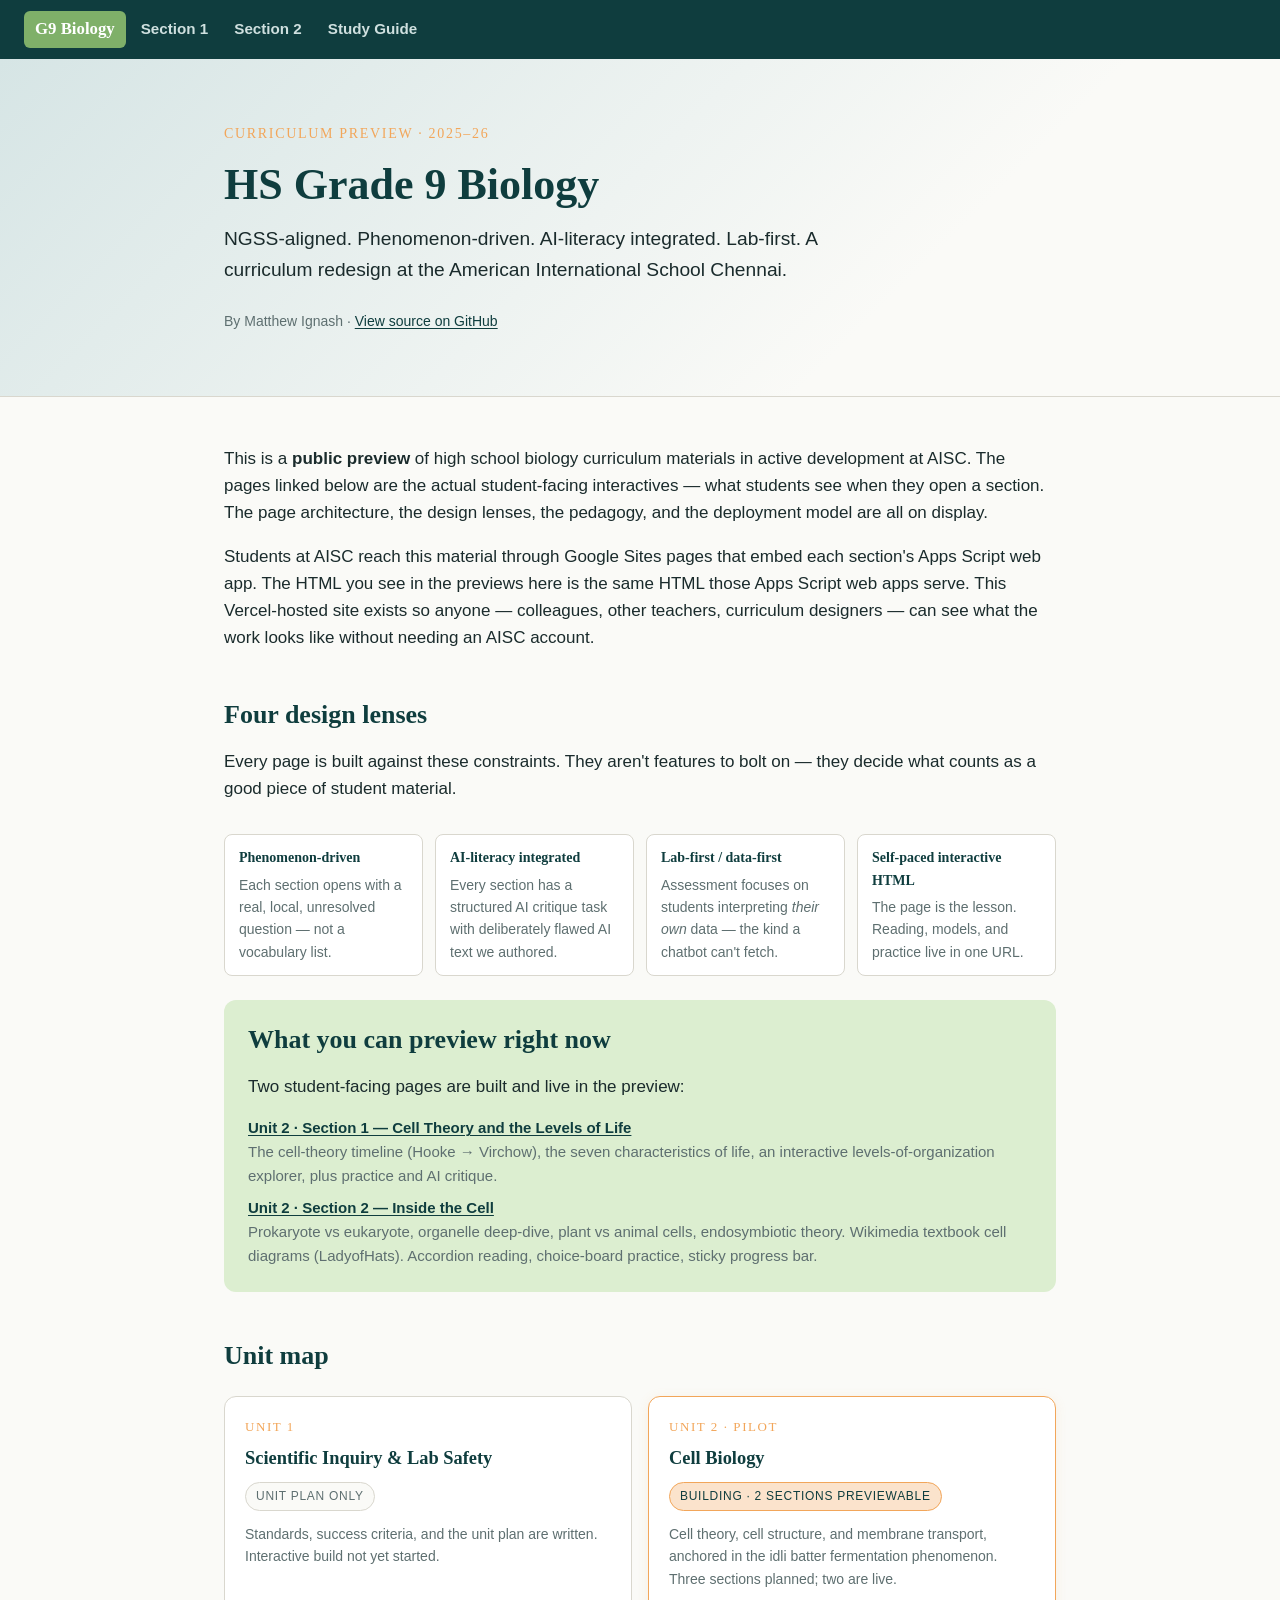
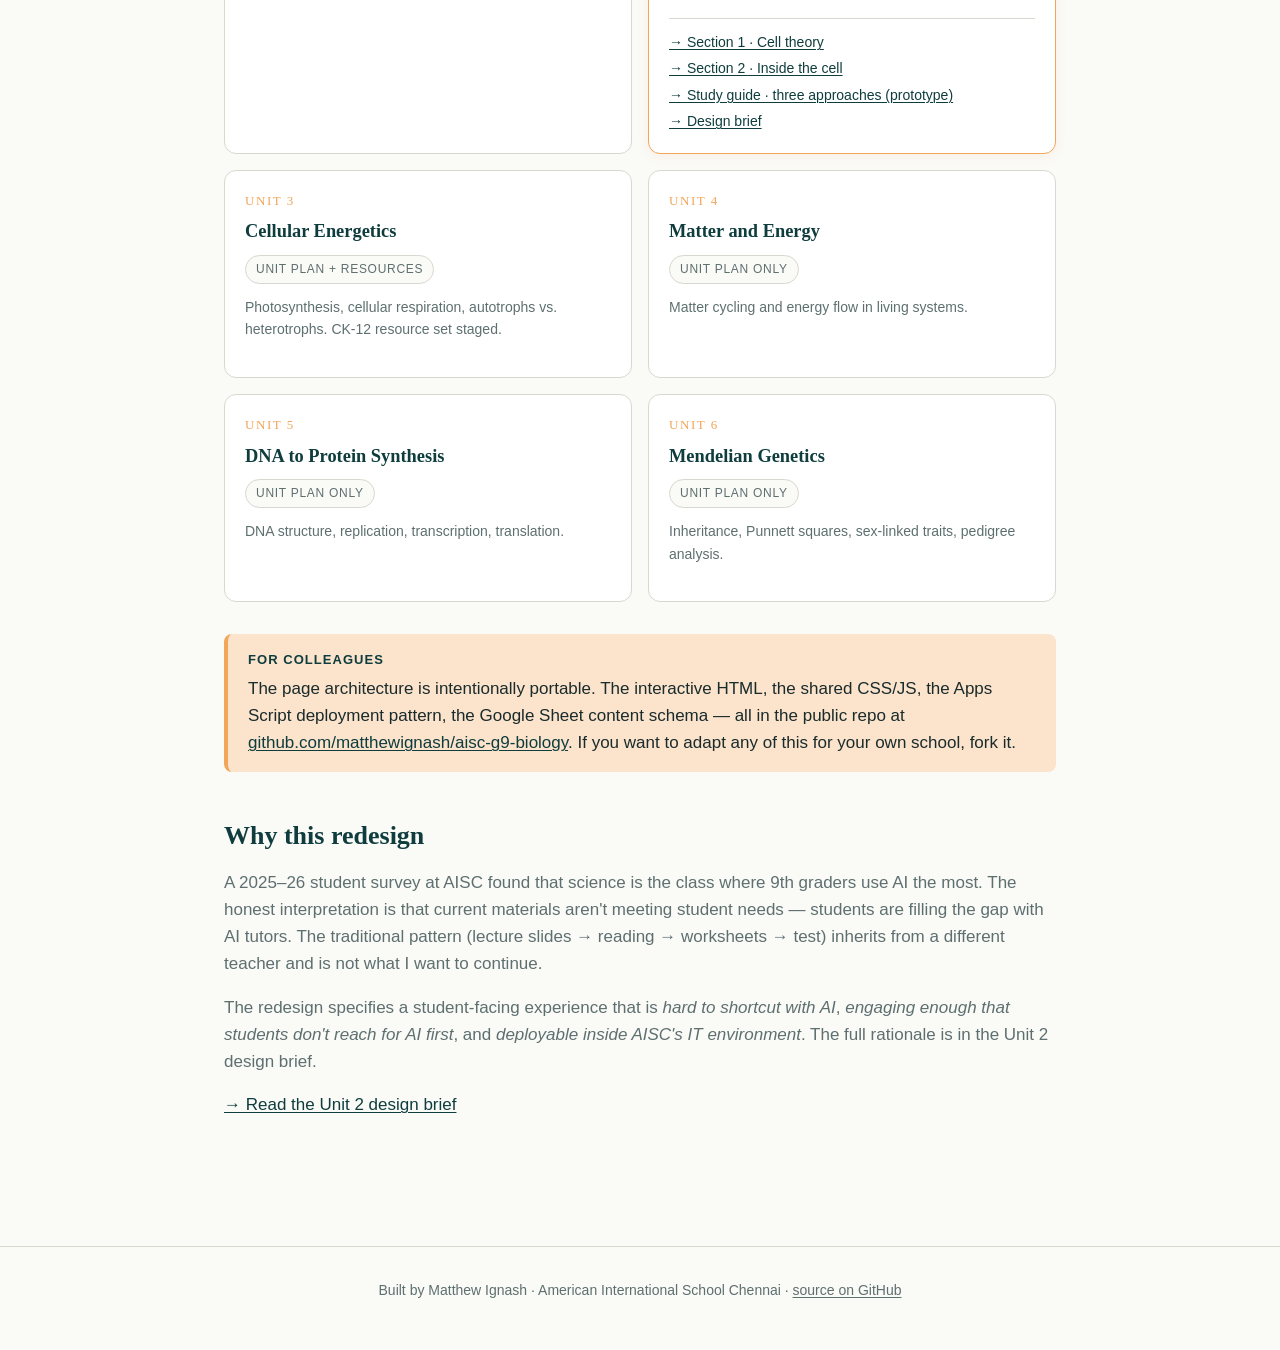
<file: index.html>
<!doctype html>
<html lang="en">
<head>
<meta charset="utf-8" />
<meta name="viewport" content="width=device-width, initial-scale=1" />
<title>HS Grade 9 Biology — Curriculum Preview · AISC</title>
<meta name="description" content="Public preview of an NGSS-aligned high school biology curriculum redesign. Phenomenon-driven, AI-literacy integrated, lab-first. By Matthew Ignash at the American International School Chennai." />
<style>
:root {
  --c-teal-deep: #0F3D3E;
  --c-sage: #7FB069;
  --c-coral: #F2A65A;
  --c-bg: #FAFAF7;
  --c-text: #1A2B2C;
  --c-muted: #5E6F70;
  --c-rule: #D9D7CE;
  --c-coral-soft: #FBE3CC;
  --c-sage-soft: #DCEED0;
  --c-teal-soft: #D6E5E5;
  --font-serif: Georgia, "Charter", "Iowan Old Style", serif;
  --font-sans: -apple-system, BlinkMacSystemFont, "Segoe UI", Roboto, "Helvetica Neue", Arial, sans-serif;
}
*, *::before, *::after { box-sizing: border-box; }
html, body { margin: 0; padding: 0; }
body {
  font-family: var(--font-sans);
  font-size: 17px;
  line-height: 1.6;
  color: var(--c-text);
  background: var(--c-bg);
}
h1, h2, h3 { font-family: var(--font-serif); color: var(--c-teal-deep); line-height: 1.25; margin: 0 0 16px 0; font-weight: 600; }
h1 { font-size: 2.5rem; }
h2 { font-size: 1.625rem; margin-top: 48px; }
h3 { font-size: 1.125rem; margin: 0 0 8px 0; }
p { margin: 0 0 16px 0; }
a { color: var(--c-teal-deep); text-decoration: underline; text-decoration-thickness: 1px; text-underline-offset: 2px; }
a:hover { color: var(--c-coral); }
.site-nav { position: sticky; top: 0; z-index: 100; display: flex; align-items: center; gap: 4px; flex-wrap: wrap; background: var(--c-teal-deep); padding: 11px 24px; }
.site-nav a { color: #cfe0df; text-decoration: none; padding: 5px 11px; border-radius: 6px; font-weight: 600; font-size: .95rem; }
.site-nav a:hover { background: rgba(255,255,255,.12); color: #fff; }
.site-nav a[aria-current="page"] { color: #fff; background: var(--c-sage); }
.site-nav .brand { font-family: var(--font-serif); font-size: 1.05rem; color: #fff; }
.wrap { max-width: 880px; margin: 0 auto; padding: 48px 24px; }
.hero {
  background: linear-gradient(135deg, var(--c-teal-soft) 0%, var(--c-bg) 70%);
  border-bottom: 1px solid var(--c-rule);
}
.hero__inner { max-width: 880px; margin: 0 auto; padding: 64px 24px 48px; }
.hero__eyebrow {
  font-family: var(--font-serif); font-size: 14px;
  letter-spacing: 0.12em; text-transform: uppercase; color: var(--c-coral);
  margin-bottom: 12px;
}
.hero h1 { font-size: 2.75rem; margin-bottom: 12px; }
.hero__tagline { font-size: 1.2rem; color: var(--c-text); max-width: 640px; }
.hero__byline { color: var(--c-muted); font-size: 14px; margin-top: 24px; }
.lenses {
  display: grid; grid-template-columns: repeat(auto-fit, minmax(180px, 1fr));
  gap: 12px; margin: 32px 0 8px 0;
}
.lens {
  background: #fff; border: 1px solid var(--c-rule); border-radius: 8px;
  padding: 12px 14px; font-size: 14px;
}
.lens__label { font-family: var(--font-serif); font-weight: 600; color: var(--c-teal-deep); display: block; margin-bottom: 4px; }
.lens__body { color: var(--c-muted); }
.callout {
  background: var(--c-coral-soft); border-left: 4px solid var(--c-coral);
  border-radius: 8px; padding: 16px 20px; margin: 32px 0;
}
.callout__label {
  font-size: 13px; text-transform: uppercase; letter-spacing: 0.08em;
  color: var(--c-teal-deep); font-weight: 600; margin-bottom: 4px;
}
.unit-grid {
  display: grid; grid-template-columns: repeat(auto-fit, minmax(280px, 1fr));
  gap: 16px; margin-top: 24px;
}
.unit-card {
  background: #fff; border: 1px solid var(--c-rule); border-radius: 12px;
  padding: 20px; display: flex; flex-direction: column;
}
.unit-card--featured { border-color: var(--c-coral); box-shadow: 0 2px 12px rgba(242, 166, 90, 0.12); }
.unit-card__number {
  font-family: var(--font-serif); font-size: 13px;
  letter-spacing: 0.12em; text-transform: uppercase; color: var(--c-coral);
  margin-bottom: 6px;
}
.unit-card__title { font-family: var(--font-serif); font-size: 1.15rem; color: var(--c-teal-deep); font-weight: 600; margin-bottom: 8px; }
.unit-card__status {
  display: inline-block; font-size: 12px; text-transform: uppercase;
  letter-spacing: 0.06em; padding: 4px 10px; border-radius: 999px;
  background: var(--c-bg); color: var(--c-muted); border: 1px solid var(--c-rule);
  margin-bottom: 12px; align-self: flex-start;
}
.unit-card__status--building { background: var(--c-coral-soft); border-color: var(--c-coral); color: var(--c-teal-deep); }
.unit-card__status--planning { background: var(--c-bg); }
.unit-card__desc { color: var(--c-muted); font-size: 14px; flex: 1 1 auto; }
.unit-card__links { margin-top: 12px; padding-top: 12px; border-top: 1px solid var(--c-rule); display: flex; flex-direction: column; gap: 4px; }
.unit-card__links a { font-size: 14px; }
.previews {
  background: var(--c-sage-soft); border-radius: 12px; padding: 24px;
  margin: 24px 0 8px 0;
}
.previews h2 { margin-top: 0; }
.preview-list { list-style: none; padding: 0; margin: 0; display: flex; flex-direction: column; gap: 8px; }
.preview-list li { font-size: 15px; }
.preview-list a { font-weight: 600; }
.preview-list span { color: var(--c-muted); }
.section--muted { color: var(--c-muted); }
.section--muted h2 { color: var(--c-teal-deep); }
footer {
  border-top: 1px solid var(--c-rule); margin-top: 64px; padding: 32px 24px;
  text-align: center; color: var(--c-muted); font-size: 14px;
}
footer a { color: var(--c-muted); }
</style>
</head>
<body>

<nav class="site-nav" aria-label="Site navigation">
  <a class="brand" href="https://aisc-g9-biology.vercel.app/" target="_top" aria-current="page">G9 Biology</a>
  <a href="https://aisc-g9-biology.vercel.app/unit-2/section-1/" target="_top">Section 1</a>
  <a href="https://aisc-g9-biology.vercel.app/unit-2/section-2/" target="_top">Section 2</a>
  <a href="https://aisc-g9-biology.vercel.app/study-guide-prototype/" target="_top">Study Guide</a>
</nav>

<header class="hero">
  <div class="hero__inner">
    <p class="hero__eyebrow">Curriculum Preview · 2025–26</p>
    <h1>HS Grade 9 Biology</h1>
    <p class="hero__tagline">NGSS-aligned. Phenomenon-driven. AI-literacy integrated. Lab-first. A curriculum redesign at the American International School Chennai.</p>
    <p class="hero__byline">By Matthew Ignash · <a href="https://github.com/matthewignash/aisc-g9-biology">View source on GitHub</a></p>
  </div>
</header>

<main class="wrap">

  <p>This is a <strong>public preview</strong> of high school biology curriculum materials in active development at AISC. The pages linked below are the actual student-facing interactives — what students see when they open a section. The page architecture, the design lenses, the pedagogy, and the deployment model are all on display.</p>

  <p>Students at AISC reach this material through Google Sites pages that embed each section's Apps Script web app. The HTML you see in the previews here is the same HTML those Apps Script web apps serve. This Vercel-hosted site exists so anyone — colleagues, other teachers, curriculum designers — can see what the work looks like without needing an AISC account.</p>

  <h2>Four design lenses</h2>
  <p>Every page is built against these constraints. They aren't features to bolt on — they decide what counts as a good piece of student material.</p>

  <div class="lenses">
    <div class="lens">
      <span class="lens__label">Phenomenon-driven</span>
      <span class="lens__body">Each section opens with a real, local, unresolved question — not a vocabulary list.</span>
    </div>
    <div class="lens">
      <span class="lens__label">AI-literacy integrated</span>
      <span class="lens__body">Every section has a structured AI critique task with deliberately flawed AI text we authored.</span>
    </div>
    <div class="lens">
      <span class="lens__label">Lab-first / data-first</span>
      <span class="lens__body">Assessment focuses on students interpreting <em>their own</em> data — the kind a chatbot can't fetch.</span>
    </div>
    <div class="lens">
      <span class="lens__label">Self-paced interactive HTML</span>
      <span class="lens__body">The page is the lesson. Reading, models, and practice live in one URL.</span>
    </div>
  </div>

  <div class="previews">
    <h2>What you can preview right now</h2>
    <p>Two student-facing pages are built and live in the preview:</p>
    <ul class="preview-list">
      <li>
        <a href="/unit-2/section-1/">Unit 2 · Section 1 — Cell Theory and the Levels of Life</a>
        <br><span>The cell-theory timeline (Hooke → Virchow), the seven characteristics of life, an interactive levels-of-organization explorer, plus practice and AI critique.</span>
      </li>
      <li>
        <a href="/unit-2/section-2/">Unit 2 · Section 2 — Inside the Cell</a>
        <br><span>Prokaryote vs eukaryote, organelle deep-dive, plant vs animal cells, endosymbiotic theory. Wikimedia textbook cell diagrams (LadyofHats). Accordion reading, choice-board practice, sticky progress bar.</span>
      </li>
    </ul>
  </div>

  <h2>Unit map</h2>

  <div class="unit-grid">

    <div class="unit-card">
      <p class="unit-card__number">Unit 1</p>
      <p class="unit-card__title">Scientific Inquiry &amp; Lab Safety</p>
      <span class="unit-card__status unit-card__status--planning">Unit plan only</span>
      <p class="unit-card__desc">Standards, success criteria, and the unit plan are written. Interactive build not yet started.</p>
    </div>

    <div class="unit-card unit-card--featured">
      <p class="unit-card__number">Unit 2 · Pilot</p>
      <p class="unit-card__title">Cell Biology</p>
      <span class="unit-card__status unit-card__status--building">Building · 2 sections previewable</span>
      <p class="unit-card__desc">Cell theory, cell structure, and membrane transport, anchored in the idli batter fermentation phenomenon. Three sections planned; two are live.</p>
      <div class="unit-card__links">
        <a href="/unit-2/section-1/">→ Section 1 · Cell theory</a>
        <a href="/unit-2/section-2/">→ Section 2 · Inside the cell</a>
        <a href="/study-guide-prototype/">→ Study guide · three approaches (prototype)</a>
        <a href="https://github.com/matthewignash/aisc-g9-biology/blob/main/unit-2/design-brief.md">→ Design brief</a>
      </div>
    </div>

    <div class="unit-card">
      <p class="unit-card__number">Unit 3</p>
      <p class="unit-card__title">Cellular Energetics</p>
      <span class="unit-card__status unit-card__status--planning">Unit plan + resources</span>
      <p class="unit-card__desc">Photosynthesis, cellular respiration, autotrophs vs. heterotrophs. CK-12 resource set staged.</p>
    </div>

    <div class="unit-card">
      <p class="unit-card__number">Unit 4</p>
      <p class="unit-card__title">Matter and Energy</p>
      <span class="unit-card__status unit-card__status--planning">Unit plan only</span>
      <p class="unit-card__desc">Matter cycling and energy flow in living systems.</p>
    </div>

    <div class="unit-card">
      <p class="unit-card__number">Unit 5</p>
      <p class="unit-card__title">DNA to Protein Synthesis</p>
      <span class="unit-card__status unit-card__status--planning">Unit plan only</span>
      <p class="unit-card__desc">DNA structure, replication, transcription, translation.</p>
    </div>

    <div class="unit-card">
      <p class="unit-card__number">Unit 6</p>
      <p class="unit-card__title">Mendelian Genetics</p>
      <span class="unit-card__status unit-card__status--planning">Unit plan only</span>
      <p class="unit-card__desc">Inheritance, Punnett squares, sex-linked traits, pedigree analysis.</p>
    </div>

  </div>

  <div class="callout">
    <p class="callout__label">For colleagues</p>
    <p style="margin:0">The page architecture is intentionally portable. The interactive HTML, the shared CSS/JS, the Apps Script deployment pattern, the Google Sheet content schema — all in the public repo at <a href="https://github.com/matthewignash/aisc-g9-biology">github.com/matthewignash/aisc-g9-biology</a>. If you want to adapt any of this for your own school, fork it.</p>
  </div>

  <section class="section--muted">
    <h2>Why this redesign</h2>
    <p>A 2025–26 student survey at AISC found that science is the class where 9th graders use AI the most. The honest interpretation is that current materials aren't meeting student needs — students are filling the gap with AI tutors. The traditional pattern (lecture slides → reading → worksheets → test) inherits from a different teacher and is not what I want to continue.</p>
    <p>The redesign specifies a student-facing experience that is <em>hard to shortcut with AI</em>, <em>engaging enough that students don't reach for AI first</em>, and <em>deployable inside AISC's IT environment</em>. The full rationale is in the Unit 2 design brief.</p>
    <p><a href="https://github.com/matthewignash/aisc-g9-biology/blob/main/unit-2/design-brief.md">→ Read the Unit 2 design brief</a></p>
  </section>

</main>

<footer>
  <p>Built by Matthew Ignash · American International School Chennai · <a href="https://github.com/matthewignash/aisc-g9-biology">source on GitHub</a></p>
</footer>

</body>
</html>
</file>
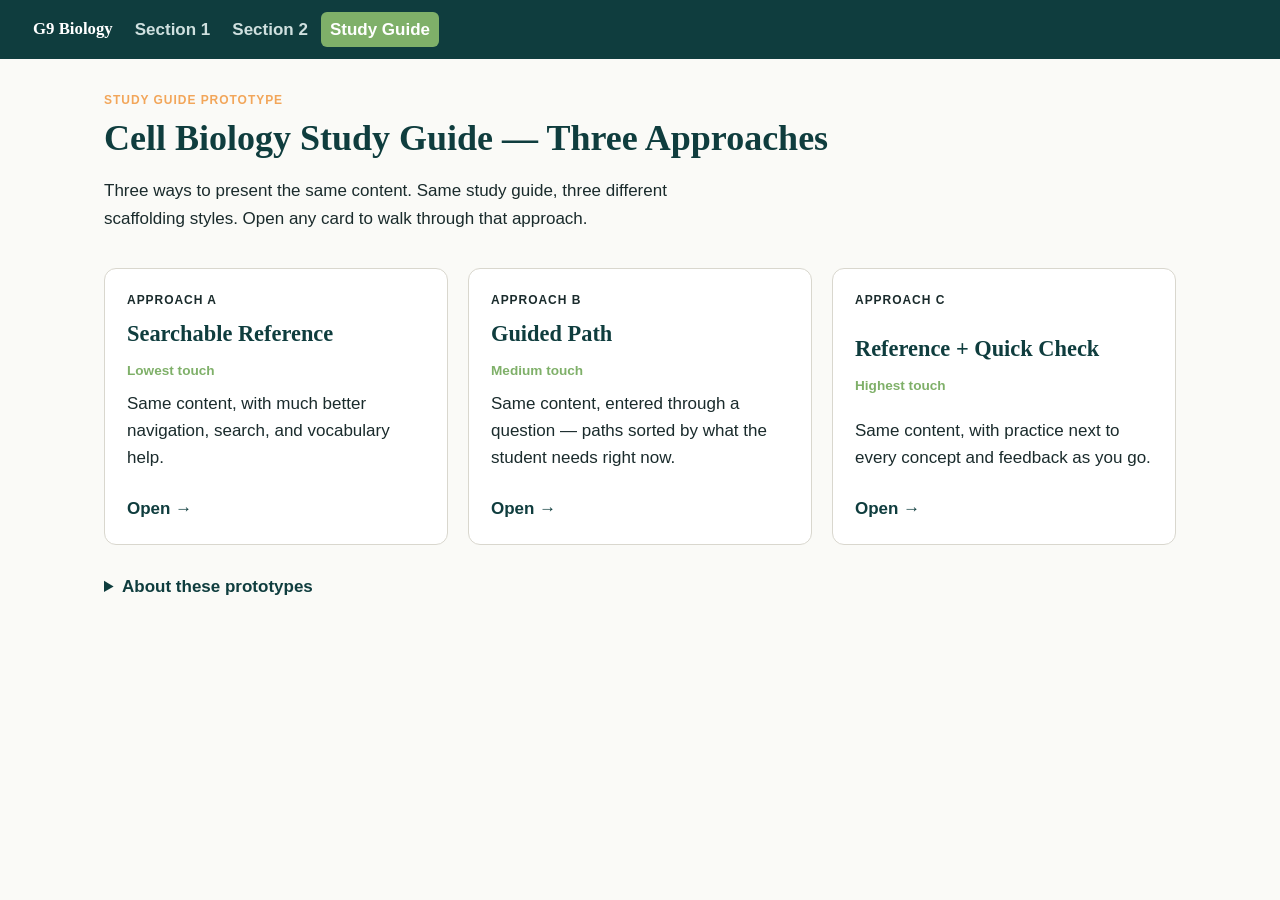
<file: study-guide-prototype/index.html>
<!doctype html>
<html lang="en">
<head>
<meta charset="utf-8" />
<meta name="viewport" content="width=device-width, initial-scale=1" />
<title>Cell Biology Study Guide — Three Approaches</title>
<meta name="description" content="Three ways to present the same Cell Biology study guide content. For adult evaluation." />
<link rel="stylesheet" href="/study-guide-prototype/css/app.css" />
<style>
  .lead { max-width: 640px; }
  .cards { display: grid; grid-template-columns: repeat(3, 1fr); gap: 20px; margin: 36px 0 28px; }
  .approach-card { display: flex; flex-direction: column; text-decoration: none; color: inherit; transition: border-color .15s; }
  .approach-card:hover { border-color: var(--c-coral); }
  .approach-card h2 { margin-top: 4px; font-size: 1.4rem; }
  .approach-card .touch { font-size: .85rem; font-weight: 600; color: var(--c-sage); margin-bottom: 8px; }
  .approach-card p { color: var(--c-text); flex: 1; }
  .approach-card .open { color: var(--c-teal-deep); font-weight: 600; margin-top: 8px; }
  details.about { max-width: 640px; margin-top: 16px; }
  details.about summary { cursor: pointer; font-weight: 600; color: var(--c-teal-deep); }
  details.about p { margin-top: 12px; color: var(--c-muted); font-size: .95rem; }
  @media (max-width: 768px) { .cards { grid-template-columns: 1fr; } }
</style>
</head>
<body>
<header class="topbar">
  <nav class="sitelinks" aria-label="Site">
    <a class="brand" href="https://aisc-g9-biology.vercel.app/" target="_top">G9 Biology</a>
    <a href="https://aisc-g9-biology.vercel.app/unit-2/section-1/" target="_top">Section 1</a>
    <a href="https://aisc-g9-biology.vercel.app/unit-2/section-2/" target="_top">Section 2</a>
    <a href="https://aisc-g9-biology.vercel.app/study-guide-prototype/" target="_top" aria-current="page">Study Guide</a>
  </nav>
</header>
<div class="shell">
  <p class="eyebrow">Study Guide Prototype</p>
  <h1>Cell Biology Study Guide — Three Approaches</h1>
  <p class="lead">Three ways to present the same content. Same study guide, three different scaffolding styles. Open any card to walk through that approach.</p>

  <div class="cards">
    <a class="approach-card card" href="/study-guide-prototype/searchable">
      <p class="eyebrow">Approach A</p>
      <h2>Searchable Reference</h2>
      <p class="touch">Lowest touch</p>
      <p>Same content, with much better navigation, search, and vocabulary help.</p>
      <span class="open">Open →</span>
    </a>
    <a class="approach-card card" href="/study-guide-prototype/guided">
      <p class="eyebrow">Approach B</p>
      <h2>Guided Path</h2>
      <p class="touch">Medium touch</p>
      <p>Same content, entered through a question — paths sorted by what the student needs right now.</p>
      <span class="open">Open →</span>
    </a>
    <a class="approach-card card" href="/study-guide-prototype/hybrid">
      <p class="eyebrow">Approach C</p>
      <h2>Reference + Quick Check</h2>
      <p class="touch">Highest touch</p>
      <p>Same content, with practice next to every concept and feedback as you go.</p>
      <span class="open">Open →</span>
    </a>
  </div>

  <details class="about">
    <summary>About these prototypes</summary>
    <p>The content is identical across all three approaches — only the way students reach it changes. These are for adult evaluation, not student use yet. Once a preferred approach is chosen, it will be ported to Google Apps Script for student deployment, since Vercel is not reachable on the school network.</p>
    <p class="note">Note: Sections 1–2 use existing Section 1 content. Sections 3–8 use standard biology content authored for this prototype and should be verified against the colleague's study guide before student use.</p>
  </details>
</div>
</body>
</html>
</file>
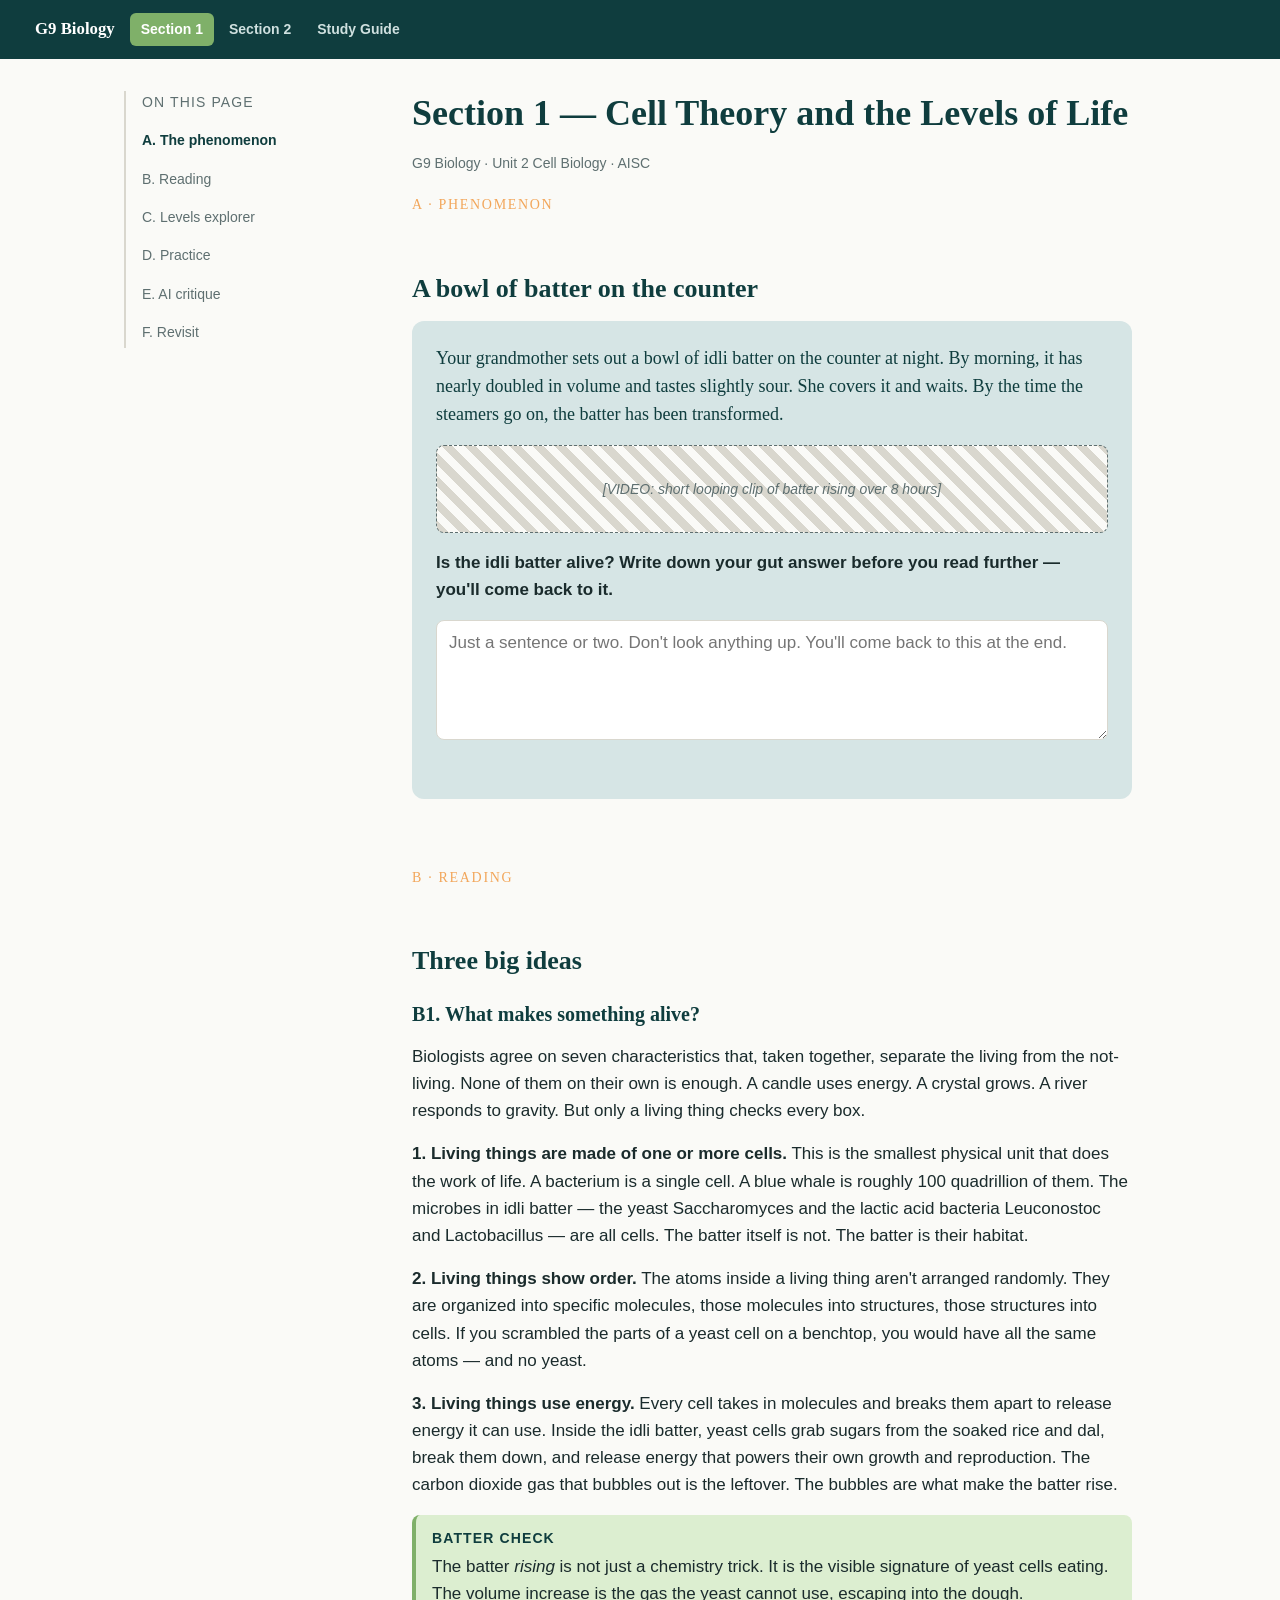
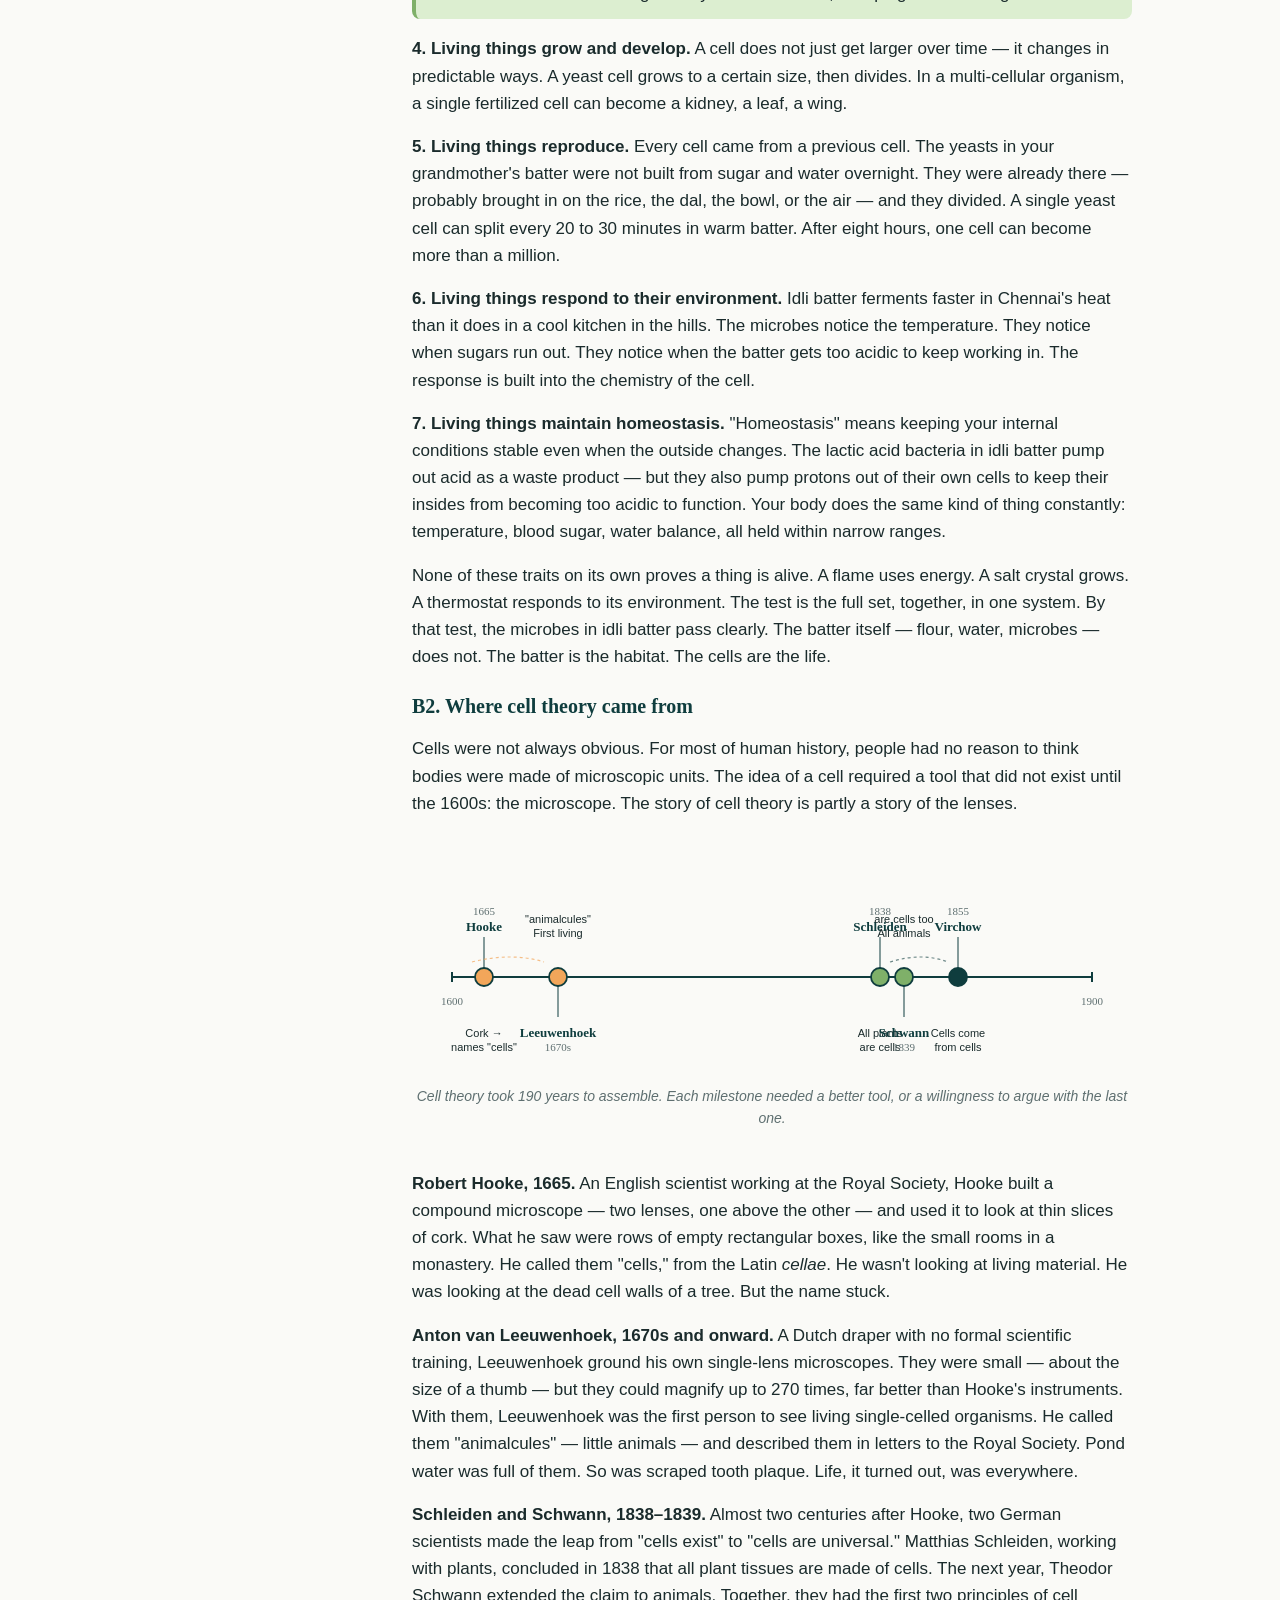
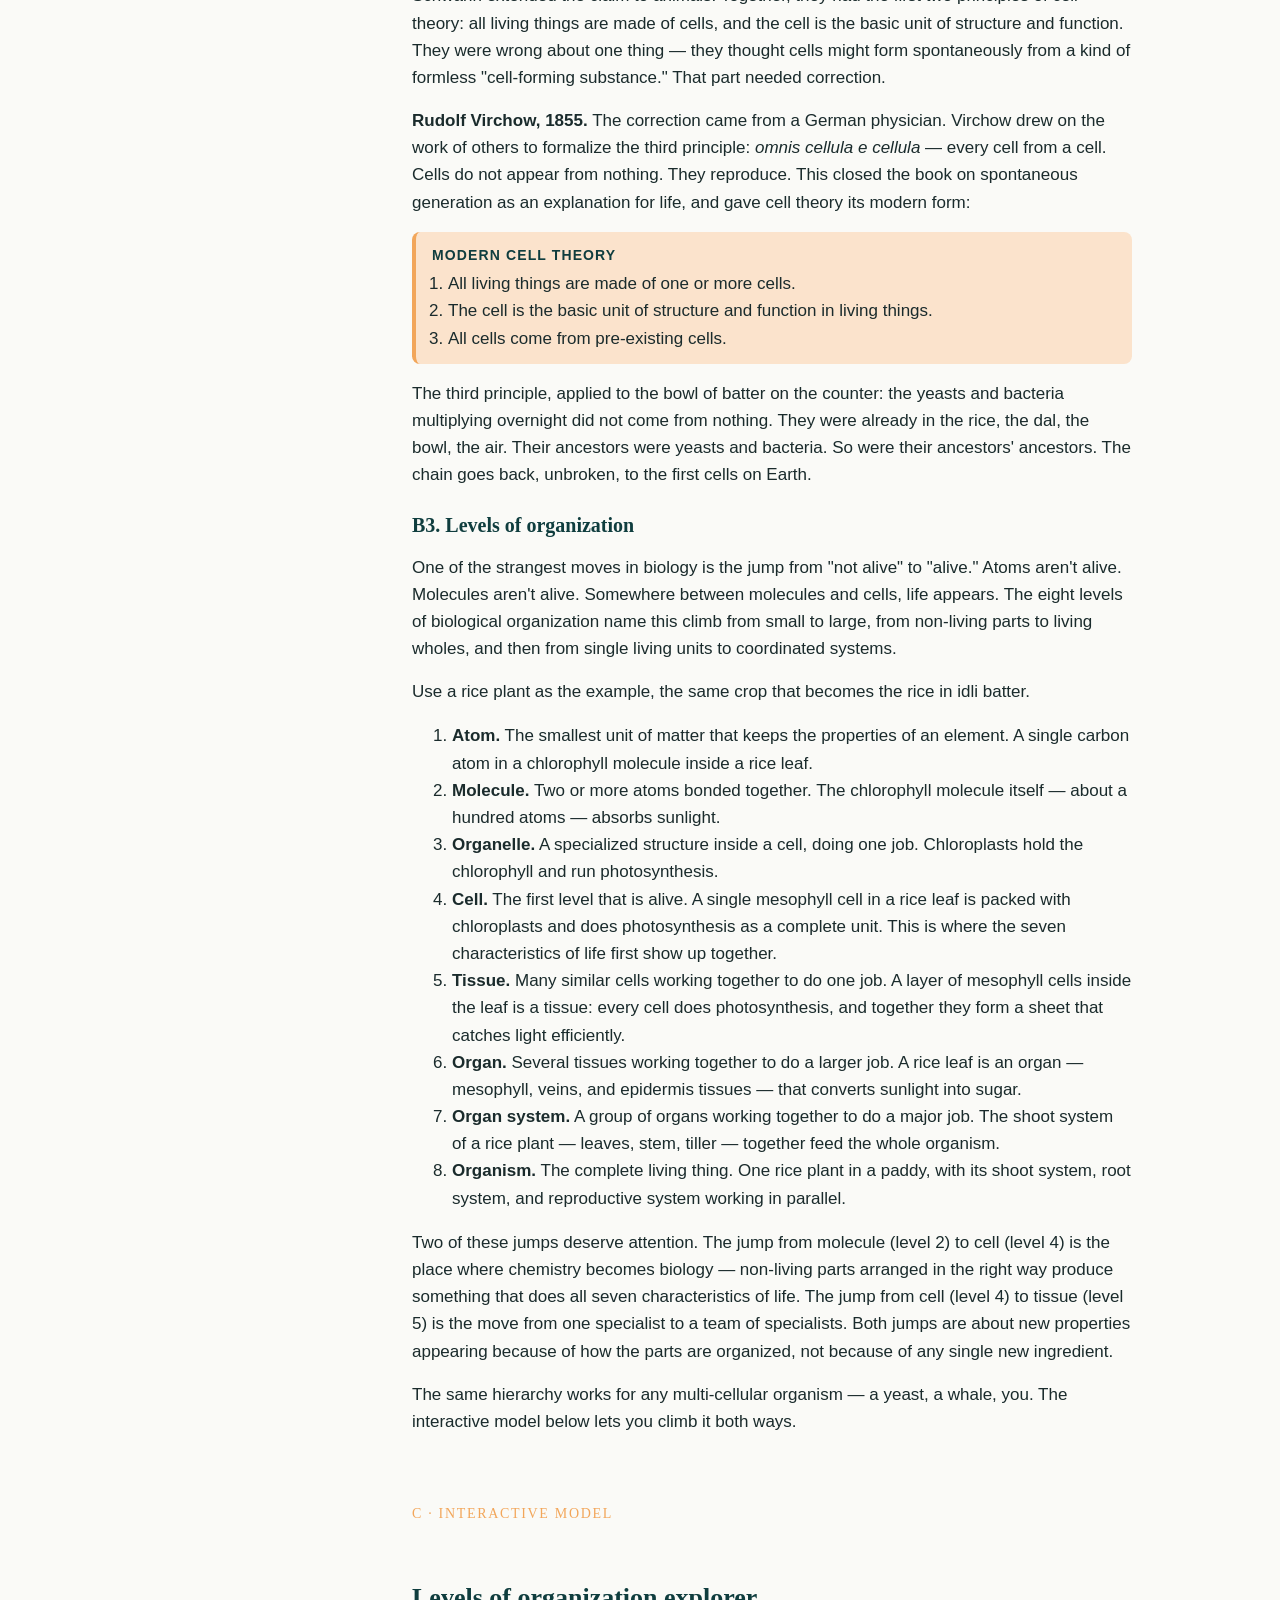
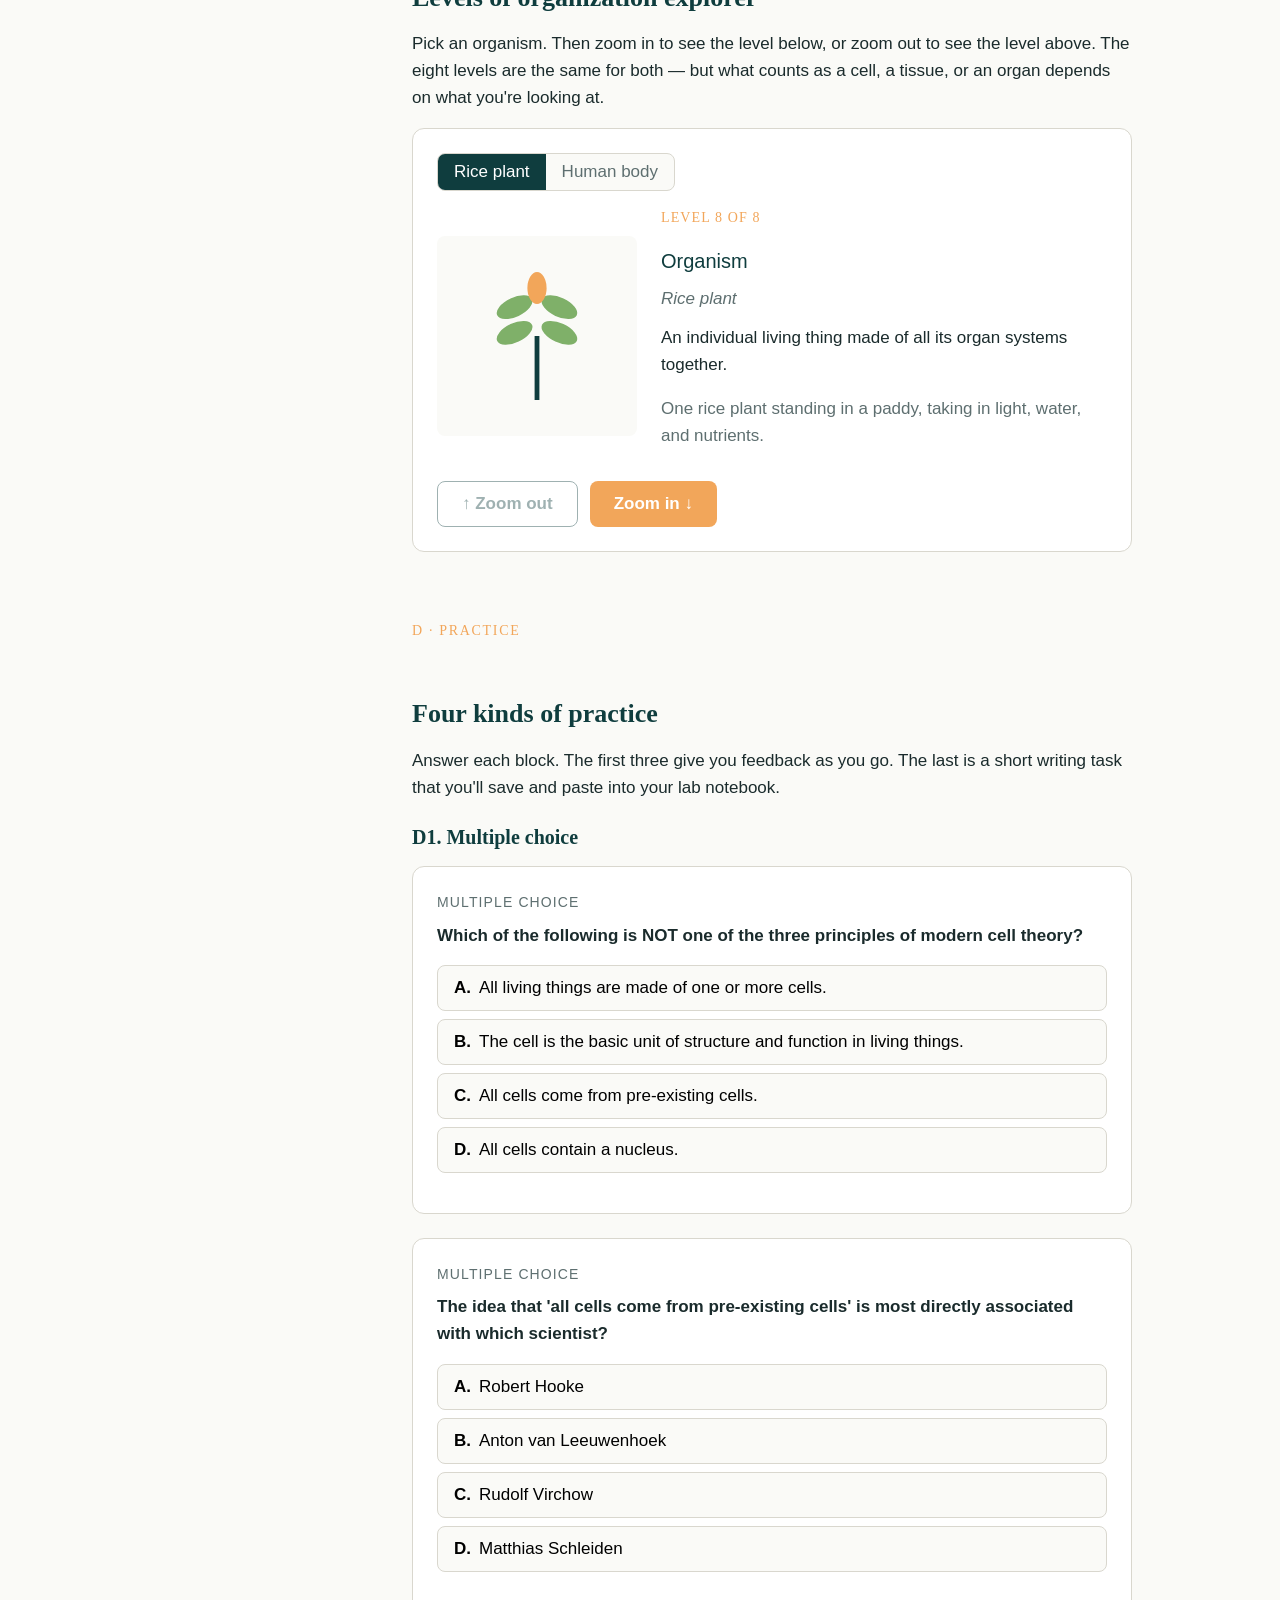
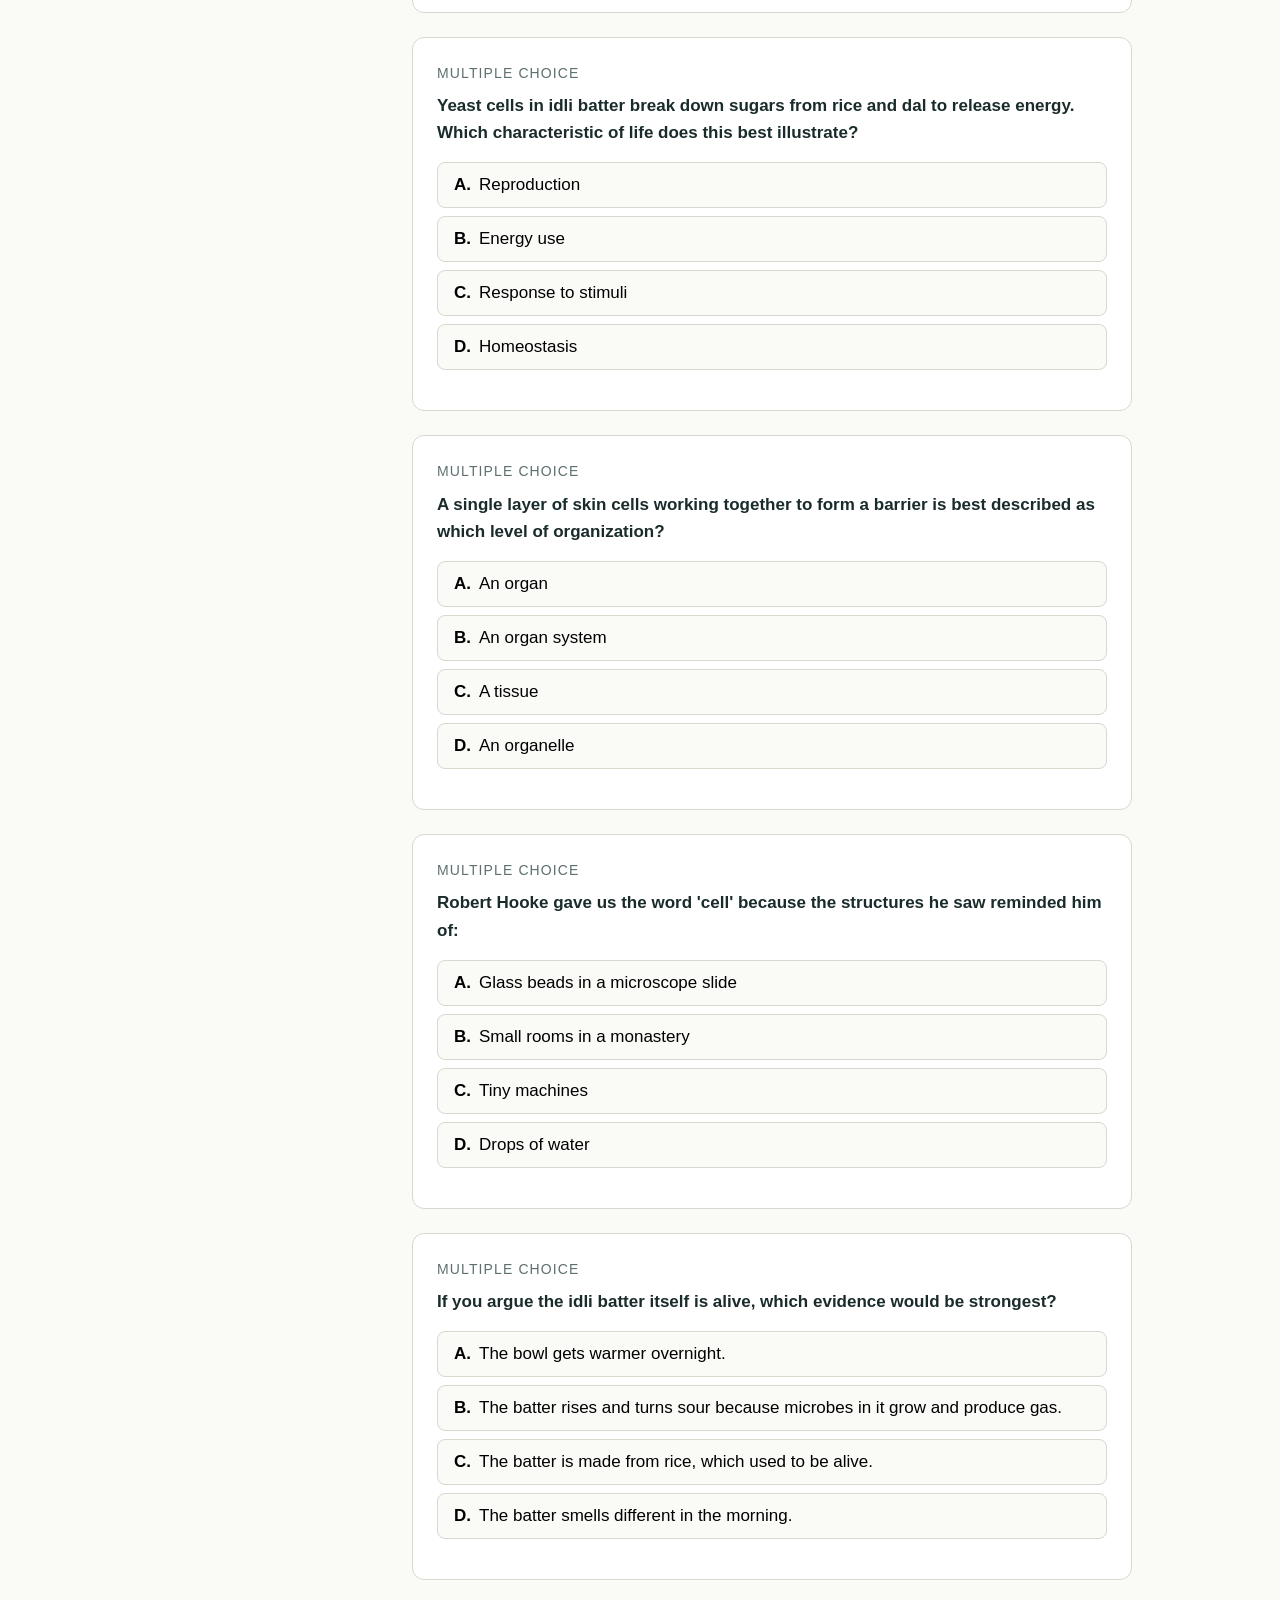
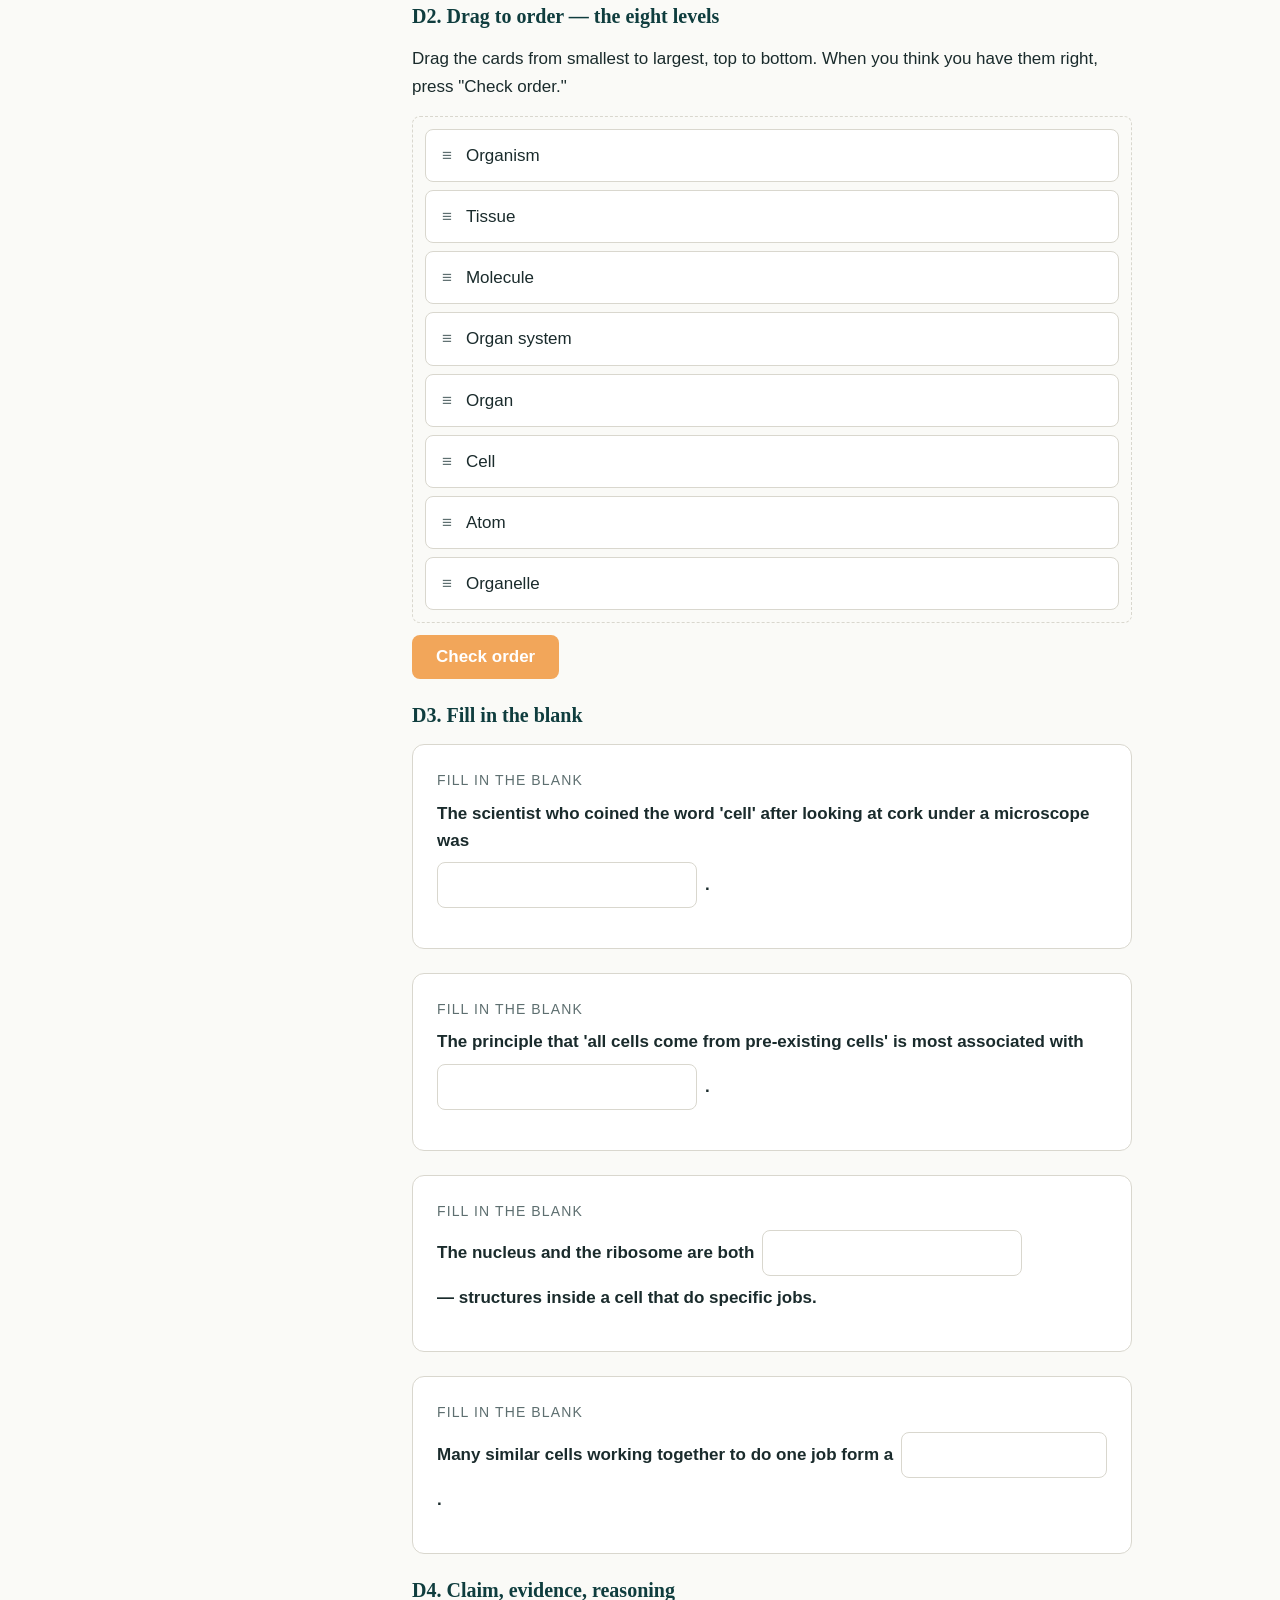
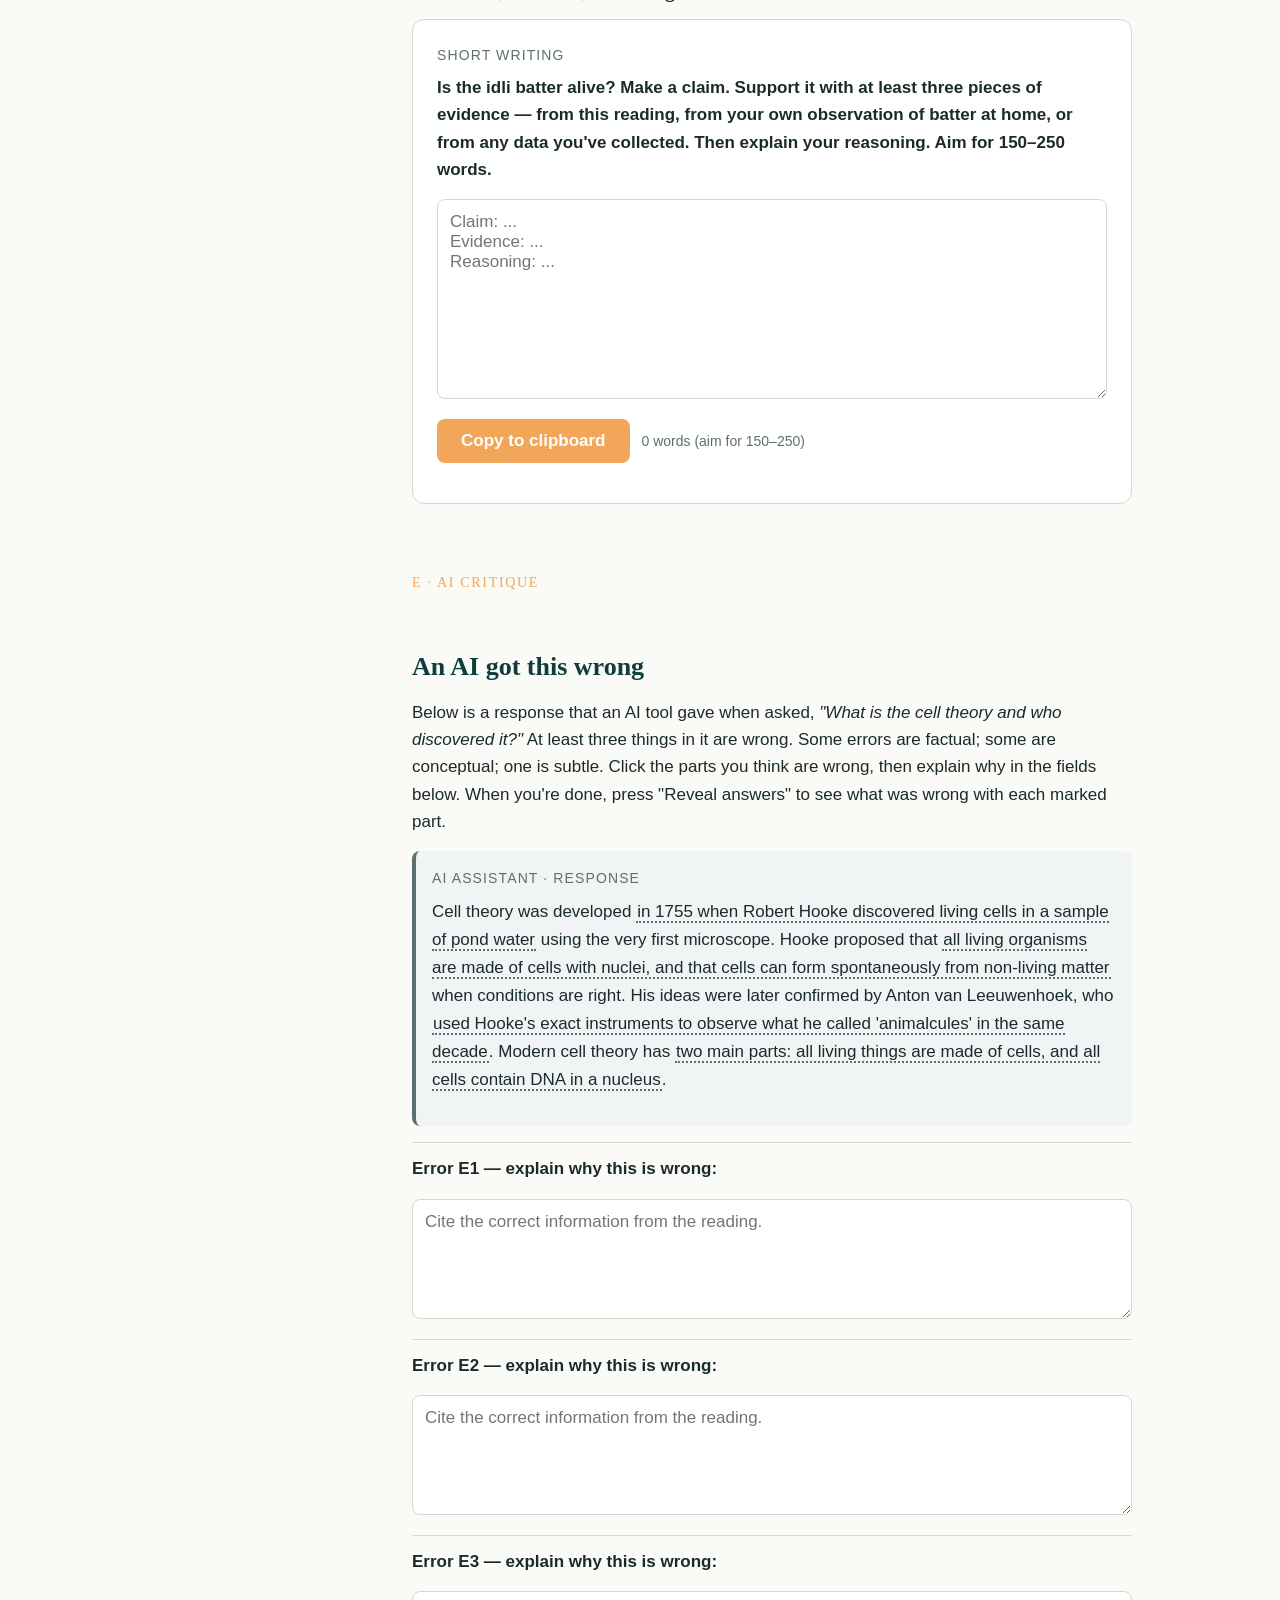
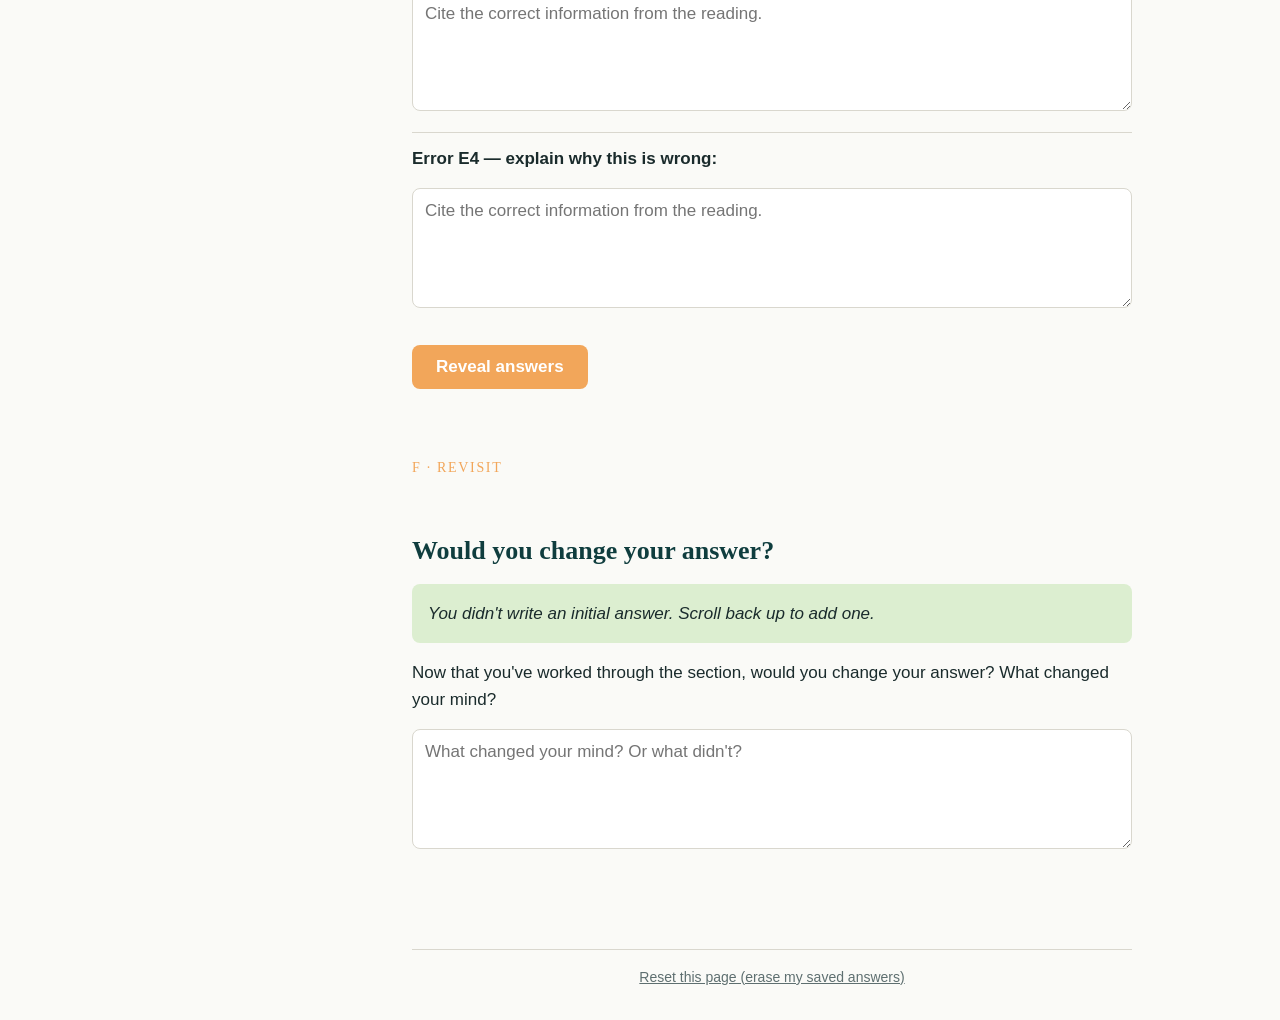
<file: unit-2/section-1/index.html>
<!doctype html>
<html lang="en">
<head>
<meta charset="utf-8" />
<meta name="viewport" content="width=device-width, initial-scale=1" />
<title>Section 1 — Cell Theory and the Levels of Life · G9 Biology</title>
<style>
:root {
  --c-teal-deep: #0F3D3E;
  --c-sage: #7FB069;
  --c-coral: #F2A65A;
  --c-bg: #FAFAF7;
  --c-text: #1A2B2C;
  --c-muted: #5E6F70;
  --c-rule: #D9D7CE;
  --c-error: #B23A48;
  --c-coral-soft: #FBE3CC;
  --c-sage-soft: #DCEED0;
  --c-teal-soft: #D6E5E5;
  --font-serif: Georgia, "Charter", "Iowan Old Style", serif;
  --font-sans: -apple-system, BlinkMacSystemFont, "Segoe UI", Roboto, "Helvetica Neue", Arial, sans-serif;
  --fs-body: 17px;
  --fs-small: 14px;
  --fs-h1: 2.25rem;
  --fs-h2: 1.625rem;
  --fs-h3: 1.25rem;
  --lh-body: 1.6;
  --lh-tight: 1.25;
  --s-1: 4px; --s-2: 8px; --s-3: 12px; --s-4: 16px; --s-5: 24px;
  --s-6: 32px; --s-7: 48px; --s-8: 64px;
  --radius: 8px;
  --radius-lg: 12px;
  --content-width: 720px;
  --shell-width: 1080px;
}
@media (max-width: 768px) {
  :root { --fs-body: 16px; --fs-h1: 1.875rem; --fs-h2: 1.375rem; --fs-h3: 1.125rem; }
}
*, *::before, *::after { box-sizing: border-box; }
html, body { margin: 0; padding: 0; }
body {
  font-family: var(--font-sans);
  font-size: var(--fs-body);
  line-height: var(--lh-body);
  color: var(--c-text);
  background: var(--c-bg);
  -webkit-text-size-adjust: 100%;
}
h1, h2, h3, h4 {
  font-family: var(--font-serif);
  color: var(--c-teal-deep);
  line-height: var(--lh-tight);
  margin: 0 0 var(--s-4) 0;
  font-weight: 600;
}
h1 { font-size: var(--fs-h1); }
h2 { font-size: var(--fs-h2); margin-top: var(--s-7); }
h3 { font-size: var(--fs-h3); margin-top: var(--s-5); }
p { margin: 0 0 var(--s-4) 0; }
a { color: var(--c-teal-deep); text-decoration: underline; text-decoration-thickness: 1px; text-underline-offset: 2px; }
a:hover { color: var(--c-coral); }
:focus-visible { outline: 2px solid var(--c-coral); outline-offset: 2px; border-radius: 3px; }
button { font-family: inherit; font-size: inherit; cursor: pointer; }
input, textarea { font-family: inherit; font-size: inherit; color: inherit; }
.shell {
  display: grid;
  grid-template-columns: 240px minmax(0, 1fr);
  gap: var(--s-7);
  max-width: var(--shell-width);
  margin: 0 auto;
  padding: var(--s-6) var(--s-5);
}
.shell__main { max-width: var(--content-width); min-width: 0; }
.shell__main > section { margin-bottom: var(--s-8); scroll-margin-top: var(--s-5); }
@media (max-width: 1023px) {
  .shell { grid-template-columns: 1fr; gap: var(--s-5); padding: var(--s-4); }
}
.sr-only {
  position: absolute; width: 1px; height: 1px; padding: 0; margin: -1px;
  overflow: hidden; clip: rect(0, 0, 0, 0); white-space: nowrap; border: 0;
}
.toc { position: sticky; top: var(--s-5); align-self: start; border-left: 2px solid var(--c-rule); padding-left: var(--s-4); font-size: var(--fs-small); }
.site-nav { display: flex; align-items: center; gap: 4px; flex-wrap: wrap; background: var(--c-teal-deep); padding: 11px 24px; }
.site-nav a { color: #cfe0df; text-decoration: none; padding: 5px 11px; border-radius: 6px; font-weight: 600; font-size: var(--fs-small); }
.site-nav a:hover { background: rgba(255,255,255,.12); color: #fff; }
.site-nav a[aria-current="page"] { color: #fff; background: var(--c-sage); }
.site-nav .brand { font-family: var(--font-serif); font-size: 1.05rem; color: #fff; }
.toc__label { text-transform: uppercase; letter-spacing: 0.08em; color: var(--c-muted); margin-bottom: var(--s-3); }
.toc ol { list-style: none; padding: 0; margin: 0; display: flex; flex-direction: column; gap: var(--s-2); }
.toc a { text-decoration: none; color: var(--c-muted); display: block; padding: var(--s-1) 0; }
.toc a:hover { color: var(--c-teal-deep); }
.toc a[aria-current="true"] { color: var(--c-teal-deep); font-weight: 600; }
@media (max-width: 1023px) {
  .toc { position: relative; top: 0; border-left: none; border-bottom: 1px solid var(--c-rule); padding: 0 0 var(--s-4) 0; }
  .toc ol { flex-direction: row; flex-wrap: wrap; gap: var(--s-4); }
}
.section-marker {
  display: inline-block; font-family: var(--font-serif); font-size: var(--fs-small);
  letter-spacing: 0.12em; text-transform: uppercase; color: var(--c-coral); margin-bottom: var(--s-2);
}
.phenomenon { background: var(--c-teal-soft); border-radius: var(--radius-lg); padding: var(--s-5); }
.phenomenon__scene { font-family: var(--font-serif); font-size: 1.125rem; line-height: 1.55; color: var(--c-teal-deep); }
.phenomenon__prompt { font-weight: 600; margin-top: var(--s-4); }
.video-placeholder, .img-placeholder {
  background: repeating-linear-gradient(45deg, var(--c-rule), var(--c-rule) 8px, var(--c-bg) 8px, var(--c-bg) 16px);
  border: 1px dashed var(--c-muted); color: var(--c-muted); padding: var(--s-6) var(--s-4);
  text-align: center; border-radius: var(--radius); font-size: var(--fs-small); font-style: italic;
}
.btn {
  display: inline-block; background: var(--c-coral); color: #fff; border: none;
  border-radius: var(--radius); padding: var(--s-3) var(--s-5); font-weight: 600; text-decoration: none;
}
.btn:hover { background: #E89042; color: #fff; }
.btn--secondary { background: transparent; color: var(--c-teal-deep); border: 1.5px solid var(--c-teal-deep); }
.btn--secondary:hover { background: var(--c-teal-soft); color: var(--c-teal-deep); }
.input, .textarea {
  width: 100%; border: 1.5px solid var(--c-rule); background: #fff;
  border-radius: var(--radius); padding: var(--s-3);
}
.textarea { min-height: 120px; resize: vertical; }
.input:focus, .textarea:focus { border-color: var(--c-teal-deep); outline: 2px solid var(--c-coral); outline-offset: 0; }
.practice { border: 1px solid var(--c-rule); border-radius: var(--radius-lg); padding: var(--s-5); background: #fff; margin-bottom: var(--s-5); }
.practice__label { font-size: var(--fs-small); text-transform: uppercase; letter-spacing: 0.08em; color: var(--c-muted); margin-bottom: var(--s-2); }
.practice__prompt { font-weight: 600; margin-bottom: var(--s-4); }
.mcq-option {
  display: block; width: 100%; text-align: left; background: var(--c-bg);
  border: 1.5px solid var(--c-rule); border-radius: var(--radius);
  padding: var(--s-3) var(--s-4); margin-bottom: var(--s-2);
}
.mcq-option:hover { border-color: var(--c-teal-deep); }
.mcq-option[aria-pressed="true"] { border-color: var(--c-teal-deep); background: var(--c-teal-soft); }
.mcq-option.is-correct { border-color: var(--c-sage); background: var(--c-sage-soft); }
.mcq-option.is-incorrect { border-color: var(--c-error); background: #F5DDE0; }
.mcq-option:disabled { cursor: default; }
.mcq-feedback { margin-top: var(--s-3); font-size: var(--fs-small); color: var(--c-muted); }
.mcq-feedback.is-correct { color: var(--c-teal-deep); }
.mcq-feedback.is-incorrect { color: var(--c-error); }
.fill-row { display: flex; flex-wrap: wrap; gap: var(--s-2); align-items: center; }
.fill-row .input { flex: 1 1 200px; }
.fill-feedback { margin-top: var(--s-2); font-size: var(--fs-small); }
.fill-feedback.is-correct { color: var(--c-teal-deep); }
.fill-feedback.is-incorrect { color: var(--c-error); }
.drag-zone {
  display: flex; flex-direction: column; gap: var(--s-2); padding: var(--s-3);
  background: var(--c-bg); border: 1.5px dashed var(--c-rule); border-radius: var(--radius); min-height: 60px;
}
.drag-card {
  background: #fff; border: 1.5px solid var(--c-rule); border-radius: var(--radius);
  padding: var(--s-3) var(--s-4); cursor: grab; user-select: none; touch-action: none;
  transition: transform 150ms ease, box-shadow 150ms ease, border-color 150ms ease;
}
.drag-card:active { cursor: grabbing; }
.drag-card.is-dragging {
  cursor: grabbing;
  box-shadow: 0 10px 24px rgba(15, 61, 62, 0.18);
  border-color: var(--c-teal-deep);
  transform: scale(1.02);
  transition: none;
}
.drag-card.is-misplaced { border-color: var(--c-error); background: #F5DDE0; }
.drag-card.is-correct { border-color: var(--c-sage); background: var(--c-sage-soft); }
.drag-placeholder {
  background: var(--c-coral-soft);
  border: 1.5px dashed var(--c-coral);
  border-radius: var(--radius);
  transition: height 120ms ease;
}
.drag-handle { display: inline-block; margin-right: var(--s-3); color: var(--c-muted); letter-spacing: 2px; user-select: none; }
.ai-block { background: #F1F4F4; border-left: 4px solid var(--c-muted); border-radius: var(--radius); padding: var(--s-4); margin-bottom: var(--s-4); line-height: 1.65; }
.ai-block__source { font-size: var(--fs-small); color: var(--c-muted); margin-bottom: var(--s-2); text-transform: uppercase; letter-spacing: 0.08em; }
.ai-error-marker { background: transparent; border-bottom: 2px dotted var(--c-muted); padding: 0 1px; cursor: pointer; }
.ai-error-marker:hover { background: var(--c-coral-soft); }
.ai-error-marker.is-selected { background: var(--c-coral-soft); border-bottom-color: var(--c-coral); }
.ai-error-marker.is-revealed-correct { background: var(--c-sage-soft); border-bottom: 2px solid var(--c-sage); }
.ai-error-marker.is-revealed-missed { background: #F5DDE0; border-bottom: 2px solid var(--c-error); }
.ai-error-list { margin-top: var(--s-4); padding-left: 0; list-style: none; }
.ai-error-list li { border-top: 1px solid var(--c-rule); padding: var(--s-3) 0; }
.levels { background: #fff; border: 1px solid var(--c-rule); border-radius: var(--radius-lg); padding: var(--s-5); }
.levels__toggle { display: inline-flex; background: var(--c-bg); border-radius: var(--radius); border: 1px solid var(--c-rule); overflow: hidden; margin-bottom: var(--s-4); }
.levels__toggle button { border: none; background: transparent; padding: var(--s-2) var(--s-4); color: var(--c-muted); }
.levels__toggle button[aria-pressed="true"] { background: var(--c-teal-deep); color: #fff; }
.levels__stage { display: flex; gap: var(--s-5); align-items: center; flex-wrap: wrap; }
.levels__figure { flex: 0 0 200px; height: 200px; background: var(--c-bg); border-radius: var(--radius); display: flex; align-items: center; justify-content: center; }
.levels__figure svg { width: 80%; height: 80%; }
.levels__body { flex: 1 1 240px; min-width: 0; }
.levels__index { font-family: var(--font-serif); color: var(--c-coral); font-size: var(--fs-small); letter-spacing: 0.08em; text-transform: uppercase; }
.levels__name { font-size: var(--fs-h3); color: var(--c-teal-deep); margin: var(--s-1) 0 var(--s-2) 0; }
.levels__label { font-style: italic; color: var(--c-muted); margin-bottom: var(--s-3); }
.levels__controls { display: flex; gap: var(--s-3); margin-top: var(--s-4); }
.levels__controls button[disabled] { opacity: 0.4; cursor: not-allowed; }
.revisit__prior { background: var(--c-sage-soft); border-radius: var(--radius); padding: var(--s-4); margin-bottom: var(--s-4); font-style: italic; }
.revisit__prior strong { font-style: normal; color: var(--c-teal-deep); }
.timeline { margin: var(--s-5) 0; padding: var(--s-4) 0; }
.timeline svg { width: 100%; height: auto; display: block; }
.timeline figcaption { font-size: var(--fs-small); color: var(--c-muted); text-align: center; margin-top: var(--s-2); font-style: italic; }
.callout { border-left: 4px solid var(--c-coral); background: var(--c-coral-soft); padding: var(--s-3) var(--s-4); border-radius: var(--radius); margin: var(--s-4) 0; }
.callout--idli { border-left-color: var(--c-sage); background: var(--c-sage-soft); }
.callout__label { font-size: var(--fs-small); text-transform: uppercase; letter-spacing: 0.08em; color: var(--c-teal-deep); font-weight: 600; margin-bottom: var(--s-1); }
.reset-row { margin-top: var(--s-8); padding-top: var(--s-4); border-top: 1px solid var(--c-rule); font-size: var(--fs-small); color: var(--c-muted); text-align: center; }
.reset-row button { background: none; border: none; color: var(--c-muted); text-decoration: underline; padding: 0; }
.saved-indicator { display: inline-block; margin-left: var(--s-3); font-size: var(--fs-small); color: var(--c-sage); opacity: 0; transition: opacity 0.2s ease-in-out; }
.saved-indicator.is-visible { opacity: 1; }
</style>
</head>
<body>

<nav class="site-nav" aria-label="Site navigation">
  <a class="brand" href="https://aisc-g9-biology.vercel.app/" target="_top">G9 Biology</a>
  <a href="https://aisc-g9-biology.vercel.app/unit-2/section-1/" target="_top" aria-current="page">Section 1</a>
  <a href="https://aisc-g9-biology.vercel.app/unit-2/section-2/" target="_top">Section 2</a>
  <a href="https://aisc-g9-biology.vercel.app/study-guide-prototype/" target="_top">Study Guide</a>
</nav>

<svg width="0" height="0" style="position:absolute" aria-hidden="true">
  <defs>
    <symbol id="lvl-atom" viewBox="0 0 100 100">
      <ellipse cx="50" cy="50" rx="38" ry="14" fill="none" stroke="#7FB069" stroke-width="1.5"/>
      <ellipse cx="50" cy="50" rx="38" ry="14" fill="none" stroke="#F2A65A" stroke-width="1.5" transform="rotate(60 50 50)"/>
      <ellipse cx="50" cy="50" rx="38" ry="14" fill="none" stroke="#0F3D3E" stroke-width="1.5" transform="rotate(-60 50 50)"/>
      <circle cx="50" cy="50" r="9" fill="#0F3D3E"/>
      <circle cx="46" cy="48" r="2.5" fill="#F2A65A" opacity="0.9"/>
      <circle cx="53" cy="47" r="2.5" fill="#F2A65A" opacity="0.9"/>
      <circle cx="50" cy="53" r="2.5" fill="#7FB069" opacity="0.9"/>
      <circle cx="88" cy="50" r="3" fill="#7FB069"/>
      <circle cx="31" cy="73" r="3" fill="#F2A65A"/>
      <circle cx="31" cy="27" r="3" fill="#0F3D3E"/>
    </symbol>
    <symbol id="lvl-molecule" viewBox="0 0 100 100">
      <g stroke="#1A2B2C" stroke-width="2.5" stroke-linecap="round">
        <line x1="50" y1="50" x2="50" y2="22"/>
        <line x1="50" y1="50" x2="74" y2="36"/>
        <line x1="50" y1="50" x2="74" y2="64"/>
        <line x1="50" y1="50" x2="26" y2="64"/>
        <line x1="50" y1="50" x2="26" y2="36"/>
        <line x1="74" y1="36" x2="74" y2="64"/>
        <line x1="26" y1="36" x2="26" y2="64"/>
        <line x1="50" y1="78" x2="74" y2="64"/>
        <line x1="50" y1="78" x2="26" y2="64"/>
      </g>
      <circle cx="50" cy="50" r="7" fill="#7FB069" stroke="#0F3D3E" stroke-width="1.5"/>
      <circle cx="50" cy="22" r="6" fill="#0F3D3E"/>
      <circle cx="74" cy="36" r="6" fill="#F2A65A"/>
      <circle cx="74" cy="64" r="6" fill="#F2A65A"/>
      <circle cx="26" cy="64" r="6" fill="#0F3D3E"/>
      <circle cx="26" cy="36" r="6" fill="#0F3D3E"/>
      <circle cx="50" cy="78" r="6" fill="#F2A65A"/>
    </symbol>
    <symbol id="lvl-organelle" viewBox="0 0 100 100">
      <ellipse cx="50" cy="50" rx="40" ry="26" fill="#DCEED0" stroke="#0F3D3E" stroke-width="2"/>
      <ellipse cx="50" cy="50" rx="36" ry="22" fill="none" stroke="#0F3D3E" stroke-width="1" opacity="0.5"/>
      <g stroke="#0F3D3E" stroke-width="0.8" fill="#7FB069">
        <ellipse cx="28" cy="44" rx="6" ry="4"/>
        <ellipse cx="28" cy="54" rx="6" ry="4"/>
        <ellipse cx="46" cy="40" rx="7" ry="4.5"/>
        <ellipse cx="46" cy="50" rx="7" ry="4.5"/>
        <ellipse cx="46" cy="60" rx="7" ry="4.5"/>
        <ellipse cx="66" cy="44" rx="6" ry="4"/>
        <ellipse cx="66" cy="54" rx="6" ry="4"/>
      </g>
      <path d="M 28 48 Q 50 48 66 48" stroke="#0F3D3E" stroke-width="0.8" fill="none" opacity="0.4"/>
      <path d="M 28 56 Q 50 56 66 56" stroke="#0F3D3E" stroke-width="0.8" fill="none" opacity="0.4"/>
    </symbol>
    <symbol id="lvl-cell" viewBox="0 0 100 100">
      <rect x="10" y="14" width="80" height="72" rx="14" fill="#FAFAF7" stroke="#0F3D3E" stroke-width="2.5"/>
      <rect x="13" y="17" width="74" height="66" rx="11" fill="none" stroke="#0F3D3E" stroke-width="0.8" opacity="0.4"/>
      <ellipse cx="50" cy="46" rx="14" ry="12" fill="#D6E5E5" stroke="#0F3D3E" stroke-width="1.8"/>
      <circle cx="52" cy="46" r="4" fill="#0F3D3E"/>
      <g fill="#7FB069" stroke="#0F3D3E" stroke-width="0.8">
        <ellipse cx="24" cy="34" rx="6" ry="3.5"/>
        <ellipse cx="78" cy="34" rx="6" ry="3.5"/>
        <ellipse cx="28" cy="68" rx="7" ry="4"/>
        <ellipse cx="74" cy="68" rx="7" ry="4"/>
      </g>
      <g stroke="#F2A65A" stroke-width="1.5" fill="none" opacity="0.8">
        <path d="M 30 55 Q 38 60 30 65"/>
        <path d="M 70 55 Q 62 60 70 65"/>
      </g>
      <g fill="#1A2B2C" opacity="0.5">
        <circle cx="36" cy="28" r="1.2"/>
        <circle cx="64" cy="28" r="1.2"/>
        <circle cx="20" cy="50" r="1.2"/>
        <circle cx="80" cy="50" r="1.2"/>
        <circle cx="40" cy="78" r="1.2"/>
        <circle cx="60" cy="78" r="1.2"/>
        <circle cx="50" cy="78" r="1.2"/>
      </g>
    </symbol>
    <symbol id="lvl-tissue" viewBox="0 0 100 100">
      <rect x="6" y="22" width="28" height="56" rx="4" fill="#DCEED0" stroke="#0F3D3E" stroke-width="2"/>
      <rect x="36" y="22" width="28" height="56" rx="4" fill="#DCEED0" stroke="#0F3D3E" stroke-width="2"/>
      <rect x="66" y="22" width="28" height="56" rx="4" fill="#DCEED0" stroke="#0F3D3E" stroke-width="2"/>
      <circle cx="20" cy="50" r="5" fill="#0F3D3E"/>
      <circle cx="50" cy="50" r="5" fill="#0F3D3E"/>
      <circle cx="80" cy="50" r="5" fill="#0F3D3E"/>
    </symbol>
    <symbol id="lvl-organ" viewBox="0 0 100 100">
      <path d="M20 50 Q50 10, 80 50 Q50 90, 20 50 Z" fill="#7FB069" stroke="#0F3D3E" stroke-width="2.5"/>
      <path d="M30 50 Q50 30, 70 50" fill="none" stroke="#0F3D3E" stroke-width="1.5"/>
      <path d="M30 50 Q50 70, 70 50" fill="none" stroke="#0F3D3E" stroke-width="1.5"/>
    </symbol>
    <symbol id="lvl-organ-system" viewBox="0 0 100 100">
      <circle cx="50" cy="30" r="12" fill="#F2A65A" stroke="#0F3D3E" stroke-width="2"/>
      <circle cx="28" cy="60" r="10" fill="#7FB069" stroke="#0F3D3E" stroke-width="2"/>
      <circle cx="72" cy="60" r="10" fill="#7FB069" stroke="#0F3D3E" stroke-width="2"/>
      <line x1="50" y1="42" x2="28" y2="50" stroke="#0F3D3E" stroke-width="2"/>
      <line x1="50" y1="42" x2="72" y2="50" stroke="#0F3D3E" stroke-width="2"/>
      <line x1="28" y1="70" x2="72" y2="70" stroke="#0F3D3E" stroke-width="2"/>
    </symbol>
    <symbol id="lvl-organism-plant" viewBox="0 0 100 100">
      <path d="M50 90 L50 50" stroke="#0F3D3E" stroke-width="3"/>
      <ellipse cx="36" cy="48" rx="12" ry="6" fill="#7FB069" transform="rotate(-25 36 48)"/>
      <ellipse cx="64" cy="48" rx="12" ry="6" fill="#7FB069" transform="rotate(25 64 48)"/>
      <ellipse cx="36" cy="32" rx="12" ry="6" fill="#7FB069" transform="rotate(-25 36 32)"/>
      <ellipse cx="64" cy="32" rx="12" ry="6" fill="#7FB069" transform="rotate(25 64 32)"/>
      <ellipse cx="50" cy="20" rx="6" ry="10" fill="#F2A65A"/>
    </symbol>
    <symbol id="lvl-organism-human" viewBox="0 0 100 100">
      <circle cx="50" cy="22" r="10" fill="#F2A65A" stroke="#0F3D3E" stroke-width="2"/>
      <path d="M50 32 L50 68" stroke="#0F3D3E" stroke-width="3"/>
      <path d="M50 40 L30 55" stroke="#0F3D3E" stroke-width="3"/>
      <path d="M50 40 L70 55" stroke="#0F3D3E" stroke-width="3"/>
      <path d="M50 68 L36 90" stroke="#0F3D3E" stroke-width="3"/>
      <path d="M50 68 L64 90" stroke="#0F3D3E" stroke-width="3"/>
    </symbol>
  </defs>
</svg>

<div class="shell">
  <nav class="toc" aria-label="Section navigation">
    <p class="toc__label">On this page</p>
    <ol>
      <li><a href="#sec-a">A. The phenomenon</a></li>
      <li><a href="#sec-b">B. Reading</a></li>
      <li><a href="#sec-c">C. Levels explorer</a></li>
      <li><a href="#sec-d">D. Practice</a></li>
      <li><a href="#sec-e">E. AI critique</a></li>
      <li><a href="#sec-f">F. Revisit</a></li>
    </ol>
  </nav>

  <main class="shell__main">
    <header>
      <h1 id="section-title">Section 1 — Cell Theory and the Levels of Life</h1>
      <p style="color: var(--c-muted); font-size: var(--fs-small);">G9 Biology · Unit 2 Cell Biology · AISC</p>
    </header>

    <section id="sec-a" aria-labelledby="sec-a-h">
      <span class="section-marker">A · Phenomenon</span>
      <h2 id="sec-a-h">A bowl of batter on the counter</h2>
      <div class="phenomenon">
        <p id="phenomenon-scene" class="phenomenon__scene">Your grandmother sets out a bowl of idli batter on the counter at night. By morning, it has nearly doubled in volume and tastes slightly sour. She covers it and waits. By the time the steamers go on, the batter has been transformed.</p>
        <div class="video-placeholder" role="img" aria-label="Placeholder for a time-lapse video of idli batter rising over eight hours.">
          [VIDEO: short looping clip of batter rising over 8 hours]
        </div>
        <p class="phenomenon__prompt" id="phenomenon-prompt">Is it alive? Write down your gut answer before you read further — you'll come back to it.</p>
        <label for="initial-answer" class="sr-only">Your initial answer</label>
        <textarea id="initial-answer" class="textarea" placeholder="Just a sentence or two. Don't look anything up. You'll come back to this at the end."></textarea>
        <span id="initial-saved" class="saved-indicator">Saved</span>
      </div>
    </section>

    <section id="sec-b" aria-labelledby="sec-b-h">
      <span class="section-marker">B · Reading</span>
      <h2 id="sec-b-h">Three big ideas</h2>

      <h3>B1. What makes something alive?</h3>
      <p>Biologists agree on seven characteristics that, taken together, separate the living from the not-living. None of them on their own is enough. A candle uses energy. A crystal grows. A river responds to gravity. But only a living thing checks every box.</p>

      <p><strong>1. Living things are made of one or more cells.</strong> This is the smallest physical unit that does the work of life. A bacterium is a single cell. A blue whale is roughly 100 quadrillion of them. The microbes in idli batter — the yeast Saccharomyces and the lactic acid bacteria Leuconostoc and Lactobacillus — are all cells. The batter itself is not. The batter is their habitat.</p>

      <p><strong>2. Living things show order.</strong> The atoms inside a living thing aren't arranged randomly. They are organized into specific molecules, those molecules into structures, those structures into cells. If you scrambled the parts of a yeast cell on a benchtop, you would have all the same atoms — and no yeast.</p>

      <p><strong>3. Living things use energy.</strong> Every cell takes in molecules and breaks them apart to release energy it can use. Inside the idli batter, yeast cells grab sugars from the soaked rice and dal, break them down, and release energy that powers their own growth and reproduction. The carbon dioxide gas that bubbles out is the leftover. The bubbles are what make the batter rise.</p>

      <div class="callout callout--idli">
        <p class="callout__label">Batter check</p>
        <p style="margin:0">The batter <em>rising</em> is not just a chemistry trick. It is the visible signature of yeast cells eating. The volume increase is the gas the yeast cannot use, escaping into the dough.</p>
      </div>

      <p><strong>4. Living things grow and develop.</strong> A cell does not just get larger over time — it changes in predictable ways. A yeast cell grows to a certain size, then divides. In a multi-cellular organism, a single fertilized cell can become a kidney, a leaf, a wing.</p>

      <p><strong>5. Living things reproduce.</strong> Every cell came from a previous cell. The yeasts in your grandmother's batter were not built from sugar and water overnight. They were already there — probably brought in on the rice, the dal, the bowl, or the air — and they divided. A single yeast cell can split every 20 to 30 minutes in warm batter. After eight hours, one cell can become more than a million.</p>

      <p><strong>6. Living things respond to their environment.</strong> Idli batter ferments faster in Chennai's heat than it does in a cool kitchen in the hills. The microbes notice the temperature. They notice when sugars run out. They notice when the batter gets too acidic to keep working in. The response is built into the chemistry of the cell.</p>

      <p><strong>7. Living things maintain homeostasis.</strong> "Homeostasis" means keeping your internal conditions stable even when the outside changes. The lactic acid bacteria in idli batter pump out acid as a waste product — but they also pump protons out of their own cells to keep their insides from becoming too acidic to function. Your body does the same kind of thing constantly: temperature, blood sugar, water balance, all held within narrow ranges.</p>

      <p>None of these traits on its own proves a thing is alive. A flame uses energy. A salt crystal grows. A thermostat responds to its environment. The test is the full set, together, in one system. By that test, the microbes in idli batter pass clearly. The batter itself — flour, water, microbes — does not. The batter is the habitat. The cells are the life.</p>

      <h3>B2. Where cell theory came from</h3>
      <p>Cells were not always obvious. For most of human history, people had no reason to think bodies were made of microscopic units. The idea of a cell required a tool that did not exist until the 1600s: the microscope. The story of cell theory is partly a story of the lenses.</p>

      <figure class="timeline">
        <svg viewBox="0 0 720 220" role="img" aria-labelledby="timeline-title timeline-desc" preserveAspectRatio="xMidYMid meet">
          <title id="timeline-title">Cell theory timeline, 1665 to 1855</title>
          <desc id="timeline-desc">A horizontal timeline showing five milestones: Hooke names cells from cork in 1665, Leeuwenhoek sees living animalcules in the 1670s, Schleiden generalizes to plants in 1838, Schwann extends to animals in 1839, and Virchow completes cell theory with cells come from cells in 1855.</desc>
          <line x1="40" y1="120" x2="680" y2="120" stroke="#0F3D3E" stroke-width="2"/>
          <g>
            <line x1="40" y1="115" x2="40" y2="125" stroke="#0F3D3E" stroke-width="2"/>
            <line x1="680" y1="115" x2="680" y2="125" stroke="#0F3D3E" stroke-width="2"/>
          </g>
          <g font-family="Georgia, serif" fill="#5E6F70" font-size="11">
            <text x="40" y="148" text-anchor="middle">1600</text>
            <text x="680" y="148" text-anchor="middle">1900</text>
          </g>
          <g>
            <circle cx="72" cy="120" r="9" fill="#F2A65A" stroke="#0F3D3E" stroke-width="1.8"/>
            <line x1="72" y1="111" x2="72" y2="80" stroke="#0F3D3E" stroke-width="1"/>
            <text x="72" y="74" text-anchor="middle" font-family="Georgia, serif" font-size="13" fill="#0F3D3E" font-weight="600">Hooke</text>
            <text x="72" y="58" text-anchor="middle" font-family="Georgia, serif" font-size="11" fill="#5E6F70">1665</text>
            <text x="72" y="180" text-anchor="middle" font-family="-apple-system, sans-serif" font-size="11" fill="#1A2B2C">Cork →</text>
            <text x="72" y="194" text-anchor="middle" font-family="-apple-system, sans-serif" font-size="11" fill="#1A2B2C">names "cells"</text>
          </g>
          <g>
            <circle cx="146" cy="120" r="9" fill="#F2A65A" stroke="#0F3D3E" stroke-width="1.8"/>
            <line x1="146" y1="129" x2="146" y2="160" stroke="#0F3D3E" stroke-width="1"/>
            <text x="146" y="180" text-anchor="middle" font-family="Georgia, serif" font-size="13" fill="#0F3D3E" font-weight="600">Leeuwenhoek</text>
            <text x="146" y="194" text-anchor="middle" font-family="Georgia, serif" font-size="11" fill="#5E6F70">1670s</text>
            <text x="146" y="80" text-anchor="middle" font-family="-apple-system, sans-serif" font-size="11" fill="#1A2B2C">First living</text>
            <text x="146" y="66" text-anchor="middle" font-family="-apple-system, sans-serif" font-size="11" fill="#1A2B2C">"animalcules"</text>
          </g>
          <g>
            <circle cx="468" cy="120" r="9" fill="#7FB069" stroke="#0F3D3E" stroke-width="1.8"/>
            <line x1="468" y1="111" x2="468" y2="80" stroke="#0F3D3E" stroke-width="1"/>
            <text x="468" y="74" text-anchor="middle" font-family="Georgia, serif" font-size="13" fill="#0F3D3E" font-weight="600">Schleiden</text>
            <text x="468" y="58" text-anchor="middle" font-family="Georgia, serif" font-size="11" fill="#5E6F70">1838</text>
            <text x="468" y="180" text-anchor="middle" font-family="-apple-system, sans-serif" font-size="11" fill="#1A2B2C">All plants</text>
            <text x="468" y="194" text-anchor="middle" font-family="-apple-system, sans-serif" font-size="11" fill="#1A2B2C">are cells</text>
          </g>
          <g>
            <circle cx="492" cy="120" r="9" fill="#7FB069" stroke="#0F3D3E" stroke-width="1.8"/>
            <line x1="492" y1="129" x2="492" y2="160" stroke="#0F3D3E" stroke-width="1"/>
            <text x="492" y="180" text-anchor="middle" font-family="Georgia, serif" font-size="13" fill="#0F3D3E" font-weight="600">Schwann</text>
            <text x="492" y="194" text-anchor="middle" font-family="Georgia, serif" font-size="11" fill="#5E6F70">1839</text>
            <text x="492" y="80" text-anchor="middle" font-family="-apple-system, sans-serif" font-size="11" fill="#1A2B2C">All animals</text>
            <text x="492" y="66" text-anchor="middle" font-family="-apple-system, sans-serif" font-size="11" fill="#1A2B2C">are cells too</text>
          </g>
          <g>
            <circle cx="546" cy="120" r="9" fill="#0F3D3E" stroke="#0F3D3E" stroke-width="1.8"/>
            <line x1="546" y1="111" x2="546" y2="80" stroke="#0F3D3E" stroke-width="1"/>
            <text x="546" y="74" text-anchor="middle" font-family="Georgia, serif" font-size="13" fill="#0F3D3E" font-weight="600">Virchow</text>
            <text x="546" y="58" text-anchor="middle" font-family="Georgia, serif" font-size="11" fill="#5E6F70">1855</text>
            <text x="546" y="180" text-anchor="middle" font-family="-apple-system, sans-serif" font-size="11" fill="#1A2B2C">Cells come</text>
            <text x="546" y="194" text-anchor="middle" font-family="-apple-system, sans-serif" font-size="11" fill="#1A2B2C">from cells</text>
          </g>
          <path d="M 60 105 Q 100 95 132 105" fill="none" stroke="#F2A65A" stroke-width="1.2" stroke-dasharray="3 3" opacity="0.7"/>
          <path d="M 478 105 Q 510 95 536 105" fill="none" stroke="#0F3D3E" stroke-width="1.2" stroke-dasharray="3 3" opacity="0.6"/>
        </svg>
        <figcaption>Cell theory took 190 years to assemble. Each milestone needed a better tool, or a willingness to argue with the last one.</figcaption>
      </figure>

      <p><strong>Robert Hooke, 1665.</strong> An English scientist working at the Royal Society, Hooke built a compound microscope — two lenses, one above the other — and used it to look at thin slices of cork. What he saw were rows of empty rectangular boxes, like the small rooms in a monastery. He called them "cells," from the Latin <em>cellae</em>. He wasn't looking at living material. He was looking at the dead cell walls of a tree. But the name stuck.</p>

      <p><strong>Anton van Leeuwenhoek, 1670s and onward.</strong> A Dutch draper with no formal scientific training, Leeuwenhoek ground his own single-lens microscopes. They were small — about the size of a thumb — but they could magnify up to 270 times, far better than Hooke's instruments. With them, Leeuwenhoek was the first person to see living single-celled organisms. He called them "animalcules" — little animals — and described them in letters to the Royal Society. Pond water was full of them. So was scraped tooth plaque. Life, it turned out, was everywhere.</p>

      <p><strong>Schleiden and Schwann, 1838–1839.</strong> Almost two centuries after Hooke, two German scientists made the leap from "cells exist" to "cells are universal." Matthias Schleiden, working with plants, concluded in 1838 that all plant tissues are made of cells. The next year, Theodor Schwann extended the claim to animals. Together, they had the first two principles of cell theory: all living things are made of cells, and the cell is the basic unit of structure and function. They were wrong about one thing — they thought cells might form spontaneously from a kind of formless "cell-forming substance." That part needed correction.</p>

      <p><strong>Rudolf Virchow, 1855.</strong> The correction came from a German physician. Virchow drew on the work of others to formalize the third principle: <em>omnis cellula e cellula</em> — every cell from a cell. Cells do not appear from nothing. They reproduce. This closed the book on spontaneous generation as an explanation for life, and gave cell theory its modern form:</p>

      <div class="callout">
        <p class="callout__label">Modern cell theory</p>
        <ol style="margin:0; padding-left: var(--s-4)">
          <li>All living things are made of one or more cells.</li>
          <li>The cell is the basic unit of structure and function in living things.</li>
          <li>All cells come from pre-existing cells.</li>
        </ol>
      </div>

      <p>The third principle, applied to the bowl of batter on the counter: the yeasts and bacteria multiplying overnight did not come from nothing. They were already in the rice, the dal, the bowl, the air. Their ancestors were yeasts and bacteria. So were their ancestors' ancestors. The chain goes back, unbroken, to the first cells on Earth.</p>

      <h3>B3. Levels of organization</h3>
      <p>One of the strangest moves in biology is the jump from "not alive" to "alive." Atoms aren't alive. Molecules aren't alive. Somewhere between molecules and cells, life appears. The eight levels of biological organization name this climb from small to large, from non-living parts to living wholes, and then from single living units to coordinated systems.</p>

      <p>Use a rice plant as the example, the same crop that becomes the rice in idli batter.</p>

      <ol>
        <li><strong>Atom.</strong> The smallest unit of matter that keeps the properties of an element. A single carbon atom in a chlorophyll molecule inside a rice leaf.</li>
        <li><strong>Molecule.</strong> Two or more atoms bonded together. The chlorophyll molecule itself — about a hundred atoms — absorbs sunlight.</li>
        <li><strong>Organelle.</strong> A specialized structure inside a cell, doing one job. Chloroplasts hold the chlorophyll and run photosynthesis.</li>
        <li><strong>Cell.</strong> The first level that is alive. A single mesophyll cell in a rice leaf is packed with chloroplasts and does photosynthesis as a complete unit. This is where the seven characteristics of life first show up together.</li>
        <li><strong>Tissue.</strong> Many similar cells working together to do one job. A layer of mesophyll cells inside the leaf is a tissue: every cell does photosynthesis, and together they form a sheet that catches light efficiently.</li>
        <li><strong>Organ.</strong> Several tissues working together to do a larger job. A rice leaf is an organ — mesophyll, veins, and epidermis tissues — that converts sunlight into sugar.</li>
        <li><strong>Organ system.</strong> A group of organs working together to do a major job. The shoot system of a rice plant — leaves, stem, tiller — together feed the whole organism.</li>
        <li><strong>Organism.</strong> The complete living thing. One rice plant in a paddy, with its shoot system, root system, and reproductive system working in parallel.</li>
      </ol>

      <p>Two of these jumps deserve attention. The jump from molecule (level 2) to cell (level 4) is the place where chemistry becomes biology — non-living parts arranged in the right way produce something that does all seven characteristics of life. The jump from cell (level 4) to tissue (level 5) is the move from one specialist to a team of specialists. Both jumps are about new properties appearing because of how the parts are organized, not because of any single new ingredient.</p>

      <p>The same hierarchy works for any multi-cellular organism — a yeast, a whale, you. The interactive model below lets you climb it both ways.</p>
    </section>

    <section id="sec-c" aria-labelledby="sec-c-h">
      <span class="section-marker">C · Interactive model</span>
      <h2 id="sec-c-h">Levels of organization explorer</h2>
      <p>Pick an organism. Then zoom in to see the level below, or zoom out to see the level above. The eight levels are the same for both — but what counts as a cell, a tissue, or an organ depends on what you're looking at.</p>
      <div id="levels-explorer" class="levels">
        <div class="levels__toggle" role="tablist" aria-label="Choose an organism"></div>
        <div class="levels__stage">
          <div class="levels__figure" aria-hidden="true"></div>
          <div class="levels__body">
            <p class="levels__index"></p>
            <p class="levels__name"></p>
            <p class="levels__label"></p>
            <p class="levels__definition"></p>
            <p class="levels__example" style="color: var(--c-muted);"></p>
          </div>
        </div>
        <div class="levels__controls">
          <button type="button" class="btn btn--secondary levels__zoom-out">↑ Zoom out</button>
          <button type="button" class="btn levels__zoom-in">Zoom in ↓</button>
        </div>
      </div>
    </section>

    <section id="sec-d" aria-labelledby="sec-d-h">
      <span class="section-marker">D · Practice</span>
      <h2 id="sec-d-h">Four kinds of practice</h2>
      <p>Answer each block. The first three give you feedback as you go. The last is a short writing task that you'll save and paste into your lab notebook.</p>

      <h3>D1. Multiple choice</h3>
      <div id="mcq-list"></div>

      <h3>D2. Drag to order — the eight levels</h3>
      <p>Drag the cards from smallest to largest, top to bottom. When you think you have them right, press "Check order."</p>
      <div id="drag-zone" class="drag-zone" role="list" aria-label="Drag to reorder the eight levels of biological organization"></div>
      <div style="display:flex; gap: var(--s-3); margin-top: var(--s-3); flex-wrap: wrap;">
        <button type="button" id="drag-submit" class="btn">Check order</button>
        <p id="drag-feedback" style="margin:0; align-self:center;"></p>
      </div>

      <h3>D3. Fill in the blank</h3>
      <div id="fill-list"></div>

      <h3>D4. Claim, evidence, reasoning</h3>
      <div class="practice">
        <p class="practice__label">Short writing</p>
        <p class="practice__prompt">Is the idli batter alive? Make a claim. Support it with at least three pieces of evidence — from this reading, from your own observation of batter at home, or from any data you've collected. Then explain your reasoning. Aim for 150–250 words.</p>
        <label class="sr-only" for="cer-response">Your CER response</label>
        <textarea id="cer-response" class="textarea" style="min-height: 200px;" placeholder="Claim: ...&#10;Evidence: ...&#10;Reasoning: ..."></textarea>
        <div style="display:flex; gap: var(--s-3); align-items: center; margin-top: var(--s-3); flex-wrap: wrap;">
          <button type="button" id="cer-copy" class="btn">Copy to clipboard</button>
          <span id="cer-count" style="color: var(--c-muted); font-size: var(--fs-small);"></span>
          <span id="cer-saved" class="saved-indicator">Saved</span>
        </div>
        <p id="cer-status" style="margin-top: var(--s-3); font-size: var(--fs-small); color: var(--c-muted);"></p>
      </div>
    </section>

    <section id="sec-e" aria-labelledby="sec-e-h">
      <span class="section-marker">E · AI critique</span>
      <h2 id="sec-e-h">An AI got this wrong</h2>
      <p>Below is a response that an AI tool gave when asked, <em>"What is the cell theory and who discovered it?"</em> At least three things in it are wrong. Some errors are factual; some are conceptual; one is subtle. Click the parts you think are wrong, then explain why in the fields below. When you're done, press "Reveal answers" to see what was wrong with each marked part.</p>
      <div class="ai-block">
        <p class="ai-block__source">AI assistant · response</p>
        <p id="ai-passage"></p>
      </div>
      <div>
        <ul id="ai-explanations" class="ai-error-list"></ul>
      </div>
      <div style="display:flex; gap: var(--s-3); margin-top: var(--s-4); flex-wrap: wrap;">
        <button type="button" id="ai-reveal" class="btn">Reveal answers</button>
      </div>
      <ul id="ai-reveal-list" class="ai-error-list"></ul>
    </section>

    <section id="sec-f" aria-labelledby="sec-f-h">
      <span class="section-marker">F · Revisit</span>
      <h2 id="sec-f-h">Would you change your answer?</h2>
      <div id="revisit-recall" class="revisit__prior"></div>
      <p id="revisit-prompt"></p>
      <label class="sr-only" for="revisit-answer">Your revised answer</label>
      <textarea id="revisit-answer" class="textarea" placeholder="What changed your mind? Or what didn't?"></textarea>
      <span id="revisit-saved" class="saved-indicator">Saved</span>
    </section>

    <div class="reset-row">
      <button type="button" id="reset-section">Reset this page (erase my saved answers)</button>
    </div>
  </main>
</div>

<script>
window.__CONTENT__ = {"meta": {"unit_id": 2, "section_id": 1, "section_title": "Section 1 \u2014 Cell Theory and the Levels of Life", "phenomenon_prompt": "Your grandmother sets out a bowl of idli batter on the counter at night. By morning, it has nearly doubled in volume and tastes slightly sour. She covers it and waits. By the time the steamers go on, the batter has been transformed.", "opening_question": "Is the idli batter alive? Write down your gut answer before you read further \u2014 you'll come back to it.", "revisit_prompt": "Now that you've worked through the section, would you change your answer? What changed your mind?"}, "mcq": [{"id": "mcq-cell-theory-principles", "prompt": "Which of the following is NOT one of the three principles of modern cell theory?", "option_a": "All living things are made of one or more cells.", "option_b": "The cell is the basic unit of structure and function in living things.", "option_c": "All cells come from pre-existing cells.", "option_d": "All cells contain a nucleus.", "correct": "d", "explanation": "Bacterial cells (prokaryotes) have no nucleus, but they are still cells. The three principles are about cells in general, not just cells with nuclei."}, {"id": "mcq-virchow", "prompt": "The idea that 'all cells come from pre-existing cells' is most directly associated with which scientist?", "option_a": "Robert Hooke", "option_b": "Anton van Leeuwenhoek", "option_c": "Rudolf Virchow", "option_d": "Matthias Schleiden", "correct": "c", "explanation": "Virchow synthesized earlier work to argue that cells reproduce \u2014 closing the door on spontaneous generation."}, {"id": "mcq-characteristic-energy", "prompt": "Yeast cells in idli batter break down sugars from rice and dal to release energy. Which characteristic of life does this best illustrate?", "option_a": "Reproduction", "option_b": "Energy use", "option_c": "Response to stimuli", "option_d": "Homeostasis", "correct": "b", "explanation": "Using molecules from the environment to release usable energy is the metabolism characteristic. The microbes are eating."}, {"id": "mcq-level-tissue", "prompt": "A single layer of skin cells working together to form a barrier is best described as which level of organization?", "option_a": "An organ", "option_b": "An organ system", "option_c": "A tissue", "option_d": "An organelle", "correct": "c", "explanation": "Many similar cells working together form a tissue. Several tissues working together form an organ."}, {"id": "mcq-hooke", "prompt": "Robert Hooke gave us the word 'cell' because the structures he saw reminded him of:", "option_a": "Glass beads in a microscope slide", "option_b": "Small rooms in a monastery", "option_c": "Tiny machines", "option_d": "Drops of water", "correct": "b", "explanation": "Hooke was looking at cork, and the dead plant cell walls looked like the small monk's rooms \u2014 cellae in Latin \u2014 he was familiar with."}, {"id": "mcq-batter-alive", "prompt": "If you argue the idli batter itself is alive, which evidence would be strongest?", "option_a": "The bowl gets warmer overnight.", "option_b": "The batter rises and turns sour because microbes in it grow and produce gas.", "option_c": "The batter is made from rice, which used to be alive.", "option_d": "The batter smells different in the morning.", "correct": "b", "explanation": "The defensible claim is that microbes in the batter are alive. They grow, they use energy, they reproduce, they respond to temperature. The batter is their habitat."}], "fill_blank": [{"id": "fill-hooke", "prompt": "The scientist who coined the word 'cell' after looking at cork under a microscope was ____.", "accepted_answers": "Hooke|Robert Hooke|R. Hooke|R Hooke", "case_sensitive": false}, {"id": "fill-virchow", "prompt": "The principle that 'all cells come from pre-existing cells' is most associated with ____.", "accepted_answers": "Virchow|Rudolf Virchow|R. Virchow", "case_sensitive": false}, {"id": "fill-organelle", "prompt": "The nucleus and the ribosome are both ____ \u2014 structures inside a cell that do specific jobs.", "accepted_answers": "organelles|organelle", "case_sensitive": false}, {"id": "fill-tissue", "prompt": "Many similar cells working together to do one job form a ____.", "accepted_answers": "tissue", "case_sensitive": false}], "drag_order": [{"id": "level-atom", "label": "Atom", "correct_position": 1}, {"id": "level-molecule", "label": "Molecule", "correct_position": 2}, {"id": "level-organelle", "label": "Organelle", "correct_position": 3}, {"id": "level-cell", "label": "Cell", "correct_position": 4}, {"id": "level-tissue", "label": "Tissue", "correct_position": 5}, {"id": "level-organ", "label": "Organ", "correct_position": 6}, {"id": "level-organ-system", "label": "Organ system", "correct_position": 7}, {"id": "level-organism", "label": "Organism", "correct_position": 8}], "ai_critique": {"flawed_text": "Cell theory was developed in 1755 when Robert Hooke discovered living cells in a sample of pond water using the very first microscope. Hooke proposed that all living organisms are made of cells with nuclei, and that cells can form spontaneously from non-living matter when conditions are right. His ideas were later confirmed by Anton van Leeuwenhoek, who used Hooke's exact instruments to observe what he called 'animalcules' in the same decade. Modern cell theory has two main parts: all living things are made of cells, and all cells contain DNA in a nucleus.", "errors": [{"error_id": "E1", "marker": "in 1755 when Robert Hooke discovered living cells in a sample of pond water", "kind": "historical", "correct_explanation": "Hooke published Micrographia in 1665 \u2014 almost a century earlier \u2014 and he observed dead plant cells in cork, not living cells in pond water. The naming of 'cells' came from the empty boxes left behind in the cork."}, {"error_id": "E2", "marker": "all living organisms are made of cells with nuclei, and that cells can form spontaneously from non-living matter", "kind": "conceptual", "correct_explanation": "Two things wrong here. First, not all cells have nuclei \u2014 bacteria are cells but have no nucleus. Second, modern cell theory says cells come from pre-existing cells. Virchow's work closed the door on spontaneous generation."}, {"error_id": "E3", "marker": "used Hooke's exact instruments to observe what he called 'animalcules' in the same decade", "kind": "subtle", "correct_explanation": "Leeuwenhoek built his own single-lens microscopes \u2014 they were not Hooke's instruments. And his microscopes had much higher magnification than Hooke's, which is why he could see living single-celled organisms at all. He was active in the 1670s and after, not the same decade as Hooke."}, {"error_id": "E4", "marker": "two main parts: all living things are made of cells, and all cells contain DNA in a nucleus", "kind": "conceptual", "correct_explanation": "Modern cell theory has three parts, not two: (1) all living things are made of cells, (2) the cell is the basic unit of structure and function, (3) all cells come from pre-existing cells. The 'DNA in a nucleus' claim is also wrong for prokaryotes."}]}, "levels": [{"organism": "rice_plant", "level_index": 1, "level_name": "Atom", "label": "Carbon atom", "definition": "The smallest unit of matter that keeps the properties of an element.", "example": "A single carbon atom inside a chlorophyll molecule in a rice leaf.", "svg_ref": "lvl-atom"}, {"organism": "rice_plant", "level_index": 2, "level_name": "Molecule", "label": "Chlorophyll", "definition": "Two or more atoms bonded together.", "example": "A chlorophyll molecule that absorbs sunlight inside a chloroplast.", "svg_ref": "lvl-molecule"}, {"organism": "rice_plant", "level_index": 3, "level_name": "Organelle", "label": "Chloroplast", "definition": "A specialized structure inside a cell that does one job.", "example": "A chloroplast packed with chlorophyll, where photosynthesis happens.", "svg_ref": "lvl-organelle"}, {"organism": "rice_plant", "level_index": 4, "level_name": "Cell", "label": "Mesophyll cell", "definition": "The basic unit of structure and function in living things.", "example": "A single leaf cell stuffed with chloroplasts, doing photosynthesis.", "svg_ref": "lvl-cell"}, {"organism": "rice_plant", "level_index": 5, "level_name": "Tissue", "label": "Leaf mesophyll", "definition": "Many similar cells working together to do one job.", "example": "A layer of mesophyll cells inside the rice leaf, capturing light.", "svg_ref": "lvl-tissue"}, {"organism": "rice_plant", "level_index": 6, "level_name": "Organ", "label": "Rice leaf", "definition": "Several tissues working together to do a larger job.", "example": "The whole leaf \u2014 mesophyll, veins, epidermis \u2014 converting sunlight to sugar.", "svg_ref": "lvl-organ"}, {"organism": "rice_plant", "level_index": 7, "level_name": "Organ system", "label": "Shoot system", "definition": "A group of organs working together to do a major job.", "example": "The leaves, stem, and tiller of the rice plant \u2014 together feeding the whole organism.", "svg_ref": "lvl-organ-system"}, {"organism": "rice_plant", "level_index": 8, "level_name": "Organism", "label": "Rice plant", "definition": "An individual living thing made of all its organ systems together.", "example": "One rice plant standing in a paddy, taking in light, water, and nutrients.", "svg_ref": "lvl-organism-plant"}, {"organism": "human_body", "level_index": 1, "level_name": "Atom", "label": "Iron atom", "definition": "The smallest unit of matter that keeps the properties of an element.", "example": "A single iron atom at the center of a hemoglobin molecule.", "svg_ref": "lvl-atom"}, {"organism": "human_body", "level_index": 2, "level_name": "Molecule", "label": "Hemoglobin", "definition": "Two or more atoms bonded together.", "example": "A hemoglobin molecule carrying oxygen through the bloodstream.", "svg_ref": "lvl-molecule"}, {"organism": "human_body", "level_index": 3, "level_name": "Organelle", "label": "Mitochondrion", "definition": "A specialized structure inside a cell that does one job.", "example": "A mitochondrion inside a muscle cell, releasing energy from glucose.", "svg_ref": "lvl-organelle"}, {"organism": "human_body", "level_index": 4, "level_name": "Cell", "label": "Red blood cell", "definition": "The basic unit of structure and function in living things.", "example": "A single red blood cell carrying oxygen from your lungs to your toes.", "svg_ref": "lvl-cell"}, {"organism": "human_body", "level_index": 5, "level_name": "Tissue", "label": "Blood", "definition": "Many similar cells working together to do one job.", "example": "Blood \u2014 red cells, white cells, platelets, all flowing together.", "svg_ref": "lvl-tissue"}, {"organism": "human_body", "level_index": 6, "level_name": "Organ", "label": "Heart", "definition": "Several tissues working together to do a larger job.", "example": "The heart \u2014 muscle, blood, nerves \u2014 pumping eight thousand liters a day.", "svg_ref": "lvl-organ"}, {"organism": "human_body", "level_index": 7, "level_name": "Organ system", "label": "Circulatory system", "definition": "A group of organs working together to do a major job.", "example": "Heart, arteries, veins, capillaries \u2014 moving blood to every cell.", "svg_ref": "lvl-organ-system"}, {"organism": "human_body", "level_index": 8, "level_name": "Organism", "label": "Human", "definition": "An individual living thing made of all its organ systems together.", "example": "One person \u2014 eleven organ systems working in parallel.", "svg_ref": "lvl-organism-human"}]};
</script>

<script>
// Shared: storage.js
(function () {
  const content = window.__CONTENT__ || {};
  const meta = content.meta || {};
  const unit = meta.unit_id || "x";
  const section = meta.section_id || "x";
  const prefix = "g9bio.u" + unit + ".s" + section + ".";
  function key(field) { return prefix + field; }
  function isAvailable() {
    try { localStorage.setItem("__probe__", "1"); localStorage.removeItem("__probe__"); return true; }
    catch (_) { return false; }
  }
  const fallback = new Map();
  const available = isAvailable();
  function read(field) {
    if (!available) return fallback.get(field) ?? null;
    return localStorage.getItem(key(field));
  }
  function write(field, value) {
    if (!available) { fallback.set(field, String(value)); return; }
    localStorage.setItem(key(field), String(value));
  }
  function remove(field) {
    if (!available) { fallback.delete(field); return; }
    localStorage.removeItem(key(field));
  }
  function clearAll() {
    if (!available) { fallback.clear(); return; }
    const toRemove = [];
    for (let i = 0; i < localStorage.length; i++) {
      const k = localStorage.key(i);
      if (k && k.indexOf(prefix) === 0) toRemove.push(k);
    }
    toRemove.forEach((k) => localStorage.removeItem(k));
  }
  window.G9Storage = { read, write, remove, clearAll, prefix, isAvailable: available };
})();
</script>

<script>
// Shared: section-shell.js
(function () {
  const store = window.G9Storage;
  const content = window.__CONTENT__ || {};
  const meta = content.meta || {};
  function $(s, r) { return (r || document).querySelector(s); }
  function $$(s, r) { return Array.from((r || document).querySelectorAll(s)); }
  function pulse(indicator) {
    if (!indicator) return;
    indicator.classList.add("is-visible");
    setTimeout(() => indicator.classList.remove("is-visible"), 1200);
  }
  function wireToc() {
    const links = $$(".toc a[href^='#']");
    if (!links.length) return;
    const targets = links.map((a) => document.querySelector(a.getAttribute("href"))).filter(Boolean);
    const observer = new IntersectionObserver((entries) => {
      entries.forEach((entry) => {
        if (!entry.isIntersecting) return;
        const id = entry.target.id;
        links.forEach((a) => {
          a.setAttribute("aria-current", a.getAttribute("href") === "#" + id ? "true" : "false");
        });
      });
    }, { rootMargin: "-40% 0px -50% 0px", threshold: 0 });
    targets.forEach((t) => observer.observe(t));
  }
  function debounce(fn, ms) {
    let timer = null;
    return function () { clearTimeout(timer); timer = setTimeout(fn, ms); };
  }
  function wireTextarea(textareaEl, savedEl, fieldKey) {
    if (!textareaEl) return;
    const prior = store.read(fieldKey);
    if (prior) textareaEl.value = prior;
    const save = debounce(() => { store.write(fieldKey, textareaEl.value); pulse(savedEl); }, 400);
    textareaEl.addEventListener("input", save);
  }
  function wirePhenomenon() {
    const promptEl = $("#phenomenon-prompt");
    if (promptEl && meta.opening_question) promptEl.textContent = meta.opening_question;
    wireTextarea($("#initial-answer"), $("#initial-saved"), "is-alive-initial");
  }
  function setRecall(recallEl, prior) {
    recallEl.textContent = "";
    if (!prior) {
      const em = document.createElement("em");
      em.textContent = "You didn't write an initial answer. Scroll back up to add one.";
      recallEl.appendChild(em);
      return;
    }
    const label = document.createElement("strong");
    label.textContent = "What you said earlier: ";
    recallEl.appendChild(label);
    recallEl.appendChild(document.createTextNode(prior));
  }
  function wireRevisit() {
    const recallEl = $("#revisit-recall");
    const promptEl = $("#revisit-prompt");
    if (promptEl && meta.revisit_prompt) promptEl.textContent = meta.revisit_prompt;
    if (recallEl) setRecall(recallEl, store.read("is-alive-initial"));
    wireTextarea($("#revisit-answer"), $("#revisit-saved"), "is-alive-revisit");
  }
  function wireReset() {
    const btn = $("#reset-section");
    if (!btn) return;
    btn.addEventListener("click", () => {
      const ok = window.confirm("Erase all your saved answers on this page? You can't undo this.");
      if (!ok) return;
      store.clearAll();
      window.location.reload();
    });
  }
  function applyMeta() {
    const title = $("#section-title");
    if (title && meta.section_title) title.textContent = meta.section_title;
    const scene = $("#phenomenon-scene");
    if (scene && meta.phenomenon_prompt) scene.textContent = meta.phenomenon_prompt;
  }
  function init() { applyMeta(); wireToc(); wirePhenomenon(); wireRevisit(); wireReset(); }
  if (document.readyState === "loading") document.addEventListener("DOMContentLoaded", init);
  else init();
  window.G9Shell = { pulse };
})();
</script>

<script>
// Shared: practice-mcq.js
(function () {
  const store = window.G9Storage;
  const items = (window.__CONTENT__ && window.__CONTENT__.mcq) || [];
  function makeOption(letter, text, item) {
    const button = document.createElement("button");
    button.type = "button";
    button.className = "mcq-option";
    button.setAttribute("data-letter", letter);
    button.setAttribute("aria-pressed", "false");
    const label = document.createElement("span");
    label.style.fontWeight = "600";
    label.style.marginRight = "8px";
    label.textContent = letter.toUpperCase() + ".";
    button.appendChild(label);
    button.appendChild(document.createTextNode(text));
    button.addEventListener("click", () => selectOption(item, letter, button));
    return button;
  }
  function disableAll(card) { Array.from(card.querySelectorAll(".mcq-option")).forEach((b) => { b.disabled = true; }); }
  function revealCorrect(card, item) {
    Array.from(card.querySelectorAll(".mcq-option")).forEach((b) => {
      if (b.getAttribute("data-letter") === item.correct) b.classList.add("is-correct");
    });
  }
  function showFeedback(card, item, picked) {
    const fb = card.querySelector(".mcq-feedback");
    const right = picked === item.correct;
    fb.textContent = (right ? "Correct. " : "Not quite. ") + (item.explanation || "");
    fb.classList.remove("is-correct", "is-incorrect");
    fb.classList.add(right ? "is-correct" : "is-incorrect");
  }
  function selectOption(item, letter, button) {
    const card = button.closest(".practice");
    if (!card || card.dataset.answered === "true") return;
    card.dataset.answered = "true";
    button.setAttribute("aria-pressed", "true");
    const right = letter === item.correct;
    button.classList.add(right ? "is-correct" : "is-incorrect");
    revealCorrect(card, item);
    showFeedback(card, item, letter);
    disableAll(card);
    store.write("mcq." + item.id, letter);
  }
  function renderItem(item) {
    const card = document.createElement("div");
    card.className = "practice";
    card.id = item.id;
    card.setAttribute("role", "group");
    card.setAttribute("aria-label", "Multiple choice question");
    const label = document.createElement("p");
    label.className = "practice__label";
    label.textContent = "Multiple choice";
    const prompt = document.createElement("p");
    prompt.className = "practice__prompt";
    prompt.textContent = item.prompt;
    card.appendChild(label);
    card.appendChild(prompt);
    ["a", "b", "c", "d"].forEach((letter) => {
      const text = item["option_" + letter];
      if (text) card.appendChild(makeOption(letter, text, item));
    });
    const fb = document.createElement("p");
    fb.className = "mcq-feedback";
    card.appendChild(fb);
    return card;
  }
  function restoreAnswer(card, item) {
    const prior = store.read("mcq." + item.id);
    if (!prior) return;
    const btn = card.querySelector('.mcq-option[data-letter="' + prior + '"]');
    if (btn) selectOption(item, prior, btn);
  }
  function mount() {
    const host = document.getElementById("mcq-list");
    if (!host) return;
    items.forEach((item) => { const card = renderItem(item); host.appendChild(card); restoreAnswer(card, item); });
  }
  if (document.readyState === "loading") document.addEventListener("DOMContentLoaded", mount);
  else mount();
})();
</script>

<script>
// Shared: practice-fill.js
(function () {
  const store = window.G9Storage;
  const items = (window.__CONTENT__ && window.__CONTENT__.fill_blank) || [];
  function normalize(value, caseSensitive) {
    const trimmed = String(value || "").trim();
    return caseSensitive ? trimmed : trimmed.toLowerCase();
  }
  function isAccepted(value, item) {
    const accepted = String(item.accepted_answers || "").split("|");
    const target = normalize(value, item.case_sensitive);
    return accepted.some((a) => normalize(a, item.case_sensitive) === target && target.length > 0);
  }
  function splitPrompt(prompt) { return String(prompt || "").split("____"); }
  function makePromptFragment(prompt, input) {
    const fragment = document.createDocumentFragment();
    const parts = splitPrompt(prompt);
    parts.forEach((part, i) => {
      fragment.appendChild(document.createTextNode(part));
      if (i < parts.length - 1) fragment.appendChild(input);
    });
    return fragment;
  }
  function showFeedback(fb, ok) {
    fb.textContent = ok ? "Correct." : "Not yet — check the spelling and try again.";
    fb.classList.remove("is-correct", "is-incorrect");
    fb.classList.add(ok ? "is-correct" : "is-incorrect");
  }
  function makeInput(item) {
    const input = document.createElement("input");
    input.type = "text";
    input.className = "input";
    input.setAttribute("aria-label", "Answer for " + item.id);
    input.autocomplete = "off";
    input.spellcheck = false;
    input.style.maxWidth = "260px";
    return input;
  }
  function renderItem(item) {
    const card = document.createElement("div");
    card.className = "practice";
    card.id = item.id;
    const label = document.createElement("p");
    label.className = "practice__label";
    label.textContent = "Fill in the blank";
    card.appendChild(label);
    const prompt = document.createElement("p");
    prompt.className = "practice__prompt fill-row";
    const input = makeInput(item);
    prompt.appendChild(makePromptFragment(item.prompt, input));
    card.appendChild(prompt);
    const fb = document.createElement("p");
    fb.className = "fill-feedback";
    card.appendChild(fb);
    input.addEventListener("input", () => {
      store.write("fill." + item.id, input.value);
      if (!input.value) { fb.textContent = ""; fb.classList.remove("is-correct", "is-incorrect"); return; }
      showFeedback(fb, isAccepted(input.value, item));
    });
    const prior = store.read("fill." + item.id);
    if (prior) { input.value = prior; showFeedback(fb, isAccepted(prior, item)); }
    return card;
  }
  function mount() {
    const host = document.getElementById("fill-list");
    if (!host) return;
    items.forEach((item) => host.appendChild(renderItem(item)));
  }
  if (document.readyState === "loading") document.addEventListener("DOMContentLoaded", mount);
  else mount();
})();
</script>

<script>
// Shared: practice-drag.js
(function () {
  const store = window.G9Storage;
  const items = (window.__CONTENT__ && window.__CONTENT__.drag_order) || [];
  const STORE_KEY = "drag-order";
  function shuffled(list) {
    const a = list.slice();
    for (let i = a.length - 1; i > 0; i--) {
      const j = Math.floor(Math.random() * (i + 1));
      [a[i], a[j]] = [a[j], a[i]];
    }
    return a;
  }
  function makeCard(item) {
    const card = document.createElement("div");
    card.className = "drag-card";
    card.dataset.id = item.id;
    card.dataset.correct = String(item.correct_position);
    card.setAttribute("tabindex", "0");
    card.setAttribute("role", "listitem");
    const handle = document.createElement("span");
    handle.className = "drag-handle";
    handle.setAttribute("aria-hidden", "true");
    handle.textContent = "≡";
    card.appendChild(handle);
    card.appendChild(document.createTextNode(item.label));
    return card;
  }
  function makePlaceholder(card) {
    const rect = card.getBoundingClientRect();
    const ph = document.createElement("div");
    ph.className = "drag-placeholder";
    ph.style.height = rect.height + "px";
    return ph;
  }
  function liftCard(card, placeholder, e) {
    const rect = card.getBoundingClientRect();
    card._dragOffsetY = e.clientY - rect.top;
    card.parentNode.insertBefore(placeholder, card);
    card.style.position = "fixed";
    card.style.left = rect.left + "px";
    card.style.top = rect.top + "px";
    card.style.width = rect.width + "px";
    card.style.zIndex = "1000";
    card.classList.add("is-dragging");
  }
  function moveCard(card, e) {
    card.style.top = (e.clientY - card._dragOffsetY) + "px";
  }
  function repositionPlaceholder(zone, placeholder, clientY) {
    const cards = Array.from(zone.children).filter(
      (n) => n.classList.contains("drag-card") && !n.classList.contains("is-dragging")
    );
    const after = cards.find((c) => {
      const r = c.getBoundingClientRect();
      return clientY < r.top + r.height / 2;
    });
    if (after) zone.insertBefore(placeholder, after);
    else zone.appendChild(placeholder);
  }
  function dropCard(card, placeholder) {
    card.classList.remove("is-dragging");
    card.style.position = "";
    card.style.top = "";
    card.style.left = "";
    card.style.width = "";
    card.style.zIndex = "";
    placeholder.parentNode.insertBefore(card, placeholder);
    placeholder.remove();
  }
  function attachPointer(card, zone) {
    let placeholder = null;
    card.addEventListener("pointerdown", (e) => {
      if (e.button !== undefined && e.button !== 0) return;
      e.preventDefault();
      placeholder = makePlaceholder(card);
      liftCard(card, placeholder, e);
      card.setPointerCapture(e.pointerId);
    });
    card.addEventListener("pointermove", (e) => {
      if (!card.classList.contains("is-dragging") || !placeholder) return;
      moveCard(card, e);
      repositionPlaceholder(zone, placeholder, e.clientY);
    });
    function release(e) {
      if (!card.classList.contains("is-dragging") || !placeholder) return;
      if (card.hasPointerCapture(e.pointerId)) card.releasePointerCapture(e.pointerId);
      dropCard(card, placeholder);
      placeholder = null;
      persistOrder(zone);
    }
    card.addEventListener("pointerup", release);
    card.addEventListener("pointercancel", release);
  }
  function attachKeyboard(card, zone) {
    card.addEventListener("keydown", (e) => {
      if (e.key !== "ArrowUp" && e.key !== "ArrowDown") return;
      e.preventDefault();
      const sibling = e.key === "ArrowUp" ? card.previousElementSibling : card.nextElementSibling;
      if (!sibling || !sibling.classList.contains("drag-card")) return;
      if (e.key === "ArrowUp") zone.insertBefore(card, sibling);
      else zone.insertBefore(sibling, card);
      card.focus();
      persistOrder(zone);
    });
  }
  function persistOrder(zone) {
    const ids = Array.from(zone.querySelectorAll(".drag-card")).map((c) => c.dataset.id);
    store.write(STORE_KEY, ids.join(","));
  }
  function restoreOrder(zone) {
    const raw = store.read(STORE_KEY);
    if (!raw) return;
    const ids = raw.split(",");
    const map = new Map(Array.from(zone.querySelectorAll(".drag-card")).map((c) => [c.dataset.id, c]));
    ids.forEach((id) => { const card = map.get(id); if (card) zone.appendChild(card); });
  }
  function checkOrder(zone, feedback) {
    const cards = Array.from(zone.querySelectorAll(".drag-card"));
    let allRight = true;
    cards.forEach((card, idx) => {
      card.classList.remove("is-correct", "is-misplaced");
      const here = idx + 1 === Number(card.dataset.correct);
      card.classList.add(here ? "is-correct" : "is-misplaced");
      if (!here) allRight = false;
    });
    feedback.textContent = allRight
      ? "All eight levels are in the right order."
      : "Some cards are out of place — the highlighted ones need to move.";
    feedback.classList.remove("is-correct", "is-incorrect");
    feedback.classList.add(allRight ? "is-correct" : "is-incorrect");
  }
  function clearFeedback(zone, feedback) {
    Array.from(zone.querySelectorAll(".drag-card")).forEach((c) => { c.classList.remove("is-correct", "is-misplaced"); });
    feedback.textContent = "";
    feedback.classList.remove("is-correct", "is-incorrect");
  }
  function mount() {
    const host = document.getElementById("drag-zone");
    const feedback = document.getElementById("drag-feedback");
    const submit = document.getElementById("drag-submit");
    if (!host || !items.length) return;
    shuffled(items).forEach((it) => host.appendChild(makeCard(it)));
    restoreOrder(host);
    Array.from(host.querySelectorAll(".drag-card")).forEach((c) => { attachPointer(c, host); attachKeyboard(c, host); });
    if (submit) submit.addEventListener("click", () => checkOrder(host, feedback));
    host.addEventListener("pointerdown", () => clearFeedback(host, feedback), { capture: true });
  }
  if (document.readyState === "loading") document.addEventListener("DOMContentLoaded", mount);
  else mount();
})();
</script>

<script>
// Shared: practice-cer.js
(function () {
  const store = window.G9Storage;
  const shell = window.G9Shell;
  function wordCount(value) {
    const trimmed = String(value || "").trim();
    if (!trimmed) return 0;
    return trimmed.split(/\s+/).length;
  }
  function updateCount(textarea, countEl) {
    countEl.textContent = wordCount(textarea.value) + " words (aim for 150–250)";
  }
  async function copyToClipboard(textarea, statusEl) {
    const text = textarea.value;
    if (!text.trim()) { statusEl.textContent = "Write something first, then copy."; return; }
    try {
      await navigator.clipboard.writeText(text);
      statusEl.textContent = "Copied. Paste into your lab notebook.";
    } catch (_) {
      textarea.select();
      const ok = document.execCommand && document.execCommand("copy");
      statusEl.textContent = ok ? "Copied. Paste into your lab notebook." : "Copy didn't work — select the text and use Cmd/Ctrl+C.";
    }
  }
  function mount() {
    const textarea = document.getElementById("cer-response");
    const copyBtn = document.getElementById("cer-copy");
    const countEl = document.getElementById("cer-count");
    const savedEl = document.getElementById("cer-saved");
    const statusEl = document.getElementById("cer-status");
    if (!textarea) return;
    const prior = store.read("cer-response");
    if (prior) textarea.value = prior;
    if (countEl) updateCount(textarea, countEl);
    let timer = null;
    textarea.addEventListener("input", () => {
      if (countEl) updateCount(textarea, countEl);
      clearTimeout(timer);
      timer = setTimeout(() => { store.write("cer-response", textarea.value); if (shell && savedEl) shell.pulse(savedEl); }, 400);
    });
    if (copyBtn) copyBtn.addEventListener("click", () => copyToClipboard(textarea, statusEl));
  }
  if (document.readyState === "loading") document.addEventListener("DOMContentLoaded", mount);
  else mount();
})();
</script>

<script>
// Shared: ai-critique.js
(function () {
  const store = window.G9Storage;
  const data = (window.__CONTENT__ && window.__CONTENT__.ai_critique) || {};
  const flawed = data.flawed_text || "";
  const errors = data.errors || [];
  function findIntervals() {
    const list = [];
    errors.forEach((err) => {
      const idx = flawed.indexOf(err.marker);
      if (idx < 0) return;
      list.push({ start: idx, end: idx + err.marker.length, error: err });
    });
    list.sort((a, b) => a.start - b.start);
    return list;
  }
  function makeMarkerSpan(err) {
    const span = document.createElement("span");
    span.className = "ai-error-marker";
    span.dataset.errorId = err.error_id;
    span.setAttribute("role", "button");
    span.setAttribute("tabindex", "0");
    span.setAttribute("aria-pressed", "false");
    span.textContent = err.marker;
    return span;
  }
  function renderPassage(host) {
    host.textContent = "";
    const intervals = findIntervals();
    let cursor = 0;
    intervals.forEach((iv) => {
      if (iv.start > cursor) host.appendChild(document.createTextNode(flawed.slice(cursor, iv.start)));
      host.appendChild(makeMarkerSpan(iv.error));
      cursor = iv.end;
    });
    if (cursor < flawed.length) host.appendChild(document.createTextNode(flawed.slice(cursor)));
  }
  function readSelected() {
    const raw = store.read("ai-critique.selected");
    return new Set(raw ? raw.split(",").filter(Boolean) : []);
  }
  function writeSelected(set) { store.write("ai-critique.selected", Array.from(set).join(",")); }
  function applySelection(host, selected) {
    Array.from(host.querySelectorAll(".ai-error-marker")).forEach((s) => {
      const on = selected.has(s.dataset.errorId);
      s.classList.toggle("is-selected", on);
      s.setAttribute("aria-pressed", on ? "true" : "false");
    });
  }
  function toggleSpan(span, selected, host) {
    const id = span.dataset.errorId;
    if (selected.has(id)) selected.delete(id);
    else selected.add(id);
    writeSelected(selected);
    applySelection(host, selected);
  }
  function wireMarkers(host, selected) {
    Array.from(host.querySelectorAll(".ai-error-marker")).forEach((span) => {
      span.addEventListener("click", () => toggleSpan(span, selected, host));
      span.addEventListener("keydown", (e) => {
        if (e.key === "Enter" || e.key === " ") { e.preventDefault(); toggleSpan(span, selected, host); }
      });
    });
  }
  function makeExplanationField(err) {
    const li = document.createElement("li");
    const label = document.createElement("p");
    label.style.fontWeight = "600";
    label.textContent = "Error " + err.error_id + " — explain why this is wrong:";
    const ta = document.createElement("textarea");
    ta.className = "textarea";
    ta.id = "ai-explain-" + err.error_id;
    ta.placeholder = "Cite the correct information from the reading.";
    const prior = store.read("ai-critique.explain." + err.error_id);
    if (prior) ta.value = prior;
    let timer = null;
    ta.addEventListener("input", () => {
      clearTimeout(timer);
      timer = setTimeout(() => { store.write("ai-critique.explain." + err.error_id, ta.value); }, 400);
    });
    li.appendChild(label);
    li.appendChild(ta);
    return li;
  }
  function wireReveal(host) {
    const btn = document.getElementById("ai-reveal");
    const list = document.getElementById("ai-reveal-list");
    if (!btn || !list) return;
    btn.addEventListener("click", () => {
      const selected = readSelected();
      list.textContent = "";
      errors.forEach((err) => {
        const span = host.querySelector('.ai-error-marker[data-error-id="' + err.error_id + '"]');
        const found = selected.has(err.error_id);
        if (span) span.classList.add(found ? "is-revealed-correct" : "is-revealed-missed");
        const li = document.createElement("li");
        const head = document.createElement("p");
        head.style.fontWeight = "600";
        head.textContent = (found ? "Caught: " : "Missed: ") + err.marker;
        const body = document.createElement("p");
        body.textContent = err.correct_explanation;
        li.appendChild(head);
        li.appendChild(body);
        list.appendChild(li);
      });
    });
  }
  function mount() {
    const host = document.getElementById("ai-passage");
    const explanations = document.getElementById("ai-explanations");
    if (!host) return;
    renderPassage(host);
    const selected = readSelected();
    applySelection(host, selected);
    wireMarkers(host, selected);
    if (explanations) errors.forEach((err) => explanations.appendChild(makeExplanationField(err)));
    wireReveal(host);
  }
  if (document.readyState === "loading") document.addEventListener("DOMContentLoaded", mount);
  else mount();
})();
</script>

<script>
// Shared: levels-explorer.js
(function () {
  const store = window.G9Storage;
  const rows = (window.__CONTENT__ && window.__CONTENT__.levels) || [];
  function organismLabel(id) {
    const map = { rice_plant: "Rice plant", human_body: "Human body" };
    return map[id] || id;
  }
  function byOrganism() {
    const grouped = new Map();
    rows.forEach((r) => { const list = grouped.get(r.organism) || []; list.push(r); grouped.set(r.organism, list); });
    grouped.forEach((list) => list.sort((a, b) => Number(a.level_index) - Number(b.level_index)));
    return grouped;
  }
  function setText(host, sel, value) { const el = host.querySelector(sel); if (el) el.textContent = value || ""; }
  function showSvg(figure, ref) {
    figure.textContent = "";
    if (!ref) return;
    const ns = "http://www.w3.org/2000/svg";
    const svg = document.createElementNS(ns, "svg");
    svg.setAttribute("viewBox", "0 0 100 100");
    svg.setAttribute("aria-hidden", "true");
    const use = document.createElementNS(ns, "use");
    use.setAttributeNS("http://www.w3.org/1999/xlink", "href", "#" + ref);
    use.setAttribute("href", "#" + ref);
    svg.appendChild(use);
    figure.appendChild(svg);
  }
  function render(host, grouped, organism, position) {
    const list = grouped.get(organism) || [];
    if (!list.length) return;
    const max = list.length;
    const i = Math.max(0, Math.min(position, max - 1));
    const row = list[max - 1 - i];
    setText(host, ".levels__index", "Level " + row.level_index + " of " + max);
    setText(host, ".levels__name", row.level_name);
    setText(host, ".levels__label", row.label);
    setText(host, ".levels__definition", row.definition);
    setText(host, ".levels__example", row.example);
    const figure = host.querySelector(".levels__figure");
    if (figure) showSvg(figure, row.svg_ref);
    host.querySelector(".levels__zoom-in").disabled = i >= max - 1;
    host.querySelector(".levels__zoom-out").disabled = i <= 0;
    store.write("levels.organism", organism);
    store.write("levels.position", String(i));
  }
  function wireToggle(host, grouped, organisms, state) {
    const toggle = host.querySelector(".levels__toggle");
    toggle.textContent = "";
    organisms.forEach((id) => {
      const btn = document.createElement("button");
      btn.type = "button";
      btn.textContent = organismLabel(id);
      btn.setAttribute("aria-pressed", id === state.organism ? "true" : "false");
      btn.addEventListener("click", () => {
        state.organism = id;
        state.position = 0;
        Array.from(toggle.querySelectorAll("button")).forEach((b) => {
          b.setAttribute("aria-pressed", b.textContent === organismLabel(id) ? "true" : "false");
        });
        render(host, grouped, state.organism, state.position);
      });
      toggle.appendChild(btn);
    });
  }
  function wireZoom(host, grouped, state) {
    host.querySelector(".levels__zoom-in").addEventListener("click", () => { state.position += 1; render(host, grouped, state.organism, state.position); });
    host.querySelector(".levels__zoom-out").addEventListener("click", () => { state.position -= 1; render(host, grouped, state.organism, state.position); });
  }
  function mount() {
    const host = document.getElementById("levels-explorer");
    if (!host || !rows.length) return;
    const grouped = byOrganism();
    const organisms = Array.from(grouped.keys());
    const state = {
      organism: store.read("levels.organism") || organisms[0],
      position: Number(store.read("levels.position") || 0)
    };
    if (!grouped.has(state.organism)) state.organism = organisms[0];
    wireToggle(host, grouped, organisms, state);
    wireZoom(host, grouped, state);
    render(host, grouped, state.organism, state.position);
  }
  if (document.readyState === "loading") document.addEventListener("DOMContentLoaded", mount);
  else mount();
})();
</script>

</body>
</html>
</file>
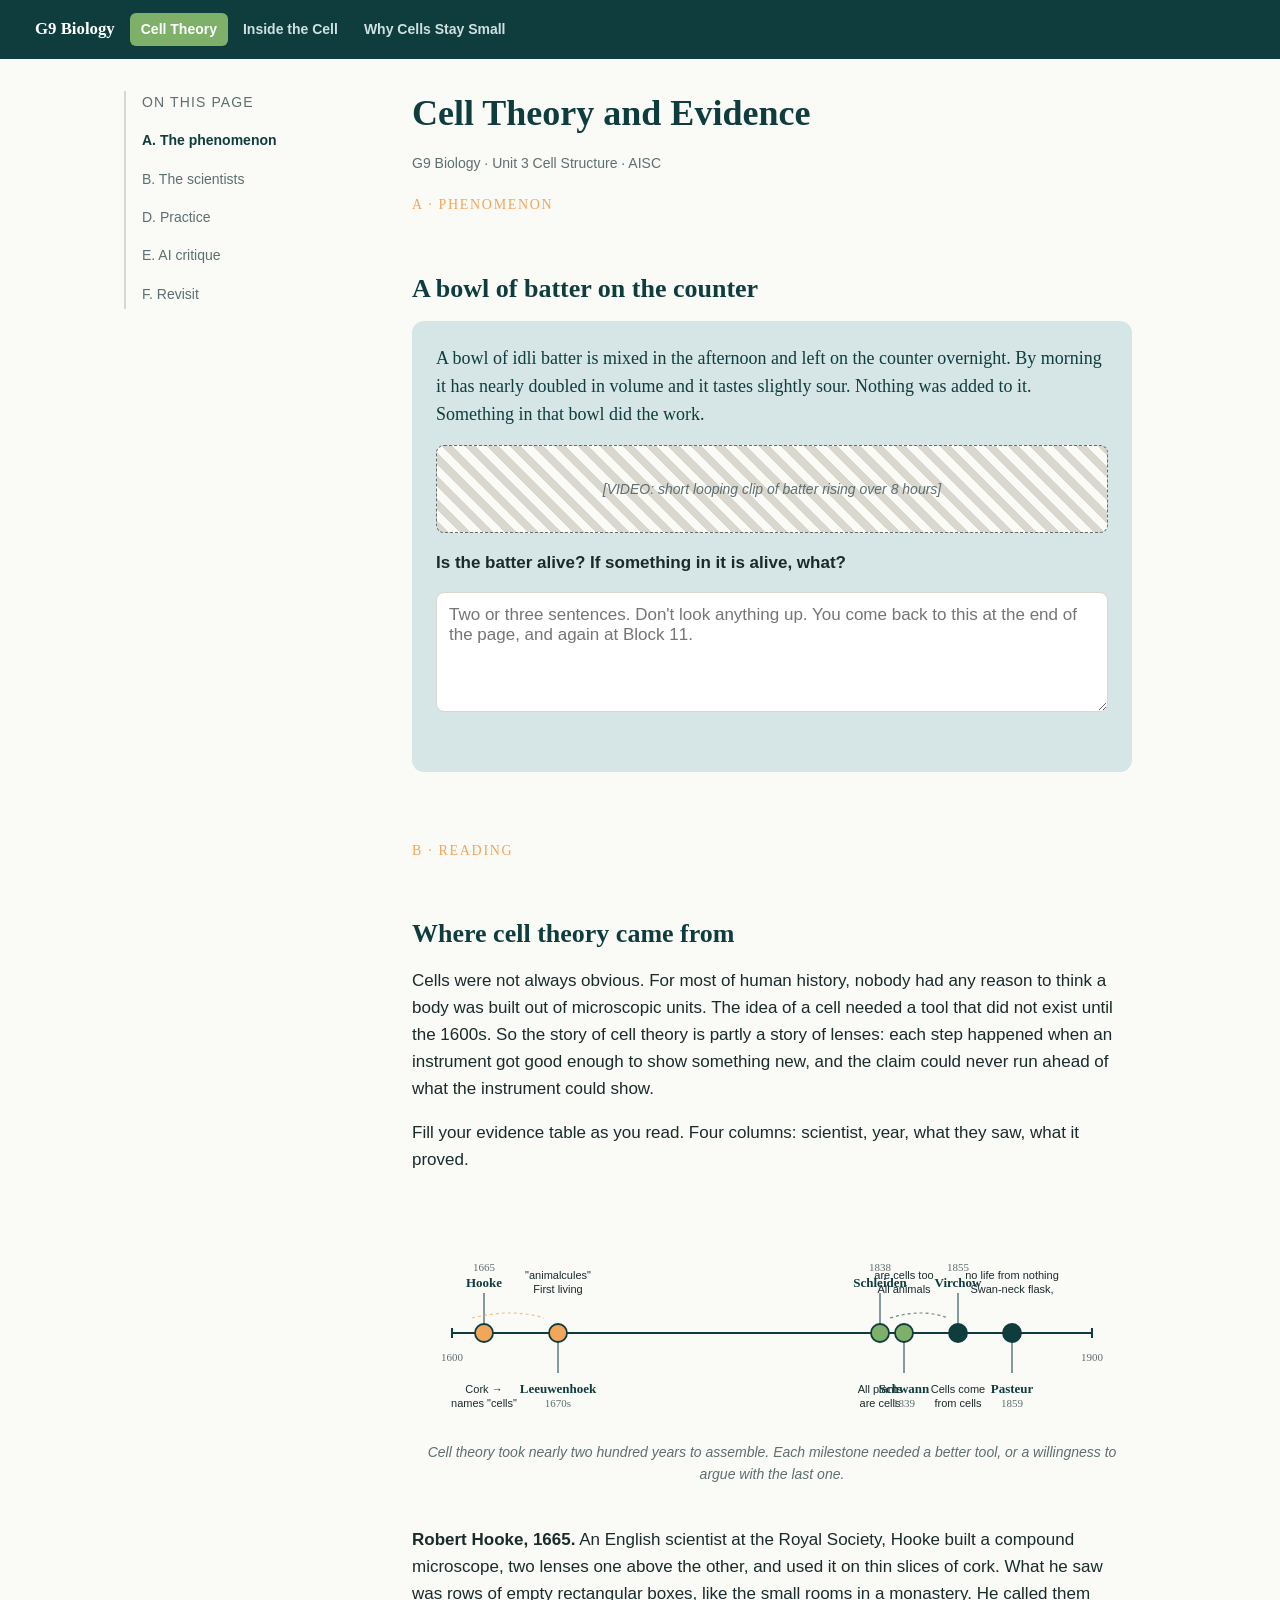
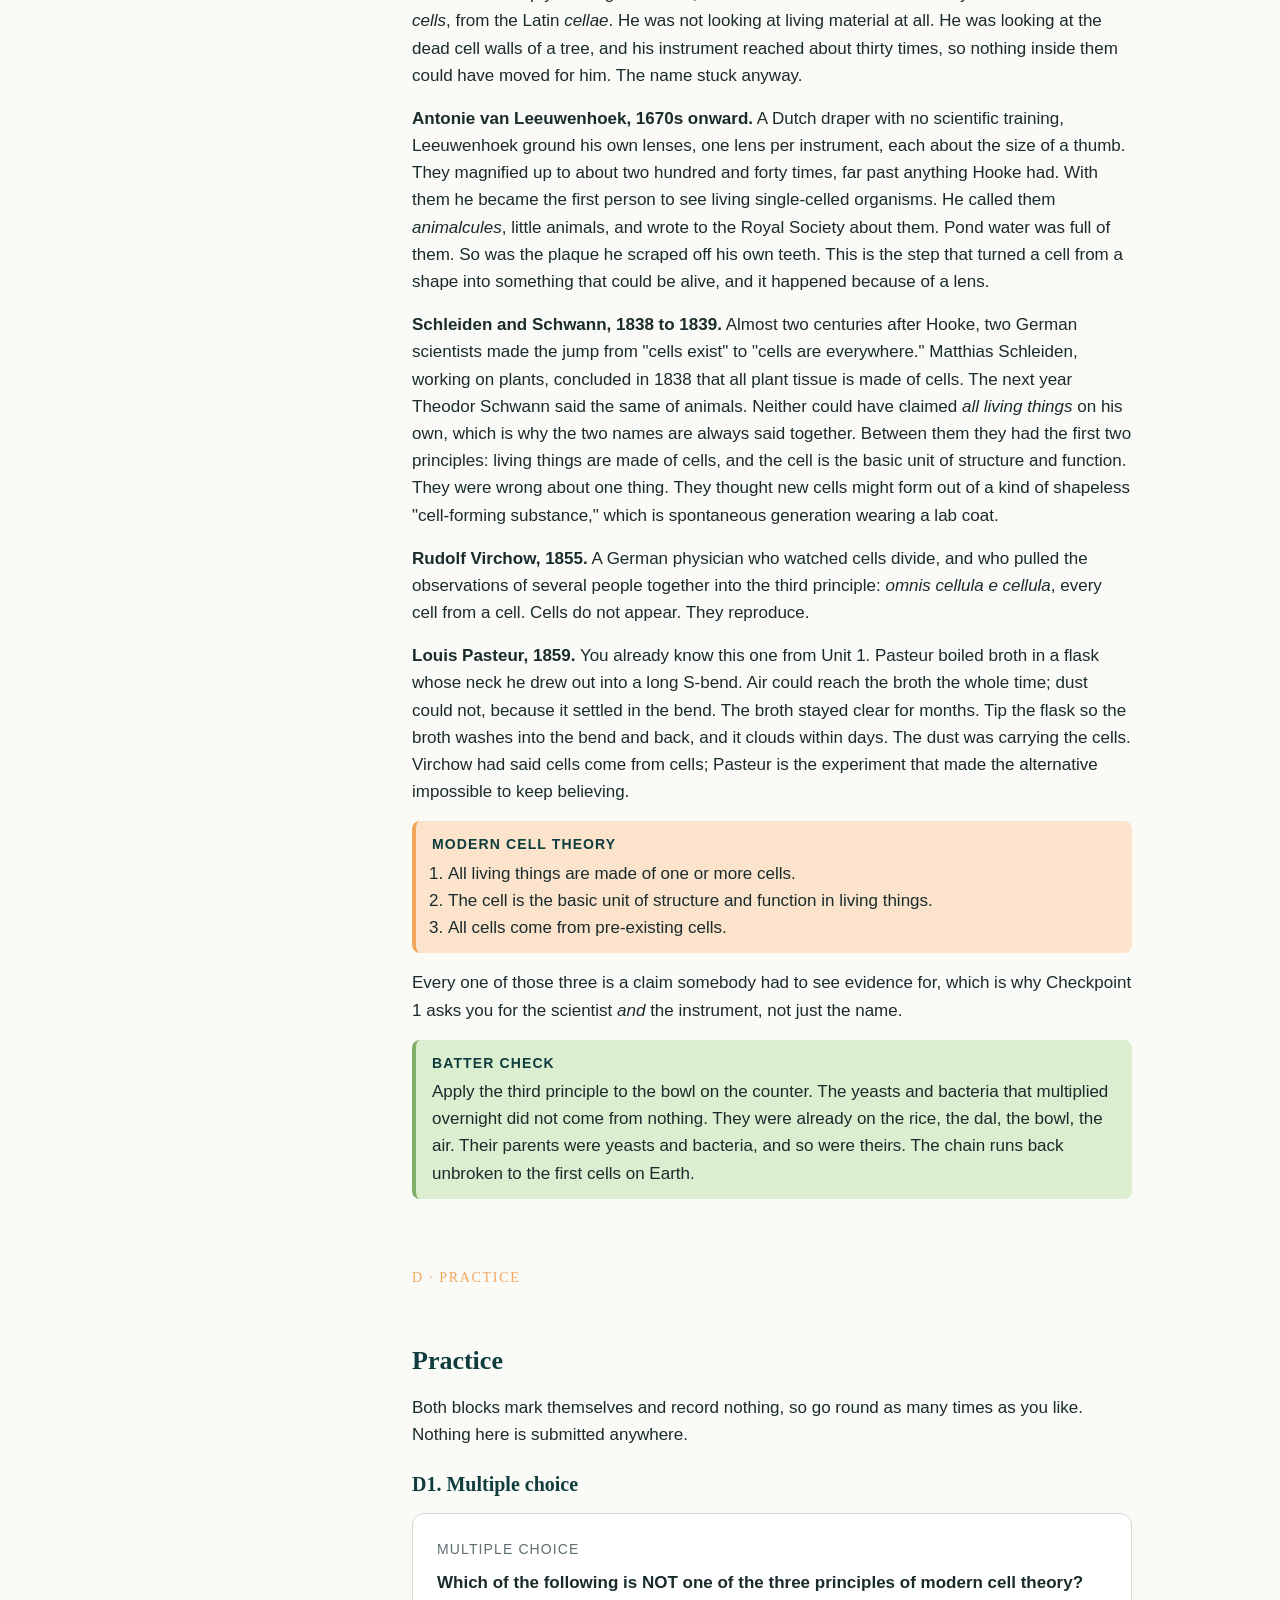
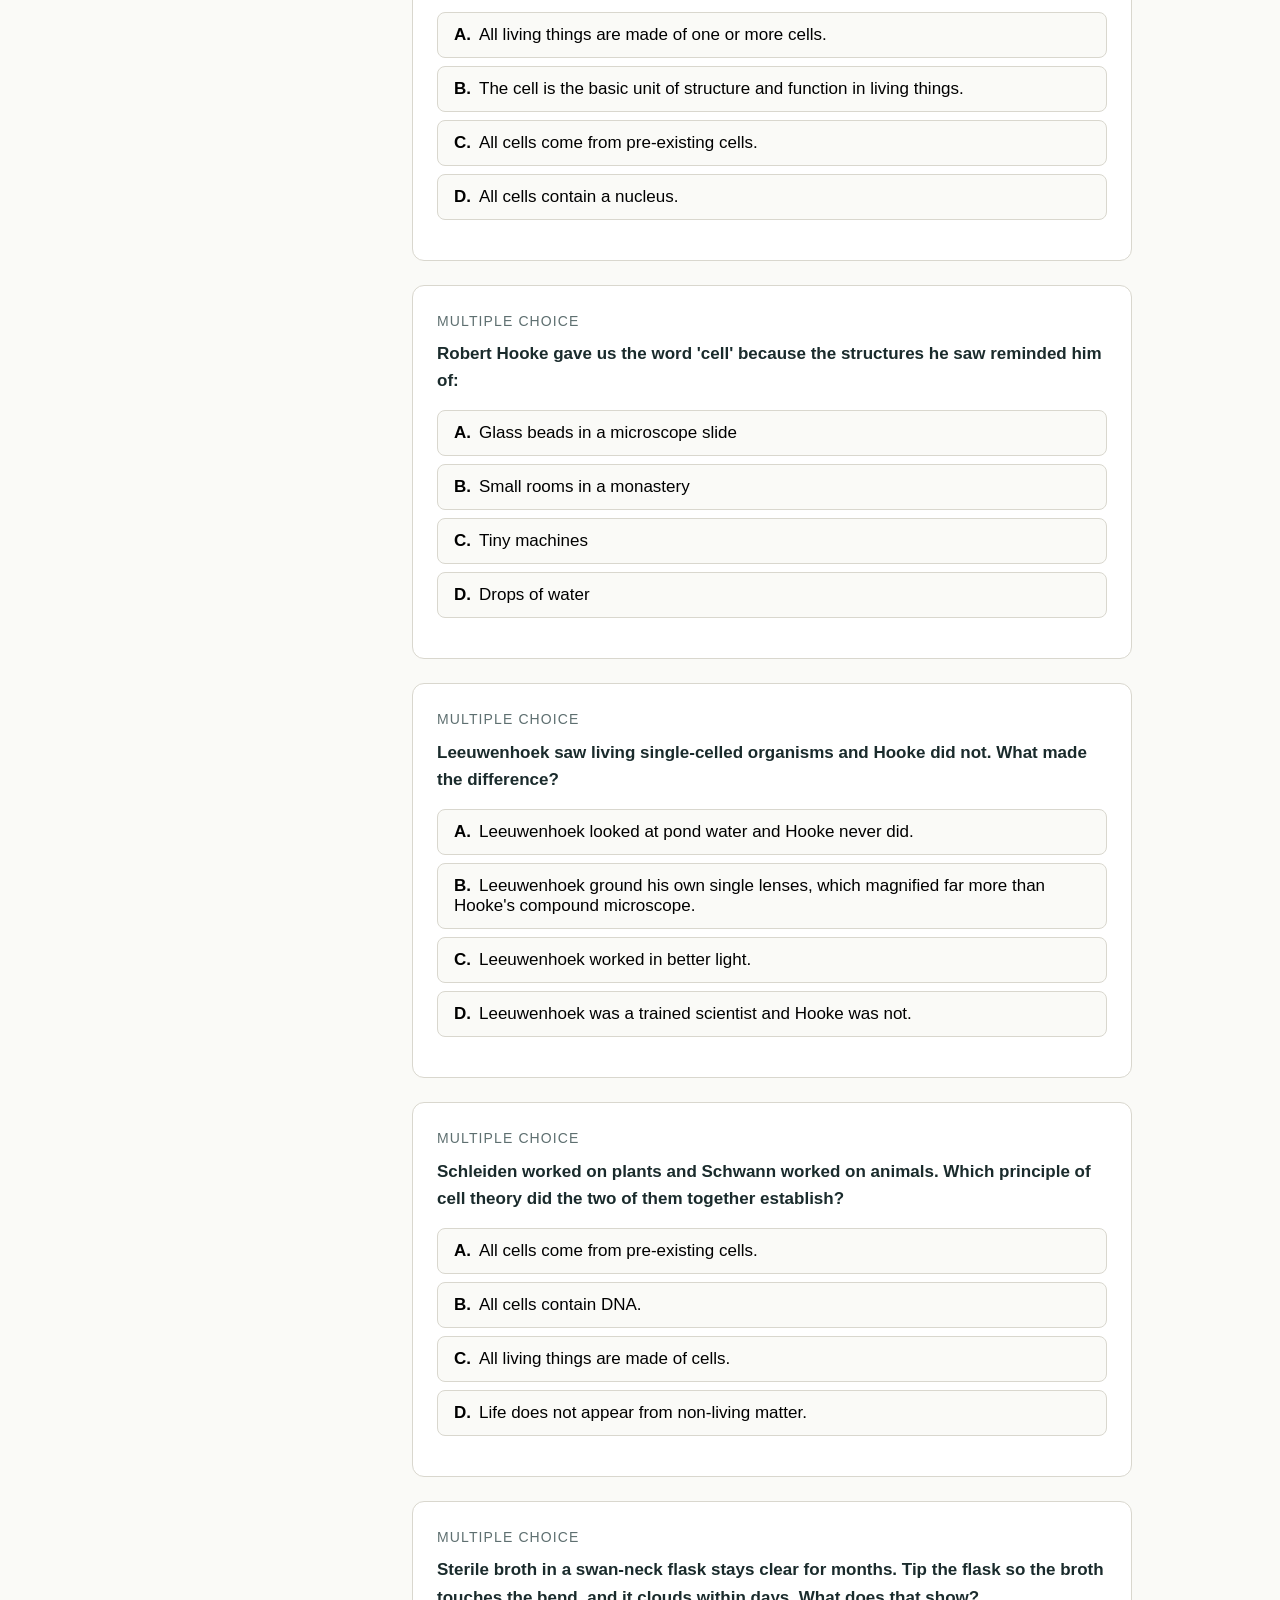
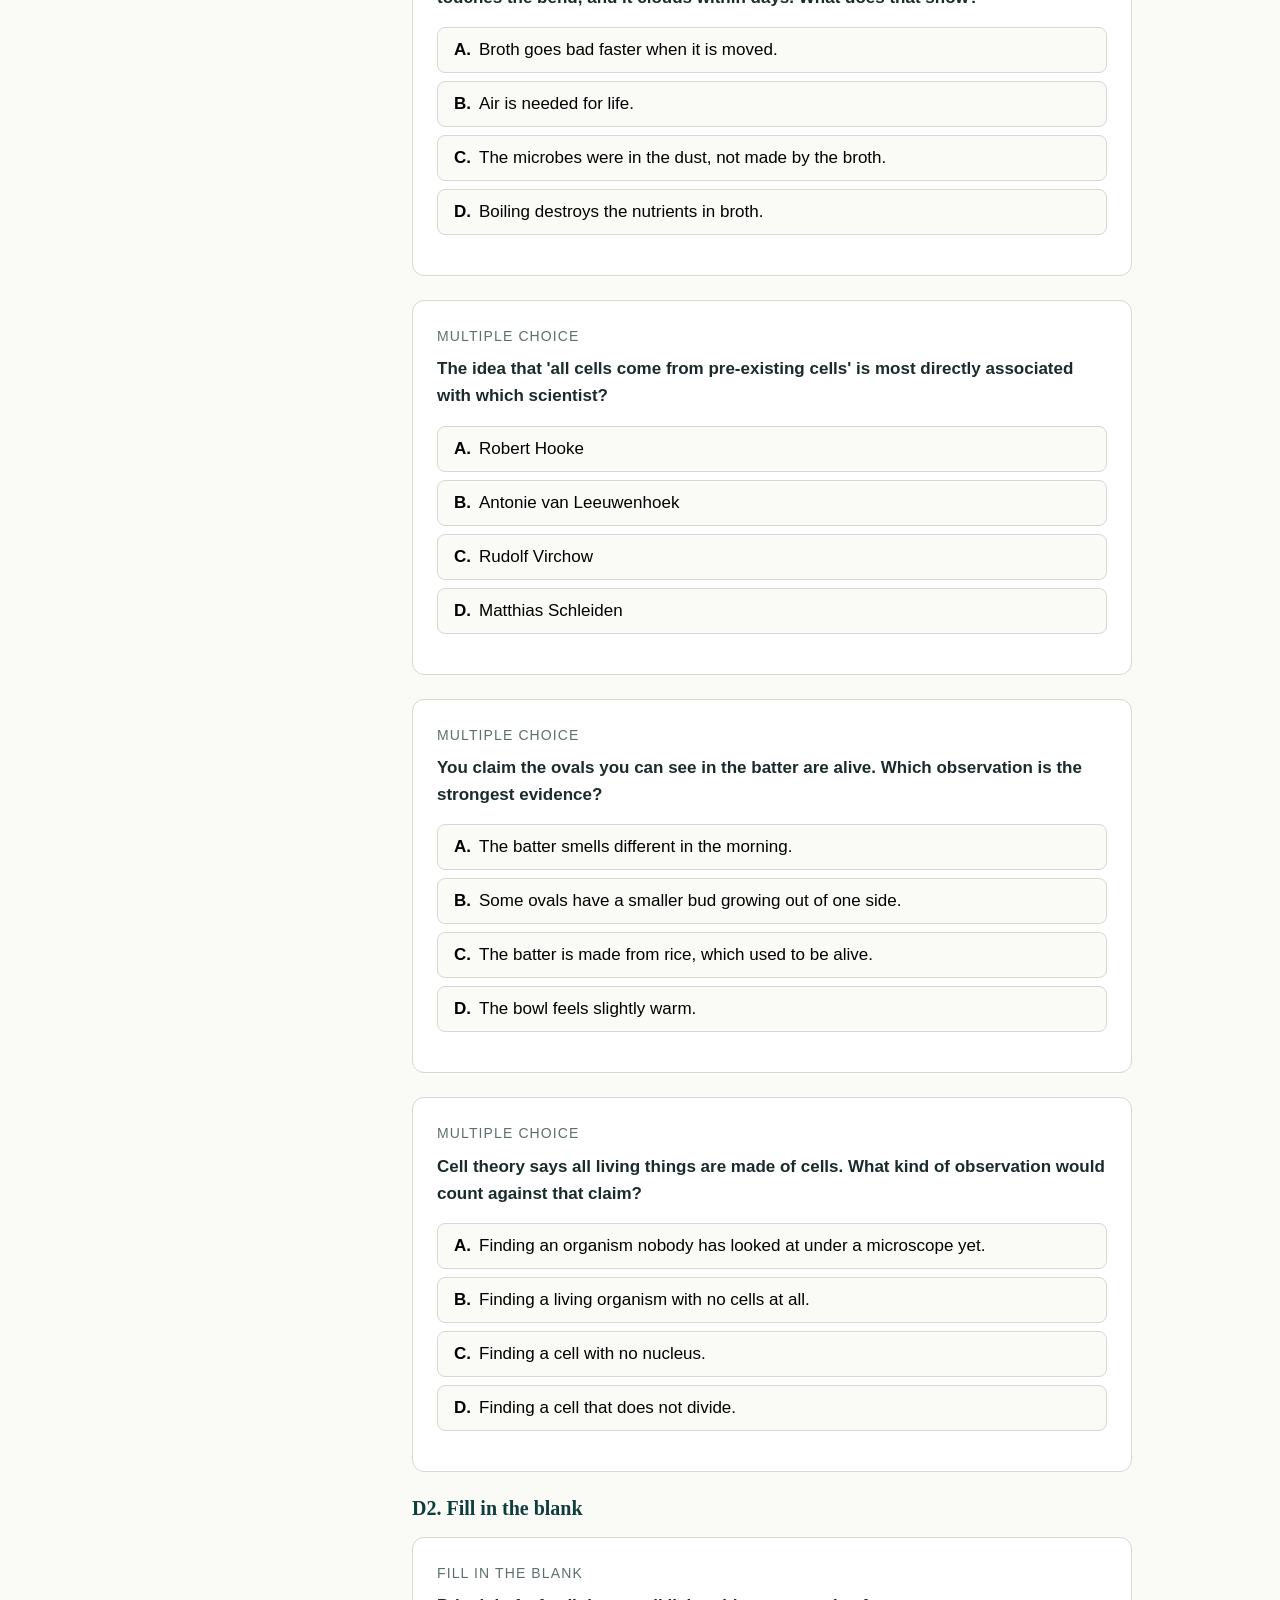
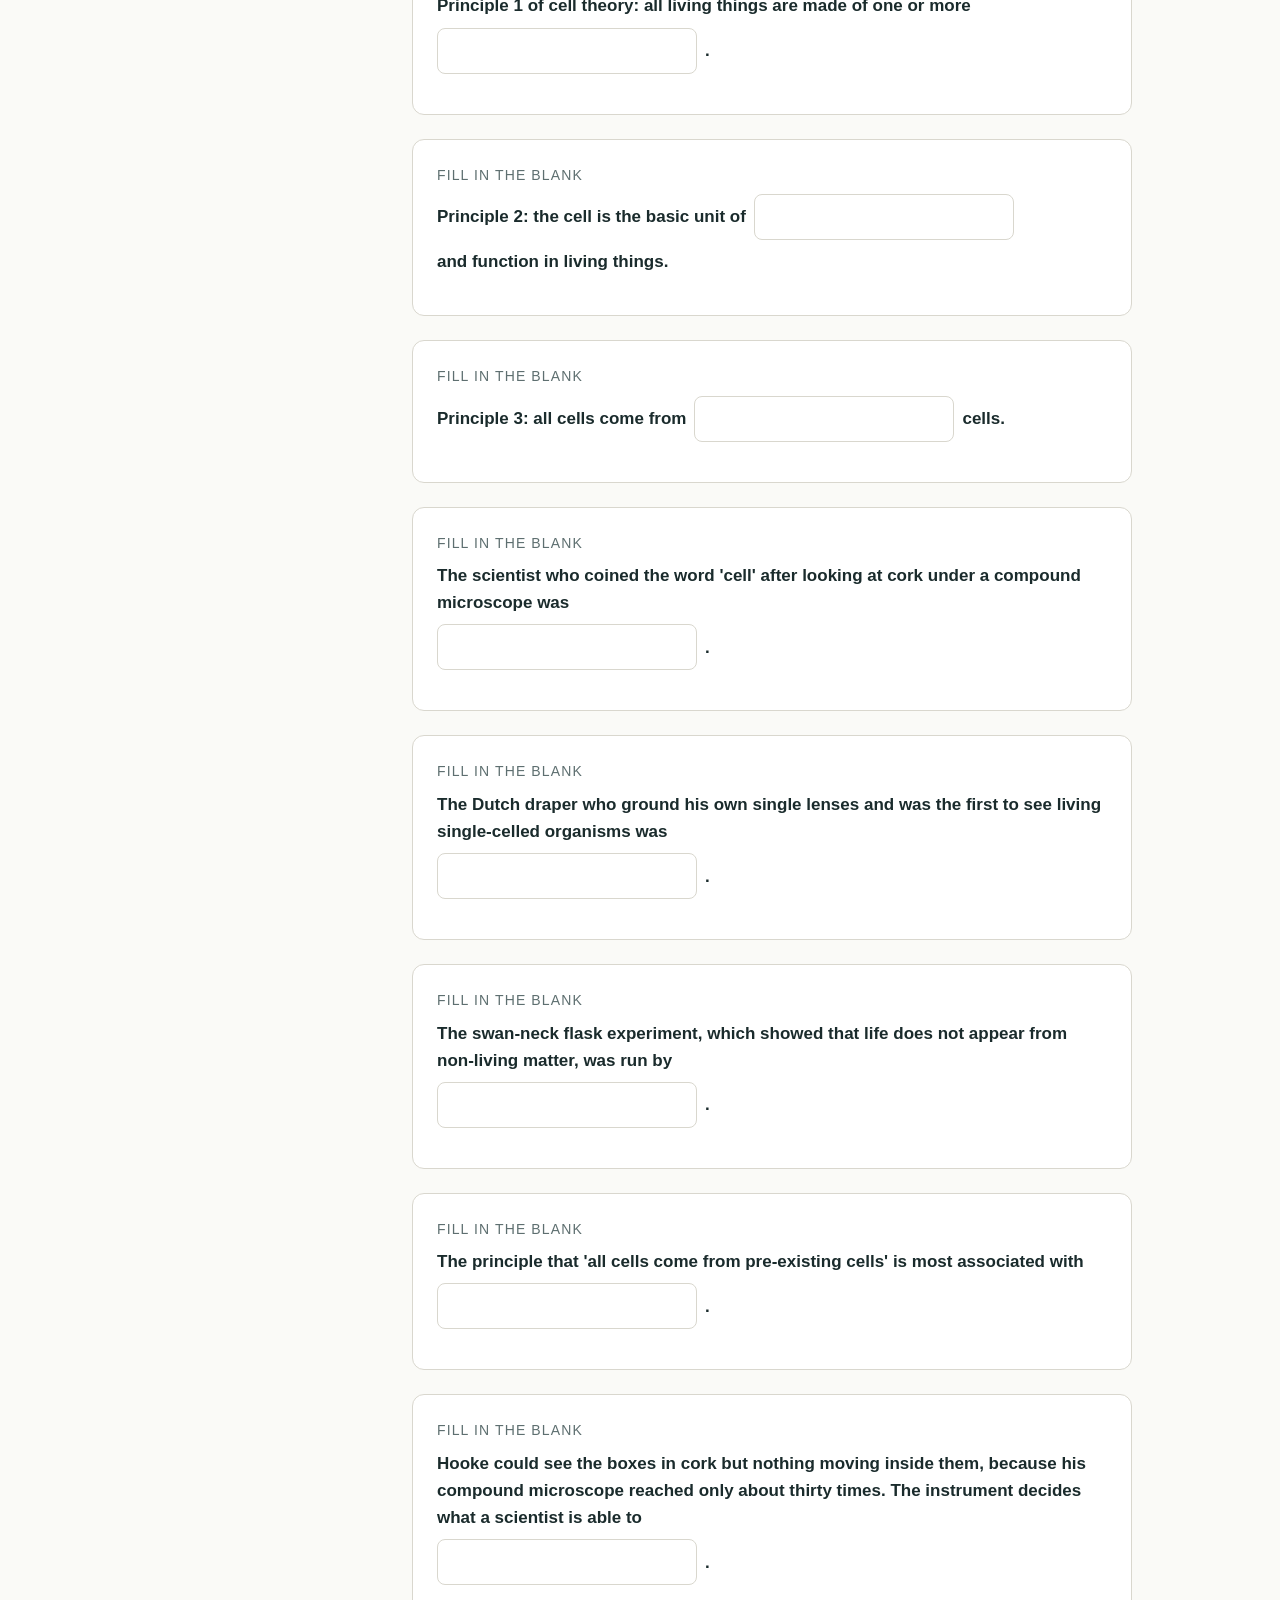
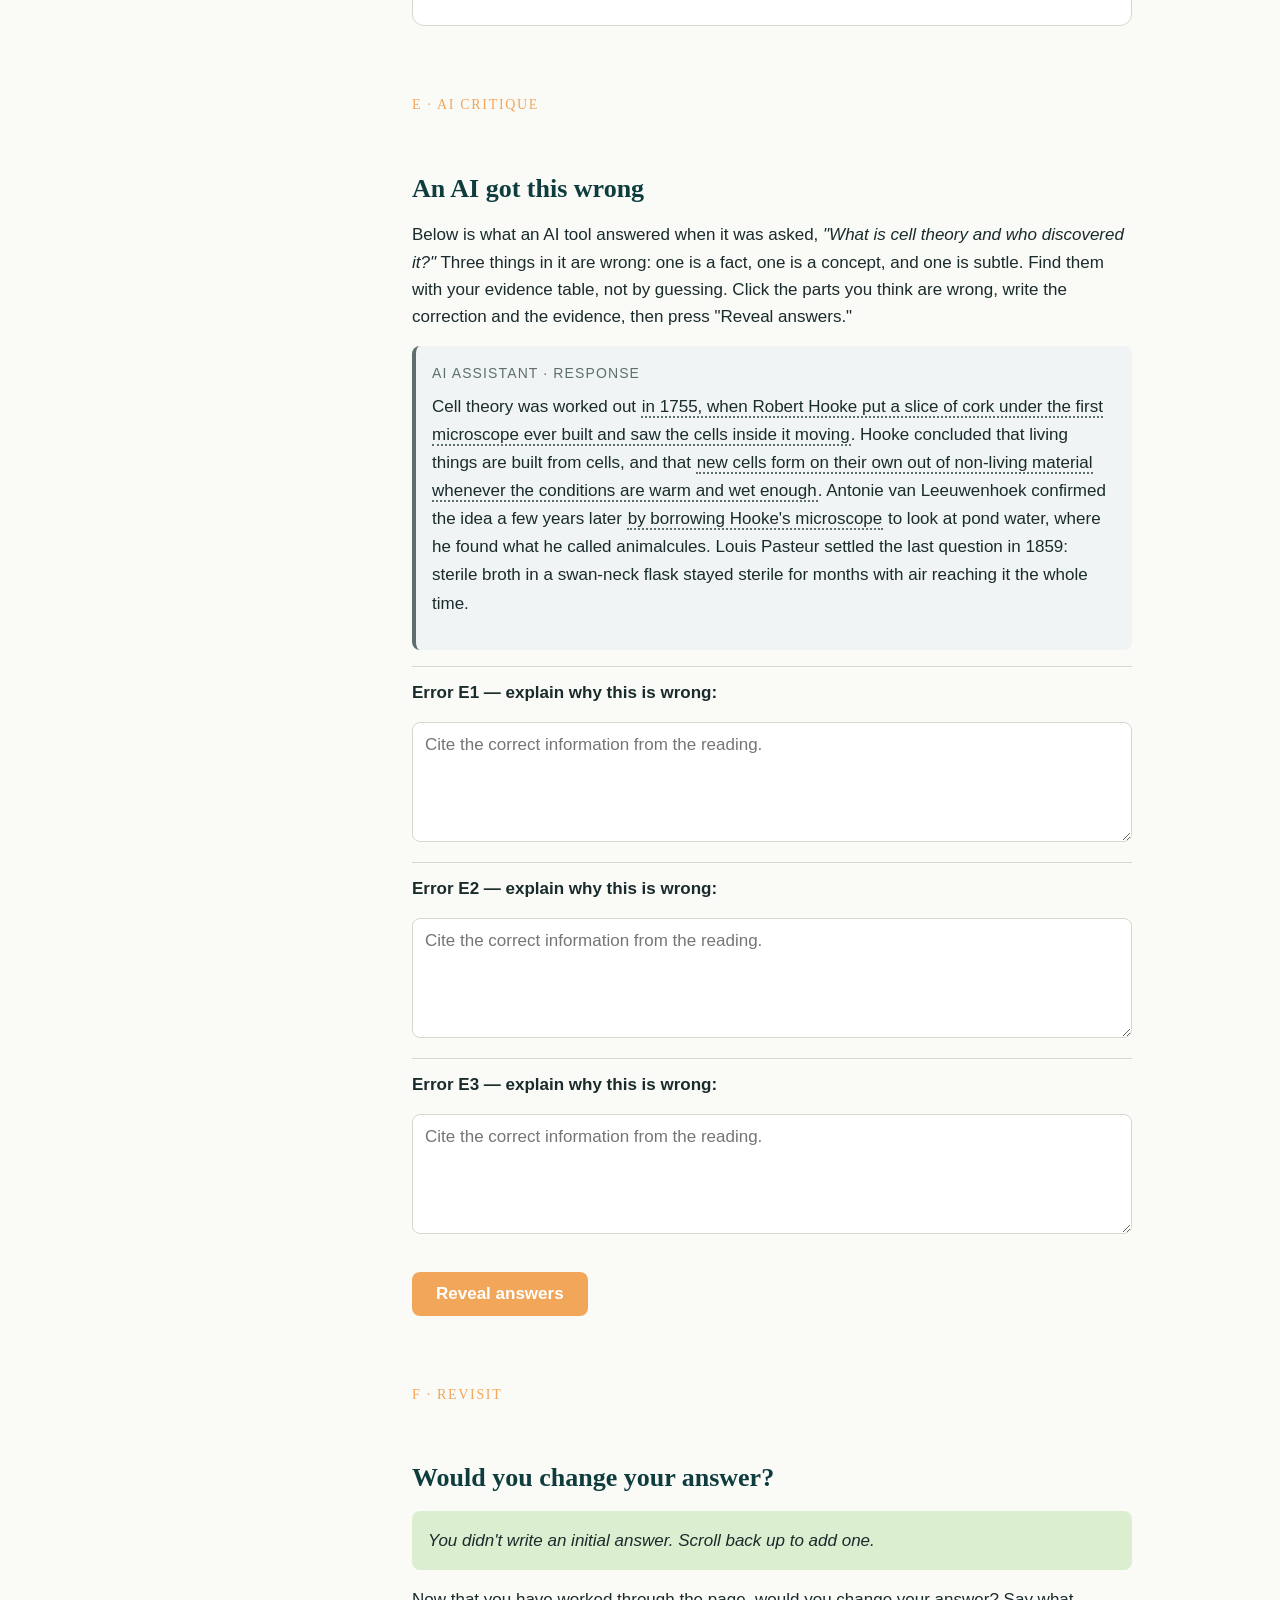
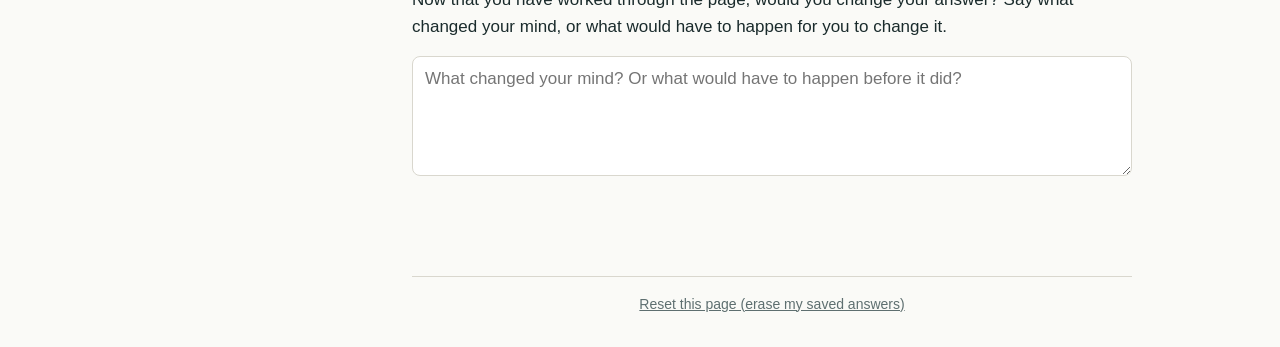
<file: unit-3/section-1/index.html>
<!doctype html>
<html lang="en">
<head>
<meta charset="utf-8" />
<meta name="viewport" content="width=device-width, initial-scale=1" />
<title>Cell Theory and Evidence · G9 Biology</title>
<style>
:root {
  --c-teal-deep: #0F3D3E;
  --c-sage: #7FB069;
  --c-coral: #F2A65A;
  --c-bg: #FAFAF7;
  --c-text: #1A2B2C;
  --c-muted: #5E6F70;
  --c-rule: #D9D7CE;
  --c-error: #B23A48;
  --c-coral-soft: #FBE3CC;
  --c-sage-soft: #DCEED0;
  --c-teal-soft: #D6E5E5;
  --font-serif: Georgia, "Charter", "Iowan Old Style", serif;
  --font-sans: -apple-system, BlinkMacSystemFont, "Segoe UI", Roboto, "Helvetica Neue", Arial, sans-serif;
  --fs-body: 17px;
  --fs-small: 14px;
  --fs-h1: 2.25rem;
  --fs-h2: 1.625rem;
  --fs-h3: 1.25rem;
  --lh-body: 1.6;
  --lh-tight: 1.25;
  --s-1: 4px; --s-2: 8px; --s-3: 12px; --s-4: 16px; --s-5: 24px;
  --s-6: 32px; --s-7: 48px; --s-8: 64px;
  --radius: 8px;
  --radius-lg: 12px;
  --content-width: 720px;
  --shell-width: 1080px;
}
@media (max-width: 768px) {
  :root { --fs-body: 16px; --fs-h1: 1.875rem; --fs-h2: 1.375rem; --fs-h3: 1.125rem; }
}
*, *::before, *::after { box-sizing: border-box; }
html, body { margin: 0; padding: 0; }
body {
  font-family: var(--font-sans);
  font-size: var(--fs-body);
  line-height: var(--lh-body);
  color: var(--c-text);
  background: var(--c-bg);
  -webkit-text-size-adjust: 100%;
}
h1, h2, h3, h4 {
  font-family: var(--font-serif);
  color: var(--c-teal-deep);
  line-height: var(--lh-tight);
  margin: 0 0 var(--s-4) 0;
  font-weight: 600;
}
h1 { font-size: var(--fs-h1); }
h2 { font-size: var(--fs-h2); margin-top: var(--s-7); }
h3 { font-size: var(--fs-h3); margin-top: var(--s-5); }
p { margin: 0 0 var(--s-4) 0; }
a { color: var(--c-teal-deep); text-decoration: underline; text-decoration-thickness: 1px; text-underline-offset: 2px; }
a:hover { color: var(--c-coral); }
:focus-visible { outline: 2px solid var(--c-coral); outline-offset: 2px; border-radius: 3px; }
button { font-family: inherit; font-size: inherit; cursor: pointer; }
input, textarea { font-family: inherit; font-size: inherit; color: inherit; }
.shell {
  display: grid;
  grid-template-columns: 240px minmax(0, 1fr);
  gap: var(--s-7);
  max-width: var(--shell-width);
  margin: 0 auto;
  padding: var(--s-6) var(--s-5);
}
.shell__main { max-width: var(--content-width); min-width: 0; }
.shell__main > section { margin-bottom: var(--s-8); scroll-margin-top: var(--s-5); }
@media (max-width: 1023px) {
  .shell { grid-template-columns: 1fr; gap: var(--s-5); padding: var(--s-4); }
}
.sr-only {
  position: absolute; width: 1px; height: 1px; padding: 0; margin: -1px;
  overflow: hidden; clip: rect(0, 0, 0, 0); white-space: nowrap; border: 0;
}
.toc { position: sticky; top: var(--s-5); align-self: start; border-left: 2px solid var(--c-rule); padding-left: var(--s-4); font-size: var(--fs-small); }
.site-nav { display: flex; align-items: center; gap: 4px; flex-wrap: wrap; background: var(--c-teal-deep); padding: 11px 24px; }
.site-nav a { color: #cfe0df; text-decoration: none; padding: 5px 11px; border-radius: 6px; font-weight: 600; font-size: var(--fs-small); }
.site-nav a:hover { background: rgba(255,255,255,.12); color: #fff; }
.site-nav a[aria-current="page"] { color: #fff; background: var(--c-sage); }
.site-nav .brand { font-family: var(--font-serif); font-size: 1.05rem; color: #fff; }
.toc__label { text-transform: uppercase; letter-spacing: 0.08em; color: var(--c-muted); margin-bottom: var(--s-3); }
.toc ol { list-style: none; padding: 0; margin: 0; display: flex; flex-direction: column; gap: var(--s-2); }
.toc a { text-decoration: none; color: var(--c-muted); display: block; padding: var(--s-1) 0; }
.toc a:hover { color: var(--c-teal-deep); }
.toc a[aria-current="true"] { color: var(--c-teal-deep); font-weight: 600; }
@media (max-width: 1023px) {
  .toc { position: relative; top: 0; border-left: none; border-bottom: 1px solid var(--c-rule); padding: 0 0 var(--s-4) 0; }
  .toc ol { flex-direction: row; flex-wrap: wrap; gap: var(--s-4); }
}
.section-marker {
  display: inline-block; font-family: var(--font-serif); font-size: var(--fs-small);
  letter-spacing: 0.12em; text-transform: uppercase; color: var(--c-coral); margin-bottom: var(--s-2);
}
.phenomenon { background: var(--c-teal-soft); border-radius: var(--radius-lg); padding: var(--s-5); }
.phenomenon__scene { font-family: var(--font-serif); font-size: 1.125rem; line-height: 1.55; color: var(--c-teal-deep); }
.phenomenon__prompt { font-weight: 600; margin-top: var(--s-4); }
.video-placeholder, .img-placeholder {
  background: repeating-linear-gradient(45deg, var(--c-rule), var(--c-rule) 8px, var(--c-bg) 8px, var(--c-bg) 16px);
  border: 1px dashed var(--c-muted); color: var(--c-muted); padding: var(--s-6) var(--s-4);
  text-align: center; border-radius: var(--radius); font-size: var(--fs-small); font-style: italic;
}
.btn {
  display: inline-block; background: var(--c-coral); color: #fff; border: none;
  border-radius: var(--radius); padding: var(--s-3) var(--s-5); font-weight: 600; text-decoration: none;
}
.btn:hover { background: #E89042; color: #fff; }
.btn--secondary { background: transparent; color: var(--c-teal-deep); border: 1.5px solid var(--c-teal-deep); }
.btn--secondary:hover { background: var(--c-teal-soft); color: var(--c-teal-deep); }
.input, .textarea {
  width: 100%; border: 1.5px solid var(--c-rule); background: #fff;
  border-radius: var(--radius); padding: var(--s-3);
}
.textarea { min-height: 120px; resize: vertical; }
.input:focus, .textarea:focus { border-color: var(--c-teal-deep); outline: 2px solid var(--c-coral); outline-offset: 0; }
.practice { border: 1px solid var(--c-rule); border-radius: var(--radius-lg); padding: var(--s-5); background: #fff; margin-bottom: var(--s-5); }
.practice__label { font-size: var(--fs-small); text-transform: uppercase; letter-spacing: 0.08em; color: var(--c-muted); margin-bottom: var(--s-2); }
.practice__prompt { font-weight: 600; margin-bottom: var(--s-4); }
.mcq-option {
  display: block; width: 100%; text-align: left; background: var(--c-bg);
  border: 1.5px solid var(--c-rule); border-radius: var(--radius);
  padding: var(--s-3) var(--s-4); margin-bottom: var(--s-2);
}
.mcq-option:hover { border-color: var(--c-teal-deep); }
.mcq-option[aria-pressed="true"] { border-color: var(--c-teal-deep); background: var(--c-teal-soft); }
.mcq-option.is-correct { border-color: var(--c-sage); background: var(--c-sage-soft); }
.mcq-option.is-incorrect { border-color: var(--c-error); background: #F5DDE0; }
.mcq-option:disabled { cursor: default; }
.mcq-feedback { margin-top: var(--s-3); font-size: var(--fs-small); color: var(--c-muted); }
.mcq-feedback.is-correct { color: var(--c-teal-deep); }
.mcq-feedback.is-incorrect { color: var(--c-error); }
.fill-row { display: flex; flex-wrap: wrap; gap: var(--s-2); align-items: center; }
.fill-row .input { flex: 1 1 200px; }
.fill-feedback { margin-top: var(--s-2); font-size: var(--fs-small); }
.fill-feedback.is-correct { color: var(--c-teal-deep); }
.fill-feedback.is-incorrect { color: var(--c-error); }
.drag-zone {
  display: flex; flex-direction: column; gap: var(--s-2); padding: var(--s-3);
  background: var(--c-bg); border: 1.5px dashed var(--c-rule); border-radius: var(--radius); min-height: 60px;
}
.drag-card {
  background: #fff; border: 1.5px solid var(--c-rule); border-radius: var(--radius);
  padding: var(--s-3) var(--s-4); cursor: grab; user-select: none; touch-action: none;
  transition: transform 150ms ease, box-shadow 150ms ease, border-color 150ms ease;
}
.drag-card:active { cursor: grabbing; }
.drag-card.is-dragging {
  cursor: grabbing;
  box-shadow: 0 10px 24px rgba(15, 61, 62, 0.18);
  border-color: var(--c-teal-deep);
  transform: scale(1.02);
  transition: none;
}
.drag-card.is-misplaced { border-color: var(--c-error); background: #F5DDE0; }
.drag-card.is-correct { border-color: var(--c-sage); background: var(--c-sage-soft); }
.drag-placeholder {
  background: var(--c-coral-soft);
  border: 1.5px dashed var(--c-coral);
  border-radius: var(--radius);
  transition: height 120ms ease;
}
.drag-handle { display: inline-block; margin-right: var(--s-3); color: var(--c-muted); letter-spacing: 2px; user-select: none; }
.ai-block { background: #F1F4F4; border-left: 4px solid var(--c-muted); border-radius: var(--radius); padding: var(--s-4); margin-bottom: var(--s-4); line-height: 1.65; }
.ai-block__source { font-size: var(--fs-small); color: var(--c-muted); margin-bottom: var(--s-2); text-transform: uppercase; letter-spacing: 0.08em; }
.ai-error-marker { background: transparent; border-bottom: 2px dotted var(--c-muted); padding: 0 1px; cursor: pointer; }
.ai-error-marker:hover { background: var(--c-coral-soft); }
.ai-error-marker.is-selected { background: var(--c-coral-soft); border-bottom-color: var(--c-coral); }
.ai-error-marker.is-revealed-correct { background: var(--c-sage-soft); border-bottom: 2px solid var(--c-sage); }
.ai-error-marker.is-revealed-missed { background: #F5DDE0; border-bottom: 2px solid var(--c-error); }
.ai-error-list { margin-top: var(--s-4); padding-left: 0; list-style: none; }
.ai-error-list li { border-top: 1px solid var(--c-rule); padding: var(--s-3) 0; }
.levels { background: #fff; border: 1px solid var(--c-rule); border-radius: var(--radius-lg); padding: var(--s-5); }
.levels__toggle { display: inline-flex; background: var(--c-bg); border-radius: var(--radius); border: 1px solid var(--c-rule); overflow: hidden; margin-bottom: var(--s-4); }
.levels__toggle button { border: none; background: transparent; padding: var(--s-2) var(--s-4); color: var(--c-muted); }
.levels__toggle button[aria-pressed="true"] { background: var(--c-teal-deep); color: #fff; }
.levels__stage { display: flex; gap: var(--s-5); align-items: center; flex-wrap: wrap; }
.levels__figure { flex: 0 0 200px; height: 200px; background: var(--c-bg); border-radius: var(--radius); display: flex; align-items: center; justify-content: center; }
.levels__figure svg { width: 80%; height: 80%; }
.levels__body { flex: 1 1 240px; min-width: 0; }
.levels__index { font-family: var(--font-serif); color: var(--c-coral); font-size: var(--fs-small); letter-spacing: 0.08em; text-transform: uppercase; }
.levels__name { font-size: var(--fs-h3); color: var(--c-teal-deep); margin: var(--s-1) 0 var(--s-2) 0; }
.levels__label { font-style: italic; color: var(--c-muted); margin-bottom: var(--s-3); }
.levels__controls { display: flex; gap: var(--s-3); margin-top: var(--s-4); }
.levels__controls button[disabled] { opacity: 0.4; cursor: not-allowed; }
.revisit__prior { background: var(--c-sage-soft); border-radius: var(--radius); padding: var(--s-4); margin-bottom: var(--s-4); font-style: italic; }
.revisit__prior strong { font-style: normal; color: var(--c-teal-deep); }
.timeline { margin: var(--s-5) 0; padding: var(--s-4) 0; }
.timeline svg { width: 100%; height: auto; display: block; }
.timeline figcaption { font-size: var(--fs-small); color: var(--c-muted); text-align: center; margin-top: var(--s-2); font-style: italic; }
.callout { border-left: 4px solid var(--c-coral); background: var(--c-coral-soft); padding: var(--s-3) var(--s-4); border-radius: var(--radius); margin: var(--s-4) 0; }
.callout--idli { border-left-color: var(--c-sage); background: var(--c-sage-soft); }
.callout__label { font-size: var(--fs-small); text-transform: uppercase; letter-spacing: 0.08em; color: var(--c-teal-deep); font-weight: 600; margin-bottom: var(--s-1); }
.reset-row { margin-top: var(--s-8); padding-top: var(--s-4); border-top: 1px solid var(--c-rule); font-size: var(--fs-small); color: var(--c-muted); text-align: center; }
.reset-row button { background: none; border: none; color: var(--c-muted); text-decoration: underline; padding: 0; }
.saved-indicator { display: inline-block; margin-left: var(--s-3); font-size: var(--fs-small); color: var(--c-sage); opacity: 0; transition: opacity 0.2s ease-in-out; }
.saved-indicator.is-visible { opacity: 1; }
</style>
</head>
<body>

<nav class="site-nav" aria-label="Site navigation">
  <a class="brand" href="https://aisc-g9-biology.vercel.app/" target="_top">G9 Biology</a>
  <a href="https://aisc-g9-biology.vercel.app/unit-3/section-1/" target="_top" aria-current="page">Cell Theory</a>
  <a href="https://aisc-g9-biology.vercel.app/unit-3/section-2/" target="_top">Inside the Cell</a>
  <a href="https://aisc-g9-biology.vercel.app/unit-3/section-3/" target="_top">Why Cells Stay Small</a>
</nav>

<div class="shell">
  <nav class="toc" aria-label="Section navigation">
    <p class="toc__label">On this page</p>
    <ol>
      <li><a href="#sec-a">A. The phenomenon</a></li>
      <li><a href="#sec-b">B. The scientists</a></li>
      <li><a href="#sec-d">D. Practice</a></li>
      <li><a href="#sec-e">E. AI critique</a></li>
      <li><a href="#sec-f">F. Revisit</a></li>
    </ol>
  </nav>

  <main class="shell__main">
    <header>
      <h1 id="section-title">Cell Theory and Evidence</h1>
      <p style="color: var(--c-muted); font-size: var(--fs-small);">G9 Biology · Unit 3 Cell Structure · AISC</p>
    </header>

    <section id="sec-a" aria-labelledby="sec-a-h">
      <span class="section-marker">A · Phenomenon</span>
      <h2 id="sec-a-h">A bowl of batter on the counter</h2>
      <div class="phenomenon">
        <p id="phenomenon-scene" class="phenomenon__scene">A bowl of idli batter is mixed in the afternoon and left on the counter overnight. By morning it has nearly doubled in volume and it tastes slightly sour. Nothing was added to it. Something in that bowl did the work.</p>
        <div class="video-placeholder" role="img" aria-label="Placeholder for a time-lapse video of idli batter rising over eight hours.">
          [VIDEO: short looping clip of batter rising over 8 hours]
        </div>
        <!-- TODO: replace with real video -->
        <p class="phenomenon__prompt" id="phenomenon-prompt">Is the batter alive? If something in it is alive, what?</p>
        <label for="initial-answer" class="sr-only">Your initial answer</label>
        <textarea id="initial-answer" class="textarea" placeholder="Two or three sentences. Don't look anything up. You come back to this at the end of the page, and again at Block 11."></textarea>
        <span id="initial-saved" class="saved-indicator">Saved</span>
      </div>
    </section>

    <section id="sec-b" aria-labelledby="sec-b-h">
      <span class="section-marker">B · Reading</span>
      <h2 id="sec-b-h">Where cell theory came from</h2>
      <p>Cells were not always obvious. For most of human history, nobody had any reason to think a body was built out of microscopic units. The idea of a cell needed a tool that did not exist until the 1600s. So the story of cell theory is partly a story of lenses: each step happened when an instrument got good enough to show something new, and the claim could never run ahead of what the instrument could show.</p>

      <p>Fill your evidence table as you read. Four columns: scientist, year, what they saw, what it proved.</p>

      <figure class="timeline">
        <svg viewBox="0 0 720 220" role="img" aria-labelledby="timeline-title timeline-desc" preserveAspectRatio="xMidYMid meet">
          <title id="timeline-title">Cell theory timeline, 1665 to 1859</title>
          <desc id="timeline-desc">A horizontal timeline showing six milestones: Hooke names cells from cork in 1665, Leeuwenhoek sees living animalcules in the 1670s, Schleiden generalizes to plants in 1838, Schwann extends to animals in 1839, Virchow shows cells come from cells in 1855, and Pasteur's swan-neck flask closes off spontaneous generation in 1859.</desc>
          <line x1="40" y1="120" x2="680" y2="120" stroke="#0F3D3E" stroke-width="2"/>
          <g>
            <line x1="40" y1="115" x2="40" y2="125" stroke="#0F3D3E" stroke-width="2"/>
            <line x1="680" y1="115" x2="680" y2="125" stroke="#0F3D3E" stroke-width="2"/>
          </g>
          <g font-family="Georgia, serif" fill="#5E6F70" font-size="11">
            <text x="40" y="148" text-anchor="middle">1600</text>
            <text x="680" y="148" text-anchor="middle">1900</text>
          </g>
          <g>
            <circle cx="72" cy="120" r="9" fill="#F2A65A" stroke="#0F3D3E" stroke-width="1.8"/>
            <line x1="72" y1="111" x2="72" y2="80" stroke="#0F3D3E" stroke-width="1"/>
            <text x="72" y="74" text-anchor="middle" font-family="Georgia, serif" font-size="13" fill="#0F3D3E" font-weight="600">Hooke</text>
            <text x="72" y="58" text-anchor="middle" font-family="Georgia, serif" font-size="11" fill="#5E6F70">1665</text>
            <text x="72" y="180" text-anchor="middle" font-family="-apple-system, sans-serif" font-size="11" fill="#1A2B2C">Cork →</text>
            <text x="72" y="194" text-anchor="middle" font-family="-apple-system, sans-serif" font-size="11" fill="#1A2B2C">names "cells"</text>
          </g>
          <g>
            <circle cx="146" cy="120" r="9" fill="#F2A65A" stroke="#0F3D3E" stroke-width="1.8"/>
            <line x1="146" y1="129" x2="146" y2="160" stroke="#0F3D3E" stroke-width="1"/>
            <text x="146" y="180" text-anchor="middle" font-family="Georgia, serif" font-size="13" fill="#0F3D3E" font-weight="600">Leeuwenhoek</text>
            <text x="146" y="194" text-anchor="middle" font-family="Georgia, serif" font-size="11" fill="#5E6F70">1670s</text>
            <text x="146" y="80" text-anchor="middle" font-family="-apple-system, sans-serif" font-size="11" fill="#1A2B2C">First living</text>
            <text x="146" y="66" text-anchor="middle" font-family="-apple-system, sans-serif" font-size="11" fill="#1A2B2C">"animalcules"</text>
          </g>
          <g>
            <circle cx="468" cy="120" r="9" fill="#7FB069" stroke="#0F3D3E" stroke-width="1.8"/>
            <line x1="468" y1="111" x2="468" y2="80" stroke="#0F3D3E" stroke-width="1"/>
            <text x="468" y="74" text-anchor="middle" font-family="Georgia, serif" font-size="13" fill="#0F3D3E" font-weight="600">Schleiden</text>
            <text x="468" y="58" text-anchor="middle" font-family="Georgia, serif" font-size="11" fill="#5E6F70">1838</text>
            <text x="468" y="180" text-anchor="middle" font-family="-apple-system, sans-serif" font-size="11" fill="#1A2B2C">All plants</text>
            <text x="468" y="194" text-anchor="middle" font-family="-apple-system, sans-serif" font-size="11" fill="#1A2B2C">are cells</text>
          </g>
          <g>
            <circle cx="492" cy="120" r="9" fill="#7FB069" stroke="#0F3D3E" stroke-width="1.8"/>
            <line x1="492" y1="129" x2="492" y2="160" stroke="#0F3D3E" stroke-width="1"/>
            <text x="492" y="180" text-anchor="middle" font-family="Georgia, serif" font-size="13" fill="#0F3D3E" font-weight="600">Schwann</text>
            <text x="492" y="194" text-anchor="middle" font-family="Georgia, serif" font-size="11" fill="#5E6F70">1839</text>
            <text x="492" y="80" text-anchor="middle" font-family="-apple-system, sans-serif" font-size="11" fill="#1A2B2C">All animals</text>
            <text x="492" y="66" text-anchor="middle" font-family="-apple-system, sans-serif" font-size="11" fill="#1A2B2C">are cells too</text>
          </g>
          <g>
            <circle cx="546" cy="120" r="9" fill="#0F3D3E" stroke="#0F3D3E" stroke-width="1.8"/>
            <line x1="546" y1="111" x2="546" y2="80" stroke="#0F3D3E" stroke-width="1"/>
            <text x="546" y="74" text-anchor="middle" font-family="Georgia, serif" font-size="13" fill="#0F3D3E" font-weight="600">Virchow</text>
            <text x="546" y="58" text-anchor="middle" font-family="Georgia, serif" font-size="11" fill="#5E6F70">1855</text>
            <text x="546" y="180" text-anchor="middle" font-family="-apple-system, sans-serif" font-size="11" fill="#1A2B2C">Cells come</text>
            <text x="546" y="194" text-anchor="middle" font-family="-apple-system, sans-serif" font-size="11" fill="#1A2B2C">from cells</text>
          </g>
          <g>
            <circle cx="600" cy="120" r="9" fill="#0F3D3E" stroke="#0F3D3E" stroke-width="1.8"/>
            <line x1="600" y1="129" x2="600" y2="160" stroke="#0F3D3E" stroke-width="1"/>
            <text x="600" y="180" text-anchor="middle" font-family="Georgia, serif" font-size="13" fill="#0F3D3E" font-weight="600">Pasteur</text>
            <text x="600" y="194" text-anchor="middle" font-family="Georgia, serif" font-size="11" fill="#5E6F70">1859</text>
            <text x="600" y="80" text-anchor="middle" font-family="-apple-system, sans-serif" font-size="11" fill="#1A2B2C">Swan-neck flask,</text>
            <text x="600" y="66" text-anchor="middle" font-family="-apple-system, sans-serif" font-size="11" fill="#1A2B2C">no life from nothing</text>
          </g>
          <path d="M 60 105 Q 100 95 132 105" fill="none" stroke="#F2A65A" stroke-width="1.2" stroke-dasharray="3 3" opacity="0.7"/>
          <path d="M 478 105 Q 510 95 536 105" fill="none" stroke="#0F3D3E" stroke-width="1.2" stroke-dasharray="3 3" opacity="0.6"/>
        </svg>
        <figcaption>Cell theory took nearly two hundred years to assemble. Each milestone needed a better tool, or a willingness to argue with the last one.</figcaption>
      </figure>

      <p><strong>Robert Hooke, 1665.</strong> An English scientist at the Royal Society, Hooke built a compound microscope, two lenses one above the other, and used it on thin slices of cork. What he saw was rows of empty rectangular boxes, like the small rooms in a monastery. He called them <em>cells</em>, from the Latin <em>cellae</em>. He was not looking at living material at all. He was looking at the dead cell walls of a tree, and his instrument reached about thirty times, so nothing inside them could have moved for him. The name stuck anyway.</p>

      <p><strong>Antonie van Leeuwenhoek, 1670s onward.</strong> A Dutch draper with no scientific training, Leeuwenhoek ground his own lenses, one lens per instrument, each about the size of a thumb. They magnified up to about two hundred and forty times, far past anything Hooke had. With them he became the first person to see living single-celled organisms. He called them <em>animalcules</em>, little animals, and wrote to the Royal Society about them. Pond water was full of them. So was the plaque he scraped off his own teeth. This is the step that turned a cell from a shape into something that could be alive, and it happened because of a lens.</p>

      <p><strong>Schleiden and Schwann, 1838 to 1839.</strong> Almost two centuries after Hooke, two German scientists made the jump from "cells exist" to "cells are everywhere." Matthias Schleiden, working on plants, concluded in 1838 that all plant tissue is made of cells. The next year Theodor Schwann said the same of animals. Neither could have claimed <em>all living things</em> on his own, which is why the two names are always said together. Between them they had the first two principles: living things are made of cells, and the cell is the basic unit of structure and function. They were wrong about one thing. They thought new cells might form out of a kind of shapeless "cell-forming substance," which is spontaneous generation wearing a lab coat.</p>

      <p><strong>Rudolf Virchow, 1855.</strong> A German physician who watched cells divide, and who pulled the observations of several people together into the third principle: <em>omnis cellula e cellula</em>, every cell from a cell. Cells do not appear. They reproduce.</p>

      <p><strong>Louis Pasteur, 1859.</strong> You already know this one from Unit 1. Pasteur boiled broth in a flask whose neck he drew out into a long S-bend. Air could reach the broth the whole time; dust could not, because it settled in the bend. The broth stayed clear for months. Tip the flask so the broth washes into the bend and back, and it clouds within days. The dust was carrying the cells. Virchow had said cells come from cells; Pasteur is the experiment that made the alternative impossible to keep believing.</p>

      <div class="callout">
        <p class="callout__label">Modern cell theory</p>
        <ol style="margin:0; padding-left: var(--s-4)">
          <li>All living things are made of one or more cells.</li>
          <li>The cell is the basic unit of structure and function in living things.</li>
          <li>All cells come from pre-existing cells.</li>
        </ol>
      </div>

      <p>Every one of those three is a claim somebody had to see evidence for, which is why Checkpoint 1 asks you for the scientist <em>and</em> the instrument, not just the name.</p>

      <div class="callout callout--idli">
        <p class="callout__label">Batter check</p>
        <p style="margin:0">Apply the third principle to the bowl on the counter. The yeasts and bacteria that multiplied overnight did not come from nothing. They were already on the rice, the dal, the bowl, the air. Their parents were yeasts and bacteria, and so were theirs. The chain runs back unbroken to the first cells on Earth.</p>
      </div>
    </section>

    <section id="sec-d" aria-labelledby="sec-d-h">
      <span class="section-marker">D · Practice</span>
      <h2 id="sec-d-h">Practice</h2>
      <p>Both blocks mark themselves and record nothing, so go round as many times as you like. Nothing here is submitted anywhere.</p>

      <h3>D1. Multiple choice</h3>
      <div id="mcq-list"></div>

      <h3>D2. Fill in the blank</h3>
      <div id="fill-list"></div>
    </section>

    <section id="sec-e" aria-labelledby="sec-e-h">
      <span class="section-marker">E · AI critique</span>
      <h2 id="sec-e-h">An AI got this wrong</h2>
      <p>Below is what an AI tool answered when it was asked, <em>"What is cell theory and who discovered it?"</em> Three things in it are wrong: one is a fact, one is a concept, and one is subtle. Find them with your evidence table, not by guessing. Click the parts you think are wrong, write the correction and the evidence, then press "Reveal answers."</p>
      <div class="ai-block">
        <p class="ai-block__source">AI assistant · response</p>
        <p id="ai-passage"></p>
      </div>
      <div>
        <ul id="ai-explanations" class="ai-error-list"></ul>
      </div>
      <div style="display:flex; gap: var(--s-3); margin-top: var(--s-4); flex-wrap: wrap;">
        <button type="button" id="ai-reveal" class="btn">Reveal answers</button>
      </div>
      <ul id="ai-reveal-list" class="ai-error-list"></ul>
    </section>

    <section id="sec-f" aria-labelledby="sec-f-h">
      <span class="section-marker">F · Revisit</span>
      <h2 id="sec-f-h">Would you change your answer?</h2>
      <div id="revisit-recall" class="revisit__prior"></div>
      <p id="revisit-prompt"></p>
      <label class="sr-only" for="revisit-answer">Your revised answer</label>
      <textarea id="revisit-answer" class="textarea" placeholder="What changed your mind? Or what would have to happen before it did?"></textarea>
      <span id="revisit-saved" class="saved-indicator">Saved</span>
    </section>

    <div class="reset-row">
      <button type="button" id="reset-section">Reset this page (erase my saved answers)</button>
    </div>
  </main>
</div>

<script>
window.__CONTENT__ = {"meta": {"unit_id": 3, "section_id": 1, "section_title": "Cell Theory and Evidence", "phenomenon_prompt": "A bowl of idli batter is mixed in the afternoon and left on the counter overnight. By morning it has nearly doubled in volume and it tastes slightly sour. Nothing was added to it. Something in that bowl did the work.", "opening_question": "Is the batter alive? If something in it is alive, what?", "revisit_prompt": "Now that you have worked through the page, would you change your answer? Say what changed your mind, or what would have to happen for you to change it."}, "mcq": [{"id": "mcq-cell-theory-principles", "prompt": "Which of the following is NOT one of the three principles of modern cell theory?", "option_a": "All living things are made of one or more cells.", "option_b": "The cell is the basic unit of structure and function in living things.", "option_c": "All cells come from pre-existing cells.", "option_d": "All cells contain a nucleus.", "correct": "d", "explanation": "Bacterial cells have no nucleus, and they are still cells. The three principles are about cells in general, not just cells with nuclei."}, {"id": "mcq-hooke", "prompt": "Robert Hooke gave us the word 'cell' because the structures he saw reminded him of:", "option_a": "Glass beads in a microscope slide", "option_b": "Small rooms in a monastery", "option_c": "Tiny machines", "option_d": "Drops of water", "correct": "b", "explanation": "Hooke was looking at cork, and the empty boxes left by the dead plant cell walls looked like the small rooms, cellae in Latin, he already had a word for."}, {"id": "mcq-instrument-leeuwenhoek", "prompt": "Leeuwenhoek saw living single-celled organisms and Hooke did not. What made the difference?", "option_a": "Leeuwenhoek looked at pond water and Hooke never did.", "option_b": "Leeuwenhoek ground his own single lenses, which magnified far more than Hooke's compound microscope.", "option_c": "Leeuwenhoek worked in better light.", "option_d": "Leeuwenhoek was a trained scientist and Hooke was not.", "correct": "b", "explanation": "The instrument decided what the claim could be. Hooke's compound microscope reached about x30; Leeuwenhoek's single lenses reached about x240, which is the difference between seeing empty boxes and seeing something swim."}, {"id": "mcq-schleiden-schwann", "prompt": "Schleiden worked on plants and Schwann worked on animals. Which principle of cell theory did the two of them together establish?", "option_a": "All cells come from pre-existing cells.", "option_b": "All cells contain DNA.", "option_c": "All living things are made of cells.", "option_d": "Life does not appear from non-living matter.", "correct": "c", "explanation": "Neither could claim 'all living things' on their own. Plants plus animals is what makes the claim general, which is why the two names are always said together."}, {"id": "mcq-pasteur", "prompt": "Sterile broth in a swan-neck flask stays clear for months. Tip the flask so the broth touches the bend, and it clouds within days. What does that show?", "option_a": "Broth goes bad faster when it is moved.", "option_b": "Air is needed for life.", "option_c": "The microbes were in the dust, not made by the broth.", "option_d": "Boiling destroys the nutrients in broth.", "correct": "c", "explanation": "Air reached the broth the whole time; only dust was trapped in the bend. So the thing that made the difference was the dust, which means the microbes came from outside. Life did not appear from the broth."}, {"id": "mcq-virchow", "prompt": "The idea that 'all cells come from pre-existing cells' is most directly associated with which scientist?", "option_a": "Robert Hooke", "option_b": "Antonie van Leeuwenhoek", "option_c": "Rudolf Virchow", "option_d": "Matthias Schleiden", "correct": "c", "explanation": "Virchow watched cells divide and drew the conclusion together: omnis cellula e cellula, every cell from a cell."}, {"id": "mcq-batter-evidence", "prompt": "You claim the ovals you can see in the batter are alive. Which observation is the strongest evidence?", "option_a": "The batter smells different in the morning.", "option_b": "Some ovals have a smaller bud growing out of one side.", "option_c": "The batter is made from rice, which used to be alive.", "option_d": "The bowl feels slightly warm.", "correct": "b", "explanation": "A bud is a cell making another cell, which is principle 3 happening in front of you. The other three are all about the batter, and the batter is the habitat, not the organism."}, {"id": "mcq-what-would-change-it", "prompt": "Cell theory says all living things are made of cells. What kind of observation would count against that claim?", "option_a": "Finding an organism nobody has looked at under a microscope yet.", "option_b": "Finding a living organism with no cells at all.", "option_c": "Finding a cell with no nucleus.", "option_d": "Finding a cell that does not divide.", "correct": "b", "explanation": "A claim is only worth something if you can say what would break it. Cells without nuclei and cells that do not divide both exist and neither touches principle 1. A living thing made of no cells would end it."}], "fill_blank": [{"id": "fill-principle-1", "prompt": "Principle 1 of cell theory: all living things are made of one or more ____.", "accepted_answers": "cells|cell", "case_sensitive": false}, {"id": "fill-principle-2", "prompt": "Principle 2: the cell is the basic unit of ____ and function in living things.", "accepted_answers": "structure", "case_sensitive": false}, {"id": "fill-principle-3", "prompt": "Principle 3: all cells come from ____ cells.", "accepted_answers": "pre-existing|preexisting|pre existing|existing", "case_sensitive": false}, {"id": "fill-hooke", "prompt": "The scientist who coined the word 'cell' after looking at cork under a compound microscope was ____.", "accepted_answers": "Hooke|Robert Hooke|R. Hooke|R Hooke", "case_sensitive": false}, {"id": "fill-leeuwenhoek", "prompt": "The Dutch draper who ground his own single lenses and was the first to see living single-celled organisms was ____.", "accepted_answers": "Leeuwenhoek|van Leeuwenhoek|Antonie van Leeuwenhoek|Anton van Leeuwenhoek|Antoni van Leeuwenhoek", "case_sensitive": false}, {"id": "fill-pasteur", "prompt": "The swan-neck flask experiment, which showed that life does not appear from non-living matter, was run by ____.", "accepted_answers": "Pasteur|Louis Pasteur|L. Pasteur", "case_sensitive": false}, {"id": "fill-virchow", "prompt": "The principle that 'all cells come from pre-existing cells' is most associated with ____.", "accepted_answers": "Virchow|Rudolf Virchow|R. Virchow", "case_sensitive": false}, {"id": "fill-instrument", "prompt": "Hooke could see the boxes in cork but nothing moving inside them, because his compound microscope reached only about thirty times. The instrument decides what a scientist is able to ____.", "accepted_answers": "claim|see|observe", "case_sensitive": false}], "ai_critique": {"flawed_text": "Cell theory was worked out in 1755, when Robert Hooke put a slice of cork under the first microscope ever built and saw the cells inside it moving. Hooke concluded that living things are built from cells, and that new cells form on their own out of non-living material whenever the conditions are warm and wet enough. Antonie van Leeuwenhoek confirmed the idea a few years later by borrowing Hooke's microscope to look at pond water, where he found what he called animalcules. Louis Pasteur settled the last question in 1859: sterile broth in a swan-neck flask stayed sterile for months with air reaching it the whole time.", "errors": [{"error_id": "E1", "marker": "in 1755, when Robert Hooke put a slice of cork under the first microscope ever built and saw the cells inside it moving", "kind": "fact", "correct_explanation": "Two facts are wrong and your Block 1 table has both. Hooke published in 1665, ninety years earlier. And what he saw in cork was empty boxes, the dead cell walls of a tree, with nothing moving in them. That is exactly why he could name them and still not know cells were alive."}, {"error_id": "E2", "marker": "new cells form on their own out of non-living material whenever the conditions are warm and wet enough", "kind": "concept", "correct_explanation": "This is the opposite of principle 3. All cells come from pre-existing cells. It is also the claim Pasteur's swan-neck flask was built to test, and the flask says no: sterile broth left open to the air stayed sterile, so the broth was not making anything."}, {"error_id": "E3", "marker": "by borrowing Hooke's microscope", "kind": "subtle", "correct_explanation": "This one sounds harmless and it removes the whole point. Leeuwenhoek ground his own single lenses, which reached about x240 against Hooke's x30. If he had used Hooke's instrument he would have seen what Hooke saw, which is nothing moving. The evidence for principle 1 depended on a better lens, not on a better idea."}]}};
</script>

<script>
// Shared: storage.js
(function () {
  const content = window.__CONTENT__ || {};
  const meta = content.meta || {};
  const unit = meta.unit_id || "x";
  const section = meta.section_id || "x";
  const prefix = "g9bio.u" + unit + ".s" + section + ".";
  function key(field) { return prefix + field; }
  function isAvailable() {
    try { localStorage.setItem("__probe__", "1"); localStorage.removeItem("__probe__"); return true; }
    catch (_) { return false; }
  }
  const fallback = new Map();
  const available = isAvailable();
  function read(field) {
    if (!available) return fallback.get(field) ?? null;
    return localStorage.getItem(key(field));
  }
  function write(field, value) {
    if (!available) { fallback.set(field, String(value)); return; }
    localStorage.setItem(key(field), String(value));
  }
  function remove(field) {
    if (!available) { fallback.delete(field); return; }
    localStorage.removeItem(key(field));
  }
  function clearAll() {
    if (!available) { fallback.clear(); return; }
    const toRemove = [];
    for (let i = 0; i < localStorage.length; i++) {
      const k = localStorage.key(i);
      if (k && k.indexOf(prefix) === 0) toRemove.push(k);
    }
    toRemove.forEach((k) => localStorage.removeItem(k));
  }
  window.G9Storage = { read, write, remove, clearAll, prefix, isAvailable: available };
})();
</script>

<script>
// Shared: section-shell.js
(function () {
  const store = window.G9Storage;
  const content = window.__CONTENT__ || {};
  const meta = content.meta || {};
  function $(s, r) { return (r || document).querySelector(s); }
  function $$(s, r) { return Array.from((r || document).querySelectorAll(s)); }
  function pulse(indicator) {
    if (!indicator) return;
    indicator.classList.add("is-visible");
    setTimeout(() => indicator.classList.remove("is-visible"), 1200);
  }
  function wireToc() {
    const links = $$(".toc a[href^='#']");
    if (!links.length) return;
    const targets = links.map((a) => document.querySelector(a.getAttribute("href"))).filter(Boolean);
    const observer = new IntersectionObserver((entries) => {
      entries.forEach((entry) => {
        if (!entry.isIntersecting) return;
        const id = entry.target.id;
        links.forEach((a) => {
          a.setAttribute("aria-current", a.getAttribute("href") === "#" + id ? "true" : "false");
        });
      });
    }, { rootMargin: "-40% 0px -50% 0px", threshold: 0 });
    targets.forEach((t) => observer.observe(t));
  }
  function debounce(fn, ms) {
    let timer = null;
    return function () { clearTimeout(timer); timer = setTimeout(fn, ms); };
  }
  function wireTextarea(textareaEl, savedEl, fieldKey) {
    if (!textareaEl) return;
    const prior = store.read(fieldKey);
    if (prior) textareaEl.value = prior;
    const save = debounce(() => { store.write(fieldKey, textareaEl.value); pulse(savedEl); }, 400);
    textareaEl.addEventListener("input", save);
  }
  function wirePhenomenon() {
    const promptEl = $("#phenomenon-prompt");
    if (promptEl && meta.opening_question) promptEl.textContent = meta.opening_question;
    wireTextarea($("#initial-answer"), $("#initial-saved"), "is-alive-initial");
  }
  function setRecall(recallEl, prior) {
    recallEl.textContent = "";
    if (!prior) {
      const em = document.createElement("em");
      em.textContent = "You didn't write an initial answer. Scroll back up to add one.";
      recallEl.appendChild(em);
      return;
    }
    const label = document.createElement("strong");
    label.textContent = "What you said earlier: ";
    recallEl.appendChild(label);
    recallEl.appendChild(document.createTextNode(prior));
  }
  function wireRevisit() {
    const recallEl = $("#revisit-recall");
    const promptEl = $("#revisit-prompt");
    if (promptEl && meta.revisit_prompt) promptEl.textContent = meta.revisit_prompt;
    if (recallEl) setRecall(recallEl, store.read("is-alive-initial"));
    wireTextarea($("#revisit-answer"), $("#revisit-saved"), "is-alive-revisit");
  }
  function wireReset() {
    const btn = $("#reset-section");
    if (!btn) return;
    btn.addEventListener("click", () => {
      const ok = window.confirm("Erase all your saved answers on this page? You can't undo this.");
      if (!ok) return;
      store.clearAll();
      window.location.reload();
    });
  }
  function applyMeta() {
    const title = $("#section-title");
    if (title && meta.section_title) title.textContent = meta.section_title;
    const scene = $("#phenomenon-scene");
    if (scene && meta.phenomenon_prompt) scene.textContent = meta.phenomenon_prompt;
  }
  function init() { applyMeta(); wireToc(); wirePhenomenon(); wireRevisit(); wireReset(); }
  if (document.readyState === "loading") document.addEventListener("DOMContentLoaded", init);
  else init();
  window.G9Shell = { pulse };
})();
</script>

<script>
// Shared: practice-mcq.js
(function () {
  const store = window.G9Storage;
  const items = (window.__CONTENT__ && window.__CONTENT__.mcq) || [];
  function makeOption(letter, text, item) {
    const button = document.createElement("button");
    button.type = "button";
    button.className = "mcq-option";
    button.setAttribute("data-letter", letter);
    button.setAttribute("aria-pressed", "false");
    const label = document.createElement("span");
    label.style.fontWeight = "600";
    label.style.marginRight = "8px";
    label.textContent = letter.toUpperCase() + ".";
    button.appendChild(label);
    button.appendChild(document.createTextNode(text));
    button.addEventListener("click", () => selectOption(item, letter, button));
    return button;
  }
  function disableAll(card) { Array.from(card.querySelectorAll(".mcq-option")).forEach((b) => { b.disabled = true; }); }
  function revealCorrect(card, item) {
    Array.from(card.querySelectorAll(".mcq-option")).forEach((b) => {
      if (b.getAttribute("data-letter") === item.correct) b.classList.add("is-correct");
    });
  }
  function showFeedback(card, item, picked) {
    const fb = card.querySelector(".mcq-feedback");
    const right = picked === item.correct;
    fb.textContent = (right ? "Correct. " : "Not quite. ") + (item.explanation || "");
    fb.classList.remove("is-correct", "is-incorrect");
    fb.classList.add(right ? "is-correct" : "is-incorrect");
  }
  function selectOption(item, letter, button) {
    const card = button.closest(".practice");
    if (!card || card.dataset.answered === "true") return;
    card.dataset.answered = "true";
    button.setAttribute("aria-pressed", "true");
    const right = letter === item.correct;
    button.classList.add(right ? "is-correct" : "is-incorrect");
    revealCorrect(card, item);
    showFeedback(card, item, letter);
    disableAll(card);
    store.write("mcq." + item.id, letter);
  }
  function renderItem(item) {
    const card = document.createElement("div");
    card.className = "practice";
    card.id = item.id;
    card.setAttribute("role", "group");
    card.setAttribute("aria-label", "Multiple choice question");
    const label = document.createElement("p");
    label.className = "practice__label";
    label.textContent = "Multiple choice";
    const prompt = document.createElement("p");
    prompt.className = "practice__prompt";
    prompt.textContent = item.prompt;
    card.appendChild(label);
    card.appendChild(prompt);
    ["a", "b", "c", "d"].forEach((letter) => {
      const text = item["option_" + letter];
      if (text) card.appendChild(makeOption(letter, text, item));
    });
    const fb = document.createElement("p");
    fb.className = "mcq-feedback";
    card.appendChild(fb);
    return card;
  }
  function restoreAnswer(card, item) {
    const prior = store.read("mcq." + item.id);
    if (!prior) return;
    const btn = card.querySelector('.mcq-option[data-letter="' + prior + '"]');
    if (btn) selectOption(item, prior, btn);
  }
  function mount() {
    const host = document.getElementById("mcq-list");
    if (!host) return;
    items.forEach((item) => { const card = renderItem(item); host.appendChild(card); restoreAnswer(card, item); });
  }
  if (document.readyState === "loading") document.addEventListener("DOMContentLoaded", mount);
  else mount();
})();
</script>

<script>
// Shared: practice-fill.js
(function () {
  const store = window.G9Storage;
  const items = (window.__CONTENT__ && window.__CONTENT__.fill_blank) || [];
  function normalize(value, caseSensitive) {
    const trimmed = String(value || "").trim();
    return caseSensitive ? trimmed : trimmed.toLowerCase();
  }
  function isAccepted(value, item) {
    const accepted = String(item.accepted_answers || "").split("|");
    const target = normalize(value, item.case_sensitive);
    return accepted.some((a) => normalize(a, item.case_sensitive) === target && target.length > 0);
  }
  function splitPrompt(prompt) { return String(prompt || "").split("____"); }
  function makePromptFragment(prompt, input) {
    const fragment = document.createDocumentFragment();
    const parts = splitPrompt(prompt);
    parts.forEach((part, i) => {
      fragment.appendChild(document.createTextNode(part));
      if (i < parts.length - 1) fragment.appendChild(input);
    });
    return fragment;
  }
  function showFeedback(fb, ok) {
    fb.textContent = ok ? "Correct." : "Not yet — check the spelling and try again.";
    fb.classList.remove("is-correct", "is-incorrect");
    fb.classList.add(ok ? "is-correct" : "is-incorrect");
  }
  function makeInput(item) {
    const input = document.createElement("input");
    input.type = "text";
    input.className = "input";
    input.setAttribute("aria-label", "Answer for " + item.id);
    input.autocomplete = "off";
    input.spellcheck = false;
    input.style.maxWidth = "260px";
    return input;
  }
  function renderItem(item) {
    const card = document.createElement("div");
    card.className = "practice";
    card.id = item.id;
    const label = document.createElement("p");
    label.className = "practice__label";
    label.textContent = "Fill in the blank";
    card.appendChild(label);
    const prompt = document.createElement("p");
    prompt.className = "practice__prompt fill-row";
    const input = makeInput(item);
    prompt.appendChild(makePromptFragment(item.prompt, input));
    card.appendChild(prompt);
    const fb = document.createElement("p");
    fb.className = "fill-feedback";
    card.appendChild(fb);
    input.addEventListener("input", () => {
      store.write("fill." + item.id, input.value);
      if (!input.value) { fb.textContent = ""; fb.classList.remove("is-correct", "is-incorrect"); return; }
      showFeedback(fb, isAccepted(input.value, item));
    });
    const prior = store.read("fill." + item.id);
    if (prior) { input.value = prior; showFeedback(fb, isAccepted(prior, item)); }
    return card;
  }
  function mount() {
    const host = document.getElementById("fill-list");
    if (!host) return;
    items.forEach((item) => host.appendChild(renderItem(item)));
  }
  if (document.readyState === "loading") document.addEventListener("DOMContentLoaded", mount);
  else mount();
})();
</script>

<script>
// Shared: ai-critique.js
(function () {
  const store = window.G9Storage;
  const data = (window.__CONTENT__ && window.__CONTENT__.ai_critique) || {};
  const flawed = data.flawed_text || "";
  const errors = data.errors || [];
  function findIntervals() {
    const list = [];
    errors.forEach((err) => {
      const idx = flawed.indexOf(err.marker);
      if (idx < 0) return;
      list.push({ start: idx, end: idx + err.marker.length, error: err });
    });
    list.sort((a, b) => a.start - b.start);
    return list;
  }
  function makeMarkerSpan(err) {
    const span = document.createElement("span");
    span.className = "ai-error-marker";
    span.dataset.errorId = err.error_id;
    span.setAttribute("role", "button");
    span.setAttribute("tabindex", "0");
    span.setAttribute("aria-pressed", "false");
    span.textContent = err.marker;
    return span;
  }
  function renderPassage(host) {
    host.textContent = "";
    const intervals = findIntervals();
    let cursor = 0;
    intervals.forEach((iv) => {
      if (iv.start > cursor) host.appendChild(document.createTextNode(flawed.slice(cursor, iv.start)));
      host.appendChild(makeMarkerSpan(iv.error));
      cursor = iv.end;
    });
    if (cursor < flawed.length) host.appendChild(document.createTextNode(flawed.slice(cursor)));
  }
  function readSelected() {
    const raw = store.read("ai-critique.selected");
    return new Set(raw ? raw.split(",").filter(Boolean) : []);
  }
  function writeSelected(set) { store.write("ai-critique.selected", Array.from(set).join(",")); }
  function applySelection(host, selected) {
    Array.from(host.querySelectorAll(".ai-error-marker")).forEach((s) => {
      const on = selected.has(s.dataset.errorId);
      s.classList.toggle("is-selected", on);
      s.setAttribute("aria-pressed", on ? "true" : "false");
    });
  }
  function toggleSpan(span, selected, host) {
    const id = span.dataset.errorId;
    if (selected.has(id)) selected.delete(id);
    else selected.add(id);
    writeSelected(selected);
    applySelection(host, selected);
  }
  function wireMarkers(host, selected) {
    Array.from(host.querySelectorAll(".ai-error-marker")).forEach((span) => {
      span.addEventListener("click", () => toggleSpan(span, selected, host));
      span.addEventListener("keydown", (e) => {
        if (e.key === "Enter" || e.key === " ") { e.preventDefault(); toggleSpan(span, selected, host); }
      });
    });
  }
  function makeExplanationField(err) {
    const li = document.createElement("li");
    const label = document.createElement("p");
    label.style.fontWeight = "600";
    label.textContent = "Error " + err.error_id + " — explain why this is wrong:";
    const ta = document.createElement("textarea");
    ta.className = "textarea";
    ta.id = "ai-explain-" + err.error_id;
    ta.placeholder = "Cite the correct information from the reading.";
    const prior = store.read("ai-critique.explain." + err.error_id);
    if (prior) ta.value = prior;
    let timer = null;
    ta.addEventListener("input", () => {
      clearTimeout(timer);
      timer = setTimeout(() => { store.write("ai-critique.explain." + err.error_id, ta.value); }, 400);
    });
    li.appendChild(label);
    li.appendChild(ta);
    return li;
  }
  function wireReveal(host) {
    const btn = document.getElementById("ai-reveal");
    const list = document.getElementById("ai-reveal-list");
    if (!btn || !list) return;
    btn.addEventListener("click", () => {
      const selected = readSelected();
      list.textContent = "";
      errors.forEach((err) => {
        const span = host.querySelector('.ai-error-marker[data-error-id="' + err.error_id + '"]');
        const found = selected.has(err.error_id);
        if (span) span.classList.add(found ? "is-revealed-correct" : "is-revealed-missed");
        const li = document.createElement("li");
        const head = document.createElement("p");
        head.style.fontWeight = "600";
        head.textContent = (found ? "Caught: " : "Missed: ") + err.marker;
        const body = document.createElement("p");
        body.textContent = err.correct_explanation;
        li.appendChild(head);
        li.appendChild(body);
        list.appendChild(li);
      });
    });
  }
  function mount() {
    const host = document.getElementById("ai-passage");
    const explanations = document.getElementById("ai-explanations");
    if (!host) return;
    renderPassage(host);
    const selected = readSelected();
    applySelection(host, selected);
    wireMarkers(host, selected);
    if (explanations) errors.forEach((err) => explanations.appendChild(makeExplanationField(err)));
    wireReveal(host);
  }
  if (document.readyState === "loading") document.addEventListener("DOMContentLoaded", mount);
  else mount();
})();
</script>

</body>
</html>
</file>
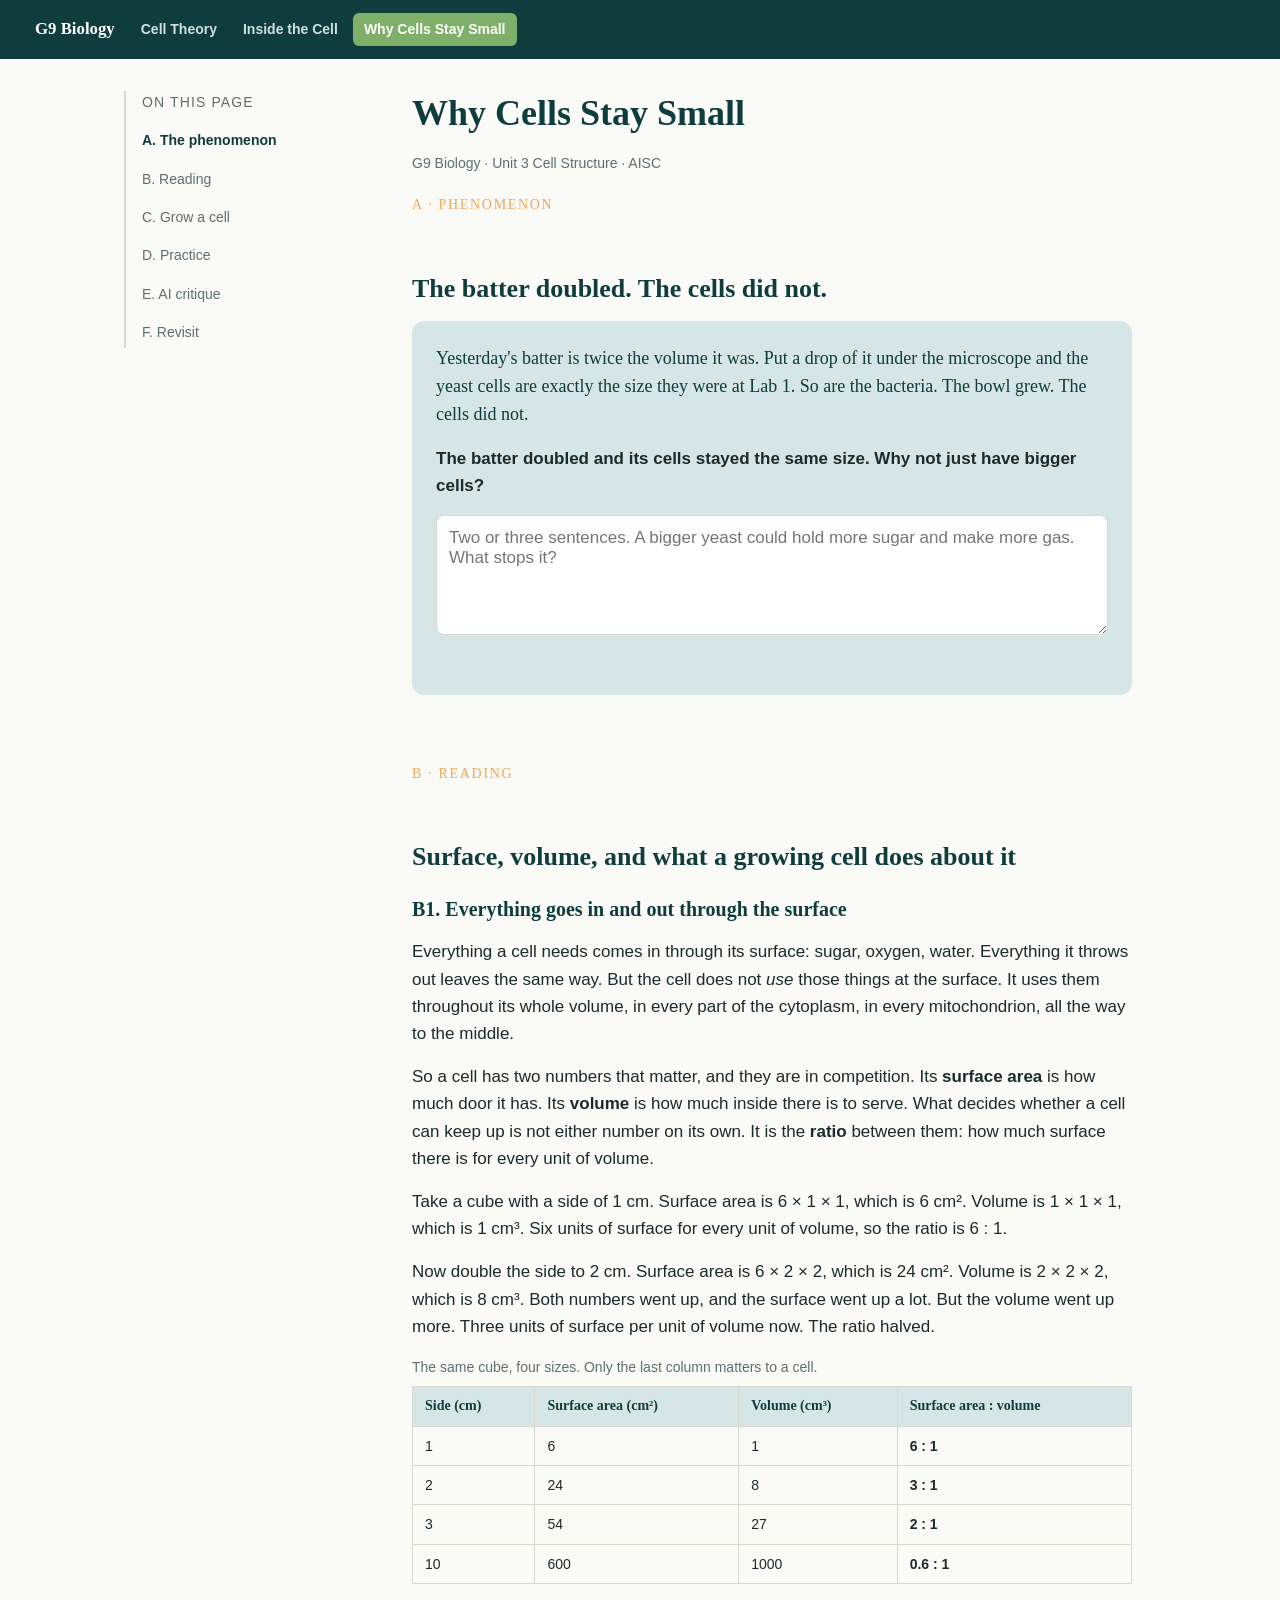
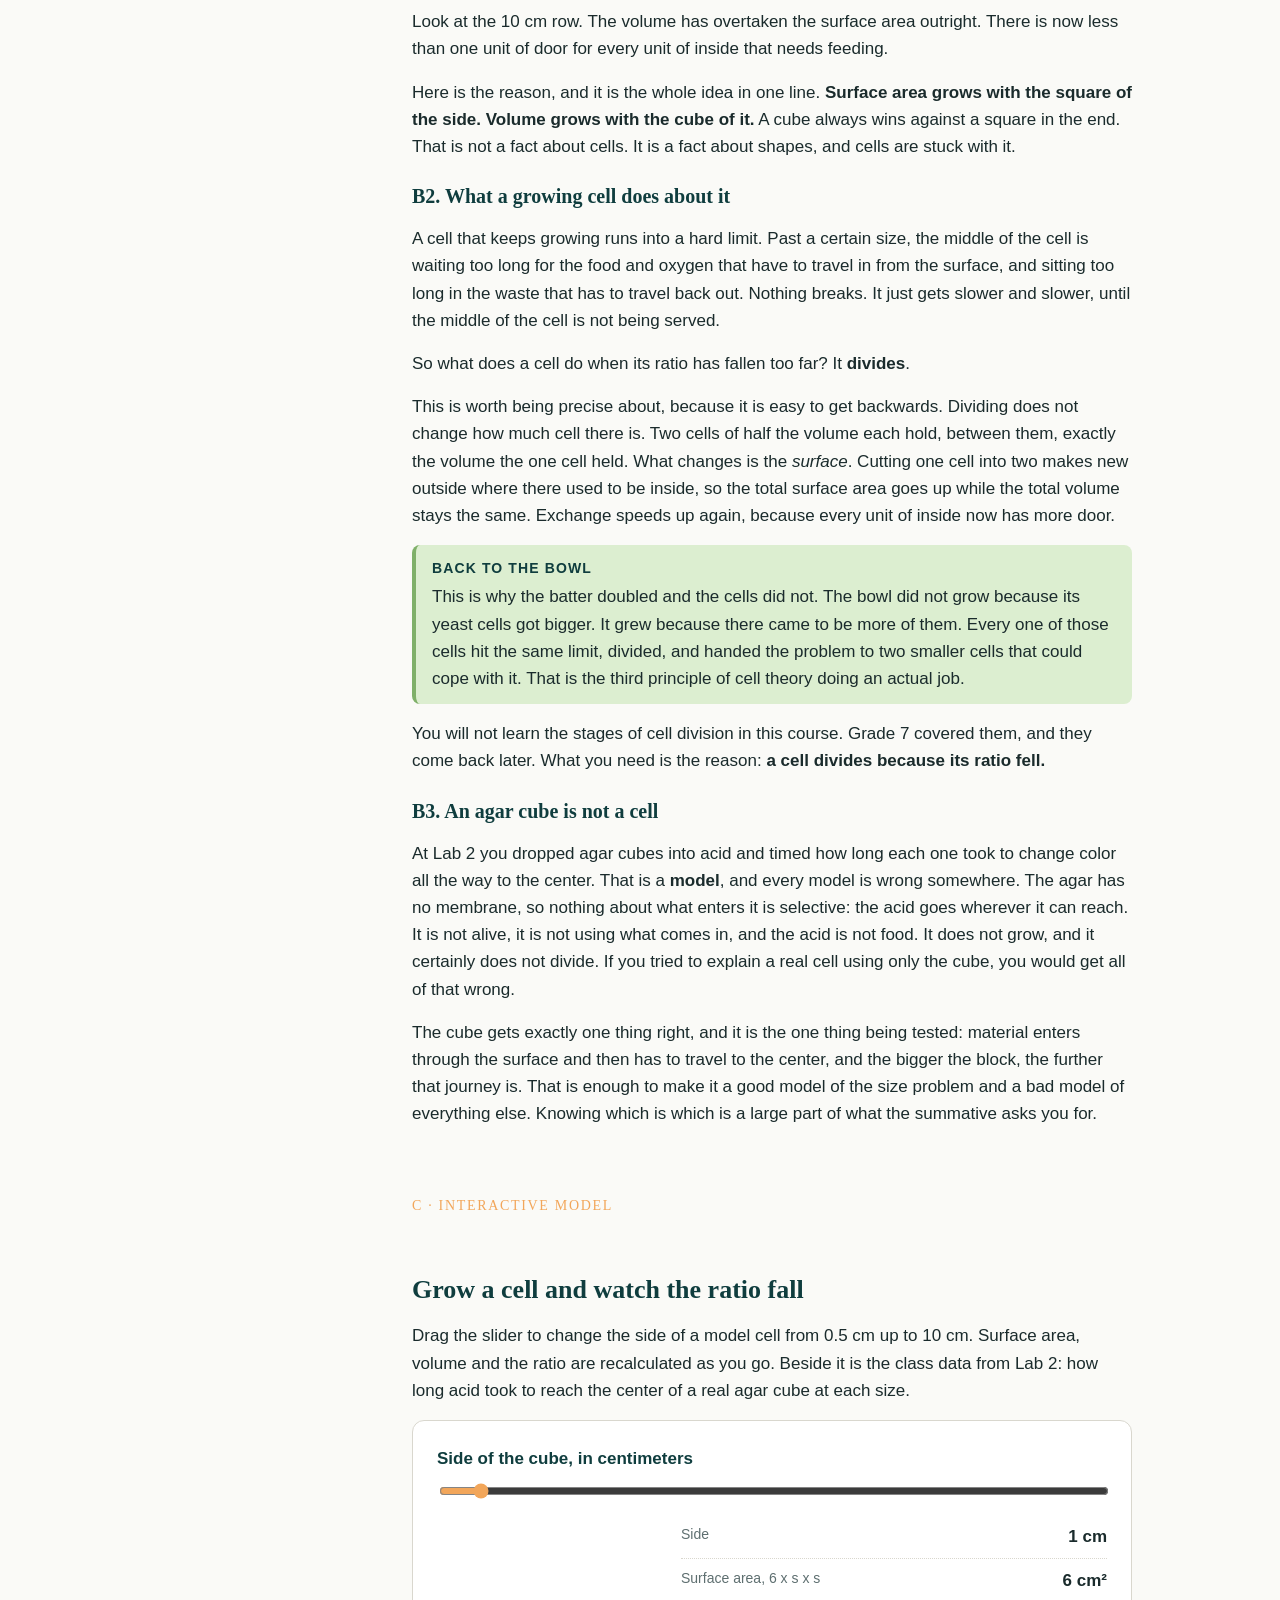
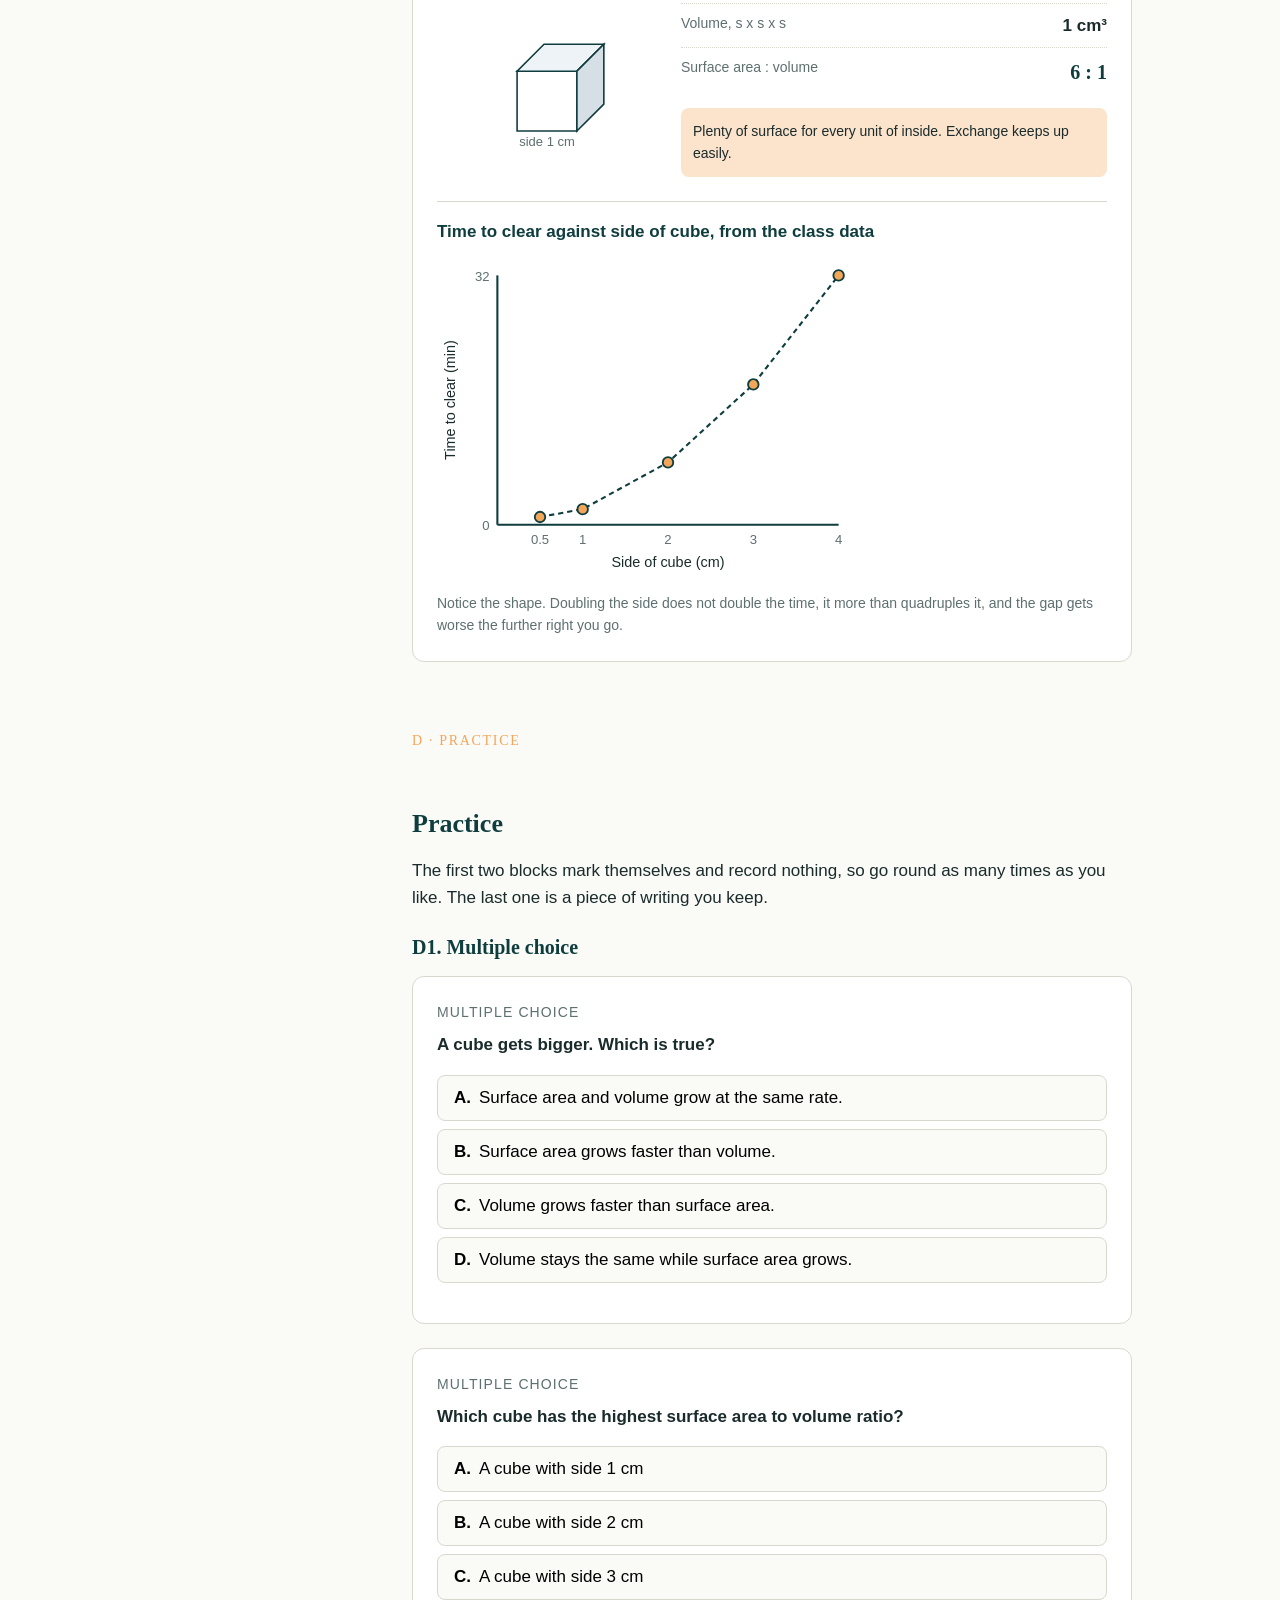
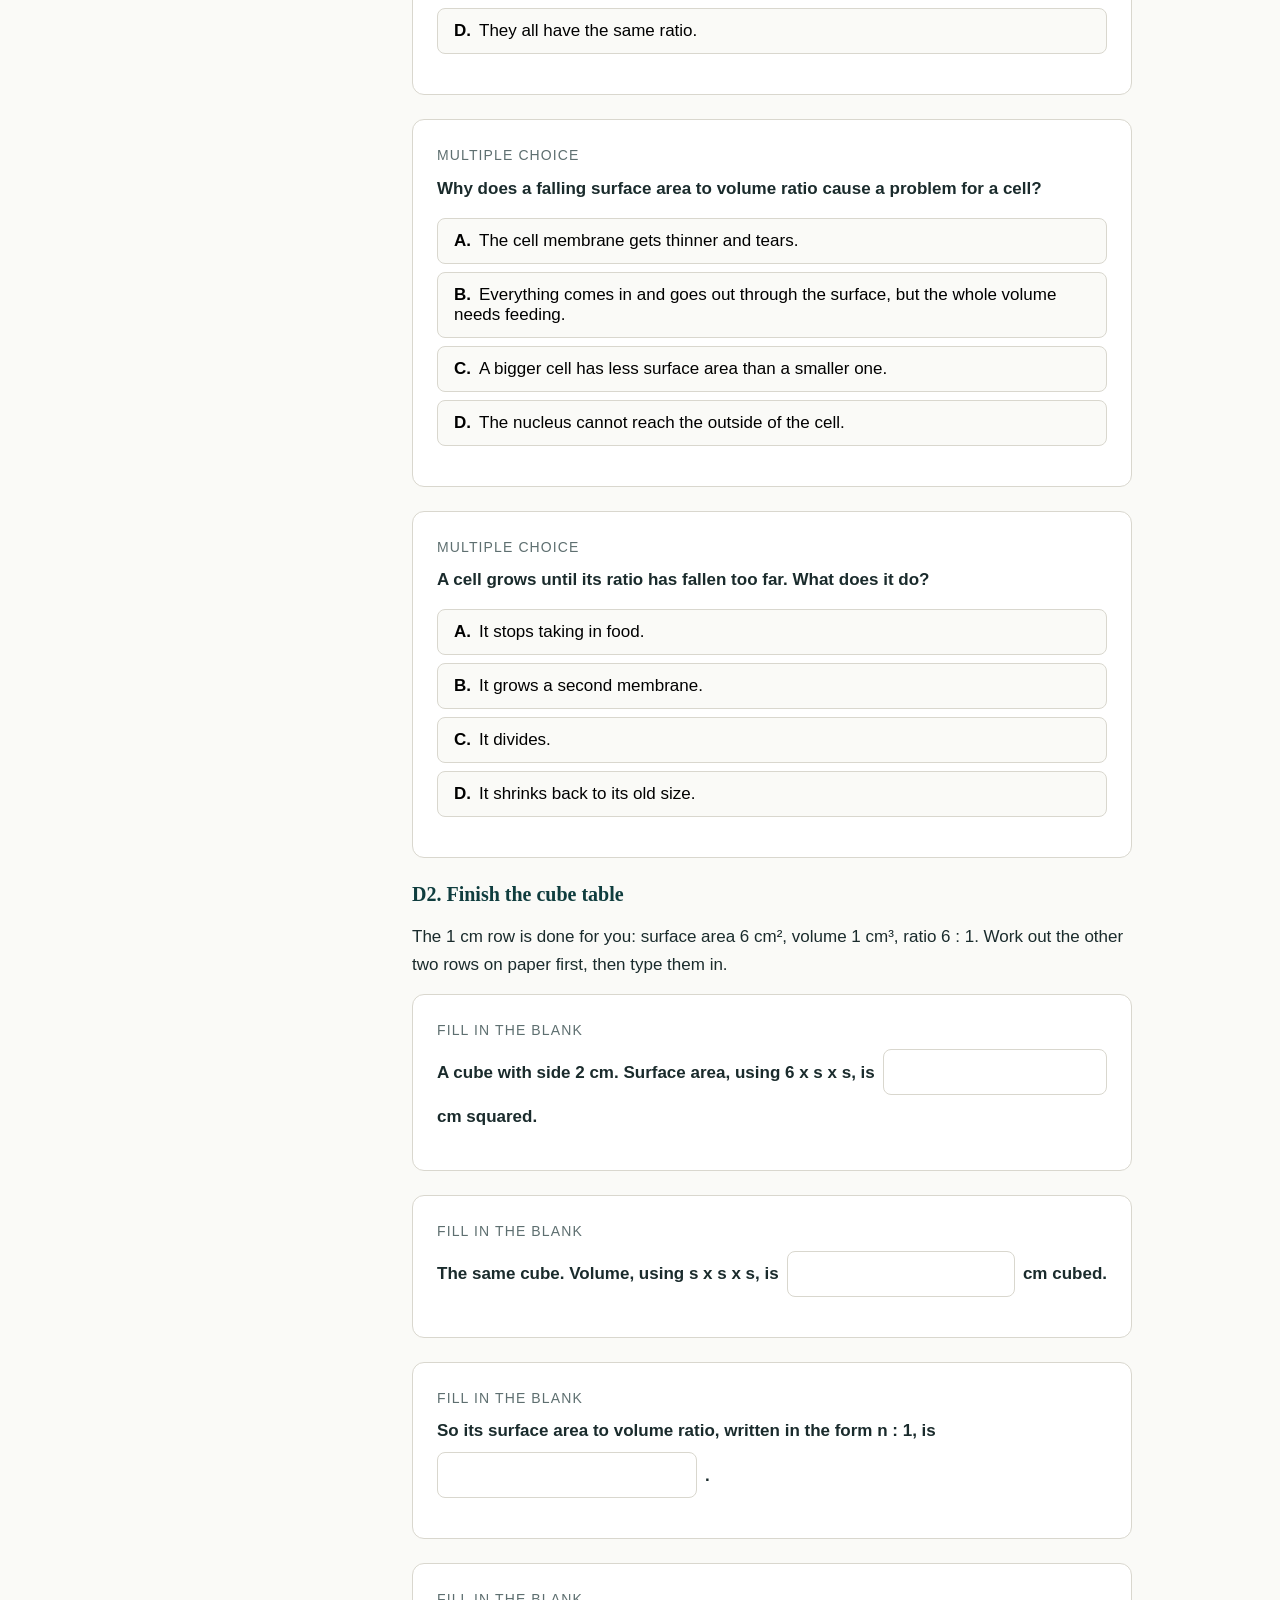
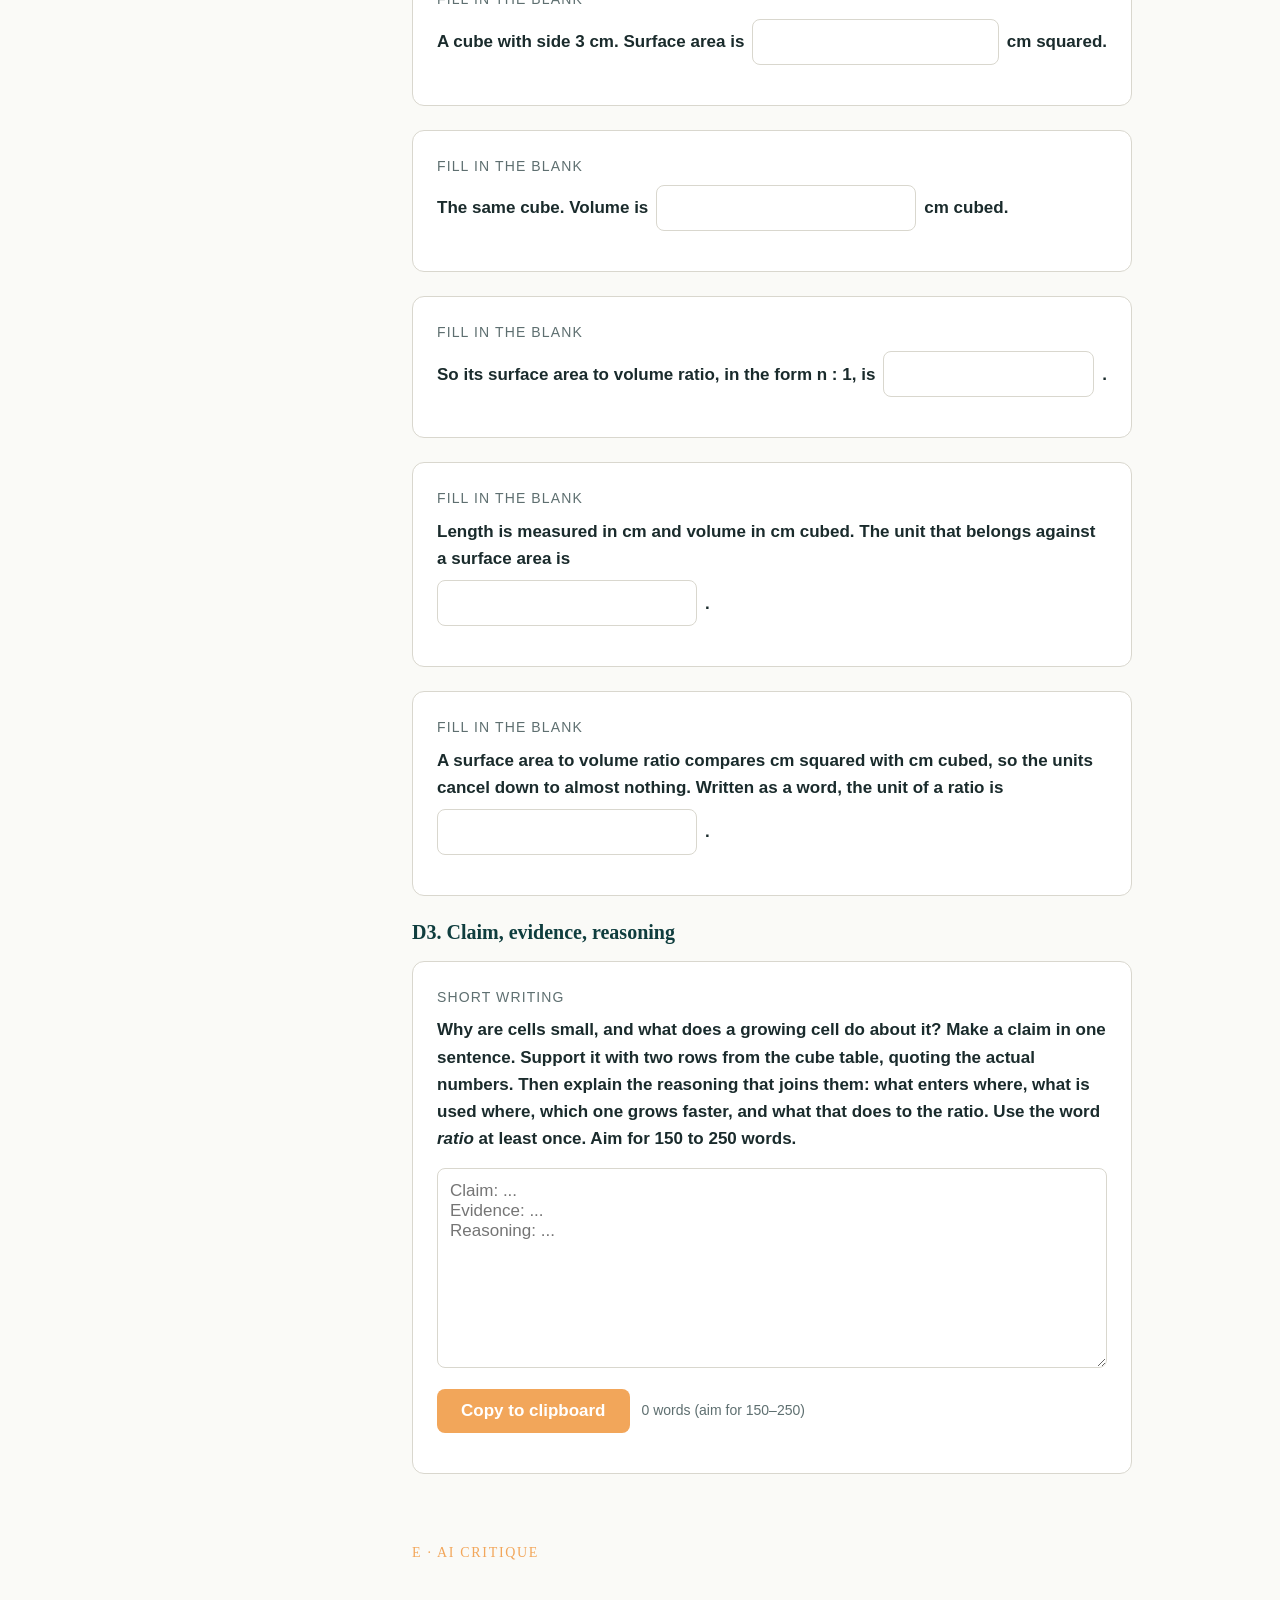
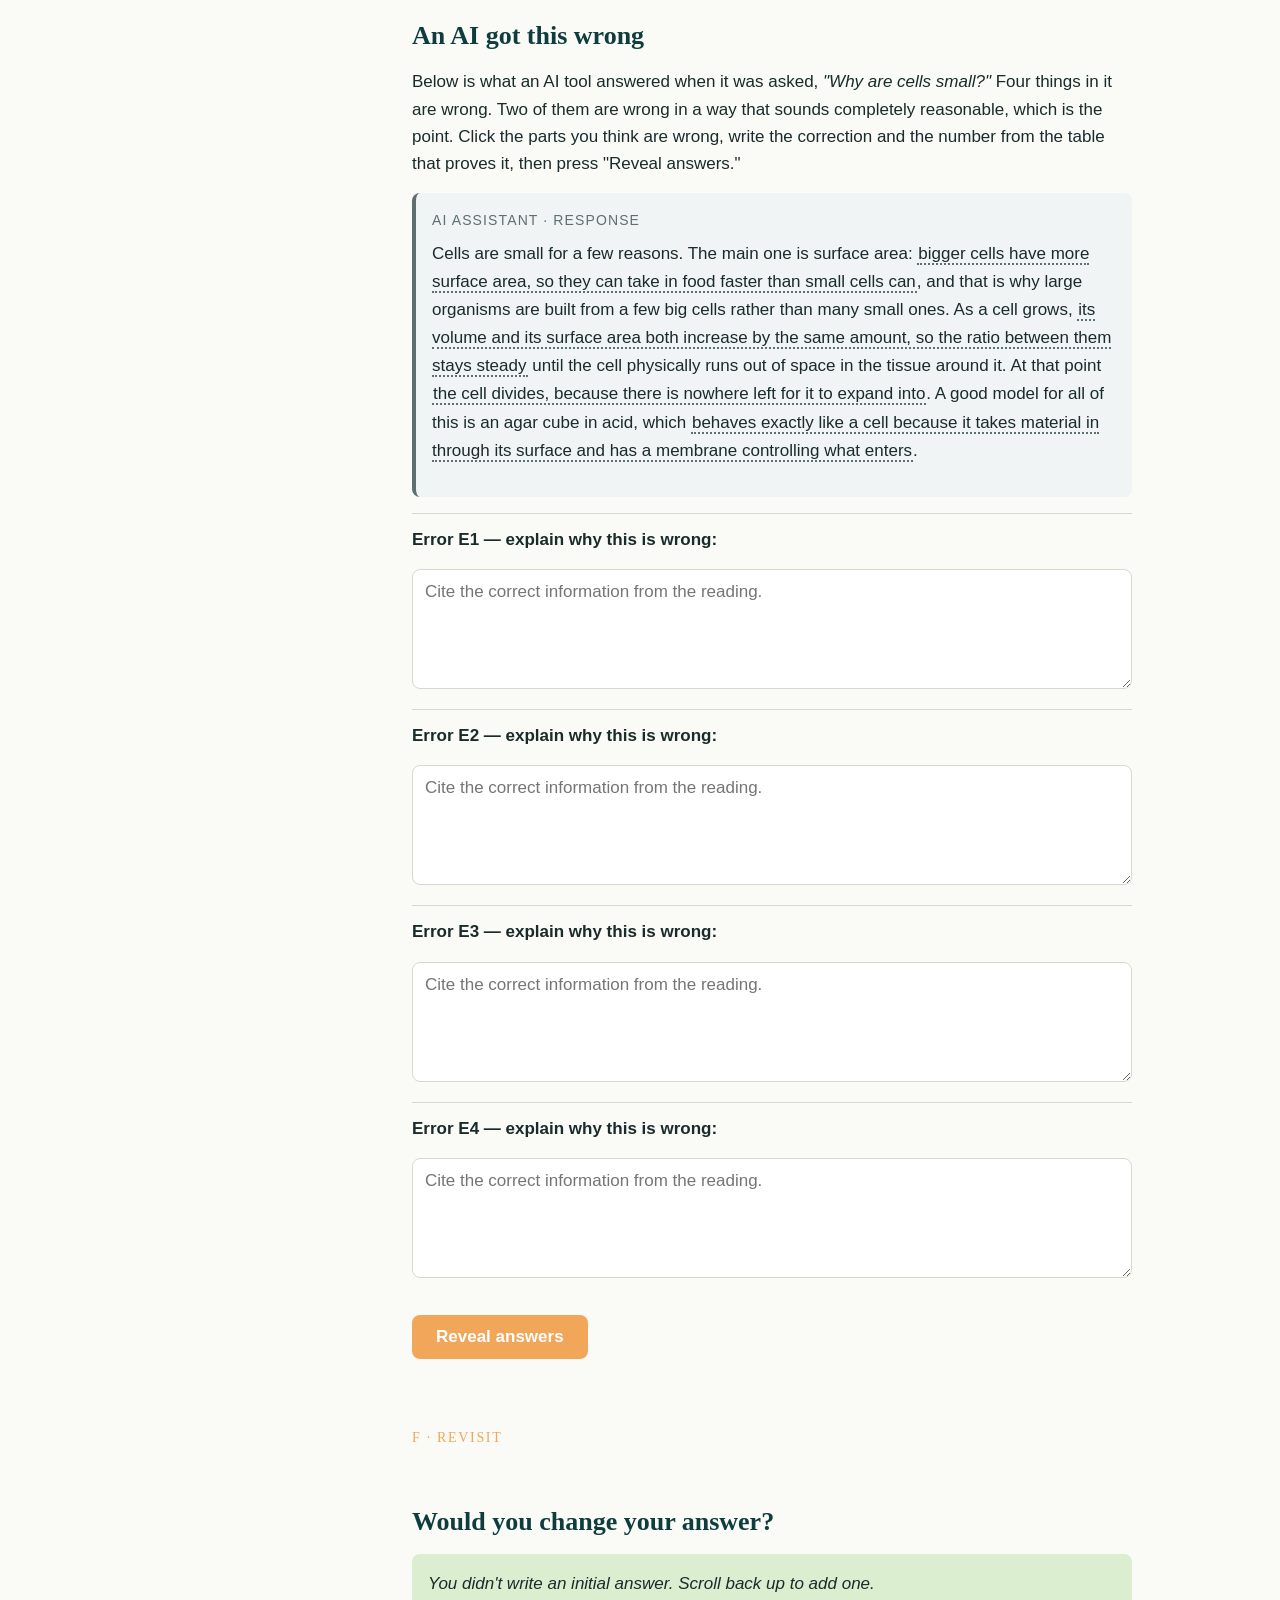
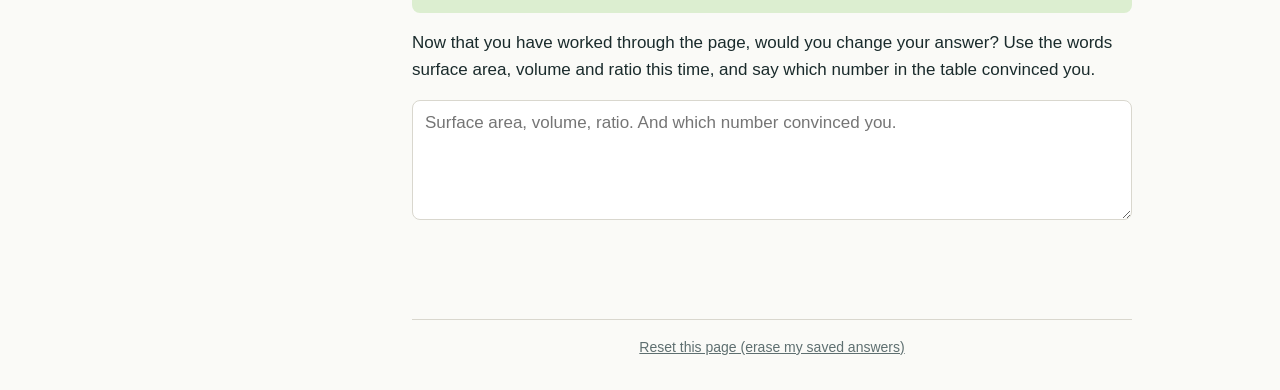
<file: unit-3/section-3/index.html>
<!doctype html>
<html lang="en">
<head>
<meta charset="utf-8" />
<meta name="viewport" content="width=device-width, initial-scale=1" />
<title>Why Cells Stay Small · G9 Biology</title>
<style>
:root {
  --c-teal-deep: #0F3D3E;
  --c-sage: #7FB069;
  --c-coral: #F2A65A;
  --c-bg: #FAFAF7;
  --c-text: #1A2B2C;
  --c-muted: #5E6F70;
  --c-rule: #D9D7CE;
  --c-error: #B23A48;
  --c-coral-soft: #FBE3CC;
  --c-sage-soft: #DCEED0;
  --c-teal-soft: #D6E5E5;
  --font-serif: Georgia, "Charter", "Iowan Old Style", serif;
  --font-sans: -apple-system, BlinkMacSystemFont, "Segoe UI", Roboto, "Helvetica Neue", Arial, sans-serif;
  --fs-body: 17px;
  --fs-small: 14px;
  --fs-h1: 2.25rem;
  --fs-h2: 1.625rem;
  --fs-h3: 1.25rem;
  --lh-body: 1.6;
  --lh-tight: 1.25;
  --s-1: 4px; --s-2: 8px; --s-3: 12px; --s-4: 16px; --s-5: 24px;
  --s-6: 32px; --s-7: 48px; --s-8: 64px;
  --radius: 8px;
  --radius-lg: 12px;
  --content-width: 720px;
  --shell-width: 1080px;
}
@media (max-width: 768px) {
  :root { --fs-body: 16px; --fs-h1: 1.875rem; --fs-h2: 1.375rem; --fs-h3: 1.125rem; }
}
*, *::before, *::after { box-sizing: border-box; }
html, body { margin: 0; padding: 0; }
body {
  font-family: var(--font-sans);
  font-size: var(--fs-body);
  line-height: var(--lh-body);
  color: var(--c-text);
  background: var(--c-bg);
  -webkit-text-size-adjust: 100%;
}
h1, h2, h3, h4 {
  font-family: var(--font-serif);
  color: var(--c-teal-deep);
  line-height: var(--lh-tight);
  margin: 0 0 var(--s-4) 0;
  font-weight: 600;
}
h1 { font-size: var(--fs-h1); }
h2 { font-size: var(--fs-h2); margin-top: var(--s-7); }
h3 { font-size: var(--fs-h3); margin-top: var(--s-5); }
p { margin: 0 0 var(--s-4) 0; }
a { color: var(--c-teal-deep); text-decoration: underline; text-decoration-thickness: 1px; text-underline-offset: 2px; }
a:hover { color: var(--c-coral); }
:focus-visible { outline: 2px solid var(--c-coral); outline-offset: 2px; border-radius: 3px; }
button { font-family: inherit; font-size: inherit; cursor: pointer; }
input, textarea { font-family: inherit; font-size: inherit; color: inherit; }
.shell {
  display: grid;
  grid-template-columns: 240px minmax(0, 1fr);
  gap: var(--s-7);
  max-width: var(--shell-width);
  margin: 0 auto;
  padding: var(--s-6) var(--s-5);
}
.shell__main { max-width: var(--content-width); min-width: 0; }
.shell__main > section { margin-bottom: var(--s-8); scroll-margin-top: var(--s-5); }
@media (max-width: 1023px) {
  .shell { grid-template-columns: 1fr; gap: var(--s-5); padding: var(--s-4); }
}
.sr-only {
  position: absolute; width: 1px; height: 1px; padding: 0; margin: -1px;
  overflow: hidden; clip: rect(0, 0, 0, 0); white-space: nowrap; border: 0;
}
.toc { position: sticky; top: var(--s-5); align-self: start; border-left: 2px solid var(--c-rule); padding-left: var(--s-4); font-size: var(--fs-small); }
.site-nav { display: flex; align-items: center; gap: 4px; flex-wrap: wrap; background: var(--c-teal-deep); padding: 11px 24px; }
.site-nav a { color: #cfe0df; text-decoration: none; padding: 5px 11px; border-radius: 6px; font-weight: 600; font-size: var(--fs-small); }
.site-nav a:hover { background: rgba(255,255,255,.12); color: #fff; }
.site-nav a[aria-current="page"] { color: #fff; background: var(--c-sage); }
.site-nav .brand { font-family: var(--font-serif); font-size: 1.05rem; color: #fff; }
.toc__label { text-transform: uppercase; letter-spacing: 0.08em; color: var(--c-muted); margin-bottom: var(--s-3); }
.toc ol { list-style: none; padding: 0; margin: 0; display: flex; flex-direction: column; gap: var(--s-2); }
.toc a { text-decoration: none; color: var(--c-muted); display: block; padding: var(--s-1) 0; }
.toc a:hover { color: var(--c-teal-deep); }
.toc a[aria-current="true"] { color: var(--c-teal-deep); font-weight: 600; }
@media (max-width: 1023px) {
  .toc { position: relative; top: 0; border-left: none; border-bottom: 1px solid var(--c-rule); padding: 0 0 var(--s-4) 0; }
  .toc ol { flex-direction: row; flex-wrap: wrap; gap: var(--s-4); }
}
.section-marker {
  display: inline-block; font-family: var(--font-serif); font-size: var(--fs-small);
  letter-spacing: 0.12em; text-transform: uppercase; color: var(--c-coral); margin-bottom: var(--s-2);
}
.phenomenon { background: var(--c-teal-soft); border-radius: var(--radius-lg); padding: var(--s-5); }
.phenomenon__scene { font-family: var(--font-serif); font-size: 1.125rem; line-height: 1.55; color: var(--c-teal-deep); }
.phenomenon__prompt { font-weight: 600; margin-top: var(--s-4); }
.video-placeholder, .img-placeholder {
  background: repeating-linear-gradient(45deg, var(--c-rule), var(--c-rule) 8px, var(--c-bg) 8px, var(--c-bg) 16px);
  border: 1px dashed var(--c-muted); color: var(--c-muted); padding: var(--s-6) var(--s-4);
  text-align: center; border-radius: var(--radius); font-size: var(--fs-small); font-style: italic;
}
.btn {
  display: inline-block; background: var(--c-coral); color: #fff; border: none;
  border-radius: var(--radius); padding: var(--s-3) var(--s-5); font-weight: 600; text-decoration: none;
}
.btn:hover { background: #E89042; color: #fff; }
.btn--secondary { background: transparent; color: var(--c-teal-deep); border: 1.5px solid var(--c-teal-deep); }
.btn--secondary:hover { background: var(--c-teal-soft); color: var(--c-teal-deep); }
.input, .textarea {
  width: 100%; border: 1.5px solid var(--c-rule); background: #fff;
  border-radius: var(--radius); padding: var(--s-3);
}
.textarea { min-height: 120px; resize: vertical; }
.input:focus, .textarea:focus { border-color: var(--c-teal-deep); outline: 2px solid var(--c-coral); outline-offset: 0; }
.practice { border: 1px solid var(--c-rule); border-radius: var(--radius-lg); padding: var(--s-5); background: #fff; margin-bottom: var(--s-5); }
.practice__label { font-size: var(--fs-small); text-transform: uppercase; letter-spacing: 0.08em; color: var(--c-muted); margin-bottom: var(--s-2); }
.practice__prompt { font-weight: 600; margin-bottom: var(--s-4); }
.mcq-option {
  display: block; width: 100%; text-align: left; background: var(--c-bg);
  border: 1.5px solid var(--c-rule); border-radius: var(--radius);
  padding: var(--s-3) var(--s-4); margin-bottom: var(--s-2);
}
.mcq-option:hover { border-color: var(--c-teal-deep); }
.mcq-option[aria-pressed="true"] { border-color: var(--c-teal-deep); background: var(--c-teal-soft); }
.mcq-option.is-correct { border-color: var(--c-sage); background: var(--c-sage-soft); }
.mcq-option.is-incorrect { border-color: var(--c-error); background: #F5DDE0; }
.mcq-option:disabled { cursor: default; }
.mcq-feedback { margin-top: var(--s-3); font-size: var(--fs-small); color: var(--c-muted); }
.mcq-feedback.is-correct { color: var(--c-teal-deep); }
.mcq-feedback.is-incorrect { color: var(--c-error); }
.fill-row { display: flex; flex-wrap: wrap; gap: var(--s-2); align-items: center; }
.fill-row .input { flex: 1 1 200px; }
.fill-feedback { margin-top: var(--s-2); font-size: var(--fs-small); }
.fill-feedback.is-correct { color: var(--c-teal-deep); }
.fill-feedback.is-incorrect { color: var(--c-error); }
.drag-zone {
  display: flex; flex-direction: column; gap: var(--s-2); padding: var(--s-3);
  background: var(--c-bg); border: 1.5px dashed var(--c-rule); border-radius: var(--radius); min-height: 60px;
}
.drag-card {
  background: #fff; border: 1.5px solid var(--c-rule); border-radius: var(--radius);
  padding: var(--s-3) var(--s-4); cursor: grab; user-select: none; touch-action: none;
  transition: transform 150ms ease, box-shadow 150ms ease, border-color 150ms ease;
}
.drag-card:active { cursor: grabbing; }
.drag-card.is-dragging {
  cursor: grabbing;
  box-shadow: 0 10px 24px rgba(15, 61, 62, 0.18);
  border-color: var(--c-teal-deep);
  transform: scale(1.02);
  transition: none;
}
.drag-card.is-misplaced { border-color: var(--c-error); background: #F5DDE0; }
.drag-card.is-correct { border-color: var(--c-sage); background: var(--c-sage-soft); }
.drag-placeholder {
  background: var(--c-coral-soft);
  border: 1.5px dashed var(--c-coral);
  border-radius: var(--radius);
  transition: height 120ms ease;
}
.drag-handle { display: inline-block; margin-right: var(--s-3); color: var(--c-muted); letter-spacing: 2px; user-select: none; }
.ai-block { background: #F1F4F4; border-left: 4px solid var(--c-muted); border-radius: var(--radius); padding: var(--s-4); margin-bottom: var(--s-4); line-height: 1.65; }
.ai-block__source { font-size: var(--fs-small); color: var(--c-muted); margin-bottom: var(--s-2); text-transform: uppercase; letter-spacing: 0.08em; }
.ai-error-marker { background: transparent; border-bottom: 2px dotted var(--c-muted); padding: 0 1px; cursor: pointer; }
.ai-error-marker:hover { background: var(--c-coral-soft); }
.ai-error-marker.is-selected { background: var(--c-coral-soft); border-bottom-color: var(--c-coral); }
.ai-error-marker.is-revealed-correct { background: var(--c-sage-soft); border-bottom: 2px solid var(--c-sage); }
.ai-error-marker.is-revealed-missed { background: #F5DDE0; border-bottom: 2px solid var(--c-error); }
.ai-error-list { margin-top: var(--s-4); padding-left: 0; list-style: none; }
.ai-error-list li { border-top: 1px solid var(--c-rule); padding: var(--s-3) 0; }
.levels { background: #fff; border: 1px solid var(--c-rule); border-radius: var(--radius-lg); padding: var(--s-5); }
.levels__toggle { display: inline-flex; background: var(--c-bg); border-radius: var(--radius); border: 1px solid var(--c-rule); overflow: hidden; margin-bottom: var(--s-4); }
.levels__toggle button { border: none; background: transparent; padding: var(--s-2) var(--s-4); color: var(--c-muted); }
.levels__toggle button[aria-pressed="true"] { background: var(--c-teal-deep); color: #fff; }
.levels__stage { display: flex; gap: var(--s-5); align-items: center; flex-wrap: wrap; }
.levels__figure { flex: 0 0 200px; height: 200px; background: var(--c-bg); border-radius: var(--radius); display: flex; align-items: center; justify-content: center; }
.levels__figure svg { width: 80%; height: 80%; }
.levels__body { flex: 1 1 240px; min-width: 0; }
.levels__index { font-family: var(--font-serif); color: var(--c-coral); font-size: var(--fs-small); letter-spacing: 0.08em; text-transform: uppercase; }
.levels__name { font-size: var(--fs-h3); color: var(--c-teal-deep); margin: var(--s-1) 0 var(--s-2) 0; }
.levels__label { font-style: italic; color: var(--c-muted); margin-bottom: var(--s-3); }
.levels__controls { display: flex; gap: var(--s-3); margin-top: var(--s-4); }
.levels__controls button[disabled] { opacity: 0.4; cursor: not-allowed; }
.revisit__prior { background: var(--c-sage-soft); border-radius: var(--radius); padding: var(--s-4); margin-bottom: var(--s-4); font-style: italic; }
.revisit__prior strong { font-style: normal; color: var(--c-teal-deep); }
.timeline { margin: var(--s-5) 0; padding: var(--s-4) 0; }
.timeline svg { width: 100%; height: auto; display: block; }
.timeline figcaption { font-size: var(--fs-small); color: var(--c-muted); text-align: center; margin-top: var(--s-2); font-style: italic; }
.callout { border-left: 4px solid var(--c-coral); background: var(--c-coral-soft); padding: var(--s-3) var(--s-4); border-radius: var(--radius); margin: var(--s-4) 0; }
.callout--idli { border-left-color: var(--c-sage); background: var(--c-sage-soft); }
.callout__label { font-size: var(--fs-small); text-transform: uppercase; letter-spacing: 0.08em; color: var(--c-teal-deep); font-weight: 600; margin-bottom: var(--s-1); }
.reset-row { margin-top: var(--s-8); padding-top: var(--s-4); border-top: 1px solid var(--c-rule); font-size: var(--fs-small); color: var(--c-muted); text-align: center; }
.reset-row button { background: none; border: none; color: var(--c-muted); text-decoration: underline; padding: 0; }
.saved-indicator { display: inline-block; margin-left: var(--s-3); font-size: var(--fs-small); color: var(--c-sage); opacity: 0; transition: opacity 0.2s ease-in-out; }
.saved-indicator.is-visible { opacity: 1; }

/* Section 3 only: the data table and the cube model. Everything else comes from _shared/css. */
.table-wrap { overflow-x: auto; margin: 0 0 var(--s-5) 0; }
.data-table { border-collapse: collapse; width: 100%; min-width: 420px; font-size: var(--fs-small); }
.data-table caption { text-align: left; color: var(--c-muted); font-size: var(--fs-small); padding-bottom: var(--s-2); }
.data-table th, .data-table td { border: 1px solid var(--c-rule); padding: var(--s-2) var(--s-3); text-align: left; }
.data-table thead th { background: var(--c-teal-soft); color: var(--c-teal-deep); font-family: var(--font-serif); }
.data-table tbody tr:nth-child(even) { background: var(--c-bg); }

.cube-model { background: #fff; border: 1px solid var(--c-rule); border-radius: var(--radius-lg); padding: var(--s-5); }
.cube-model__control { margin-bottom: var(--s-4); }
.cube-model__control label { display: block; font-weight: 600; color: var(--c-teal-deep); margin-bottom: var(--s-2); }
.cube-model__control input[type="range"] { width: 100%; accent-color: var(--c-coral); }
.cube-model__control input[type="range"]:focus-visible { outline: 2px solid var(--c-coral); outline-offset: 2px; }
.cube-model__stage { display: flex; gap: var(--s-5); align-items: center; flex-wrap: wrap; }
.cube-model__figure { flex: 0 0 220px; }
.cube-model__figure svg { width: 100%; height: auto; }
.cube-model__readout { flex: 1 1 260px; min-width: 0; }
.cube-model__row { display: flex; justify-content: space-between; gap: var(--s-3); margin: 0 0 var(--s-2) 0; border-bottom: 1px dotted var(--c-rule); padding-bottom: var(--s-2); }
.cube-model__row span { color: var(--c-muted); font-size: var(--fs-small); }
.cube-model__row strong { font-variant-numeric: tabular-nums; }
.cube-model__row--ratio { border-bottom: none; }
.cube-model__row--ratio strong { color: var(--c-teal-deep); font-size: var(--fs-h3); font-family: var(--font-serif); }
.cube-model__verdict { background: var(--c-coral-soft); border-radius: var(--radius); padding: var(--s-3); margin: var(--s-3) 0 0 0; font-size: var(--fs-small); }
.cube-model__plot { margin-top: var(--s-5); border-top: 1px solid var(--c-rule); padding-top: var(--s-4); }
.cube-model__plot-label { font-weight: 600; color: var(--c-teal-deep); margin-bottom: var(--s-3); }
.cube-model__plot svg { width: 100%; max-width: 420px; height: auto; }
.cube-model__plot-note { color: var(--c-muted); font-size: var(--fs-small); margin: var(--s-3) 0 0 0; }
</style>
</head>
<body>

<nav class="site-nav" aria-label="Site navigation">
  <a class="brand" href="https://aisc-g9-biology.vercel.app/" target="_top">G9 Biology</a>
  <a href="https://aisc-g9-biology.vercel.app/unit-3/section-1/" target="_top">Cell Theory</a>
  <a href="https://aisc-g9-biology.vercel.app/unit-3/section-2/" target="_top">Inside the Cell</a>
  <a href="https://aisc-g9-biology.vercel.app/unit-3/section-3/" target="_top" aria-current="page">Why Cells Stay Small</a>
</nav>

<div class="shell">
  <nav class="toc" aria-label="Section navigation">
    <p class="toc__label">On this page</p>
    <ol>
      <li><a href="#sec-a">A. The phenomenon</a></li>
      <li><a href="#sec-b">B. Reading</a></li>
      <li><a href="#sec-c">C. Grow a cell</a></li>
      <li><a href="#sec-d">D. Practice</a></li>
      <li><a href="#sec-e">E. AI critique</a></li>
      <li><a href="#sec-f">F. Revisit</a></li>
    </ol>
  </nav>

  <main class="shell__main">
    <header>
      <h1 id="section-title">Why Cells Stay Small</h1>
      <p style="color: var(--c-muted); font-size: var(--fs-small);">G9 Biology · Unit 3 Cell Structure · AISC</p>
    </header>

    <section id="sec-a" aria-labelledby="sec-a-h">
      <span class="section-marker">A · Phenomenon</span>
      <h2 id="sec-a-h">The batter doubled. The cells did not.</h2>
      <div class="phenomenon">
        <p id="phenomenon-scene" class="phenomenon__scene">Yesterday's batter is twice the volume it was. Put a drop of it under the microscope and the yeast cells are exactly the size they were at Lab 1. So are the bacteria. The bowl grew. The cells did not.</p>
        <p class="phenomenon__prompt" id="phenomenon-prompt">The batter doubled and its cells stayed the same size. Why not just have bigger cells?</p>
        <label for="initial-answer" class="sr-only">Your initial answer</label>
        <textarea id="initial-answer" class="textarea" placeholder="Two or three sentences. A bigger yeast could hold more sugar and make more gas. What stops it?"></textarea>
        <span id="initial-saved" class="saved-indicator">Saved</span>
      </div>
    </section>

    <section id="sec-b" aria-labelledby="sec-b-h">
      <span class="section-marker">B · Reading</span>
      <h2 id="sec-b-h">Surface, volume, and what a growing cell does about it</h2>

      <h3>B1. Everything goes in and out through the surface</h3>

      <p>Everything a cell needs comes in through its surface: sugar, oxygen, water. Everything it throws out leaves the same way. But the cell does not <em>use</em> those things at the surface. It uses them throughout its whole volume, in every part of the cytoplasm, in every mitochondrion, all the way to the middle.</p>

      <p>So a cell has two numbers that matter, and they are in competition. Its <strong>surface area</strong> is how much door it has. Its <strong>volume</strong> is how much inside there is to serve. What decides whether a cell can keep up is not either number on its own. It is the <strong>ratio</strong> between them: how much surface there is for every unit of volume.</p>

      <p>Take a cube with a side of 1 cm. Surface area is 6 × 1 × 1, which is 6 cm². Volume is 1 × 1 × 1, which is 1 cm³. Six units of surface for every unit of volume, so the ratio is 6 : 1.</p>

      <p>Now double the side to 2 cm. Surface area is 6 × 2 × 2, which is 24 cm². Volume is 2 × 2 × 2, which is 8 cm³. Both numbers went up, and the surface went up a lot. But the volume went up more. Three units of surface per unit of volume now. The ratio halved.</p>

      <div class="table-wrap">
        <table class="data-table">
          <caption>The same cube, four sizes. Only the last column matters to a cell.</caption>
          <thead>
            <tr><th scope="col">Side (cm)</th><th scope="col">Surface area (cm²)</th><th scope="col">Volume (cm³)</th><th scope="col">Surface area : volume</th></tr>
          </thead>
          <tbody>
            <tr><td>1</td><td>6</td><td>1</td><td><strong>6 : 1</strong></td></tr>
            <tr><td>2</td><td>24</td><td>8</td><td><strong>3 : 1</strong></td></tr>
            <tr><td>3</td><td>54</td><td>27</td><td><strong>2 : 1</strong></td></tr>
            <tr><td>10</td><td>600</td><td>1000</td><td><strong>0.6 : 1</strong></td></tr>
          </tbody>
        </table>
      </div>

      <p>Look at the 10 cm row. The volume has overtaken the surface area outright. There is now less than one unit of door for every unit of inside that needs feeding.</p>

      <p>Here is the reason, and it is the whole idea in one line. <strong>Surface area grows with the square of the side. Volume grows with the cube of it.</strong> A cube always wins against a square in the end. That is not a fact about cells. It is a fact about shapes, and cells are stuck with it.</p>

      <h3>B2. What a growing cell does about it</h3>

      <p>A cell that keeps growing runs into a hard limit. Past a certain size, the middle of the cell is waiting too long for the food and oxygen that have to travel in from the surface, and sitting too long in the waste that has to travel back out. Nothing breaks. It just gets slower and slower, until the middle of the cell is not being served.</p>

      <p>So what does a cell do when its ratio has fallen too far? It <strong>divides</strong>.</p>

      <p>This is worth being precise about, because it is easy to get backwards. Dividing does not change how much cell there is. Two cells of half the volume each hold, between them, exactly the volume the one cell held. What changes is the <em>surface</em>. Cutting one cell into two makes new outside where there used to be inside, so the total surface area goes up while the total volume stays the same. Exchange speeds up again, because every unit of inside now has more door.</p>

      <div class="callout callout--idli">
        <p class="callout__label">Back to the bowl</p>
        <p style="margin:0">This is why the batter doubled and the cells did not. The bowl did not grow because its yeast cells got bigger. It grew because there came to be more of them. Every one of those cells hit the same limit, divided, and handed the problem to two smaller cells that could cope with it. That is the third principle of cell theory doing an actual job.</p>
      </div>

      <p>You will not learn the stages of cell division in this course. Grade 7 covered them, and they come back later. What you need is the reason: <strong>a cell divides because its ratio fell.</strong></p>

      <h3>B3. An agar cube is not a cell</h3>

      <p>At Lab 2 you dropped agar cubes into acid and timed how long each one took to change color all the way to the center. That is a <strong>model</strong>, and every model is wrong somewhere. The agar has no membrane, so nothing about what enters it is selective: the acid goes wherever it can reach. It is not alive, it is not using what comes in, and the acid is not food. It does not grow, and it certainly does not divide. If you tried to explain a real cell using only the cube, you would get all of that wrong.</p>

      <p>The cube gets exactly one thing right, and it is the one thing being tested: material enters through the surface and then has to travel to the center, and the bigger the block, the further that journey is. That is enough to make it a good model of the size problem and a bad model of everything else. Knowing which is which is a large part of what the summative asks you for.</p>
    </section>

    <section id="sec-c" aria-labelledby="sec-c-h">
      <span class="section-marker">C · Interactive model</span>
      <h2 id="sec-c-h">Grow a cell and watch the ratio fall</h2>
      <p>Drag the slider to change the side of a model cell from 0.5 cm up to 10 cm. Surface area, volume and the ratio are recalculated as you go. Beside it is the class data from Lab 2: how long acid took to reach the center of a real agar cube at each size.</p>

      <div id="cube-model" class="cube-model">
        <div class="cube-model__control">
          <label for="cube-slider">Side of the cube, in centimeters</label>
          <input type="range" id="cube-slider" min="0.5" max="10" step="0.1" value="1">
        </div>
        <div class="cube-model__stage">
          <div class="cube-model__figure" id="cube-figure" aria-live="off"></div>
          <div class="cube-model__readout" id="cube-readout" aria-live="polite"></div>
        </div>
        <div class="cube-model__plot">
          <p class="cube-model__plot-label">Time to clear against side of cube, from the class data</p>
          <div id="cube-plot"></div>
          <p class="cube-model__plot-note">Notice the shape. Doubling the side does not double the time, it more than quadruples it, and the gap gets worse the further right you go.</p>
        </div>
      </div>
    </section>

    <section id="sec-d" aria-labelledby="sec-d-h">
      <span class="section-marker">D · Practice</span>
      <h2 id="sec-d-h">Practice</h2>
      <p>The first two blocks mark themselves and record nothing, so go round as many times as you like. The last one is a piece of writing you keep.</p>

      <h3>D1. Multiple choice</h3>
      <div id="mcq-list"></div>

      <h3>D2. Finish the cube table</h3>
      <p>The 1 cm row is done for you: surface area 6 cm², volume 1 cm³, ratio 6 : 1. Work out the other two rows on paper first, then type them in.</p>
      <div id="fill-list"></div>

      <h3>D3. Claim, evidence, reasoning</h3>
      <div class="practice">
        <p class="practice__label">Short writing</p>
        <p class="practice__prompt">Why are cells small, and what does a growing cell do about it? Make a claim in one sentence. Support it with two rows from the cube table, quoting the actual numbers. Then explain the reasoning that joins them: what enters where, what is used where, which one grows faster, and what that does to the ratio. Use the word <em>ratio</em> at least once. Aim for 150 to 250 words.</p>
        <label class="sr-only" for="cer-response">Your CER response</label>
        <textarea id="cer-response" class="textarea" style="min-height: 200px;" placeholder="Claim: ...&#10;Evidence: ...&#10;Reasoning: ..."></textarea>
        <div style="display:flex; gap: var(--s-3); align-items: center; margin-top: var(--s-3); flex-wrap: wrap;">
          <button type="button" id="cer-copy" class="btn">Copy to clipboard</button>
          <span id="cer-count" style="color: var(--c-muted); font-size: var(--fs-small);"></span>
          <span id="cer-saved" class="saved-indicator">Saved</span>
        </div>
        <p id="cer-status" style="margin-top: var(--s-3); font-size: var(--fs-small); color: var(--c-muted);"></p>
      </div>
    </section>

    <section id="sec-e" aria-labelledby="sec-e-h">
      <span class="section-marker">E · AI critique</span>
      <h2 id="sec-e-h">An AI got this wrong</h2>
      <p>Below is what an AI tool answered when it was asked, <em>"Why are cells small?"</em> Four things in it are wrong. Two of them are wrong in a way that sounds completely reasonable, which is the point. Click the parts you think are wrong, write the correction and the number from the table that proves it, then press "Reveal answers."</p>
      <div class="ai-block">
        <p class="ai-block__source">AI assistant · response</p>
        <p id="ai-passage"></p>
      </div>
      <div>
        <ul id="ai-explanations" class="ai-error-list"></ul>
      </div>
      <div style="display:flex; gap: var(--s-3); margin-top: var(--s-4); flex-wrap: wrap;">
        <button type="button" id="ai-reveal" class="btn">Reveal answers</button>
      </div>
      <ul id="ai-reveal-list" class="ai-error-list"></ul>
    </section>

    <section id="sec-f" aria-labelledby="sec-f-h">
      <span class="section-marker">F · Revisit</span>
      <h2 id="sec-f-h">Would you change your answer?</h2>
      <div id="revisit-recall" class="revisit__prior"></div>
      <p id="revisit-prompt"></p>
      <label class="sr-only" for="revisit-answer">Your revised answer</label>
      <textarea id="revisit-answer" class="textarea" placeholder="Surface area, volume, ratio. And which number convinced you."></textarea>
      <span id="revisit-saved" class="saved-indicator">Saved</span>
    </section>

    <div class="reset-row">
      <button type="button" id="reset-section">Reset this page (erase my saved answers)</button>
    </div>
  </main>
</div>

<script>
window.__CONTENT__ = {"meta": {"unit_id": 3, "section_id": 3, "section_title": "Why Cells Stay Small", "phenomenon_prompt": "Yesterday's batter is twice the volume it was. Put a drop of it under the microscope and the yeast cells are exactly the size they were at Lab 1. So are the bacteria. The bowl grew. The cells did not.", "opening_question": "The batter doubled and its cells stayed the same size. Why not just have bigger cells?", "revisit_prompt": "Now that you have worked through the page, would you change your answer? Use the words surface area, volume and ratio this time, and say which number in the table convinced you."}, "cube_rows": [{"side_cm": 1, "surface_area": 6, "volume": 1, "ratio": "6 : 1"}, {"side_cm": 2, "surface_area": 24, "volume": 8, "ratio": "3 : 1"}, {"side_cm": 3, "surface_area": 54, "volume": 27, "ratio": "2 : 1"}, {"side_cm": 10, "surface_area": 600, "volume": 1000, "ratio": "0.6 : 1"}], "class_data": [{"side_cm": 0.5, "minutes": 1}, {"side_cm": 1, "minutes": 2}, {"side_cm": 2, "minutes": 8}, {"side_cm": 3, "minutes": 18}, {"side_cm": 4, "minutes": 32}], "mcq": [{"id": "mcq-what-grows-faster", "prompt": "A cube gets bigger. Which is true?", "option_a": "Surface area and volume grow at the same rate.", "option_b": "Surface area grows faster than volume.", "option_c": "Volume grows faster than surface area.", "option_d": "Volume stays the same while surface area grows.", "correct": "c", "explanation": "Surface area grows with the square of the side and volume grows with the cube of it. Double the side and the surface goes up four times while the volume goes up eight, so the volume pulls ahead and the ratio falls."}, {"id": "mcq-ratio-direction", "prompt": "Which cube has the highest surface area to volume ratio?", "option_a": "A cube with side 1 cm", "option_b": "A cube with side 2 cm", "option_c": "A cube with side 3 cm", "option_d": "They all have the same ratio.", "correct": "a", "explanation": "6 : 1 for the 1 cm cube, 3 : 1 for the 2 cm and 2 : 1 for the 3 cm. Smaller means more surface for every unit of inside, which is the whole reason cells are small."}, {"id": "mcq-why-it-matters", "prompt": "Why does a falling surface area to volume ratio cause a problem for a cell?", "option_a": "The cell membrane gets thinner and tears.", "option_b": "Everything comes in and goes out through the surface, but the whole volume needs feeding.", "option_c": "A bigger cell has less surface area than a smaller one.", "option_d": "The nucleus cannot reach the outside of the cell.", "correct": "b", "explanation": "The surface is the only way in or out. As the volume runs ahead of it, the middle of the cell waits longer for what it needs and sits longer in its own waste."}, {"id": "mcq-what-a-cell-does", "prompt": "A cell grows until its ratio has fallen too far. What does it do?", "option_a": "It stops taking in food.", "option_b": "It grows a second membrane.", "option_c": "It divides.", "option_d": "It shrinks back to its old size.", "correct": "c", "explanation": "Dividing does not change how much cell there is. It changes how much surface there is. Two smaller cells have the same total volume as the one big cell and more total surface, so exchange speeds up again. That is the third principle of cell theory doing a job."}], "fill_blank": [{"id": "fill-sa-2cm", "prompt": "A cube with side 2 cm. Surface area, using 6 x s x s, is ____ cm squared.", "accepted_answers": "24", "case_sensitive": false}, {"id": "fill-v-2cm", "prompt": "The same cube. Volume, using s x s x s, is ____ cm cubed.", "accepted_answers": "8", "case_sensitive": false}, {"id": "fill-ratio-2cm", "prompt": "So its surface area to volume ratio, written in the form n : 1, is ____.", "accepted_answers": "3 : 1|3:1|3 to 1|3", "case_sensitive": false}, {"id": "fill-sa-3cm", "prompt": "A cube with side 3 cm. Surface area is ____ cm squared.", "accepted_answers": "54", "case_sensitive": false}, {"id": "fill-v-3cm", "prompt": "The same cube. Volume is ____ cm cubed.", "accepted_answers": "27", "case_sensitive": false}, {"id": "fill-ratio-3cm", "prompt": "So its surface area to volume ratio, in the form n : 1, is ____.", "accepted_answers": "2 : 1|2:1|2 to 1|2", "case_sensitive": false}, {"id": "fill-units-area", "prompt": "Length is measured in cm and volume in cm cubed. The unit that belongs against a surface area is ____.", "accepted_answers": "cm2|cm^2|cm squared|square cm|centimetres squared|centimeters squared|cm²", "case_sensitive": false}, {"id": "fill-ratio-unit", "prompt": "A surface area to volume ratio compares cm squared with cm cubed, so the units cancel down to almost nothing. Written as a word, the unit of a ratio is ____.", "accepted_answers": "none|no unit|no units|nothing|unitless|dimensionless", "case_sensitive": false}], "ai_critique": {"flawed_text": "Cells are small for a few reasons. The main one is surface area: bigger cells have more surface area, so they can take in food faster than small cells can, and that is why large organisms are built from a few big cells rather than many small ones. As a cell grows, its volume and its surface area both increase by the same amount, so the ratio between them stays steady until the cell physically runs out of space in the tissue around it. At that point the cell divides, because there is nowhere left for it to expand into. A good model for all of this is an agar cube in acid, which behaves exactly like a cell because it takes material in through its surface and has a membrane controlling what enters.", "errors": [{"error_id": "E1", "marker": "bigger cells have more surface area, so they can take in food faster than small cells can", "kind": "concept", "correct_explanation": "A bigger cell does have more surface area, and that part is true, which is what makes this sentence so easy to agree with. The problem is what it is compared against. The surface has to serve the whole volume, and the volume grew faster than the surface did. Per unit of inside, a big cell has less surface than a small one, so it takes food in more slowly where it counts. Your 1 cm cube and your 3 cm cube say it: 6 : 1 against 2 : 1."}, {"error_id": "E2", "marker": "its volume and its surface area both increase by the same amount, so the ratio between them stays steady", "kind": "fact", "correct_explanation": "They do not increase by the same amount. Surface area goes with the square of the side and volume with the cube of it. Double the side and the surface is four times bigger while the volume is eight times bigger. The ratio does not stay steady, it falls, and that fall is the entire point."}, {"error_id": "E3", "marker": "the cell divides, because there is nowhere left for it to expand into", "kind": "concept", "correct_explanation": "Running out of room is not the reason. A single yeast cell alone in a bowl of batter has all the room it could want and it still divides. It divides because its surface area to volume ratio has fallen far enough that exchange across the surface can no longer keep up with the volume. Dividing restores the ratio."}, {"error_id": "E4", "marker": "behaves exactly like a cell because it takes material in through its surface and has a membrane controlling what enters", "kind": "subtle", "correct_explanation": "The first half is right and the second half is not. An agar cube does take material in through its surface, which is the one thing the model is for. But it has no membrane, nothing about it is selective, it is not alive, and the acid is not food. Saying a model behaves exactly like the real thing is where models start to mislead."}]}};
</script>

<script>
// Shared: storage.js
(function () {
  const content = window.__CONTENT__ || {};
  const meta = content.meta || {};
  const unit = meta.unit_id || "x";
  const section = meta.section_id || "x";
  const prefix = "g9bio.u" + unit + ".s" + section + ".";
  function key(field) { return prefix + field; }
  function isAvailable() {
    try { localStorage.setItem("__probe__", "1"); localStorage.removeItem("__probe__"); return true; }
    catch (_) { return false; }
  }
  const fallback = new Map();
  const available = isAvailable();
  function read(field) {
    if (!available) return fallback.get(field) ?? null;
    return localStorage.getItem(key(field));
  }
  function write(field, value) {
    if (!available) { fallback.set(field, String(value)); return; }
    localStorage.setItem(key(field), String(value));
  }
  function remove(field) {
    if (!available) { fallback.delete(field); return; }
    localStorage.removeItem(key(field));
  }
  function clearAll() {
    if (!available) { fallback.clear(); return; }
    const toRemove = [];
    for (let i = 0; i < localStorage.length; i++) {
      const k = localStorage.key(i);
      if (k && k.indexOf(prefix) === 0) toRemove.push(k);
    }
    toRemove.forEach((k) => localStorage.removeItem(k));
  }
  window.G9Storage = { read, write, remove, clearAll, prefix, isAvailable: available };
})();
</script>

<script>
// Shared: section-shell.js
(function () {
  const store = window.G9Storage;
  const content = window.__CONTENT__ || {};
  const meta = content.meta || {};
  function $(s, r) { return (r || document).querySelector(s); }
  function $$(s, r) { return Array.from((r || document).querySelectorAll(s)); }
  function pulse(indicator) {
    if (!indicator) return;
    indicator.classList.add("is-visible");
    setTimeout(() => indicator.classList.remove("is-visible"), 1200);
  }
  function wireToc() {
    const links = $$(".toc a[href^='#']");
    if (!links.length) return;
    const targets = links.map((a) => document.querySelector(a.getAttribute("href"))).filter(Boolean);
    const observer = new IntersectionObserver((entries) => {
      entries.forEach((entry) => {
        if (!entry.isIntersecting) return;
        const id = entry.target.id;
        links.forEach((a) => {
          a.setAttribute("aria-current", a.getAttribute("href") === "#" + id ? "true" : "false");
        });
      });
    }, { rootMargin: "-40% 0px -50% 0px", threshold: 0 });
    targets.forEach((t) => observer.observe(t));
  }
  function debounce(fn, ms) {
    let timer = null;
    return function () { clearTimeout(timer); timer = setTimeout(fn, ms); };
  }
  function wireTextarea(textareaEl, savedEl, fieldKey) {
    if (!textareaEl) return;
    const prior = store.read(fieldKey);
    if (prior) textareaEl.value = prior;
    const save = debounce(() => { store.write(fieldKey, textareaEl.value); pulse(savedEl); }, 400);
    textareaEl.addEventListener("input", save);
  }
  function wirePhenomenon() {
    const promptEl = $("#phenomenon-prompt");
    if (promptEl && meta.opening_question) promptEl.textContent = meta.opening_question;
    wireTextarea($("#initial-answer"), $("#initial-saved"), "is-alive-initial");
  }
  function setRecall(recallEl, prior) {
    recallEl.textContent = "";
    if (!prior) {
      const em = document.createElement("em");
      em.textContent = "You didn't write an initial answer. Scroll back up to add one.";
      recallEl.appendChild(em);
      return;
    }
    const label = document.createElement("strong");
    label.textContent = "What you said earlier: ";
    recallEl.appendChild(label);
    recallEl.appendChild(document.createTextNode(prior));
  }
  function wireRevisit() {
    const recallEl = $("#revisit-recall");
    const promptEl = $("#revisit-prompt");
    if (promptEl && meta.revisit_prompt) promptEl.textContent = meta.revisit_prompt;
    if (recallEl) setRecall(recallEl, store.read("is-alive-initial"));
    wireTextarea($("#revisit-answer"), $("#revisit-saved"), "is-alive-revisit");
  }
  function wireReset() {
    const btn = $("#reset-section");
    if (!btn) return;
    btn.addEventListener("click", () => {
      const ok = window.confirm("Erase all your saved answers on this page? You can't undo this.");
      if (!ok) return;
      store.clearAll();
      window.location.reload();
    });
  }
  function applyMeta() {
    const title = $("#section-title");
    if (title && meta.section_title) title.textContent = meta.section_title;
    const scene = $("#phenomenon-scene");
    if (scene && meta.phenomenon_prompt) scene.textContent = meta.phenomenon_prompt;
  }
  function init() { applyMeta(); wireToc(); wirePhenomenon(); wireRevisit(); wireReset(); }
  if (document.readyState === "loading") document.addEventListener("DOMContentLoaded", init);
  else init();
  window.G9Shell = { pulse };
})();
</script>

<script>
// Shared: practice-mcq.js
(function () {
  const store = window.G9Storage;
  const items = (window.__CONTENT__ && window.__CONTENT__.mcq) || [];
  function makeOption(letter, text, item) {
    const button = document.createElement("button");
    button.type = "button";
    button.className = "mcq-option";
    button.setAttribute("data-letter", letter);
    button.setAttribute("aria-pressed", "false");
    const label = document.createElement("span");
    label.style.fontWeight = "600";
    label.style.marginRight = "8px";
    label.textContent = letter.toUpperCase() + ".";
    button.appendChild(label);
    button.appendChild(document.createTextNode(text));
    button.addEventListener("click", () => selectOption(item, letter, button));
    return button;
  }
  function disableAll(card) { Array.from(card.querySelectorAll(".mcq-option")).forEach((b) => { b.disabled = true; }); }
  function revealCorrect(card, item) {
    Array.from(card.querySelectorAll(".mcq-option")).forEach((b) => {
      if (b.getAttribute("data-letter") === item.correct) b.classList.add("is-correct");
    });
  }
  function showFeedback(card, item, picked) {
    const fb = card.querySelector(".mcq-feedback");
    const right = picked === item.correct;
    fb.textContent = (right ? "Correct. " : "Not quite. ") + (item.explanation || "");
    fb.classList.remove("is-correct", "is-incorrect");
    fb.classList.add(right ? "is-correct" : "is-incorrect");
  }
  function selectOption(item, letter, button) {
    const card = button.closest(".practice");
    if (!card || card.dataset.answered === "true") return;
    card.dataset.answered = "true";
    button.setAttribute("aria-pressed", "true");
    const right = letter === item.correct;
    button.classList.add(right ? "is-correct" : "is-incorrect");
    revealCorrect(card, item);
    showFeedback(card, item, letter);
    disableAll(card);
    store.write("mcq." + item.id, letter);
  }
  function renderItem(item) {
    const card = document.createElement("div");
    card.className = "practice";
    card.id = item.id;
    card.setAttribute("role", "group");
    card.setAttribute("aria-label", "Multiple choice question");
    const label = document.createElement("p");
    label.className = "practice__label";
    label.textContent = "Multiple choice";
    const prompt = document.createElement("p");
    prompt.className = "practice__prompt";
    prompt.textContent = item.prompt;
    card.appendChild(label);
    card.appendChild(prompt);
    ["a", "b", "c", "d"].forEach((letter) => {
      const text = item["option_" + letter];
      if (text) card.appendChild(makeOption(letter, text, item));
    });
    const fb = document.createElement("p");
    fb.className = "mcq-feedback";
    card.appendChild(fb);
    return card;
  }
  function restoreAnswer(card, item) {
    const prior = store.read("mcq." + item.id);
    if (!prior) return;
    const btn = card.querySelector('.mcq-option[data-letter="' + prior + '"]');
    if (btn) selectOption(item, prior, btn);
  }
  function mount() {
    const host = document.getElementById("mcq-list");
    if (!host) return;
    items.forEach((item) => { const card = renderItem(item); host.appendChild(card); restoreAnswer(card, item); });
  }
  if (document.readyState === "loading") document.addEventListener("DOMContentLoaded", mount);
  else mount();
})();
</script>

<script>
// Shared: practice-fill.js
(function () {
  const store = window.G9Storage;
  const items = (window.__CONTENT__ && window.__CONTENT__.fill_blank) || [];
  function normalize(value, caseSensitive) {
    const trimmed = String(value || "").trim();
    return caseSensitive ? trimmed : trimmed.toLowerCase();
  }
  function isAccepted(value, item) {
    const accepted = String(item.accepted_answers || "").split("|");
    const target = normalize(value, item.case_sensitive);
    return accepted.some((a) => normalize(a, item.case_sensitive) === target && target.length > 0);
  }
  function splitPrompt(prompt) { return String(prompt || "").split("____"); }
  function makePromptFragment(prompt, input) {
    const fragment = document.createDocumentFragment();
    const parts = splitPrompt(prompt);
    parts.forEach((part, i) => {
      fragment.appendChild(document.createTextNode(part));
      if (i < parts.length - 1) fragment.appendChild(input);
    });
    return fragment;
  }
  function showFeedback(fb, ok) {
    fb.textContent = ok ? "Correct." : "Not yet — check the spelling and try again.";
    fb.classList.remove("is-correct", "is-incorrect");
    fb.classList.add(ok ? "is-correct" : "is-incorrect");
  }
  function makeInput(item) {
    const input = document.createElement("input");
    input.type = "text";
    input.className = "input";
    input.setAttribute("aria-label", "Answer for " + item.id);
    input.autocomplete = "off";
    input.spellcheck = false;
    input.style.maxWidth = "260px";
    return input;
  }
  function renderItem(item) {
    const card = document.createElement("div");
    card.className = "practice";
    card.id = item.id;
    const label = document.createElement("p");
    label.className = "practice__label";
    label.textContent = "Fill in the blank";
    card.appendChild(label);
    const prompt = document.createElement("p");
    prompt.className = "practice__prompt fill-row";
    const input = makeInput(item);
    prompt.appendChild(makePromptFragment(item.prompt, input));
    card.appendChild(prompt);
    const fb = document.createElement("p");
    fb.className = "fill-feedback";
    card.appendChild(fb);
    input.addEventListener("input", () => {
      store.write("fill." + item.id, input.value);
      if (!input.value) { fb.textContent = ""; fb.classList.remove("is-correct", "is-incorrect"); return; }
      showFeedback(fb, isAccepted(input.value, item));
    });
    const prior = store.read("fill." + item.id);
    if (prior) { input.value = prior; showFeedback(fb, isAccepted(prior, item)); }
    return card;
  }
  function mount() {
    const host = document.getElementById("fill-list");
    if (!host) return;
    items.forEach((item) => host.appendChild(renderItem(item)));
  }
  if (document.readyState === "loading") document.addEventListener("DOMContentLoaded", mount);
  else mount();
})();
</script>

<script>
// Shared: practice-cer.js
(function () {
  const store = window.G9Storage;
  const shell = window.G9Shell;
  function wordCount(value) {
    const trimmed = String(value || "").trim();
    if (!trimmed) return 0;
    return trimmed.split(/\s+/).length;
  }
  function updateCount(textarea, countEl) {
    countEl.textContent = wordCount(textarea.value) + " words (aim for 150–250)";
  }
  async function copyToClipboard(textarea, statusEl) {
    const text = textarea.value;
    if (!text.trim()) { statusEl.textContent = "Write something first, then copy."; return; }
    try {
      await navigator.clipboard.writeText(text);
      statusEl.textContent = "Copied. Paste into your lab notebook.";
    } catch (_) {
      textarea.select();
      const ok = document.execCommand && document.execCommand("copy");
      statusEl.textContent = ok ? "Copied. Paste into your lab notebook." : "Copy didn't work — select the text and use Cmd/Ctrl+C.";
    }
  }
  function mount() {
    const textarea = document.getElementById("cer-response");
    const copyBtn = document.getElementById("cer-copy");
    const countEl = document.getElementById("cer-count");
    const savedEl = document.getElementById("cer-saved");
    const statusEl = document.getElementById("cer-status");
    if (!textarea) return;
    const prior = store.read("cer-response");
    if (prior) textarea.value = prior;
    if (countEl) updateCount(textarea, countEl);
    let timer = null;
    textarea.addEventListener("input", () => {
      if (countEl) updateCount(textarea, countEl);
      clearTimeout(timer);
      timer = setTimeout(() => { store.write("cer-response", textarea.value); if (shell && savedEl) shell.pulse(savedEl); }, 400);
    });
    if (copyBtn) copyBtn.addEventListener("click", () => copyToClipboard(textarea, statusEl));
  }
  if (document.readyState === "loading") document.addEventListener("DOMContentLoaded", mount);
  else mount();
})();
</script>

<script>
// Shared: ai-critique.js
(function () {
  const store = window.G9Storage;
  const data = (window.__CONTENT__ && window.__CONTENT__.ai_critique) || {};
  const flawed = data.flawed_text || "";
  const errors = data.errors || [];
  function findIntervals() {
    const list = [];
    errors.forEach((err) => {
      const idx = flawed.indexOf(err.marker);
      if (idx < 0) return;
      list.push({ start: idx, end: idx + err.marker.length, error: err });
    });
    list.sort((a, b) => a.start - b.start);
    return list;
  }
  function makeMarkerSpan(err) {
    const span = document.createElement("span");
    span.className = "ai-error-marker";
    span.dataset.errorId = err.error_id;
    span.setAttribute("role", "button");
    span.setAttribute("tabindex", "0");
    span.setAttribute("aria-pressed", "false");
    span.textContent = err.marker;
    return span;
  }
  function renderPassage(host) {
    host.textContent = "";
    const intervals = findIntervals();
    let cursor = 0;
    intervals.forEach((iv) => {
      if (iv.start > cursor) host.appendChild(document.createTextNode(flawed.slice(cursor, iv.start)));
      host.appendChild(makeMarkerSpan(iv.error));
      cursor = iv.end;
    });
    if (cursor < flawed.length) host.appendChild(document.createTextNode(flawed.slice(cursor)));
  }
  function readSelected() {
    const raw = store.read("ai-critique.selected");
    return new Set(raw ? raw.split(",").filter(Boolean) : []);
  }
  function writeSelected(set) { store.write("ai-critique.selected", Array.from(set).join(",")); }
  function applySelection(host, selected) {
    Array.from(host.querySelectorAll(".ai-error-marker")).forEach((s) => {
      const on = selected.has(s.dataset.errorId);
      s.classList.toggle("is-selected", on);
      s.setAttribute("aria-pressed", on ? "true" : "false");
    });
  }
  function toggleSpan(span, selected, host) {
    const id = span.dataset.errorId;
    if (selected.has(id)) selected.delete(id);
    else selected.add(id);
    writeSelected(selected);
    applySelection(host, selected);
  }
  function wireMarkers(host, selected) {
    Array.from(host.querySelectorAll(".ai-error-marker")).forEach((span) => {
      span.addEventListener("click", () => toggleSpan(span, selected, host));
      span.addEventListener("keydown", (e) => {
        if (e.key === "Enter" || e.key === " ") { e.preventDefault(); toggleSpan(span, selected, host); }
      });
    });
  }
  function makeExplanationField(err) {
    const li = document.createElement("li");
    const label = document.createElement("p");
    label.style.fontWeight = "600";
    label.textContent = "Error " + err.error_id + " — explain why this is wrong:";
    const ta = document.createElement("textarea");
    ta.className = "textarea";
    ta.id = "ai-explain-" + err.error_id;
    ta.placeholder = "Cite the correct information from the reading.";
    const prior = store.read("ai-critique.explain." + err.error_id);
    if (prior) ta.value = prior;
    let timer = null;
    ta.addEventListener("input", () => {
      clearTimeout(timer);
      timer = setTimeout(() => { store.write("ai-critique.explain." + err.error_id, ta.value); }, 400);
    });
    li.appendChild(label);
    li.appendChild(ta);
    return li;
  }
  function wireReveal(host) {
    const btn = document.getElementById("ai-reveal");
    const list = document.getElementById("ai-reveal-list");
    if (!btn || !list) return;
    btn.addEventListener("click", () => {
      const selected = readSelected();
      list.textContent = "";
      errors.forEach((err) => {
        const span = host.querySelector('.ai-error-marker[data-error-id="' + err.error_id + '"]');
        const found = selected.has(err.error_id);
        if (span) span.classList.add(found ? "is-revealed-correct" : "is-revealed-missed");
        const li = document.createElement("li");
        const head = document.createElement("p");
        head.style.fontWeight = "600";
        head.textContent = (found ? "Caught: " : "Missed: ") + err.marker;
        const body = document.createElement("p");
        body.textContent = err.correct_explanation;
        li.appendChild(head);
        li.appendChild(body);
        list.appendChild(li);
      });
    });
  }
  function mount() {
    const host = document.getElementById("ai-passage");
    const explanations = document.getElementById("ai-explanations");
    if (!host) return;
    renderPassage(host);
    const selected = readSelected();
    applySelection(host, selected);
    wireMarkers(host, selected);
    if (explanations) errors.forEach((err) => explanations.appendChild(makeExplanationField(err)));
    wireReveal(host);
  }
  if (document.readyState === "loading") document.addEventListener("DOMContentLoaded", mount);
  else mount();
})();
</script>

<script>
// Shared: G9 Biology _shared/js/cube-model.js — keep in sync.
// A slider that grows a model cell and redraws surface area, volume and the ratio live,
// with the class time-to-clear data plotted beside it.

(function () {
  const SVG_NS = "http://www.w3.org/2000/svg";
  const store = window.G9Storage;
  const classData = ((window.__CONTENT__ && window.__CONTENT__.class_data) || []).map((row) => ({
    side: Number(row.side_cm),
    minutes: Number(row.minutes),
  }));

  const MIN_SIDE = 0.5;
  const MAX_SIDE = 10;
  const PLOT = { width: 320, height: 240, left: 46, right: 14, top: 14, bottom: 36 };

  function el(name, attrs, text) {
    const node = document.createElementNS(SVG_NS, name);
    Object.keys(attrs).forEach((k) => node.setAttribute(k, attrs[k]));
    if (text !== undefined) node.textContent = text;
    return node;
  }

  function canvas(host, width, height, label) {
    host.textContent = "";
    const svg = el("svg", { viewBox: `0 0 ${width} ${height}`, role: "img" });
    svg.setAttribute("aria-label", label);
    host.appendChild(svg);
    return svg;
  }

  function show(value) {
    if (Number.isInteger(value)) return String(value);
    return value >= 100 ? value.toFixed(0) : value.toFixed(value >= 10 ? 1 : 2);
  }

  function measure(side) {
    const area = 6 * side * side;
    const volume = side * side * side;
    return { area, volume, ratio: area / volume };
  }

  function face(points, fill) {
    return el("polygon", { points, fill, stroke: "#0F3D3E", "stroke-width": "1.6" });
  }

  function drawCube(host, side) {
    // Drawn to a compressed scale, not to size. A 10 cm cube drawn true beside a 0.5 cm one
    // would leave the small one a dot, and the number beside it is what carries the meaning.
    const s = 30 + 130 * Math.sqrt((side - MIN_SIDE) / (MAX_SIDE - MIN_SIDE));
    const d = s * 0.45;
    const x = 110 - s / 2;
    const y = 190 - s;
    const svg = canvas(host, 220, 210, `A cube with side ${show(side)} centimeters`);
    svg.appendChild(face(`${x},${y + s} ${x + s},${y + s} ${x + s},${y} ${x},${y}`, "#FFFFFF"));
    svg.appendChild(face(`${x},${y} ${x + s},${y} ${x + s + d},${y - d} ${x + d},${y - d}`, "#EEF3F7"));
    svg.appendChild(face(`${x + s},${y + s} ${x + s + d},${y + s - d} ${x + s + d},${y - d} ${x + s},${y}`, "#D6DEE6"));
    svg.appendChild(el("text", { x: 110, y: 205, "text-anchor": "middle", "font-size": "13", fill: "#5E6F70" },
      `side ${show(side)} cm`));
  }

  function plotPoints() {
    const maxSide = Math.max(...classData.map((d) => d.side));
    const maxMinutes = Math.max(...classData.map((d) => d.minutes));
    const innerWidth = PLOT.width - PLOT.left - PLOT.right;
    const innerHeight = PLOT.height - PLOT.top - PLOT.bottom;
    return classData.map((d) => ({
      data: d,
      x: PLOT.left + (d.side / maxSide) * innerWidth,
      y: PLOT.top + innerHeight - (d.minutes / maxMinutes) * innerHeight,
    }));
  }

  function reading(d) {
    return `${d.side} cm took ${d.minutes} ${d.minutes === 1 ? "minute" : "minutes"}`;
  }

  function plotDescription() {
    const readings = classData.map(reading).join(", ");
    return `Time to clear against side of cube, from the class data: ${readings}. The curve rises more and more steeply.`;
  }

  function axes(svg) {
    const axisY = PLOT.height - PLOT.bottom;
    const stroke = { stroke: "#0F3D3E", "stroke-width": "1.6" };
    svg.appendChild(el("line", { x1: PLOT.left, y1: PLOT.top, x2: PLOT.left, y2: axisY, ...stroke }));
    svg.appendChild(el("line", { x1: PLOT.left, y1: axisY, x2: PLOT.width - PLOT.right, y2: axisY, ...stroke }));
    const midX = PLOT.left + (PLOT.width - PLOT.left - PLOT.right) / 2;
    svg.appendChild(el("text", { x: midX, y: PLOT.height - 4, "text-anchor": "middle", "font-size": "11", fill: "#1A2B2C" },
      "Side of cube (cm)"));
    // Anchored at the middle of the axis, not at its top, so the rotated label grows in both
    // directions from the center of the plot instead of running off the top of the box.
    const labelY = PLOT.top + (axisY - PLOT.top) / 2;
    svg.appendChild(el("text", { x: 14, y: labelY, "font-size": "11", fill: "#1A2B2C",
      "text-anchor": "middle", transform: `rotate(-90 14 ${labelY})` }, "Time to clear (min)"));
    const maxMinutes = Math.max(...classData.map((d) => d.minutes));
    [[0, axisY], [maxMinutes, PLOT.top]].forEach(([value, y]) => {
      svg.appendChild(el("text", { x: PLOT.left - 6, y: y + 4, "text-anchor": "end",
        "font-size": "10", fill: "#5E6F70" }, String(value)));
    });
    return axisY;
  }

  function drawPlot(host) {
    if (!classData.length) return;
    const svg = canvas(host, PLOT.width, PLOT.height, plotDescription());
    const axisY = axes(svg);
    const points = plotPoints();
    const path = points.map((p, i) => `${i ? "L" : "M"}${p.x.toFixed(1)} ${p.y.toFixed(1)}`).join(" ");
    svg.appendChild(el("path", { d: path, fill: "none", stroke: "#0F3D3E", "stroke-width": "1.6",
      "stroke-dasharray": "4 3" }));
    points.forEach((p) => {
      const dot = el("circle", { cx: p.x.toFixed(1), cy: p.y.toFixed(1), r: 4, fill: "#F2A65A",
        stroke: "#0F3D3E", "stroke-width": "1.4" });
      dot.appendChild(el("title", {}, reading(p.data)));
      svg.appendChild(dot);
      svg.appendChild(el("text", { x: p.x.toFixed(1), y: axisY + 15, "text-anchor": "middle",
        "font-size": "10", fill: "#5E6F70" }, String(p.data.side)));
    });
  }

  function verdict(ratio) {
    if (ratio >= 6) return "Plenty of surface for every unit of inside. Exchange keeps up easily.";
    if (ratio >= 3) return "Still workable, but the volume is catching up with the surface.";
    if (ratio >= 1) return "The volume is winning. The middle is waiting a long time now.";
    return "Less than one unit of surface for every unit of inside. No cell lives like this.";
  }

  function row(host, label, value, extraClass) {
    const p = document.createElement("p");
    p.className = "cube-model__row" + (extraClass ? " " + extraClass : "");
    const name = document.createElement("span");
    name.textContent = label;
    const strong = document.createElement("strong");
    strong.textContent = value;
    p.appendChild(name);
    p.appendChild(strong);
    host.appendChild(p);
  }

  function drawReadout(host, side) {
    const m = measure(side);
    host.textContent = "";
    row(host, "Side", `${show(side)} cm`);
    row(host, "Surface area, 6 x s x s", `${show(m.area)} cm²`);
    row(host, "Volume, s x s x s", `${show(m.volume)} cm³`);
    row(host, "Surface area : volume", `${show(m.ratio)} : 1`, "cube-model__row--ratio");
    const note = document.createElement("p");
    note.className = "cube-model__verdict";
    note.textContent = verdict(m.ratio);
    host.appendChild(note);
  }

  function mount() {
    const root = document.getElementById("cube-model");
    if (!root) return;
    const slider = root.querySelector("#cube-slider");
    const cubeHost = root.querySelector("#cube-figure");
    const readout = root.querySelector("#cube-readout");
    const saved = Number(store.read("cube-model.side"));
    slider.value = saved >= MIN_SIDE && saved <= MAX_SIDE ? saved : 1;
    function render() {
      const side = Number(slider.value);
      drawCube(cubeHost, side);
      drawReadout(readout, side);
      store.write("cube-model.side", side);
    }
    render();
    drawPlot(root.querySelector("#cube-plot"));
    slider.addEventListener("input", render);
  }

  if (document.readyState === "loading") document.addEventListener("DOMContentLoaded", mount);
  else mount();
})();
</script>

</body>
</html>
</file>
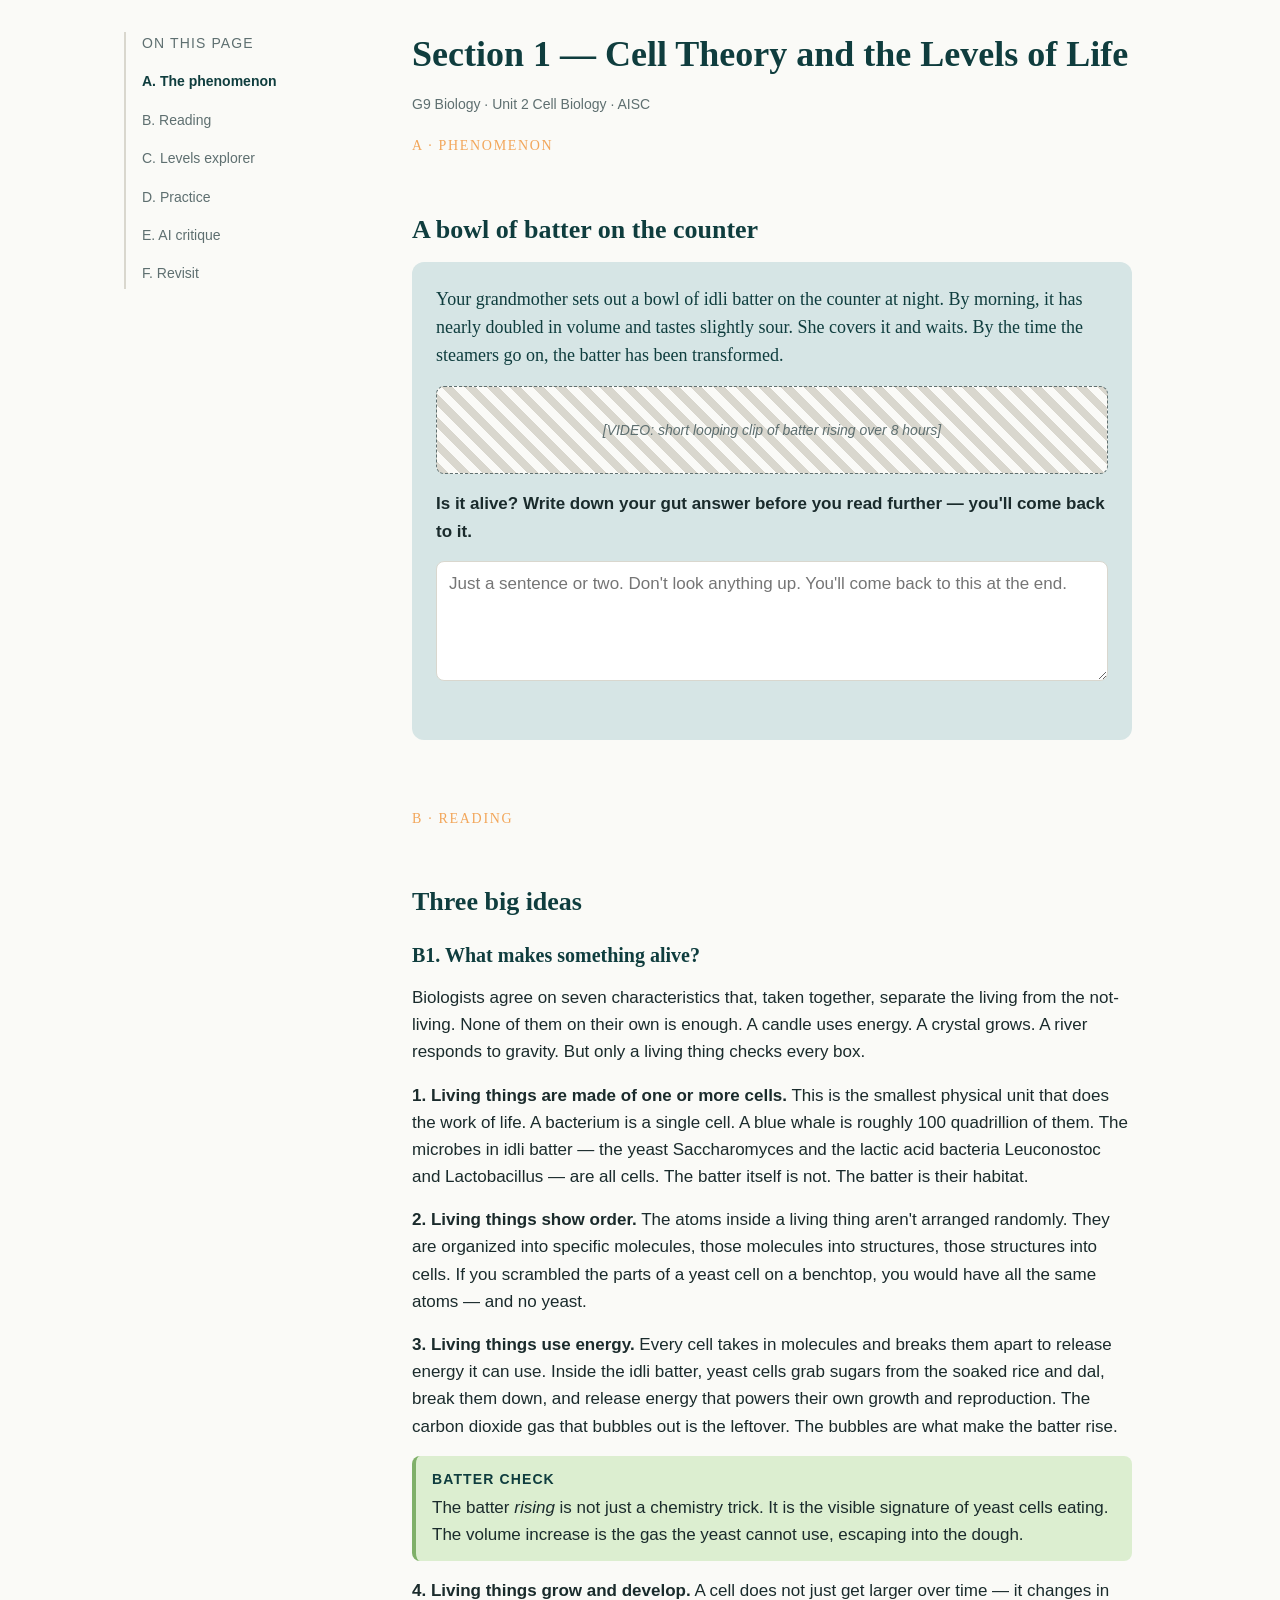
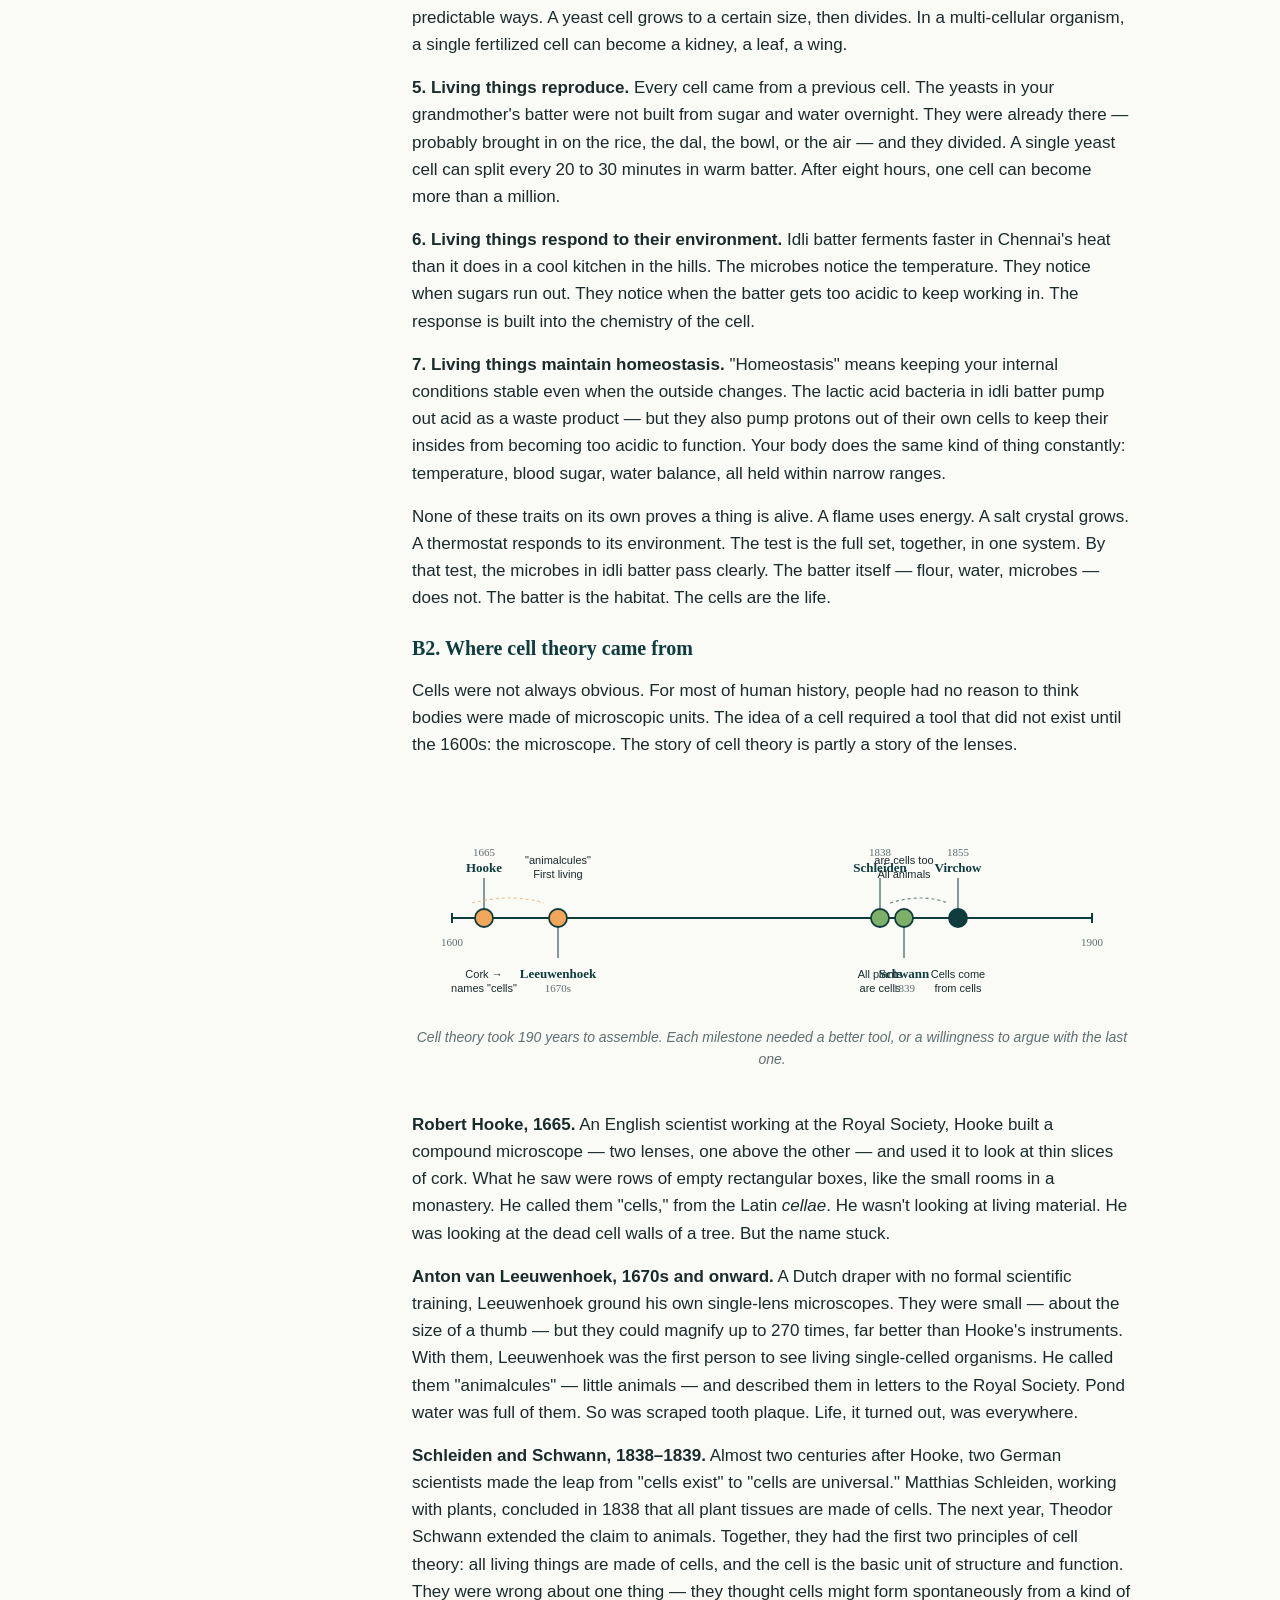
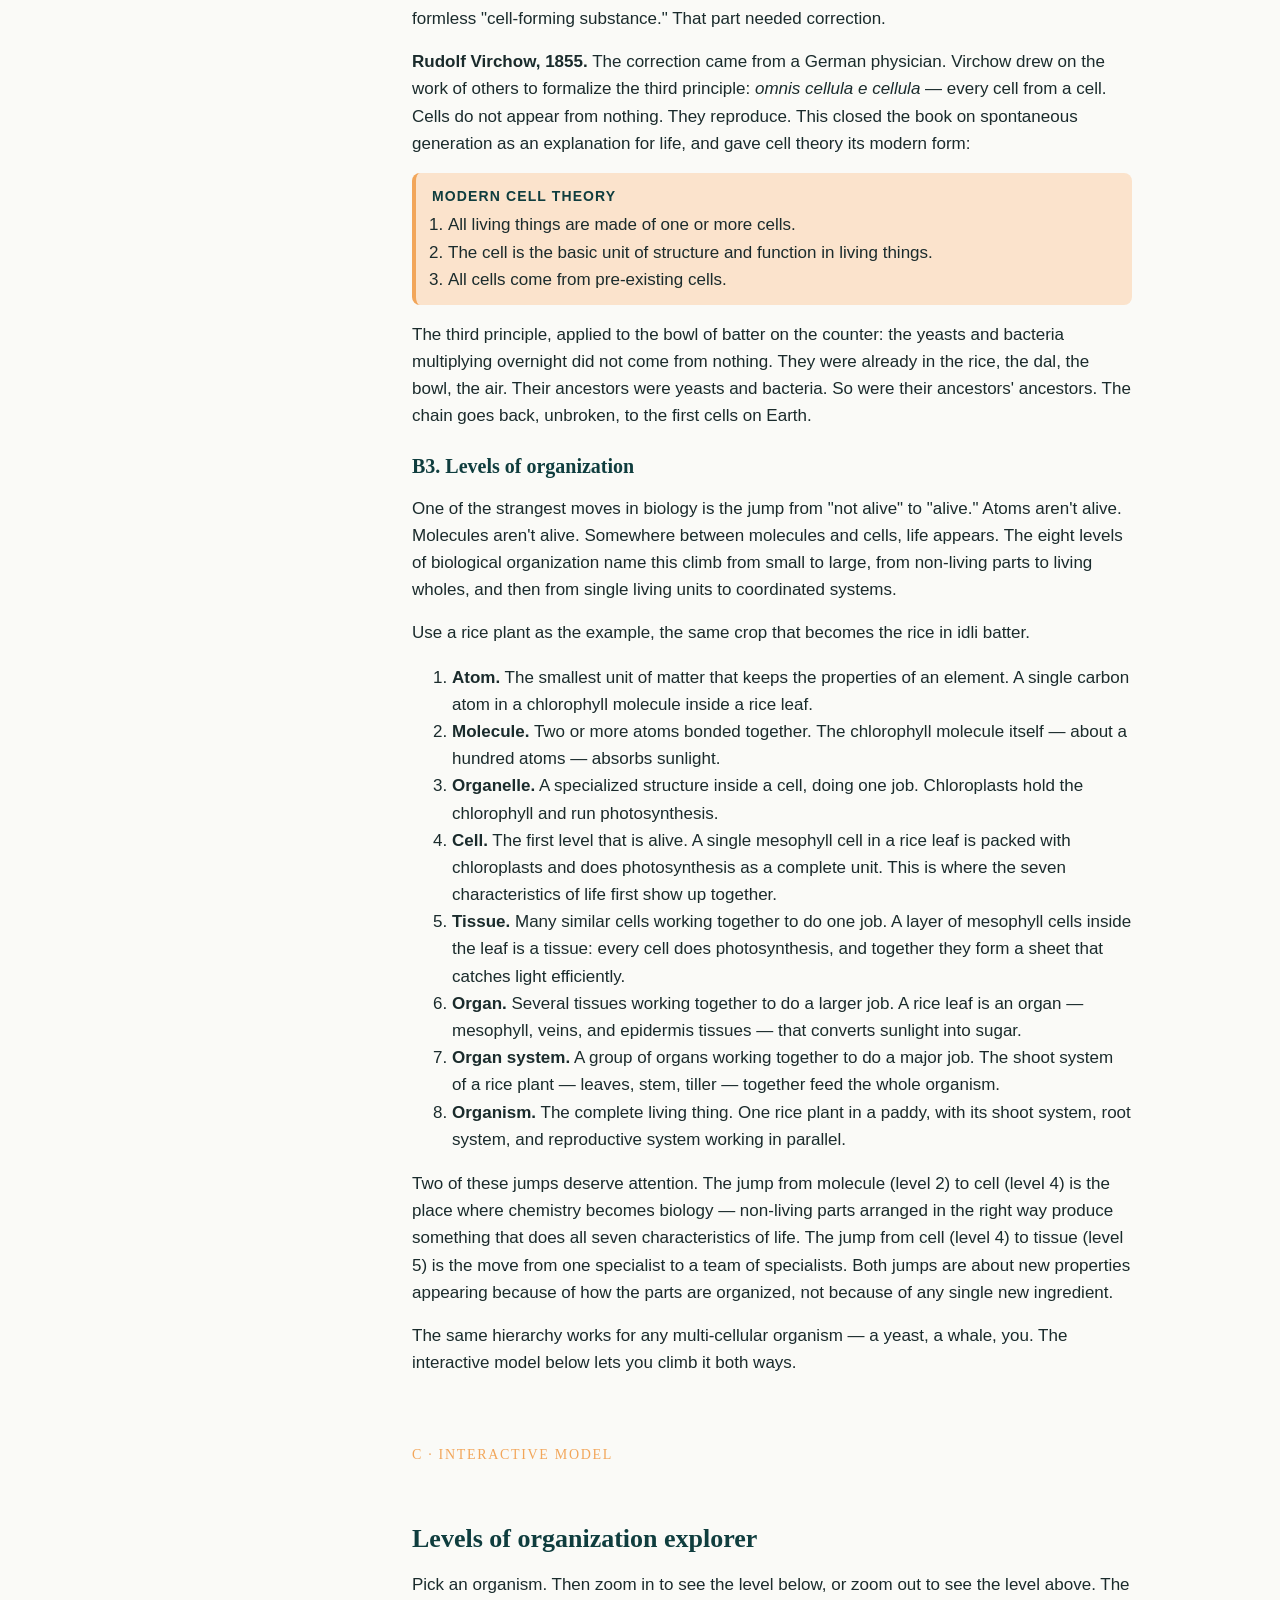
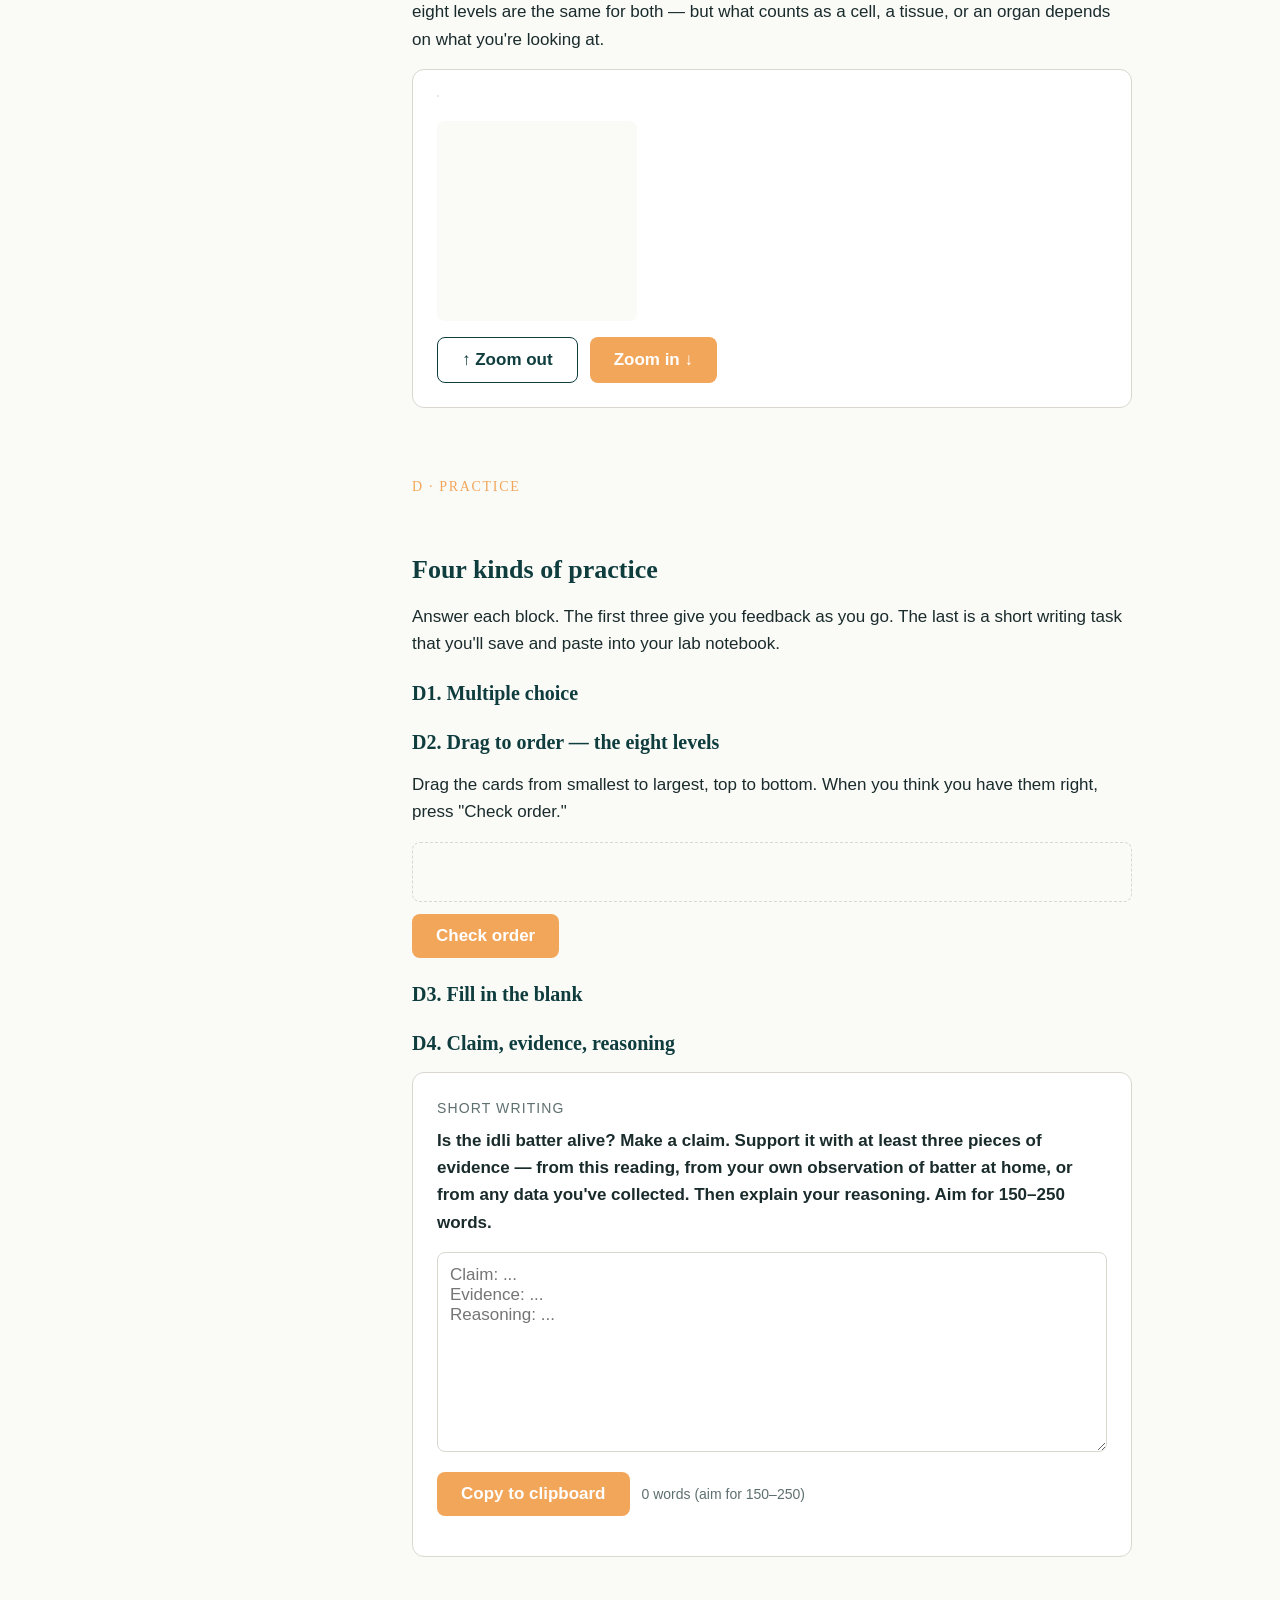
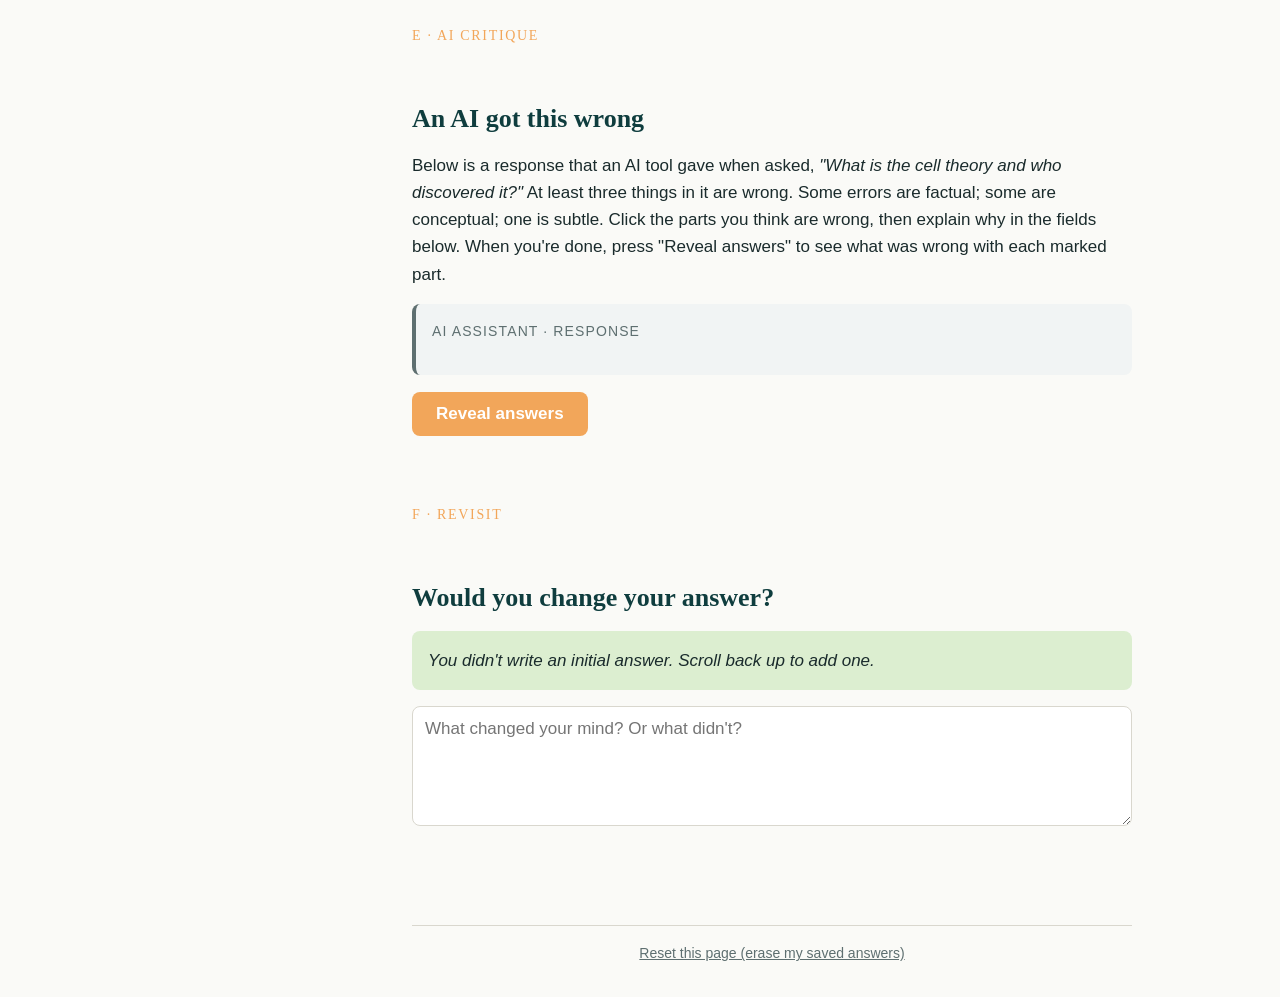
<file: unit-2/section-1/apps-script/Index.html>
<!doctype html>
<html lang="en">
<head>
<meta charset="utf-8" />
<meta name="viewport" content="width=device-width, initial-scale=1" />
<title>Section 1 — Cell Theory and the Levels of Life · G9 Biology</title>
<style>
:root {
  --c-teal-deep: #0F3D3E;
  --c-sage: #7FB069;
  --c-coral: #F2A65A;
  --c-bg: #FAFAF7;
  --c-text: #1A2B2C;
  --c-muted: #5E6F70;
  --c-rule: #D9D7CE;
  --c-error: #B23A48;
  --c-coral-soft: #FBE3CC;
  --c-sage-soft: #DCEED0;
  --c-teal-soft: #D6E5E5;
  --font-serif: Georgia, "Charter", "Iowan Old Style", serif;
  --font-sans: -apple-system, BlinkMacSystemFont, "Segoe UI", Roboto, "Helvetica Neue", Arial, sans-serif;
  --fs-body: 17px;
  --fs-small: 14px;
  --fs-h1: 2.25rem;
  --fs-h2: 1.625rem;
  --fs-h3: 1.25rem;
  --lh-body: 1.6;
  --lh-tight: 1.25;
  --s-1: 4px; --s-2: 8px; --s-3: 12px; --s-4: 16px; --s-5: 24px;
  --s-6: 32px; --s-7: 48px; --s-8: 64px;
  --radius: 8px;
  --radius-lg: 12px;
  --content-width: 720px;
  --shell-width: 1080px;
}
@media (max-width: 768px) {
  :root { --fs-body: 16px; --fs-h1: 1.875rem; --fs-h2: 1.375rem; --fs-h3: 1.125rem; }
}
*, *::before, *::after { box-sizing: border-box; }
html, body { margin: 0; padding: 0; }
body {
  font-family: var(--font-sans);
  font-size: var(--fs-body);
  line-height: var(--lh-body);
  color: var(--c-text);
  background: var(--c-bg);
  -webkit-text-size-adjust: 100%;
}
h1, h2, h3, h4 {
  font-family: var(--font-serif);
  color: var(--c-teal-deep);
  line-height: var(--lh-tight);
  margin: 0 0 var(--s-4) 0;
  font-weight: 600;
}
h1 { font-size: var(--fs-h1); }
h2 { font-size: var(--fs-h2); margin-top: var(--s-7); }
h3 { font-size: var(--fs-h3); margin-top: var(--s-5); }
p { margin: 0 0 var(--s-4) 0; }
a { color: var(--c-teal-deep); text-decoration: underline; text-decoration-thickness: 1px; text-underline-offset: 2px; }
a:hover { color: var(--c-coral); }
:focus-visible { outline: 2px solid var(--c-coral); outline-offset: 2px; border-radius: 3px; }
button { font-family: inherit; font-size: inherit; cursor: pointer; }
input, textarea { font-family: inherit; font-size: inherit; color: inherit; }
.shell {
  display: grid;
  grid-template-columns: 240px minmax(0, 1fr);
  gap: var(--s-7);
  max-width: var(--shell-width);
  margin: 0 auto;
  padding: var(--s-6) var(--s-5);
}
.shell__main { max-width: var(--content-width); min-width: 0; }
.shell__main > section { margin-bottom: var(--s-8); scroll-margin-top: var(--s-5); }
@media (max-width: 1023px) {
  .shell { grid-template-columns: 1fr; gap: var(--s-5); padding: var(--s-4); }
}
.sr-only {
  position: absolute; width: 1px; height: 1px; padding: 0; margin: -1px;
  overflow: hidden; clip: rect(0, 0, 0, 0); white-space: nowrap; border: 0;
}
.toc { position: sticky; top: var(--s-5); align-self: start; border-left: 2px solid var(--c-rule); padding-left: var(--s-4); font-size: var(--fs-small); }
.toc__label { text-transform: uppercase; letter-spacing: 0.08em; color: var(--c-muted); margin-bottom: var(--s-3); }
.toc ol { list-style: none; padding: 0; margin: 0; display: flex; flex-direction: column; gap: var(--s-2); }
.toc a { text-decoration: none; color: var(--c-muted); display: block; padding: var(--s-1) 0; }
.toc a:hover { color: var(--c-teal-deep); }
.toc a[aria-current="true"] { color: var(--c-teal-deep); font-weight: 600; }
@media (max-width: 1023px) {
  .toc { position: relative; top: 0; border-left: none; border-bottom: 1px solid var(--c-rule); padding: 0 0 var(--s-4) 0; }
  .toc ol { flex-direction: row; flex-wrap: wrap; gap: var(--s-4); }
}
.section-marker {
  display: inline-block; font-family: var(--font-serif); font-size: var(--fs-small);
  letter-spacing: 0.12em; text-transform: uppercase; color: var(--c-coral); margin-bottom: var(--s-2);
}
.phenomenon { background: var(--c-teal-soft); border-radius: var(--radius-lg); padding: var(--s-5); }
.phenomenon__scene { font-family: var(--font-serif); font-size: 1.125rem; line-height: 1.55; color: var(--c-teal-deep); }
.phenomenon__prompt { font-weight: 600; margin-top: var(--s-4); }
.video-placeholder, .img-placeholder {
  background: repeating-linear-gradient(45deg, var(--c-rule), var(--c-rule) 8px, var(--c-bg) 8px, var(--c-bg) 16px);
  border: 1px dashed var(--c-muted); color: var(--c-muted); padding: var(--s-6) var(--s-4);
  text-align: center; border-radius: var(--radius); font-size: var(--fs-small); font-style: italic;
}
.btn {
  display: inline-block; background: var(--c-coral); color: #fff; border: none;
  border-radius: var(--radius); padding: var(--s-3) var(--s-5); font-weight: 600; text-decoration: none;
}
.btn:hover { background: #E89042; color: #fff; }
.btn--secondary { background: transparent; color: var(--c-teal-deep); border: 1.5px solid var(--c-teal-deep); }
.btn--secondary:hover { background: var(--c-teal-soft); color: var(--c-teal-deep); }
.input, .textarea {
  width: 100%; border: 1.5px solid var(--c-rule); background: #fff;
  border-radius: var(--radius); padding: var(--s-3);
}
.textarea { min-height: 120px; resize: vertical; }
.input:focus, .textarea:focus { border-color: var(--c-teal-deep); outline: 2px solid var(--c-coral); outline-offset: 0; }
.practice { border: 1px solid var(--c-rule); border-radius: var(--radius-lg); padding: var(--s-5); background: #fff; margin-bottom: var(--s-5); }
.practice__label { font-size: var(--fs-small); text-transform: uppercase; letter-spacing: 0.08em; color: var(--c-muted); margin-bottom: var(--s-2); }
.practice__prompt { font-weight: 600; margin-bottom: var(--s-4); }
.mcq-option {
  display: block; width: 100%; text-align: left; background: var(--c-bg);
  border: 1.5px solid var(--c-rule); border-radius: var(--radius);
  padding: var(--s-3) var(--s-4); margin-bottom: var(--s-2);
}
.mcq-option:hover { border-color: var(--c-teal-deep); }
.mcq-option[aria-pressed="true"] { border-color: var(--c-teal-deep); background: var(--c-teal-soft); }
.mcq-option.is-correct { border-color: var(--c-sage); background: var(--c-sage-soft); }
.mcq-option.is-incorrect { border-color: var(--c-error); background: #F5DDE0; }
.mcq-option:disabled { cursor: default; }
.mcq-feedback { margin-top: var(--s-3); font-size: var(--fs-small); color: var(--c-muted); }
.mcq-feedback.is-correct { color: var(--c-teal-deep); }
.mcq-feedback.is-incorrect { color: var(--c-error); }
.fill-row { display: flex; flex-wrap: wrap; gap: var(--s-2); align-items: center; }
.fill-row .input { flex: 1 1 200px; }
.fill-feedback { margin-top: var(--s-2); font-size: var(--fs-small); }
.fill-feedback.is-correct { color: var(--c-teal-deep); }
.fill-feedback.is-incorrect { color: var(--c-error); }
.drag-zone {
  display: flex; flex-direction: column; gap: var(--s-2); padding: var(--s-3);
  background: var(--c-bg); border: 1.5px dashed var(--c-rule); border-radius: var(--radius); min-height: 60px;
}
.drag-card {
  background: #fff; border: 1.5px solid var(--c-rule); border-radius: var(--radius);
  padding: var(--s-3) var(--s-4); cursor: grab; user-select: none; touch-action: none;
  transition: transform 150ms ease, box-shadow 150ms ease, border-color 150ms ease;
}
.drag-card:active { cursor: grabbing; }
.drag-card.is-dragging {
  cursor: grabbing;
  box-shadow: 0 10px 24px rgba(15, 61, 62, 0.18);
  border-color: var(--c-teal-deep);
  transform: scale(1.02);
  transition: none;
}
.drag-card.is-misplaced { border-color: var(--c-error); background: #F5DDE0; }
.drag-card.is-correct { border-color: var(--c-sage); background: var(--c-sage-soft); }
.drag-placeholder {
  background: var(--c-coral-soft);
  border: 1.5px dashed var(--c-coral);
  border-radius: var(--radius);
  transition: height 120ms ease;
}
.drag-handle { display: inline-block; margin-right: var(--s-3); color: var(--c-muted); letter-spacing: 2px; user-select: none; }
.ai-block { background: #F1F4F4; border-left: 4px solid var(--c-muted); border-radius: var(--radius); padding: var(--s-4); margin-bottom: var(--s-4); line-height: 1.65; }
.ai-block__source { font-size: var(--fs-small); color: var(--c-muted); margin-bottom: var(--s-2); text-transform: uppercase; letter-spacing: 0.08em; }
.ai-error-marker { background: transparent; border-bottom: 2px dotted var(--c-muted); padding: 0 1px; cursor: pointer; }
.ai-error-marker:hover { background: var(--c-coral-soft); }
.ai-error-marker.is-selected { background: var(--c-coral-soft); border-bottom-color: var(--c-coral); }
.ai-error-marker.is-revealed-correct { background: var(--c-sage-soft); border-bottom: 2px solid var(--c-sage); }
.ai-error-marker.is-revealed-missed { background: #F5DDE0; border-bottom: 2px solid var(--c-error); }
.ai-error-list { margin-top: var(--s-4); padding-left: 0; list-style: none; }
.ai-error-list li { border-top: 1px solid var(--c-rule); padding: var(--s-3) 0; }
.levels { background: #fff; border: 1px solid var(--c-rule); border-radius: var(--radius-lg); padding: var(--s-5); }
.levels__toggle { display: inline-flex; background: var(--c-bg); border-radius: var(--radius); border: 1px solid var(--c-rule); overflow: hidden; margin-bottom: var(--s-4); }
.levels__toggle button { border: none; background: transparent; padding: var(--s-2) var(--s-4); color: var(--c-muted); }
.levels__toggle button[aria-pressed="true"] { background: var(--c-teal-deep); color: #fff; }
.levels__stage { display: flex; gap: var(--s-5); align-items: center; flex-wrap: wrap; }
.levels__figure { flex: 0 0 200px; height: 200px; background: var(--c-bg); border-radius: var(--radius); display: flex; align-items: center; justify-content: center; }
.levels__figure svg { width: 80%; height: 80%; }
.levels__body { flex: 1 1 240px; min-width: 0; }
.levels__index { font-family: var(--font-serif); color: var(--c-coral); font-size: var(--fs-small); letter-spacing: 0.08em; text-transform: uppercase; }
.levels__name { font-size: var(--fs-h3); color: var(--c-teal-deep); margin: var(--s-1) 0 var(--s-2) 0; }
.levels__label { font-style: italic; color: var(--c-muted); margin-bottom: var(--s-3); }
.levels__controls { display: flex; gap: var(--s-3); margin-top: var(--s-4); }
.levels__controls button[disabled] { opacity: 0.4; cursor: not-allowed; }
.revisit__prior { background: var(--c-sage-soft); border-radius: var(--radius); padding: var(--s-4); margin-bottom: var(--s-4); font-style: italic; }
.revisit__prior strong { font-style: normal; color: var(--c-teal-deep); }
.timeline { margin: var(--s-5) 0; padding: var(--s-4) 0; }
.timeline svg { width: 100%; height: auto; display: block; }
.timeline figcaption { font-size: var(--fs-small); color: var(--c-muted); text-align: center; margin-top: var(--s-2); font-style: italic; }
.callout { border-left: 4px solid var(--c-coral); background: var(--c-coral-soft); padding: var(--s-3) var(--s-4); border-radius: var(--radius); margin: var(--s-4) 0; }
.callout--idli { border-left-color: var(--c-sage); background: var(--c-sage-soft); }
.callout__label { font-size: var(--fs-small); text-transform: uppercase; letter-spacing: 0.08em; color: var(--c-teal-deep); font-weight: 600; margin-bottom: var(--s-1); }
.reset-row { margin-top: var(--s-8); padding-top: var(--s-4); border-top: 1px solid var(--c-rule); font-size: var(--fs-small); color: var(--c-muted); text-align: center; }
.reset-row button { background: none; border: none; color: var(--c-muted); text-decoration: underline; padding: 0; }
.saved-indicator { display: inline-block; margin-left: var(--s-3); font-size: var(--fs-small); color: var(--c-sage); opacity: 0; transition: opacity 0.2s ease-in-out; }
.saved-indicator.is-visible { opacity: 1; }
</style>
</head>
<body>

<svg width="0" height="0" style="position:absolute" aria-hidden="true">
  <defs>
    <symbol id="lvl-atom" viewBox="0 0 100 100">
      <ellipse cx="50" cy="50" rx="38" ry="14" fill="none" stroke="#7FB069" stroke-width="1.5"/>
      <ellipse cx="50" cy="50" rx="38" ry="14" fill="none" stroke="#F2A65A" stroke-width="1.5" transform="rotate(60 50 50)"/>
      <ellipse cx="50" cy="50" rx="38" ry="14" fill="none" stroke="#0F3D3E" stroke-width="1.5" transform="rotate(-60 50 50)"/>
      <circle cx="50" cy="50" r="9" fill="#0F3D3E"/>
      <circle cx="46" cy="48" r="2.5" fill="#F2A65A" opacity="0.9"/>
      <circle cx="53" cy="47" r="2.5" fill="#F2A65A" opacity="0.9"/>
      <circle cx="50" cy="53" r="2.5" fill="#7FB069" opacity="0.9"/>
      <circle cx="88" cy="50" r="3" fill="#7FB069"/>
      <circle cx="31" cy="73" r="3" fill="#F2A65A"/>
      <circle cx="31" cy="27" r="3" fill="#0F3D3E"/>
    </symbol>
    <symbol id="lvl-molecule" viewBox="0 0 100 100">
      <g stroke="#1A2B2C" stroke-width="2.5" stroke-linecap="round">
        <line x1="50" y1="50" x2="50" y2="22"/>
        <line x1="50" y1="50" x2="74" y2="36"/>
        <line x1="50" y1="50" x2="74" y2="64"/>
        <line x1="50" y1="50" x2="26" y2="64"/>
        <line x1="50" y1="50" x2="26" y2="36"/>
        <line x1="74" y1="36" x2="74" y2="64"/>
        <line x1="26" y1="36" x2="26" y2="64"/>
        <line x1="50" y1="78" x2="74" y2="64"/>
        <line x1="50" y1="78" x2="26" y2="64"/>
      </g>
      <circle cx="50" cy="50" r="7" fill="#7FB069" stroke="#0F3D3E" stroke-width="1.5"/>
      <circle cx="50" cy="22" r="6" fill="#0F3D3E"/>
      <circle cx="74" cy="36" r="6" fill="#F2A65A"/>
      <circle cx="74" cy="64" r="6" fill="#F2A65A"/>
      <circle cx="26" cy="64" r="6" fill="#0F3D3E"/>
      <circle cx="26" cy="36" r="6" fill="#0F3D3E"/>
      <circle cx="50" cy="78" r="6" fill="#F2A65A"/>
    </symbol>
    <symbol id="lvl-organelle" viewBox="0 0 100 100">
      <ellipse cx="50" cy="50" rx="40" ry="26" fill="#DCEED0" stroke="#0F3D3E" stroke-width="2"/>
      <ellipse cx="50" cy="50" rx="36" ry="22" fill="none" stroke="#0F3D3E" stroke-width="1" opacity="0.5"/>
      <g stroke="#0F3D3E" stroke-width="0.8" fill="#7FB069">
        <ellipse cx="28" cy="44" rx="6" ry="4"/>
        <ellipse cx="28" cy="54" rx="6" ry="4"/>
        <ellipse cx="46" cy="40" rx="7" ry="4.5"/>
        <ellipse cx="46" cy="50" rx="7" ry="4.5"/>
        <ellipse cx="46" cy="60" rx="7" ry="4.5"/>
        <ellipse cx="66" cy="44" rx="6" ry="4"/>
        <ellipse cx="66" cy="54" rx="6" ry="4"/>
      </g>
      <path d="M 28 48 Q 50 48 66 48" stroke="#0F3D3E" stroke-width="0.8" fill="none" opacity="0.4"/>
      <path d="M 28 56 Q 50 56 66 56" stroke="#0F3D3E" stroke-width="0.8" fill="none" opacity="0.4"/>
    </symbol>
    <symbol id="lvl-cell" viewBox="0 0 100 100">
      <rect x="10" y="14" width="80" height="72" rx="14" fill="#FAFAF7" stroke="#0F3D3E" stroke-width="2.5"/>
      <rect x="13" y="17" width="74" height="66" rx="11" fill="none" stroke="#0F3D3E" stroke-width="0.8" opacity="0.4"/>
      <ellipse cx="50" cy="46" rx="14" ry="12" fill="#D6E5E5" stroke="#0F3D3E" stroke-width="1.8"/>
      <circle cx="52" cy="46" r="4" fill="#0F3D3E"/>
      <g fill="#7FB069" stroke="#0F3D3E" stroke-width="0.8">
        <ellipse cx="24" cy="34" rx="6" ry="3.5"/>
        <ellipse cx="78" cy="34" rx="6" ry="3.5"/>
        <ellipse cx="28" cy="68" rx="7" ry="4"/>
        <ellipse cx="74" cy="68" rx="7" ry="4"/>
      </g>
      <g stroke="#F2A65A" stroke-width="1.5" fill="none" opacity="0.8">
        <path d="M 30 55 Q 38 60 30 65"/>
        <path d="M 70 55 Q 62 60 70 65"/>
      </g>
      <g fill="#1A2B2C" opacity="0.5">
        <circle cx="36" cy="28" r="1.2"/>
        <circle cx="64" cy="28" r="1.2"/>
        <circle cx="20" cy="50" r="1.2"/>
        <circle cx="80" cy="50" r="1.2"/>
        <circle cx="40" cy="78" r="1.2"/>
        <circle cx="60" cy="78" r="1.2"/>
        <circle cx="50" cy="78" r="1.2"/>
      </g>
    </symbol>
    <symbol id="lvl-tissue" viewBox="0 0 100 100">
      <rect x="6" y="22" width="28" height="56" rx="4" fill="#DCEED0" stroke="#0F3D3E" stroke-width="2"/>
      <rect x="36" y="22" width="28" height="56" rx="4" fill="#DCEED0" stroke="#0F3D3E" stroke-width="2"/>
      <rect x="66" y="22" width="28" height="56" rx="4" fill="#DCEED0" stroke="#0F3D3E" stroke-width="2"/>
      <circle cx="20" cy="50" r="5" fill="#0F3D3E"/>
      <circle cx="50" cy="50" r="5" fill="#0F3D3E"/>
      <circle cx="80" cy="50" r="5" fill="#0F3D3E"/>
    </symbol>
    <symbol id="lvl-organ" viewBox="0 0 100 100">
      <path d="M20 50 Q50 10, 80 50 Q50 90, 20 50 Z" fill="#7FB069" stroke="#0F3D3E" stroke-width="2.5"/>
      <path d="M30 50 Q50 30, 70 50" fill="none" stroke="#0F3D3E" stroke-width="1.5"/>
      <path d="M30 50 Q50 70, 70 50" fill="none" stroke="#0F3D3E" stroke-width="1.5"/>
    </symbol>
    <symbol id="lvl-organ-system" viewBox="0 0 100 100">
      <circle cx="50" cy="30" r="12" fill="#F2A65A" stroke="#0F3D3E" stroke-width="2"/>
      <circle cx="28" cy="60" r="10" fill="#7FB069" stroke="#0F3D3E" stroke-width="2"/>
      <circle cx="72" cy="60" r="10" fill="#7FB069" stroke="#0F3D3E" stroke-width="2"/>
      <line x1="50" y1="42" x2="28" y2="50" stroke="#0F3D3E" stroke-width="2"/>
      <line x1="50" y1="42" x2="72" y2="50" stroke="#0F3D3E" stroke-width="2"/>
      <line x1="28" y1="70" x2="72" y2="70" stroke="#0F3D3E" stroke-width="2"/>
    </symbol>
    <symbol id="lvl-organism-plant" viewBox="0 0 100 100">
      <path d="M50 90 L50 50" stroke="#0F3D3E" stroke-width="3"/>
      <ellipse cx="36" cy="48" rx="12" ry="6" fill="#7FB069" transform="rotate(-25 36 48)"/>
      <ellipse cx="64" cy="48" rx="12" ry="6" fill="#7FB069" transform="rotate(25 64 48)"/>
      <ellipse cx="36" cy="32" rx="12" ry="6" fill="#7FB069" transform="rotate(-25 36 32)"/>
      <ellipse cx="64" cy="32" rx="12" ry="6" fill="#7FB069" transform="rotate(25 64 32)"/>
      <ellipse cx="50" cy="20" rx="6" ry="10" fill="#F2A65A"/>
    </symbol>
    <symbol id="lvl-organism-human" viewBox="0 0 100 100">
      <circle cx="50" cy="22" r="10" fill="#F2A65A" stroke="#0F3D3E" stroke-width="2"/>
      <path d="M50 32 L50 68" stroke="#0F3D3E" stroke-width="3"/>
      <path d="M50 40 L30 55" stroke="#0F3D3E" stroke-width="3"/>
      <path d="M50 40 L70 55" stroke="#0F3D3E" stroke-width="3"/>
      <path d="M50 68 L36 90" stroke="#0F3D3E" stroke-width="3"/>
      <path d="M50 68 L64 90" stroke="#0F3D3E" stroke-width="3"/>
    </symbol>
  </defs>
</svg>

<div class="shell">
  <nav class="toc" aria-label="Section navigation">
    <p class="toc__label">On this page</p>
    <ol>
      <li><a href="#sec-a">A. The phenomenon</a></li>
      <li><a href="#sec-b">B. Reading</a></li>
      <li><a href="#sec-c">C. Levels explorer</a></li>
      <li><a href="#sec-d">D. Practice</a></li>
      <li><a href="#sec-e">E. AI critique</a></li>
      <li><a href="#sec-f">F. Revisit</a></li>
    </ol>
  </nav>

  <main class="shell__main">
    <header>
      <h1 id="section-title">Section 1 — Cell Theory and the Levels of Life</h1>
      <p style="color: var(--c-muted); font-size: var(--fs-small);">G9 Biology · Unit 2 Cell Biology · AISC</p>
    </header>

    <section id="sec-a" aria-labelledby="sec-a-h">
      <span class="section-marker">A · Phenomenon</span>
      <h2 id="sec-a-h">A bowl of batter on the counter</h2>
      <div class="phenomenon">
        <p id="phenomenon-scene" class="phenomenon__scene">Your grandmother sets out a bowl of idli batter on the counter at night. By morning, it has nearly doubled in volume and tastes slightly sour. She covers it and waits. By the time the steamers go on, the batter has been transformed.</p>
        <div class="video-placeholder" role="img" aria-label="Placeholder for a time-lapse video of idli batter rising over eight hours.">
          [VIDEO: short looping clip of batter rising over 8 hours]
        </div>
        <p class="phenomenon__prompt" id="phenomenon-prompt">Is it alive? Write down your gut answer before you read further — you'll come back to it.</p>
        <label for="initial-answer" class="sr-only">Your initial answer</label>
        <textarea id="initial-answer" class="textarea" placeholder="Just a sentence or two. Don't look anything up. You'll come back to this at the end."></textarea>
        <span id="initial-saved" class="saved-indicator">Saved</span>
      </div>
    </section>

    <section id="sec-b" aria-labelledby="sec-b-h">
      <span class="section-marker">B · Reading</span>
      <h2 id="sec-b-h">Three big ideas</h2>

      <h3>B1. What makes something alive?</h3>
      <p>Biologists agree on seven characteristics that, taken together, separate the living from the not-living. None of them on their own is enough. A candle uses energy. A crystal grows. A river responds to gravity. But only a living thing checks every box.</p>

      <p><strong>1. Living things are made of one or more cells.</strong> This is the smallest physical unit that does the work of life. A bacterium is a single cell. A blue whale is roughly 100 quadrillion of them. The microbes in idli batter — the yeast Saccharomyces and the lactic acid bacteria Leuconostoc and Lactobacillus — are all cells. The batter itself is not. The batter is their habitat.</p>

      <p><strong>2. Living things show order.</strong> The atoms inside a living thing aren't arranged randomly. They are organized into specific molecules, those molecules into structures, those structures into cells. If you scrambled the parts of a yeast cell on a benchtop, you would have all the same atoms — and no yeast.</p>

      <p><strong>3. Living things use energy.</strong> Every cell takes in molecules and breaks them apart to release energy it can use. Inside the idli batter, yeast cells grab sugars from the soaked rice and dal, break them down, and release energy that powers their own growth and reproduction. The carbon dioxide gas that bubbles out is the leftover. The bubbles are what make the batter rise.</p>

      <div class="callout callout--idli">
        <p class="callout__label">Batter check</p>
        <p style="margin:0">The batter <em>rising</em> is not just a chemistry trick. It is the visible signature of yeast cells eating. The volume increase is the gas the yeast cannot use, escaping into the dough.</p>
      </div>

      <p><strong>4. Living things grow and develop.</strong> A cell does not just get larger over time — it changes in predictable ways. A yeast cell grows to a certain size, then divides. In a multi-cellular organism, a single fertilized cell can become a kidney, a leaf, a wing.</p>

      <p><strong>5. Living things reproduce.</strong> Every cell came from a previous cell. The yeasts in your grandmother's batter were not built from sugar and water overnight. They were already there — probably brought in on the rice, the dal, the bowl, or the air — and they divided. A single yeast cell can split every 20 to 30 minutes in warm batter. After eight hours, one cell can become more than a million.</p>

      <p><strong>6. Living things respond to their environment.</strong> Idli batter ferments faster in Chennai's heat than it does in a cool kitchen in the hills. The microbes notice the temperature. They notice when sugars run out. They notice when the batter gets too acidic to keep working in. The response is built into the chemistry of the cell.</p>

      <p><strong>7. Living things maintain homeostasis.</strong> "Homeostasis" means keeping your internal conditions stable even when the outside changes. The lactic acid bacteria in idli batter pump out acid as a waste product — but they also pump protons out of their own cells to keep their insides from becoming too acidic to function. Your body does the same kind of thing constantly: temperature, blood sugar, water balance, all held within narrow ranges.</p>

      <p>None of these traits on its own proves a thing is alive. A flame uses energy. A salt crystal grows. A thermostat responds to its environment. The test is the full set, together, in one system. By that test, the microbes in idli batter pass clearly. The batter itself — flour, water, microbes — does not. The batter is the habitat. The cells are the life.</p>

      <h3>B2. Where cell theory came from</h3>
      <p>Cells were not always obvious. For most of human history, people had no reason to think bodies were made of microscopic units. The idea of a cell required a tool that did not exist until the 1600s: the microscope. The story of cell theory is partly a story of the lenses.</p>

      <figure class="timeline">
        <svg viewBox="0 0 720 220" role="img" aria-labelledby="timeline-title timeline-desc" preserveAspectRatio="xMidYMid meet">
          <title id="timeline-title">Cell theory timeline, 1665 to 1855</title>
          <desc id="timeline-desc">A horizontal timeline showing five milestones: Hooke names cells from cork in 1665, Leeuwenhoek sees living animalcules in the 1670s, Schleiden generalizes to plants in 1838, Schwann extends to animals in 1839, and Virchow completes cell theory with cells come from cells in 1855.</desc>
          <line x1="40" y1="120" x2="680" y2="120" stroke="#0F3D3E" stroke-width="2"/>
          <g>
            <line x1="40" y1="115" x2="40" y2="125" stroke="#0F3D3E" stroke-width="2"/>
            <line x1="680" y1="115" x2="680" y2="125" stroke="#0F3D3E" stroke-width="2"/>
          </g>
          <g font-family="Georgia, serif" fill="#5E6F70" font-size="11">
            <text x="40" y="148" text-anchor="middle">1600</text>
            <text x="680" y="148" text-anchor="middle">1900</text>
          </g>
          <g>
            <circle cx="72" cy="120" r="9" fill="#F2A65A" stroke="#0F3D3E" stroke-width="1.8"/>
            <line x1="72" y1="111" x2="72" y2="80" stroke="#0F3D3E" stroke-width="1"/>
            <text x="72" y="74" text-anchor="middle" font-family="Georgia, serif" font-size="13" fill="#0F3D3E" font-weight="600">Hooke</text>
            <text x="72" y="58" text-anchor="middle" font-family="Georgia, serif" font-size="11" fill="#5E6F70">1665</text>
            <text x="72" y="180" text-anchor="middle" font-family="-apple-system, sans-serif" font-size="11" fill="#1A2B2C">Cork →</text>
            <text x="72" y="194" text-anchor="middle" font-family="-apple-system, sans-serif" font-size="11" fill="#1A2B2C">names "cells"</text>
          </g>
          <g>
            <circle cx="146" cy="120" r="9" fill="#F2A65A" stroke="#0F3D3E" stroke-width="1.8"/>
            <line x1="146" y1="129" x2="146" y2="160" stroke="#0F3D3E" stroke-width="1"/>
            <text x="146" y="180" text-anchor="middle" font-family="Georgia, serif" font-size="13" fill="#0F3D3E" font-weight="600">Leeuwenhoek</text>
            <text x="146" y="194" text-anchor="middle" font-family="Georgia, serif" font-size="11" fill="#5E6F70">1670s</text>
            <text x="146" y="80" text-anchor="middle" font-family="-apple-system, sans-serif" font-size="11" fill="#1A2B2C">First living</text>
            <text x="146" y="66" text-anchor="middle" font-family="-apple-system, sans-serif" font-size="11" fill="#1A2B2C">"animalcules"</text>
          </g>
          <g>
            <circle cx="468" cy="120" r="9" fill="#7FB069" stroke="#0F3D3E" stroke-width="1.8"/>
            <line x1="468" y1="111" x2="468" y2="80" stroke="#0F3D3E" stroke-width="1"/>
            <text x="468" y="74" text-anchor="middle" font-family="Georgia, serif" font-size="13" fill="#0F3D3E" font-weight="600">Schleiden</text>
            <text x="468" y="58" text-anchor="middle" font-family="Georgia, serif" font-size="11" fill="#5E6F70">1838</text>
            <text x="468" y="180" text-anchor="middle" font-family="-apple-system, sans-serif" font-size="11" fill="#1A2B2C">All plants</text>
            <text x="468" y="194" text-anchor="middle" font-family="-apple-system, sans-serif" font-size="11" fill="#1A2B2C">are cells</text>
          </g>
          <g>
            <circle cx="492" cy="120" r="9" fill="#7FB069" stroke="#0F3D3E" stroke-width="1.8"/>
            <line x1="492" y1="129" x2="492" y2="160" stroke="#0F3D3E" stroke-width="1"/>
            <text x="492" y="180" text-anchor="middle" font-family="Georgia, serif" font-size="13" fill="#0F3D3E" font-weight="600">Schwann</text>
            <text x="492" y="194" text-anchor="middle" font-family="Georgia, serif" font-size="11" fill="#5E6F70">1839</text>
            <text x="492" y="80" text-anchor="middle" font-family="-apple-system, sans-serif" font-size="11" fill="#1A2B2C">All animals</text>
            <text x="492" y="66" text-anchor="middle" font-family="-apple-system, sans-serif" font-size="11" fill="#1A2B2C">are cells too</text>
          </g>
          <g>
            <circle cx="546" cy="120" r="9" fill="#0F3D3E" stroke="#0F3D3E" stroke-width="1.8"/>
            <line x1="546" y1="111" x2="546" y2="80" stroke="#0F3D3E" stroke-width="1"/>
            <text x="546" y="74" text-anchor="middle" font-family="Georgia, serif" font-size="13" fill="#0F3D3E" font-weight="600">Virchow</text>
            <text x="546" y="58" text-anchor="middle" font-family="Georgia, serif" font-size="11" fill="#5E6F70">1855</text>
            <text x="546" y="180" text-anchor="middle" font-family="-apple-system, sans-serif" font-size="11" fill="#1A2B2C">Cells come</text>
            <text x="546" y="194" text-anchor="middle" font-family="-apple-system, sans-serif" font-size="11" fill="#1A2B2C">from cells</text>
          </g>
          <path d="M 60 105 Q 100 95 132 105" fill="none" stroke="#F2A65A" stroke-width="1.2" stroke-dasharray="3 3" opacity="0.7"/>
          <path d="M 478 105 Q 510 95 536 105" fill="none" stroke="#0F3D3E" stroke-width="1.2" stroke-dasharray="3 3" opacity="0.6"/>
        </svg>
        <figcaption>Cell theory took 190 years to assemble. Each milestone needed a better tool, or a willingness to argue with the last one.</figcaption>
      </figure>

      <p><strong>Robert Hooke, 1665.</strong> An English scientist working at the Royal Society, Hooke built a compound microscope — two lenses, one above the other — and used it to look at thin slices of cork. What he saw were rows of empty rectangular boxes, like the small rooms in a monastery. He called them "cells," from the Latin <em>cellae</em>. He wasn't looking at living material. He was looking at the dead cell walls of a tree. But the name stuck.</p>

      <p><strong>Anton van Leeuwenhoek, 1670s and onward.</strong> A Dutch draper with no formal scientific training, Leeuwenhoek ground his own single-lens microscopes. They were small — about the size of a thumb — but they could magnify up to 270 times, far better than Hooke's instruments. With them, Leeuwenhoek was the first person to see living single-celled organisms. He called them "animalcules" — little animals — and described them in letters to the Royal Society. Pond water was full of them. So was scraped tooth plaque. Life, it turned out, was everywhere.</p>

      <p><strong>Schleiden and Schwann, 1838–1839.</strong> Almost two centuries after Hooke, two German scientists made the leap from "cells exist" to "cells are universal." Matthias Schleiden, working with plants, concluded in 1838 that all plant tissues are made of cells. The next year, Theodor Schwann extended the claim to animals. Together, they had the first two principles of cell theory: all living things are made of cells, and the cell is the basic unit of structure and function. They were wrong about one thing — they thought cells might form spontaneously from a kind of formless "cell-forming substance." That part needed correction.</p>

      <p><strong>Rudolf Virchow, 1855.</strong> The correction came from a German physician. Virchow drew on the work of others to formalize the third principle: <em>omnis cellula e cellula</em> — every cell from a cell. Cells do not appear from nothing. They reproduce. This closed the book on spontaneous generation as an explanation for life, and gave cell theory its modern form:</p>

      <div class="callout">
        <p class="callout__label">Modern cell theory</p>
        <ol style="margin:0; padding-left: var(--s-4)">
          <li>All living things are made of one or more cells.</li>
          <li>The cell is the basic unit of structure and function in living things.</li>
          <li>All cells come from pre-existing cells.</li>
        </ol>
      </div>

      <p>The third principle, applied to the bowl of batter on the counter: the yeasts and bacteria multiplying overnight did not come from nothing. They were already in the rice, the dal, the bowl, the air. Their ancestors were yeasts and bacteria. So were their ancestors' ancestors. The chain goes back, unbroken, to the first cells on Earth.</p>

      <h3>B3. Levels of organization</h3>
      <p>One of the strangest moves in biology is the jump from "not alive" to "alive." Atoms aren't alive. Molecules aren't alive. Somewhere between molecules and cells, life appears. The eight levels of biological organization name this climb from small to large, from non-living parts to living wholes, and then from single living units to coordinated systems.</p>

      <p>Use a rice plant as the example, the same crop that becomes the rice in idli batter.</p>

      <ol>
        <li><strong>Atom.</strong> The smallest unit of matter that keeps the properties of an element. A single carbon atom in a chlorophyll molecule inside a rice leaf.</li>
        <li><strong>Molecule.</strong> Two or more atoms bonded together. The chlorophyll molecule itself — about a hundred atoms — absorbs sunlight.</li>
        <li><strong>Organelle.</strong> A specialized structure inside a cell, doing one job. Chloroplasts hold the chlorophyll and run photosynthesis.</li>
        <li><strong>Cell.</strong> The first level that is alive. A single mesophyll cell in a rice leaf is packed with chloroplasts and does photosynthesis as a complete unit. This is where the seven characteristics of life first show up together.</li>
        <li><strong>Tissue.</strong> Many similar cells working together to do one job. A layer of mesophyll cells inside the leaf is a tissue: every cell does photosynthesis, and together they form a sheet that catches light efficiently.</li>
        <li><strong>Organ.</strong> Several tissues working together to do a larger job. A rice leaf is an organ — mesophyll, veins, and epidermis tissues — that converts sunlight into sugar.</li>
        <li><strong>Organ system.</strong> A group of organs working together to do a major job. The shoot system of a rice plant — leaves, stem, tiller — together feed the whole organism.</li>
        <li><strong>Organism.</strong> The complete living thing. One rice plant in a paddy, with its shoot system, root system, and reproductive system working in parallel.</li>
      </ol>

      <p>Two of these jumps deserve attention. The jump from molecule (level 2) to cell (level 4) is the place where chemistry becomes biology — non-living parts arranged in the right way produce something that does all seven characteristics of life. The jump from cell (level 4) to tissue (level 5) is the move from one specialist to a team of specialists. Both jumps are about new properties appearing because of how the parts are organized, not because of any single new ingredient.</p>

      <p>The same hierarchy works for any multi-cellular organism — a yeast, a whale, you. The interactive model below lets you climb it both ways.</p>
    </section>

    <section id="sec-c" aria-labelledby="sec-c-h">
      <span class="section-marker">C · Interactive model</span>
      <h2 id="sec-c-h">Levels of organization explorer</h2>
      <p>Pick an organism. Then zoom in to see the level below, or zoom out to see the level above. The eight levels are the same for both — but what counts as a cell, a tissue, or an organ depends on what you're looking at.</p>
      <div id="levels-explorer" class="levels">
        <div class="levels__toggle" role="tablist" aria-label="Choose an organism"></div>
        <div class="levels__stage">
          <div class="levels__figure" aria-hidden="true"></div>
          <div class="levels__body">
            <p class="levels__index"></p>
            <p class="levels__name"></p>
            <p class="levels__label"></p>
            <p class="levels__definition"></p>
            <p class="levels__example" style="color: var(--c-muted);"></p>
          </div>
        </div>
        <div class="levels__controls">
          <button type="button" class="btn btn--secondary levels__zoom-out">↑ Zoom out</button>
          <button type="button" class="btn levels__zoom-in">Zoom in ↓</button>
        </div>
      </div>
    </section>

    <section id="sec-d" aria-labelledby="sec-d-h">
      <span class="section-marker">D · Practice</span>
      <h2 id="sec-d-h">Four kinds of practice</h2>
      <p>Answer each block. The first three give you feedback as you go. The last is a short writing task that you'll save and paste into your lab notebook.</p>

      <h3>D1. Multiple choice</h3>
      <div id="mcq-list"></div>

      <h3>D2. Drag to order — the eight levels</h3>
      <p>Drag the cards from smallest to largest, top to bottom. When you think you have them right, press "Check order."</p>
      <div id="drag-zone" class="drag-zone" role="list" aria-label="Drag to reorder the eight levels of biological organization"></div>
      <div style="display:flex; gap: var(--s-3); margin-top: var(--s-3); flex-wrap: wrap;">
        <button type="button" id="drag-submit" class="btn">Check order</button>
        <p id="drag-feedback" style="margin:0; align-self:center;"></p>
      </div>

      <h3>D3. Fill in the blank</h3>
      <div id="fill-list"></div>

      <h3>D4. Claim, evidence, reasoning</h3>
      <div class="practice">
        <p class="practice__label">Short writing</p>
        <p class="practice__prompt">Is the idli batter alive? Make a claim. Support it with at least three pieces of evidence — from this reading, from your own observation of batter at home, or from any data you've collected. Then explain your reasoning. Aim for 150–250 words.</p>
        <label class="sr-only" for="cer-response">Your CER response</label>
        <textarea id="cer-response" class="textarea" style="min-height: 200px;" placeholder="Claim: ...&#10;Evidence: ...&#10;Reasoning: ..."></textarea>
        <div style="display:flex; gap: var(--s-3); align-items: center; margin-top: var(--s-3); flex-wrap: wrap;">
          <button type="button" id="cer-copy" class="btn">Copy to clipboard</button>
          <span id="cer-count" style="color: var(--c-muted); font-size: var(--fs-small);"></span>
          <span id="cer-saved" class="saved-indicator">Saved</span>
        </div>
        <p id="cer-status" style="margin-top: var(--s-3); font-size: var(--fs-small); color: var(--c-muted);"></p>
      </div>
    </section>

    <section id="sec-e" aria-labelledby="sec-e-h">
      <span class="section-marker">E · AI critique</span>
      <h2 id="sec-e-h">An AI got this wrong</h2>
      <p>Below is a response that an AI tool gave when asked, <em>"What is the cell theory and who discovered it?"</em> At least three things in it are wrong. Some errors are factual; some are conceptual; one is subtle. Click the parts you think are wrong, then explain why in the fields below. When you're done, press "Reveal answers" to see what was wrong with each marked part.</p>
      <div class="ai-block">
        <p class="ai-block__source">AI assistant · response</p>
        <p id="ai-passage"></p>
      </div>
      <div>
        <ul id="ai-explanations" class="ai-error-list"></ul>
      </div>
      <div style="display:flex; gap: var(--s-3); margin-top: var(--s-4); flex-wrap: wrap;">
        <button type="button" id="ai-reveal" class="btn">Reveal answers</button>
      </div>
      <ul id="ai-reveal-list" class="ai-error-list"></ul>
    </section>

    <section id="sec-f" aria-labelledby="sec-f-h">
      <span class="section-marker">F · Revisit</span>
      <h2 id="sec-f-h">Would you change your answer?</h2>
      <div id="revisit-recall" class="revisit__prior"></div>
      <p id="revisit-prompt"></p>
      <label class="sr-only" for="revisit-answer">Your revised answer</label>
      <textarea id="revisit-answer" class="textarea" placeholder="What changed your mind? Or what didn't?"></textarea>
      <span id="revisit-saved" class="saved-indicator">Saved</span>
    </section>

    <div class="reset-row">
      <button type="button" id="reset-section">Reset this page (erase my saved answers)</button>
    </div>
  </main>
</div>

<script>
window.__CONTENT__ = <?!= contentJson ?>;
</script>

<script>
// Shared: storage.js
(function () {
  const content = window.__CONTENT__ || {};
  const meta = content.meta || {};
  const unit = meta.unit_id || "x";
  const section = meta.section_id || "x";
  const prefix = "g9bio.u" + unit + ".s" + section + ".";
  function key(field) { return prefix + field; }
  function isAvailable() {
    try { localStorage.setItem("__probe__", "1"); localStorage.removeItem("__probe__"); return true; }
    catch (_) { return false; }
  }
  const fallback = new Map();
  const available = isAvailable();
  function read(field) {
    if (!available) return fallback.get(field) ?? null;
    return localStorage.getItem(key(field));
  }
  function write(field, value) {
    if (!available) { fallback.set(field, String(value)); return; }
    localStorage.setItem(key(field), String(value));
  }
  function remove(field) {
    if (!available) { fallback.delete(field); return; }
    localStorage.removeItem(key(field));
  }
  function clearAll() {
    if (!available) { fallback.clear(); return; }
    const toRemove = [];
    for (let i = 0; i < localStorage.length; i++) {
      const k = localStorage.key(i);
      if (k && k.indexOf(prefix) === 0) toRemove.push(k);
    }
    toRemove.forEach((k) => localStorage.removeItem(k));
  }
  window.G9Storage = { read, write, remove, clearAll, prefix, isAvailable: available };
})();
</script>

<script>
// Shared: section-shell.js
(function () {
  const store = window.G9Storage;
  const content = window.__CONTENT__ || {};
  const meta = content.meta || {};
  function $(s, r) { return (r || document).querySelector(s); }
  function $$(s, r) { return Array.from((r || document).querySelectorAll(s)); }
  function pulse(indicator) {
    if (!indicator) return;
    indicator.classList.add("is-visible");
    setTimeout(() => indicator.classList.remove("is-visible"), 1200);
  }
  function wireToc() {
    const links = $$(".toc a[href^='#']");
    if (!links.length) return;
    const targets = links.map((a) => document.querySelector(a.getAttribute("href"))).filter(Boolean);
    const observer = new IntersectionObserver((entries) => {
      entries.forEach((entry) => {
        if (!entry.isIntersecting) return;
        const id = entry.target.id;
        links.forEach((a) => {
          a.setAttribute("aria-current", a.getAttribute("href") === "#" + id ? "true" : "false");
        });
      });
    }, { rootMargin: "-40% 0px -50% 0px", threshold: 0 });
    targets.forEach((t) => observer.observe(t));
  }
  function debounce(fn, ms) {
    let timer = null;
    return function () { clearTimeout(timer); timer = setTimeout(fn, ms); };
  }
  function wireTextarea(textareaEl, savedEl, fieldKey) {
    if (!textareaEl) return;
    const prior = store.read(fieldKey);
    if (prior) textareaEl.value = prior;
    const save = debounce(() => { store.write(fieldKey, textareaEl.value); pulse(savedEl); }, 400);
    textareaEl.addEventListener("input", save);
  }
  function wirePhenomenon() {
    const promptEl = $("#phenomenon-prompt");
    if (promptEl && meta.opening_question) promptEl.textContent = meta.opening_question;
    wireTextarea($("#initial-answer"), $("#initial-saved"), "is-alive-initial");
  }
  function setRecall(recallEl, prior) {
    recallEl.textContent = "";
    if (!prior) {
      const em = document.createElement("em");
      em.textContent = "You didn't write an initial answer. Scroll back up to add one.";
      recallEl.appendChild(em);
      return;
    }
    const label = document.createElement("strong");
    label.textContent = "What you said earlier: ";
    recallEl.appendChild(label);
    recallEl.appendChild(document.createTextNode(prior));
  }
  function wireRevisit() {
    const recallEl = $("#revisit-recall");
    const promptEl = $("#revisit-prompt");
    if (promptEl && meta.revisit_prompt) promptEl.textContent = meta.revisit_prompt;
    if (recallEl) setRecall(recallEl, store.read("is-alive-initial"));
    wireTextarea($("#revisit-answer"), $("#revisit-saved"), "is-alive-revisit");
  }
  function wireReset() {
    const btn = $("#reset-section");
    if (!btn) return;
    btn.addEventListener("click", () => {
      const ok = window.confirm("Erase all your saved answers on this page? You can't undo this.");
      if (!ok) return;
      store.clearAll();
      window.location.reload();
    });
  }
  function applyMeta() {
    const title = $("#section-title");
    if (title && meta.section_title) title.textContent = meta.section_title;
    const scene = $("#phenomenon-scene");
    if (scene && meta.phenomenon_prompt) scene.textContent = meta.phenomenon_prompt;
  }
  function init() { applyMeta(); wireToc(); wirePhenomenon(); wireRevisit(); wireReset(); }
  if (document.readyState === "loading") document.addEventListener("DOMContentLoaded", init);
  else init();
  window.G9Shell = { pulse };
})();
</script>

<script>
// Shared: practice-mcq.js
(function () {
  const store = window.G9Storage;
  const items = (window.__CONTENT__ && window.__CONTENT__.mcq) || [];
  function makeOption(letter, text, item) {
    const button = document.createElement("button");
    button.type = "button";
    button.className = "mcq-option";
    button.setAttribute("data-letter", letter);
    button.setAttribute("aria-pressed", "false");
    const label = document.createElement("span");
    label.style.fontWeight = "600";
    label.style.marginRight = "8px";
    label.textContent = letter.toUpperCase() + ".";
    button.appendChild(label);
    button.appendChild(document.createTextNode(text));
    button.addEventListener("click", () => selectOption(item, letter, button));
    return button;
  }
  function disableAll(card) { Array.from(card.querySelectorAll(".mcq-option")).forEach((b) => { b.disabled = true; }); }
  function revealCorrect(card, item) {
    Array.from(card.querySelectorAll(".mcq-option")).forEach((b) => {
      if (b.getAttribute("data-letter") === item.correct) b.classList.add("is-correct");
    });
  }
  function showFeedback(card, item, picked) {
    const fb = card.querySelector(".mcq-feedback");
    const right = picked === item.correct;
    fb.textContent = (right ? "Correct. " : "Not quite. ") + (item.explanation || "");
    fb.classList.remove("is-correct", "is-incorrect");
    fb.classList.add(right ? "is-correct" : "is-incorrect");
  }
  function selectOption(item, letter, button) {
    const card = button.closest(".practice");
    if (!card || card.dataset.answered === "true") return;
    card.dataset.answered = "true";
    button.setAttribute("aria-pressed", "true");
    const right = letter === item.correct;
    button.classList.add(right ? "is-correct" : "is-incorrect");
    revealCorrect(card, item);
    showFeedback(card, item, letter);
    disableAll(card);
    store.write("mcq." + item.id, letter);
  }
  function renderItem(item) {
    const card = document.createElement("div");
    card.className = "practice";
    card.id = item.id;
    card.setAttribute("role", "group");
    card.setAttribute("aria-label", "Multiple choice question");
    const label = document.createElement("p");
    label.className = "practice__label";
    label.textContent = "Multiple choice";
    const prompt = document.createElement("p");
    prompt.className = "practice__prompt";
    prompt.textContent = item.prompt;
    card.appendChild(label);
    card.appendChild(prompt);
    ["a", "b", "c", "d"].forEach((letter) => {
      const text = item["option_" + letter];
      if (text) card.appendChild(makeOption(letter, text, item));
    });
    const fb = document.createElement("p");
    fb.className = "mcq-feedback";
    card.appendChild(fb);
    return card;
  }
  function restoreAnswer(card, item) {
    const prior = store.read("mcq." + item.id);
    if (!prior) return;
    const btn = card.querySelector('.mcq-option[data-letter="' + prior + '"]');
    if (btn) selectOption(item, prior, btn);
  }
  function mount() {
    const host = document.getElementById("mcq-list");
    if (!host) return;
    items.forEach((item) => { const card = renderItem(item); host.appendChild(card); restoreAnswer(card, item); });
  }
  if (document.readyState === "loading") document.addEventListener("DOMContentLoaded", mount);
  else mount();
})();
</script>

<script>
// Shared: practice-fill.js
(function () {
  const store = window.G9Storage;
  const items = (window.__CONTENT__ && window.__CONTENT__.fill_blank) || [];
  function normalize(value, caseSensitive) {
    const trimmed = String(value || "").trim();
    return caseSensitive ? trimmed : trimmed.toLowerCase();
  }
  function isAccepted(value, item) {
    const accepted = String(item.accepted_answers || "").split("|");
    const target = normalize(value, item.case_sensitive);
    return accepted.some((a) => normalize(a, item.case_sensitive) === target && target.length > 0);
  }
  function splitPrompt(prompt) { return String(prompt || "").split("____"); }
  function makePromptFragment(prompt, input) {
    const fragment = document.createDocumentFragment();
    const parts = splitPrompt(prompt);
    parts.forEach((part, i) => {
      fragment.appendChild(document.createTextNode(part));
      if (i < parts.length - 1) fragment.appendChild(input);
    });
    return fragment;
  }
  function showFeedback(fb, ok) {
    fb.textContent = ok ? "Correct." : "Not yet — check the spelling and try again.";
    fb.classList.remove("is-correct", "is-incorrect");
    fb.classList.add(ok ? "is-correct" : "is-incorrect");
  }
  function makeInput(item) {
    const input = document.createElement("input");
    input.type = "text";
    input.className = "input";
    input.setAttribute("aria-label", "Answer for " + item.id);
    input.autocomplete = "off";
    input.spellcheck = false;
    input.style.maxWidth = "260px";
    return input;
  }
  function renderItem(item) {
    const card = document.createElement("div");
    card.className = "practice";
    card.id = item.id;
    const label = document.createElement("p");
    label.className = "practice__label";
    label.textContent = "Fill in the blank";
    card.appendChild(label);
    const prompt = document.createElement("p");
    prompt.className = "practice__prompt fill-row";
    const input = makeInput(item);
    prompt.appendChild(makePromptFragment(item.prompt, input));
    card.appendChild(prompt);
    const fb = document.createElement("p");
    fb.className = "fill-feedback";
    card.appendChild(fb);
    input.addEventListener("input", () => {
      store.write("fill." + item.id, input.value);
      if (!input.value) { fb.textContent = ""; fb.classList.remove("is-correct", "is-incorrect"); return; }
      showFeedback(fb, isAccepted(input.value, item));
    });
    const prior = store.read("fill." + item.id);
    if (prior) { input.value = prior; showFeedback(fb, isAccepted(prior, item)); }
    return card;
  }
  function mount() {
    const host = document.getElementById("fill-list");
    if (!host) return;
    items.forEach((item) => host.appendChild(renderItem(item)));
  }
  if (document.readyState === "loading") document.addEventListener("DOMContentLoaded", mount);
  else mount();
})();
</script>

<script>
// Shared: practice-drag.js
(function () {
  const store = window.G9Storage;
  const items = (window.__CONTENT__ && window.__CONTENT__.drag_order) || [];
  const STORE_KEY = "drag-order";
  function shuffled(list) {
    const a = list.slice();
    for (let i = a.length - 1; i > 0; i--) {
      const j = Math.floor(Math.random() * (i + 1));
      [a[i], a[j]] = [a[j], a[i]];
    }
    return a;
  }
  function makeCard(item) {
    const card = document.createElement("div");
    card.className = "drag-card";
    card.dataset.id = item.id;
    card.dataset.correct = String(item.correct_position);
    card.setAttribute("tabindex", "0");
    card.setAttribute("role", "listitem");
    const handle = document.createElement("span");
    handle.className = "drag-handle";
    handle.setAttribute("aria-hidden", "true");
    handle.textContent = "≡";
    card.appendChild(handle);
    card.appendChild(document.createTextNode(item.label));
    return card;
  }
  function makePlaceholder(card) {
    const rect = card.getBoundingClientRect();
    const ph = document.createElement("div");
    ph.className = "drag-placeholder";
    ph.style.height = rect.height + "px";
    return ph;
  }
  function liftCard(card, placeholder, e) {
    const rect = card.getBoundingClientRect();
    card._dragOffsetY = e.clientY - rect.top;
    card.parentNode.insertBefore(placeholder, card);
    card.style.position = "fixed";
    card.style.left = rect.left + "px";
    card.style.top = rect.top + "px";
    card.style.width = rect.width + "px";
    card.style.zIndex = "1000";
    card.classList.add("is-dragging");
  }
  function moveCard(card, e) {
    card.style.top = (e.clientY - card._dragOffsetY) + "px";
  }
  function repositionPlaceholder(zone, placeholder, clientY) {
    const cards = Array.from(zone.children).filter(
      (n) => n.classList.contains("drag-card") && !n.classList.contains("is-dragging")
    );
    const after = cards.find((c) => {
      const r = c.getBoundingClientRect();
      return clientY < r.top + r.height / 2;
    });
    if (after) zone.insertBefore(placeholder, after);
    else zone.appendChild(placeholder);
  }
  function dropCard(card, placeholder) {
    card.classList.remove("is-dragging");
    card.style.position = "";
    card.style.top = "";
    card.style.left = "";
    card.style.width = "";
    card.style.zIndex = "";
    placeholder.parentNode.insertBefore(card, placeholder);
    placeholder.remove();
  }
  function attachPointer(card, zone) {
    let placeholder = null;
    card.addEventListener("pointerdown", (e) => {
      if (e.button !== undefined && e.button !== 0) return;
      e.preventDefault();
      placeholder = makePlaceholder(card);
      liftCard(card, placeholder, e);
      card.setPointerCapture(e.pointerId);
    });
    card.addEventListener("pointermove", (e) => {
      if (!card.classList.contains("is-dragging") || !placeholder) return;
      moveCard(card, e);
      repositionPlaceholder(zone, placeholder, e.clientY);
    });
    function release(e) {
      if (!card.classList.contains("is-dragging") || !placeholder) return;
      if (card.hasPointerCapture(e.pointerId)) card.releasePointerCapture(e.pointerId);
      dropCard(card, placeholder);
      placeholder = null;
      persistOrder(zone);
    }
    card.addEventListener("pointerup", release);
    card.addEventListener("pointercancel", release);
  }
  function attachKeyboard(card, zone) {
    card.addEventListener("keydown", (e) => {
      if (e.key !== "ArrowUp" && e.key !== "ArrowDown") return;
      e.preventDefault();
      const sibling = e.key === "ArrowUp" ? card.previousElementSibling : card.nextElementSibling;
      if (!sibling || !sibling.classList.contains("drag-card")) return;
      if (e.key === "ArrowUp") zone.insertBefore(card, sibling);
      else zone.insertBefore(sibling, card);
      card.focus();
      persistOrder(zone);
    });
  }
  function persistOrder(zone) {
    const ids = Array.from(zone.querySelectorAll(".drag-card")).map((c) => c.dataset.id);
    store.write(STORE_KEY, ids.join(","));
  }
  function restoreOrder(zone) {
    const raw = store.read(STORE_KEY);
    if (!raw) return;
    const ids = raw.split(",");
    const map = new Map(Array.from(zone.querySelectorAll(".drag-card")).map((c) => [c.dataset.id, c]));
    ids.forEach((id) => { const card = map.get(id); if (card) zone.appendChild(card); });
  }
  function checkOrder(zone, feedback) {
    const cards = Array.from(zone.querySelectorAll(".drag-card"));
    let allRight = true;
    cards.forEach((card, idx) => {
      card.classList.remove("is-correct", "is-misplaced");
      const here = idx + 1 === Number(card.dataset.correct);
      card.classList.add(here ? "is-correct" : "is-misplaced");
      if (!here) allRight = false;
    });
    feedback.textContent = allRight
      ? "All eight levels are in the right order."
      : "Some cards are out of place — the highlighted ones need to move.";
    feedback.classList.remove("is-correct", "is-incorrect");
    feedback.classList.add(allRight ? "is-correct" : "is-incorrect");
  }
  function clearFeedback(zone, feedback) {
    Array.from(zone.querySelectorAll(".drag-card")).forEach((c) => { c.classList.remove("is-correct", "is-misplaced"); });
    feedback.textContent = "";
    feedback.classList.remove("is-correct", "is-incorrect");
  }
  function mount() {
    const host = document.getElementById("drag-zone");
    const feedback = document.getElementById("drag-feedback");
    const submit = document.getElementById("drag-submit");
    if (!host || !items.length) return;
    shuffled(items).forEach((it) => host.appendChild(makeCard(it)));
    restoreOrder(host);
    Array.from(host.querySelectorAll(".drag-card")).forEach((c) => { attachPointer(c, host); attachKeyboard(c, host); });
    if (submit) submit.addEventListener("click", () => checkOrder(host, feedback));
    host.addEventListener("pointerdown", () => clearFeedback(host, feedback), { capture: true });
  }
  if (document.readyState === "loading") document.addEventListener("DOMContentLoaded", mount);
  else mount();
})();
</script>

<script>
// Shared: practice-cer.js
(function () {
  const store = window.G9Storage;
  const shell = window.G9Shell;
  function wordCount(value) {
    const trimmed = String(value || "").trim();
    if (!trimmed) return 0;
    return trimmed.split(/\s+/).length;
  }
  function updateCount(textarea, countEl) {
    countEl.textContent = wordCount(textarea.value) + " words (aim for 150–250)";
  }
  async function copyToClipboard(textarea, statusEl) {
    const text = textarea.value;
    if (!text.trim()) { statusEl.textContent = "Write something first, then copy."; return; }
    try {
      await navigator.clipboard.writeText(text);
      statusEl.textContent = "Copied. Paste into your lab notebook.";
    } catch (_) {
      textarea.select();
      const ok = document.execCommand && document.execCommand("copy");
      statusEl.textContent = ok ? "Copied. Paste into your lab notebook." : "Copy didn't work — select the text and use Cmd/Ctrl+C.";
    }
  }
  function mount() {
    const textarea = document.getElementById("cer-response");
    const copyBtn = document.getElementById("cer-copy");
    const countEl = document.getElementById("cer-count");
    const savedEl = document.getElementById("cer-saved");
    const statusEl = document.getElementById("cer-status");
    if (!textarea) return;
    const prior = store.read("cer-response");
    if (prior) textarea.value = prior;
    if (countEl) updateCount(textarea, countEl);
    let timer = null;
    textarea.addEventListener("input", () => {
      if (countEl) updateCount(textarea, countEl);
      clearTimeout(timer);
      timer = setTimeout(() => { store.write("cer-response", textarea.value); if (shell && savedEl) shell.pulse(savedEl); }, 400);
    });
    if (copyBtn) copyBtn.addEventListener("click", () => copyToClipboard(textarea, statusEl));
  }
  if (document.readyState === "loading") document.addEventListener("DOMContentLoaded", mount);
  else mount();
})();
</script>

<script>
// Shared: ai-critique.js
(function () {
  const store = window.G9Storage;
  const data = (window.__CONTENT__ && window.__CONTENT__.ai_critique) || {};
  const flawed = data.flawed_text || "";
  const errors = data.errors || [];
  function findIntervals() {
    const list = [];
    errors.forEach((err) => {
      const idx = flawed.indexOf(err.marker);
      if (idx < 0) return;
      list.push({ start: idx, end: idx + err.marker.length, error: err });
    });
    list.sort((a, b) => a.start - b.start);
    return list;
  }
  function makeMarkerSpan(err) {
    const span = document.createElement("span");
    span.className = "ai-error-marker";
    span.dataset.errorId = err.error_id;
    span.setAttribute("role", "button");
    span.setAttribute("tabindex", "0");
    span.setAttribute("aria-pressed", "false");
    span.textContent = err.marker;
    return span;
  }
  function renderPassage(host) {
    host.textContent = "";
    const intervals = findIntervals();
    let cursor = 0;
    intervals.forEach((iv) => {
      if (iv.start > cursor) host.appendChild(document.createTextNode(flawed.slice(cursor, iv.start)));
      host.appendChild(makeMarkerSpan(iv.error));
      cursor = iv.end;
    });
    if (cursor < flawed.length) host.appendChild(document.createTextNode(flawed.slice(cursor)));
  }
  function readSelected() {
    const raw = store.read("ai-critique.selected");
    return new Set(raw ? raw.split(",").filter(Boolean) : []);
  }
  function writeSelected(set) { store.write("ai-critique.selected", Array.from(set).join(",")); }
  function applySelection(host, selected) {
    Array.from(host.querySelectorAll(".ai-error-marker")).forEach((s) => {
      const on = selected.has(s.dataset.errorId);
      s.classList.toggle("is-selected", on);
      s.setAttribute("aria-pressed", on ? "true" : "false");
    });
  }
  function toggleSpan(span, selected, host) {
    const id = span.dataset.errorId;
    if (selected.has(id)) selected.delete(id);
    else selected.add(id);
    writeSelected(selected);
    applySelection(host, selected);
  }
  function wireMarkers(host, selected) {
    Array.from(host.querySelectorAll(".ai-error-marker")).forEach((span) => {
      span.addEventListener("click", () => toggleSpan(span, selected, host));
      span.addEventListener("keydown", (e) => {
        if (e.key === "Enter" || e.key === " ") { e.preventDefault(); toggleSpan(span, selected, host); }
      });
    });
  }
  function makeExplanationField(err) {
    const li = document.createElement("li");
    const label = document.createElement("p");
    label.style.fontWeight = "600";
    label.textContent = "Error " + err.error_id + " — explain why this is wrong:";
    const ta = document.createElement("textarea");
    ta.className = "textarea";
    ta.id = "ai-explain-" + err.error_id;
    ta.placeholder = "Cite the correct information from the reading.";
    const prior = store.read("ai-critique.explain." + err.error_id);
    if (prior) ta.value = prior;
    let timer = null;
    ta.addEventListener("input", () => {
      clearTimeout(timer);
      timer = setTimeout(() => { store.write("ai-critique.explain." + err.error_id, ta.value); }, 400);
    });
    li.appendChild(label);
    li.appendChild(ta);
    return li;
  }
  function wireReveal(host) {
    const btn = document.getElementById("ai-reveal");
    const list = document.getElementById("ai-reveal-list");
    if (!btn || !list) return;
    btn.addEventListener("click", () => {
      const selected = readSelected();
      list.textContent = "";
      errors.forEach((err) => {
        const span = host.querySelector('.ai-error-marker[data-error-id="' + err.error_id + '"]');
        const found = selected.has(err.error_id);
        if (span) span.classList.add(found ? "is-revealed-correct" : "is-revealed-missed");
        const li = document.createElement("li");
        const head = document.createElement("p");
        head.style.fontWeight = "600";
        head.textContent = (found ? "Caught: " : "Missed: ") + err.marker;
        const body = document.createElement("p");
        body.textContent = err.correct_explanation;
        li.appendChild(head);
        li.appendChild(body);
        list.appendChild(li);
      });
    });
  }
  function mount() {
    const host = document.getElementById("ai-passage");
    const explanations = document.getElementById("ai-explanations");
    if (!host) return;
    renderPassage(host);
    const selected = readSelected();
    applySelection(host, selected);
    wireMarkers(host, selected);
    if (explanations) errors.forEach((err) => explanations.appendChild(makeExplanationField(err)));
    wireReveal(host);
  }
  if (document.readyState === "loading") document.addEventListener("DOMContentLoaded", mount);
  else mount();
})();
</script>

<script>
// Shared: levels-explorer.js
(function () {
  const store = window.G9Storage;
  const rows = (window.__CONTENT__ && window.__CONTENT__.levels) || [];
  function organismLabel(id) {
    const map = { rice_plant: "Rice plant", human_body: "Human body" };
    return map[id] || id;
  }
  function byOrganism() {
    const grouped = new Map();
    rows.forEach((r) => { const list = grouped.get(r.organism) || []; list.push(r); grouped.set(r.organism, list); });
    grouped.forEach((list) => list.sort((a, b) => Number(a.level_index) - Number(b.level_index)));
    return grouped;
  }
  function setText(host, sel, value) { const el = host.querySelector(sel); if (el) el.textContent = value || ""; }
  function showSvg(figure, ref) {
    figure.textContent = "";
    if (!ref) return;
    const ns = "http://www.w3.org/2000/svg";
    const svg = document.createElementNS(ns, "svg");
    svg.setAttribute("viewBox", "0 0 100 100");
    svg.setAttribute("aria-hidden", "true");
    const use = document.createElementNS(ns, "use");
    use.setAttributeNS("http://www.w3.org/1999/xlink", "href", "#" + ref);
    use.setAttribute("href", "#" + ref);
    svg.appendChild(use);
    figure.appendChild(svg);
  }
  function render(host, grouped, organism, position) {
    const list = grouped.get(organism) || [];
    if (!list.length) return;
    const max = list.length;
    const i = Math.max(0, Math.min(position, max - 1));
    const row = list[max - 1 - i];
    setText(host, ".levels__index", "Level " + row.level_index + " of " + max);
    setText(host, ".levels__name", row.level_name);
    setText(host, ".levels__label", row.label);
    setText(host, ".levels__definition", row.definition);
    setText(host, ".levels__example", row.example);
    const figure = host.querySelector(".levels__figure");
    if (figure) showSvg(figure, row.svg_ref);
    host.querySelector(".levels__zoom-in").disabled = i >= max - 1;
    host.querySelector(".levels__zoom-out").disabled = i <= 0;
    store.write("levels.organism", organism);
    store.write("levels.position", String(i));
  }
  function wireToggle(host, grouped, organisms, state) {
    const toggle = host.querySelector(".levels__toggle");
    toggle.textContent = "";
    organisms.forEach((id) => {
      const btn = document.createElement("button");
      btn.type = "button";
      btn.textContent = organismLabel(id);
      btn.setAttribute("aria-pressed", id === state.organism ? "true" : "false");
      btn.addEventListener("click", () => {
        state.organism = id;
        state.position = 0;
        Array.from(toggle.querySelectorAll("button")).forEach((b) => {
          b.setAttribute("aria-pressed", b.textContent === organismLabel(id) ? "true" : "false");
        });
        render(host, grouped, state.organism, state.position);
      });
      toggle.appendChild(btn);
    });
  }
  function wireZoom(host, grouped, state) {
    host.querySelector(".levels__zoom-in").addEventListener("click", () => { state.position += 1; render(host, grouped, state.organism, state.position); });
    host.querySelector(".levels__zoom-out").addEventListener("click", () => { state.position -= 1; render(host, grouped, state.organism, state.position); });
  }
  function mount() {
    const host = document.getElementById("levels-explorer");
    if (!host || !rows.length) return;
    const grouped = byOrganism();
    const organisms = Array.from(grouped.keys());
    const state = {
      organism: store.read("levels.organism") || organisms[0],
      position: Number(store.read("levels.position") || 0)
    };
    if (!grouped.has(state.organism)) state.organism = organisms[0];
    wireToggle(host, grouped, organisms, state);
    wireZoom(host, grouped, state);
    render(host, grouped, state.organism, state.position);
  }
  if (document.readyState === "loading") document.addEventListener("DOMContentLoaded", mount);
  else mount();
})();
</script>

</body>
</html>
</file>
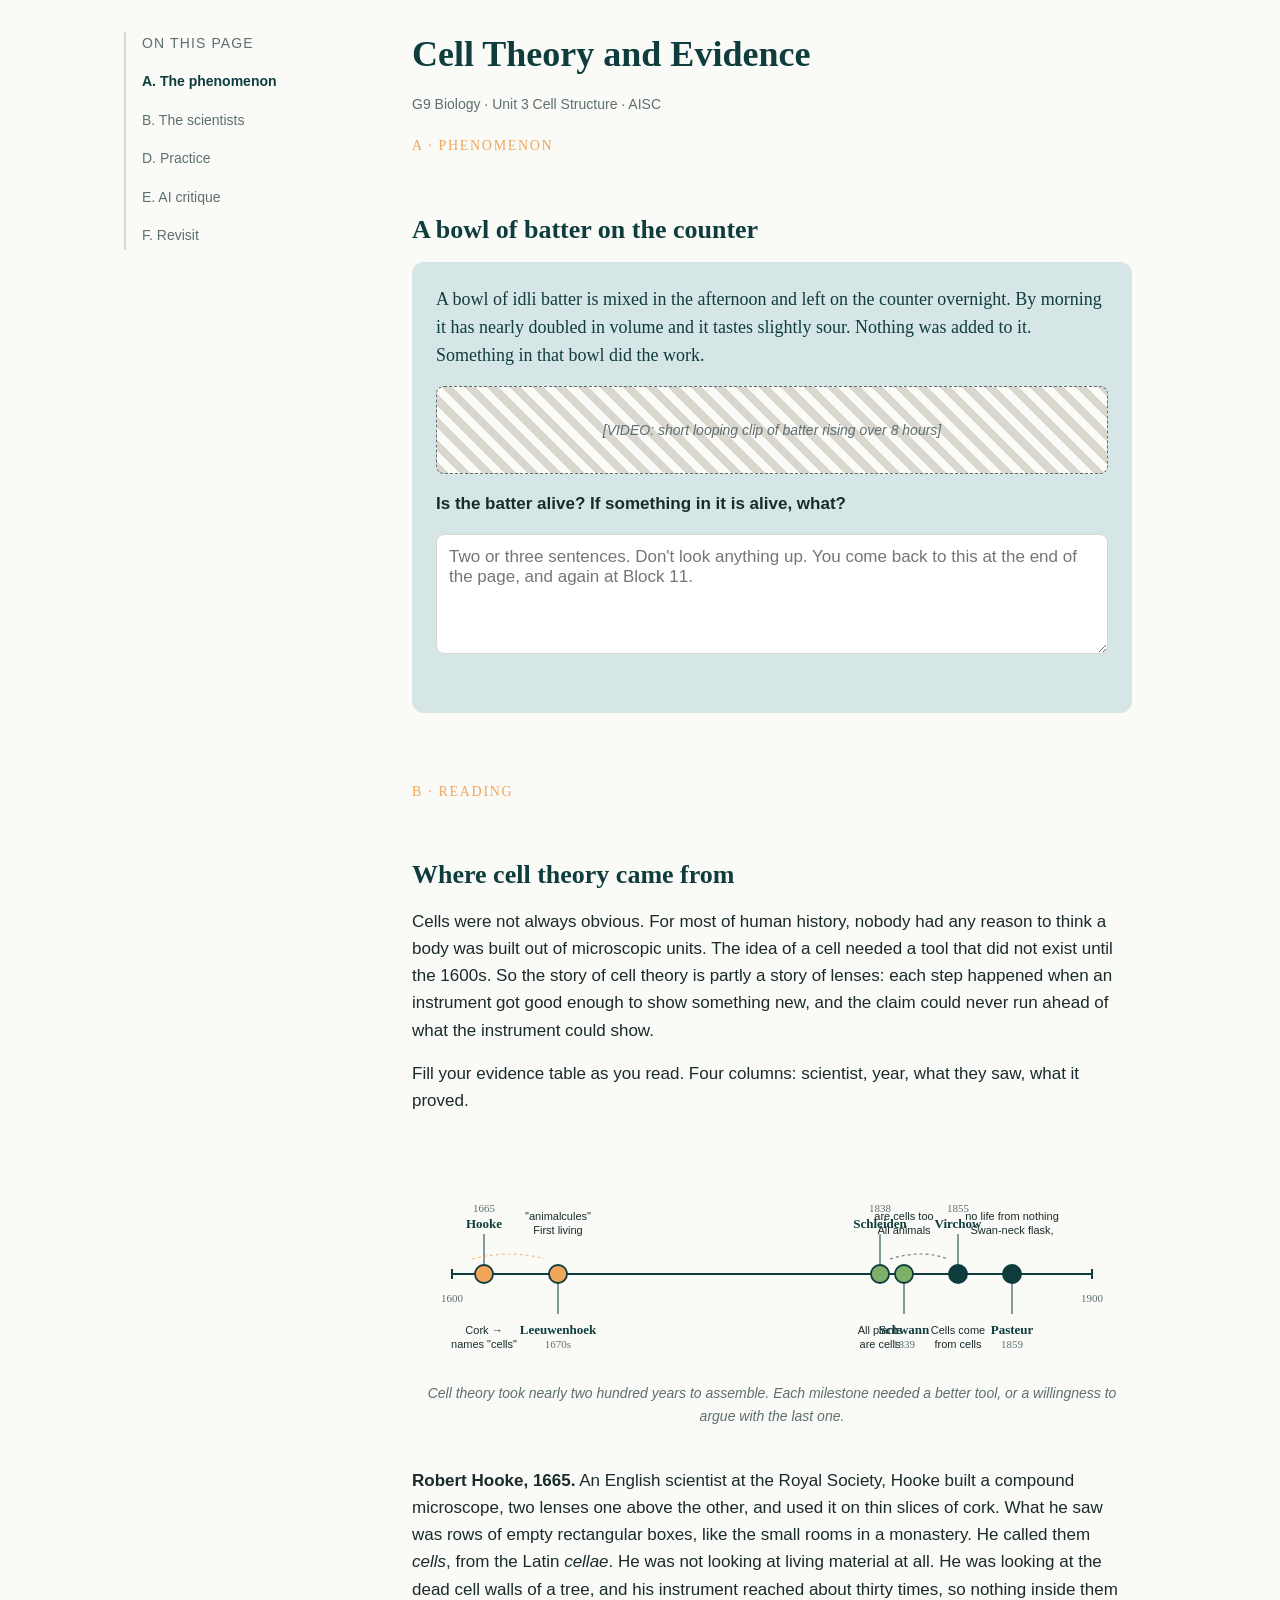
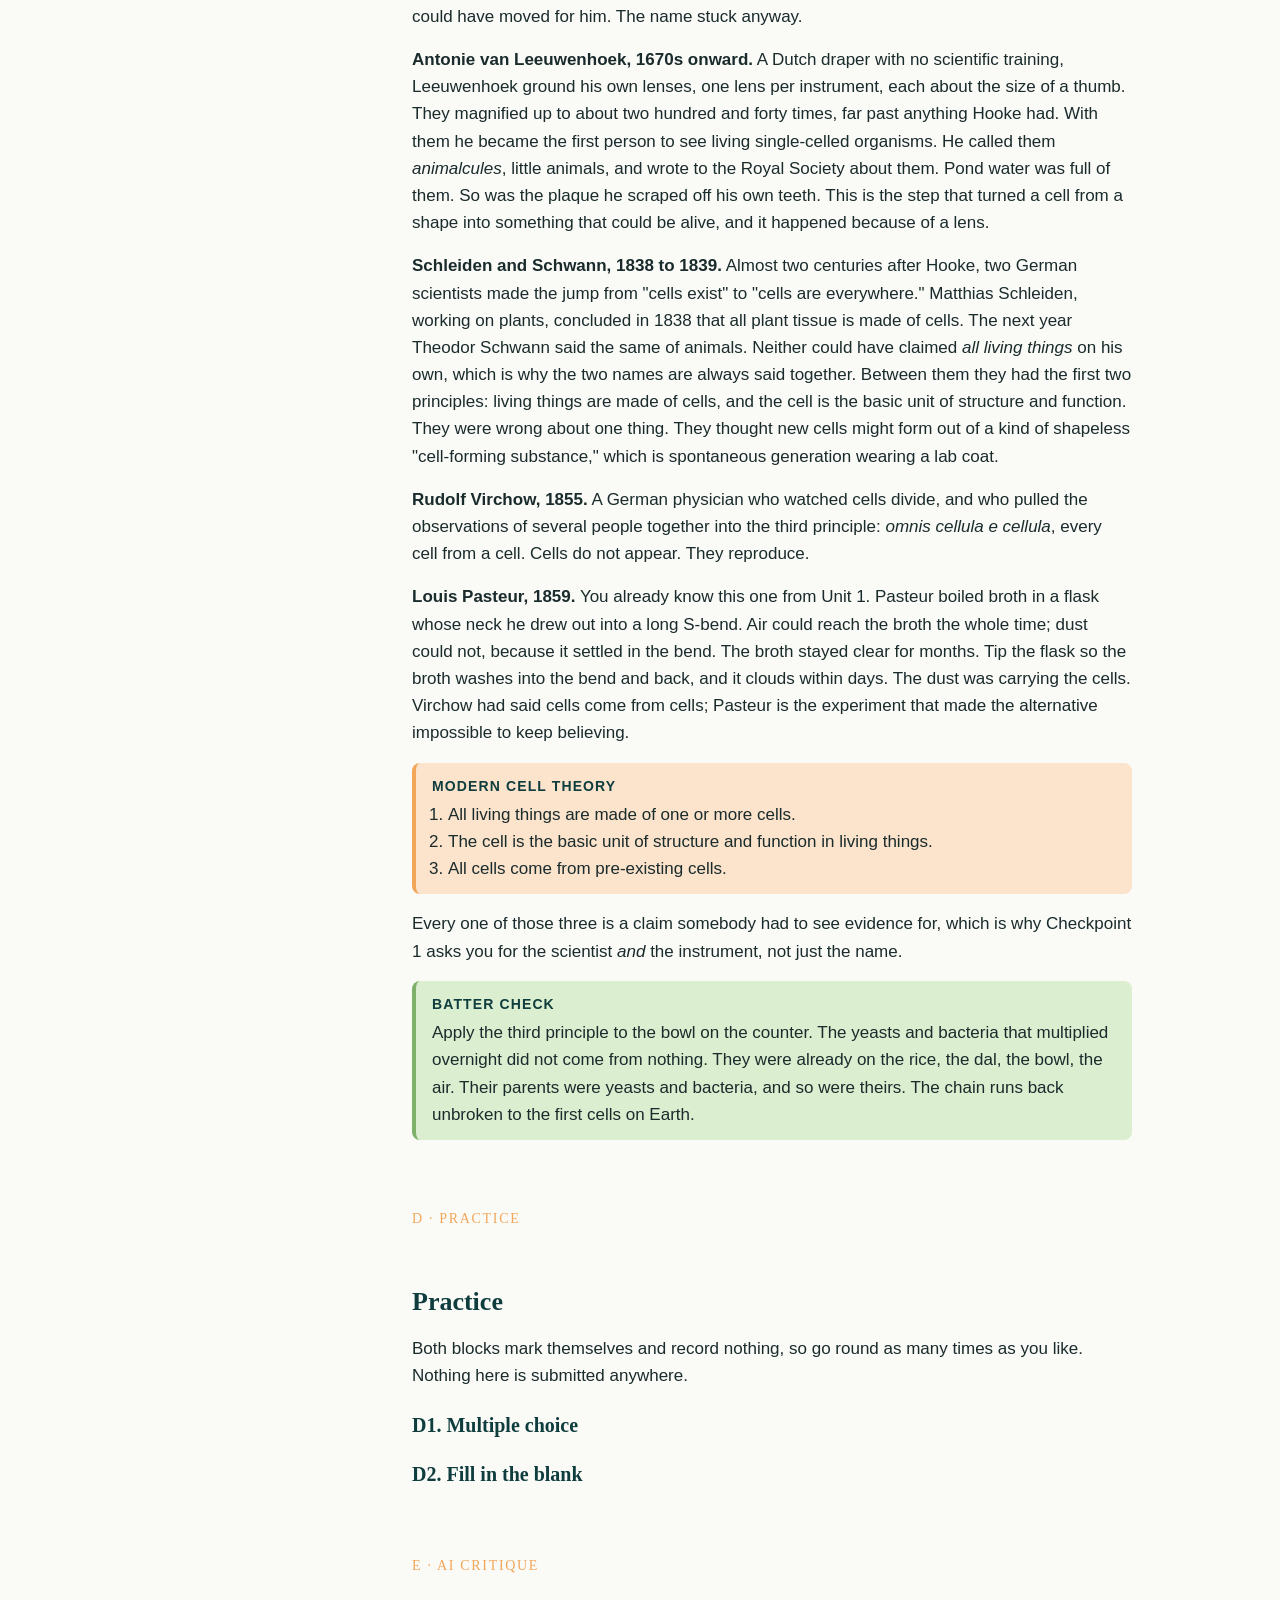
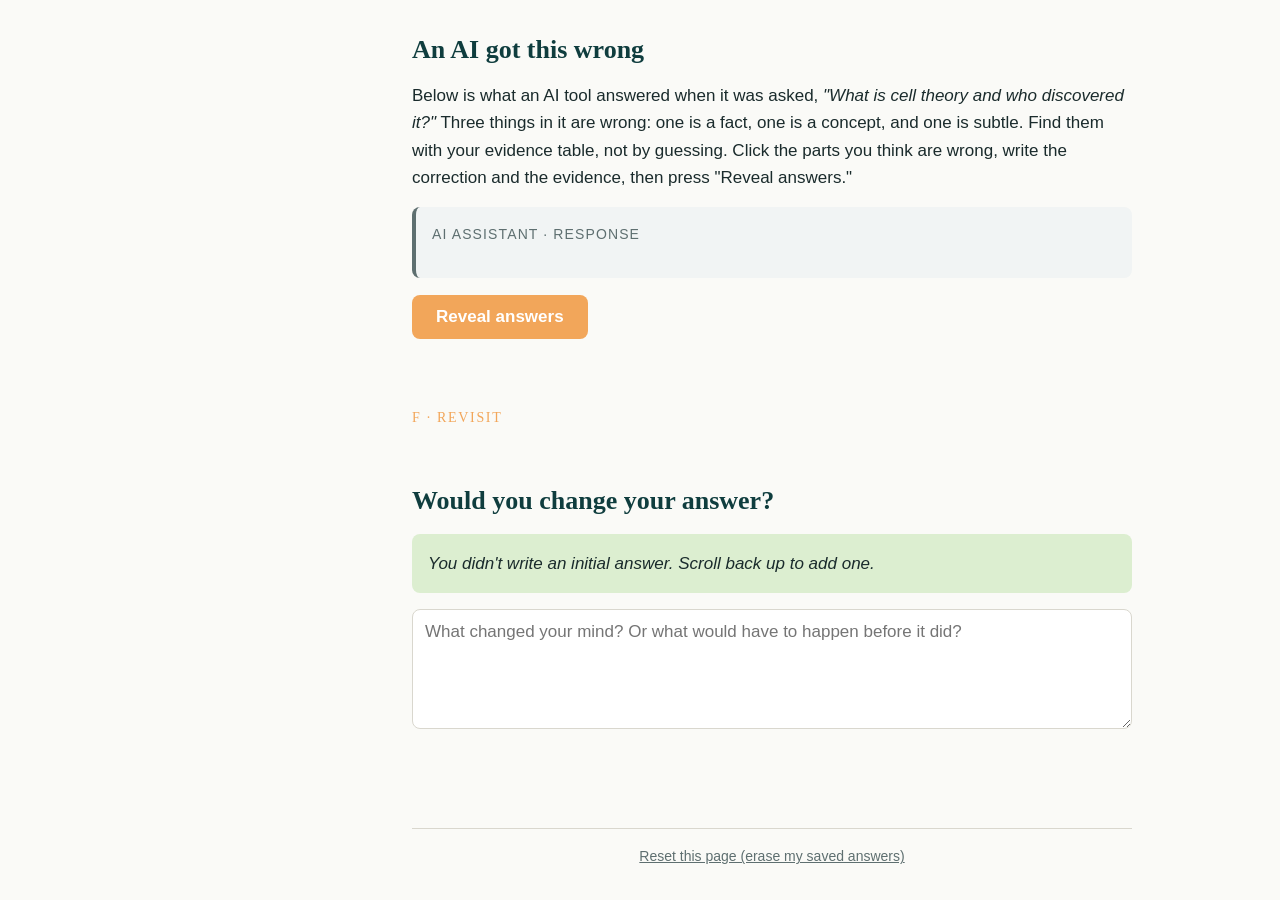
<file: unit-3/section-1/apps-script/Index.html>
<!doctype html>
<html lang="en">
<head>
<meta charset="utf-8" />
<meta name="viewport" content="width=device-width, initial-scale=1" />
<title>Cell Theory and Evidence · G9 Biology</title>
<style>
:root {
  --c-teal-deep: #0F3D3E;
  --c-sage: #7FB069;
  --c-coral: #F2A65A;
  --c-bg: #FAFAF7;
  --c-text: #1A2B2C;
  --c-muted: #5E6F70;
  --c-rule: #D9D7CE;
  --c-error: #B23A48;
  --c-coral-soft: #FBE3CC;
  --c-sage-soft: #DCEED0;
  --c-teal-soft: #D6E5E5;
  --font-serif: Georgia, "Charter", "Iowan Old Style", serif;
  --font-sans: -apple-system, BlinkMacSystemFont, "Segoe UI", Roboto, "Helvetica Neue", Arial, sans-serif;
  --fs-body: 17px;
  --fs-small: 14px;
  --fs-h1: 2.25rem;
  --fs-h2: 1.625rem;
  --fs-h3: 1.25rem;
  --lh-body: 1.6;
  --lh-tight: 1.25;
  --s-1: 4px; --s-2: 8px; --s-3: 12px; --s-4: 16px; --s-5: 24px;
  --s-6: 32px; --s-7: 48px; --s-8: 64px;
  --radius: 8px;
  --radius-lg: 12px;
  --content-width: 720px;
  --shell-width: 1080px;
}
@media (max-width: 768px) {
  :root { --fs-body: 16px; --fs-h1: 1.875rem; --fs-h2: 1.375rem; --fs-h3: 1.125rem; }
}
*, *::before, *::after { box-sizing: border-box; }
html, body { margin: 0; padding: 0; }
body {
  font-family: var(--font-sans);
  font-size: var(--fs-body);
  line-height: var(--lh-body);
  color: var(--c-text);
  background: var(--c-bg);
  -webkit-text-size-adjust: 100%;
}
h1, h2, h3, h4 {
  font-family: var(--font-serif);
  color: var(--c-teal-deep);
  line-height: var(--lh-tight);
  margin: 0 0 var(--s-4) 0;
  font-weight: 600;
}
h1 { font-size: var(--fs-h1); }
h2 { font-size: var(--fs-h2); margin-top: var(--s-7); }
h3 { font-size: var(--fs-h3); margin-top: var(--s-5); }
p { margin: 0 0 var(--s-4) 0; }
a { color: var(--c-teal-deep); text-decoration: underline; text-decoration-thickness: 1px; text-underline-offset: 2px; }
a:hover { color: var(--c-coral); }
:focus-visible { outline: 2px solid var(--c-coral); outline-offset: 2px; border-radius: 3px; }
button { font-family: inherit; font-size: inherit; cursor: pointer; }
input, textarea { font-family: inherit; font-size: inherit; color: inherit; }
.shell {
  display: grid;
  grid-template-columns: 240px minmax(0, 1fr);
  gap: var(--s-7);
  max-width: var(--shell-width);
  margin: 0 auto;
  padding: var(--s-6) var(--s-5);
}
.shell__main { max-width: var(--content-width); min-width: 0; }
.shell__main > section { margin-bottom: var(--s-8); scroll-margin-top: var(--s-5); }
@media (max-width: 1023px) {
  .shell { grid-template-columns: 1fr; gap: var(--s-5); padding: var(--s-4); }
}
.sr-only {
  position: absolute; width: 1px; height: 1px; padding: 0; margin: -1px;
  overflow: hidden; clip: rect(0, 0, 0, 0); white-space: nowrap; border: 0;
}
.toc { position: sticky; top: var(--s-5); align-self: start; border-left: 2px solid var(--c-rule); padding-left: var(--s-4); font-size: var(--fs-small); }
.toc__label { text-transform: uppercase; letter-spacing: 0.08em; color: var(--c-muted); margin-bottom: var(--s-3); }
.toc ol { list-style: none; padding: 0; margin: 0; display: flex; flex-direction: column; gap: var(--s-2); }
.toc a { text-decoration: none; color: var(--c-muted); display: block; padding: var(--s-1) 0; }
.toc a:hover { color: var(--c-teal-deep); }
.toc a[aria-current="true"] { color: var(--c-teal-deep); font-weight: 600; }
@media (max-width: 1023px) {
  .toc { position: relative; top: 0; border-left: none; border-bottom: 1px solid var(--c-rule); padding: 0 0 var(--s-4) 0; }
  .toc ol { flex-direction: row; flex-wrap: wrap; gap: var(--s-4); }
}
.section-marker {
  display: inline-block; font-family: var(--font-serif); font-size: var(--fs-small);
  letter-spacing: 0.12em; text-transform: uppercase; color: var(--c-coral); margin-bottom: var(--s-2);
}
.phenomenon { background: var(--c-teal-soft); border-radius: var(--radius-lg); padding: var(--s-5); }
.phenomenon__scene { font-family: var(--font-serif); font-size: 1.125rem; line-height: 1.55; color: var(--c-teal-deep); }
.phenomenon__prompt { font-weight: 600; margin-top: var(--s-4); }
.video-placeholder, .img-placeholder {
  background: repeating-linear-gradient(45deg, var(--c-rule), var(--c-rule) 8px, var(--c-bg) 8px, var(--c-bg) 16px);
  border: 1px dashed var(--c-muted); color: var(--c-muted); padding: var(--s-6) var(--s-4);
  text-align: center; border-radius: var(--radius); font-size: var(--fs-small); font-style: italic;
}
.btn {
  display: inline-block; background: var(--c-coral); color: #fff; border: none;
  border-radius: var(--radius); padding: var(--s-3) var(--s-5); font-weight: 600; text-decoration: none;
}
.btn:hover { background: #E89042; color: #fff; }
.btn--secondary { background: transparent; color: var(--c-teal-deep); border: 1.5px solid var(--c-teal-deep); }
.btn--secondary:hover { background: var(--c-teal-soft); color: var(--c-teal-deep); }
.input, .textarea {
  width: 100%; border: 1.5px solid var(--c-rule); background: #fff;
  border-radius: var(--radius); padding: var(--s-3);
}
.textarea { min-height: 120px; resize: vertical; }
.input:focus, .textarea:focus { border-color: var(--c-teal-deep); outline: 2px solid var(--c-coral); outline-offset: 0; }
.practice { border: 1px solid var(--c-rule); border-radius: var(--radius-lg); padding: var(--s-5); background: #fff; margin-bottom: var(--s-5); }
.practice__label { font-size: var(--fs-small); text-transform: uppercase; letter-spacing: 0.08em; color: var(--c-muted); margin-bottom: var(--s-2); }
.practice__prompt { font-weight: 600; margin-bottom: var(--s-4); }
.mcq-option {
  display: block; width: 100%; text-align: left; background: var(--c-bg);
  border: 1.5px solid var(--c-rule); border-radius: var(--radius);
  padding: var(--s-3) var(--s-4); margin-bottom: var(--s-2);
}
.mcq-option:hover { border-color: var(--c-teal-deep); }
.mcq-option[aria-pressed="true"] { border-color: var(--c-teal-deep); background: var(--c-teal-soft); }
.mcq-option.is-correct { border-color: var(--c-sage); background: var(--c-sage-soft); }
.mcq-option.is-incorrect { border-color: var(--c-error); background: #F5DDE0; }
.mcq-option:disabled { cursor: default; }
.mcq-feedback { margin-top: var(--s-3); font-size: var(--fs-small); color: var(--c-muted); }
.mcq-feedback.is-correct { color: var(--c-teal-deep); }
.mcq-feedback.is-incorrect { color: var(--c-error); }
.fill-row { display: flex; flex-wrap: wrap; gap: var(--s-2); align-items: center; }
.fill-row .input { flex: 1 1 200px; }
.fill-feedback { margin-top: var(--s-2); font-size: var(--fs-small); }
.fill-feedback.is-correct { color: var(--c-teal-deep); }
.fill-feedback.is-incorrect { color: var(--c-error); }
.drag-zone {
  display: flex; flex-direction: column; gap: var(--s-2); padding: var(--s-3);
  background: var(--c-bg); border: 1.5px dashed var(--c-rule); border-radius: var(--radius); min-height: 60px;
}
.drag-card {
  background: #fff; border: 1.5px solid var(--c-rule); border-radius: var(--radius);
  padding: var(--s-3) var(--s-4); cursor: grab; user-select: none; touch-action: none;
  transition: transform 150ms ease, box-shadow 150ms ease, border-color 150ms ease;
}
.drag-card:active { cursor: grabbing; }
.drag-card.is-dragging {
  cursor: grabbing;
  box-shadow: 0 10px 24px rgba(15, 61, 62, 0.18);
  border-color: var(--c-teal-deep);
  transform: scale(1.02);
  transition: none;
}
.drag-card.is-misplaced { border-color: var(--c-error); background: #F5DDE0; }
.drag-card.is-correct { border-color: var(--c-sage); background: var(--c-sage-soft); }
.drag-placeholder {
  background: var(--c-coral-soft);
  border: 1.5px dashed var(--c-coral);
  border-radius: var(--radius);
  transition: height 120ms ease;
}
.drag-handle { display: inline-block; margin-right: var(--s-3); color: var(--c-muted); letter-spacing: 2px; user-select: none; }
.ai-block { background: #F1F4F4; border-left: 4px solid var(--c-muted); border-radius: var(--radius); padding: var(--s-4); margin-bottom: var(--s-4); line-height: 1.65; }
.ai-block__source { font-size: var(--fs-small); color: var(--c-muted); margin-bottom: var(--s-2); text-transform: uppercase; letter-spacing: 0.08em; }
.ai-error-marker { background: transparent; border-bottom: 2px dotted var(--c-muted); padding: 0 1px; cursor: pointer; }
.ai-error-marker:hover { background: var(--c-coral-soft); }
.ai-error-marker.is-selected { background: var(--c-coral-soft); border-bottom-color: var(--c-coral); }
.ai-error-marker.is-revealed-correct { background: var(--c-sage-soft); border-bottom: 2px solid var(--c-sage); }
.ai-error-marker.is-revealed-missed { background: #F5DDE0; border-bottom: 2px solid var(--c-error); }
.ai-error-list { margin-top: var(--s-4); padding-left: 0; list-style: none; }
.ai-error-list li { border-top: 1px solid var(--c-rule); padding: var(--s-3) 0; }
.levels { background: #fff; border: 1px solid var(--c-rule); border-radius: var(--radius-lg); padding: var(--s-5); }
.levels__toggle { display: inline-flex; background: var(--c-bg); border-radius: var(--radius); border: 1px solid var(--c-rule); overflow: hidden; margin-bottom: var(--s-4); }
.levels__toggle button { border: none; background: transparent; padding: var(--s-2) var(--s-4); color: var(--c-muted); }
.levels__toggle button[aria-pressed="true"] { background: var(--c-teal-deep); color: #fff; }
.levels__stage { display: flex; gap: var(--s-5); align-items: center; flex-wrap: wrap; }
.levels__figure { flex: 0 0 200px; height: 200px; background: var(--c-bg); border-radius: var(--radius); display: flex; align-items: center; justify-content: center; }
.levels__figure svg { width: 80%; height: 80%; }
.levels__body { flex: 1 1 240px; min-width: 0; }
.levels__index { font-family: var(--font-serif); color: var(--c-coral); font-size: var(--fs-small); letter-spacing: 0.08em; text-transform: uppercase; }
.levels__name { font-size: var(--fs-h3); color: var(--c-teal-deep); margin: var(--s-1) 0 var(--s-2) 0; }
.levels__label { font-style: italic; color: var(--c-muted); margin-bottom: var(--s-3); }
.levels__controls { display: flex; gap: var(--s-3); margin-top: var(--s-4); }
.levels__controls button[disabled] { opacity: 0.4; cursor: not-allowed; }
.revisit__prior { background: var(--c-sage-soft); border-radius: var(--radius); padding: var(--s-4); margin-bottom: var(--s-4); font-style: italic; }
.revisit__prior strong { font-style: normal; color: var(--c-teal-deep); }
.timeline { margin: var(--s-5) 0; padding: var(--s-4) 0; }
.timeline svg { width: 100%; height: auto; display: block; }
.timeline figcaption { font-size: var(--fs-small); color: var(--c-muted); text-align: center; margin-top: var(--s-2); font-style: italic; }
.callout { border-left: 4px solid var(--c-coral); background: var(--c-coral-soft); padding: var(--s-3) var(--s-4); border-radius: var(--radius); margin: var(--s-4) 0; }
.callout--idli { border-left-color: var(--c-sage); background: var(--c-sage-soft); }
.callout__label { font-size: var(--fs-small); text-transform: uppercase; letter-spacing: 0.08em; color: var(--c-teal-deep); font-weight: 600; margin-bottom: var(--s-1); }
.reset-row { margin-top: var(--s-8); padding-top: var(--s-4); border-top: 1px solid var(--c-rule); font-size: var(--fs-small); color: var(--c-muted); text-align: center; }
.reset-row button { background: none; border: none; color: var(--c-muted); text-decoration: underline; padding: 0; }
.saved-indicator { display: inline-block; margin-left: var(--s-3); font-size: var(--fs-small); color: var(--c-sage); opacity: 0; transition: opacity 0.2s ease-in-out; }
.saved-indicator.is-visible { opacity: 1; }
</style>
</head>
<body>

<div class="shell">
  <nav class="toc" aria-label="Section navigation">
    <p class="toc__label">On this page</p>
    <ol>
      <li><a href="#sec-a">A. The phenomenon</a></li>
      <li><a href="#sec-b">B. The scientists</a></li>
      <li><a href="#sec-d">D. Practice</a></li>
      <li><a href="#sec-e">E. AI critique</a></li>
      <li><a href="#sec-f">F. Revisit</a></li>
    </ol>
  </nav>

  <main class="shell__main">
    <header>
      <h1 id="section-title">Cell Theory and Evidence</h1>
      <p style="color: var(--c-muted); font-size: var(--fs-small);">G9 Biology · Unit 3 Cell Structure · AISC</p>
    </header>

    <section id="sec-a" aria-labelledby="sec-a-h">
      <span class="section-marker">A · Phenomenon</span>
      <h2 id="sec-a-h">A bowl of batter on the counter</h2>
      <div class="phenomenon">
        <p id="phenomenon-scene" class="phenomenon__scene">A bowl of idli batter is mixed in the afternoon and left on the counter overnight. By morning it has nearly doubled in volume and it tastes slightly sour. Nothing was added to it. Something in that bowl did the work.</p>
        <div class="video-placeholder" role="img" aria-label="Placeholder for a time-lapse video of idli batter rising over eight hours.">
          [VIDEO: short looping clip of batter rising over 8 hours]
        </div>
        <!-- TODO: replace with real video -->
        <p class="phenomenon__prompt" id="phenomenon-prompt">Is the batter alive? If something in it is alive, what?</p>
        <label for="initial-answer" class="sr-only">Your initial answer</label>
        <textarea id="initial-answer" class="textarea" placeholder="Two or three sentences. Don't look anything up. You come back to this at the end of the page, and again at Block 11."></textarea>
        <span id="initial-saved" class="saved-indicator">Saved</span>
      </div>
    </section>

    <section id="sec-b" aria-labelledby="sec-b-h">
      <span class="section-marker">B · Reading</span>
      <h2 id="sec-b-h">Where cell theory came from</h2>
      <p>Cells were not always obvious. For most of human history, nobody had any reason to think a body was built out of microscopic units. The idea of a cell needed a tool that did not exist until the 1600s. So the story of cell theory is partly a story of lenses: each step happened when an instrument got good enough to show something new, and the claim could never run ahead of what the instrument could show.</p>

      <p>Fill your evidence table as you read. Four columns: scientist, year, what they saw, what it proved.</p>

      <figure class="timeline">
        <svg viewBox="0 0 720 220" role="img" aria-labelledby="timeline-title timeline-desc" preserveAspectRatio="xMidYMid meet">
          <title id="timeline-title">Cell theory timeline, 1665 to 1859</title>
          <desc id="timeline-desc">A horizontal timeline showing six milestones: Hooke names cells from cork in 1665, Leeuwenhoek sees living animalcules in the 1670s, Schleiden generalizes to plants in 1838, Schwann extends to animals in 1839, Virchow shows cells come from cells in 1855, and Pasteur's swan-neck flask closes off spontaneous generation in 1859.</desc>
          <line x1="40" y1="120" x2="680" y2="120" stroke="#0F3D3E" stroke-width="2"/>
          <g>
            <line x1="40" y1="115" x2="40" y2="125" stroke="#0F3D3E" stroke-width="2"/>
            <line x1="680" y1="115" x2="680" y2="125" stroke="#0F3D3E" stroke-width="2"/>
          </g>
          <g font-family="Georgia, serif" fill="#5E6F70" font-size="11">
            <text x="40" y="148" text-anchor="middle">1600</text>
            <text x="680" y="148" text-anchor="middle">1900</text>
          </g>
          <g>
            <circle cx="72" cy="120" r="9" fill="#F2A65A" stroke="#0F3D3E" stroke-width="1.8"/>
            <line x1="72" y1="111" x2="72" y2="80" stroke="#0F3D3E" stroke-width="1"/>
            <text x="72" y="74" text-anchor="middle" font-family="Georgia, serif" font-size="13" fill="#0F3D3E" font-weight="600">Hooke</text>
            <text x="72" y="58" text-anchor="middle" font-family="Georgia, serif" font-size="11" fill="#5E6F70">1665</text>
            <text x="72" y="180" text-anchor="middle" font-family="-apple-system, sans-serif" font-size="11" fill="#1A2B2C">Cork →</text>
            <text x="72" y="194" text-anchor="middle" font-family="-apple-system, sans-serif" font-size="11" fill="#1A2B2C">names "cells"</text>
          </g>
          <g>
            <circle cx="146" cy="120" r="9" fill="#F2A65A" stroke="#0F3D3E" stroke-width="1.8"/>
            <line x1="146" y1="129" x2="146" y2="160" stroke="#0F3D3E" stroke-width="1"/>
            <text x="146" y="180" text-anchor="middle" font-family="Georgia, serif" font-size="13" fill="#0F3D3E" font-weight="600">Leeuwenhoek</text>
            <text x="146" y="194" text-anchor="middle" font-family="Georgia, serif" font-size="11" fill="#5E6F70">1670s</text>
            <text x="146" y="80" text-anchor="middle" font-family="-apple-system, sans-serif" font-size="11" fill="#1A2B2C">First living</text>
            <text x="146" y="66" text-anchor="middle" font-family="-apple-system, sans-serif" font-size="11" fill="#1A2B2C">"animalcules"</text>
          </g>
          <g>
            <circle cx="468" cy="120" r="9" fill="#7FB069" stroke="#0F3D3E" stroke-width="1.8"/>
            <line x1="468" y1="111" x2="468" y2="80" stroke="#0F3D3E" stroke-width="1"/>
            <text x="468" y="74" text-anchor="middle" font-family="Georgia, serif" font-size="13" fill="#0F3D3E" font-weight="600">Schleiden</text>
            <text x="468" y="58" text-anchor="middle" font-family="Georgia, serif" font-size="11" fill="#5E6F70">1838</text>
            <text x="468" y="180" text-anchor="middle" font-family="-apple-system, sans-serif" font-size="11" fill="#1A2B2C">All plants</text>
            <text x="468" y="194" text-anchor="middle" font-family="-apple-system, sans-serif" font-size="11" fill="#1A2B2C">are cells</text>
          </g>
          <g>
            <circle cx="492" cy="120" r="9" fill="#7FB069" stroke="#0F3D3E" stroke-width="1.8"/>
            <line x1="492" y1="129" x2="492" y2="160" stroke="#0F3D3E" stroke-width="1"/>
            <text x="492" y="180" text-anchor="middle" font-family="Georgia, serif" font-size="13" fill="#0F3D3E" font-weight="600">Schwann</text>
            <text x="492" y="194" text-anchor="middle" font-family="Georgia, serif" font-size="11" fill="#5E6F70">1839</text>
            <text x="492" y="80" text-anchor="middle" font-family="-apple-system, sans-serif" font-size="11" fill="#1A2B2C">All animals</text>
            <text x="492" y="66" text-anchor="middle" font-family="-apple-system, sans-serif" font-size="11" fill="#1A2B2C">are cells too</text>
          </g>
          <g>
            <circle cx="546" cy="120" r="9" fill="#0F3D3E" stroke="#0F3D3E" stroke-width="1.8"/>
            <line x1="546" y1="111" x2="546" y2="80" stroke="#0F3D3E" stroke-width="1"/>
            <text x="546" y="74" text-anchor="middle" font-family="Georgia, serif" font-size="13" fill="#0F3D3E" font-weight="600">Virchow</text>
            <text x="546" y="58" text-anchor="middle" font-family="Georgia, serif" font-size="11" fill="#5E6F70">1855</text>
            <text x="546" y="180" text-anchor="middle" font-family="-apple-system, sans-serif" font-size="11" fill="#1A2B2C">Cells come</text>
            <text x="546" y="194" text-anchor="middle" font-family="-apple-system, sans-serif" font-size="11" fill="#1A2B2C">from cells</text>
          </g>
          <g>
            <circle cx="600" cy="120" r="9" fill="#0F3D3E" stroke="#0F3D3E" stroke-width="1.8"/>
            <line x1="600" y1="129" x2="600" y2="160" stroke="#0F3D3E" stroke-width="1"/>
            <text x="600" y="180" text-anchor="middle" font-family="Georgia, serif" font-size="13" fill="#0F3D3E" font-weight="600">Pasteur</text>
            <text x="600" y="194" text-anchor="middle" font-family="Georgia, serif" font-size="11" fill="#5E6F70">1859</text>
            <text x="600" y="80" text-anchor="middle" font-family="-apple-system, sans-serif" font-size="11" fill="#1A2B2C">Swan-neck flask,</text>
            <text x="600" y="66" text-anchor="middle" font-family="-apple-system, sans-serif" font-size="11" fill="#1A2B2C">no life from nothing</text>
          </g>
          <path d="M 60 105 Q 100 95 132 105" fill="none" stroke="#F2A65A" stroke-width="1.2" stroke-dasharray="3 3" opacity="0.7"/>
          <path d="M 478 105 Q 510 95 536 105" fill="none" stroke="#0F3D3E" stroke-width="1.2" stroke-dasharray="3 3" opacity="0.6"/>
        </svg>
        <figcaption>Cell theory took nearly two hundred years to assemble. Each milestone needed a better tool, or a willingness to argue with the last one.</figcaption>
      </figure>

      <p><strong>Robert Hooke, 1665.</strong> An English scientist at the Royal Society, Hooke built a compound microscope, two lenses one above the other, and used it on thin slices of cork. What he saw was rows of empty rectangular boxes, like the small rooms in a monastery. He called them <em>cells</em>, from the Latin <em>cellae</em>. He was not looking at living material at all. He was looking at the dead cell walls of a tree, and his instrument reached about thirty times, so nothing inside them could have moved for him. The name stuck anyway.</p>

      <p><strong>Antonie van Leeuwenhoek, 1670s onward.</strong> A Dutch draper with no scientific training, Leeuwenhoek ground his own lenses, one lens per instrument, each about the size of a thumb. They magnified up to about two hundred and forty times, far past anything Hooke had. With them he became the first person to see living single-celled organisms. He called them <em>animalcules</em>, little animals, and wrote to the Royal Society about them. Pond water was full of them. So was the plaque he scraped off his own teeth. This is the step that turned a cell from a shape into something that could be alive, and it happened because of a lens.</p>

      <p><strong>Schleiden and Schwann, 1838 to 1839.</strong> Almost two centuries after Hooke, two German scientists made the jump from "cells exist" to "cells are everywhere." Matthias Schleiden, working on plants, concluded in 1838 that all plant tissue is made of cells. The next year Theodor Schwann said the same of animals. Neither could have claimed <em>all living things</em> on his own, which is why the two names are always said together. Between them they had the first two principles: living things are made of cells, and the cell is the basic unit of structure and function. They were wrong about one thing. They thought new cells might form out of a kind of shapeless "cell-forming substance," which is spontaneous generation wearing a lab coat.</p>

      <p><strong>Rudolf Virchow, 1855.</strong> A German physician who watched cells divide, and who pulled the observations of several people together into the third principle: <em>omnis cellula e cellula</em>, every cell from a cell. Cells do not appear. They reproduce.</p>

      <p><strong>Louis Pasteur, 1859.</strong> You already know this one from Unit 1. Pasteur boiled broth in a flask whose neck he drew out into a long S-bend. Air could reach the broth the whole time; dust could not, because it settled in the bend. The broth stayed clear for months. Tip the flask so the broth washes into the bend and back, and it clouds within days. The dust was carrying the cells. Virchow had said cells come from cells; Pasteur is the experiment that made the alternative impossible to keep believing.</p>

      <div class="callout">
        <p class="callout__label">Modern cell theory</p>
        <ol style="margin:0; padding-left: var(--s-4)">
          <li>All living things are made of one or more cells.</li>
          <li>The cell is the basic unit of structure and function in living things.</li>
          <li>All cells come from pre-existing cells.</li>
        </ol>
      </div>

      <p>Every one of those three is a claim somebody had to see evidence for, which is why Checkpoint 1 asks you for the scientist <em>and</em> the instrument, not just the name.</p>

      <div class="callout callout--idli">
        <p class="callout__label">Batter check</p>
        <p style="margin:0">Apply the third principle to the bowl on the counter. The yeasts and bacteria that multiplied overnight did not come from nothing. They were already on the rice, the dal, the bowl, the air. Their parents were yeasts and bacteria, and so were theirs. The chain runs back unbroken to the first cells on Earth.</p>
      </div>
    </section>

    <section id="sec-d" aria-labelledby="sec-d-h">
      <span class="section-marker">D · Practice</span>
      <h2 id="sec-d-h">Practice</h2>
      <p>Both blocks mark themselves and record nothing, so go round as many times as you like. Nothing here is submitted anywhere.</p>

      <h3>D1. Multiple choice</h3>
      <div id="mcq-list"></div>

      <h3>D2. Fill in the blank</h3>
      <div id="fill-list"></div>
    </section>

    <section id="sec-e" aria-labelledby="sec-e-h">
      <span class="section-marker">E · AI critique</span>
      <h2 id="sec-e-h">An AI got this wrong</h2>
      <p>Below is what an AI tool answered when it was asked, <em>"What is cell theory and who discovered it?"</em> Three things in it are wrong: one is a fact, one is a concept, and one is subtle. Find them with your evidence table, not by guessing. Click the parts you think are wrong, write the correction and the evidence, then press "Reveal answers."</p>
      <div class="ai-block">
        <p class="ai-block__source">AI assistant · response</p>
        <p id="ai-passage"></p>
      </div>
      <div>
        <ul id="ai-explanations" class="ai-error-list"></ul>
      </div>
      <div style="display:flex; gap: var(--s-3); margin-top: var(--s-4); flex-wrap: wrap;">
        <button type="button" id="ai-reveal" class="btn">Reveal answers</button>
      </div>
      <ul id="ai-reveal-list" class="ai-error-list"></ul>
    </section>

    <section id="sec-f" aria-labelledby="sec-f-h">
      <span class="section-marker">F · Revisit</span>
      <h2 id="sec-f-h">Would you change your answer?</h2>
      <div id="revisit-recall" class="revisit__prior"></div>
      <p id="revisit-prompt"></p>
      <label class="sr-only" for="revisit-answer">Your revised answer</label>
      <textarea id="revisit-answer" class="textarea" placeholder="What changed your mind? Or what would have to happen before it did?"></textarea>
      <span id="revisit-saved" class="saved-indicator">Saved</span>
    </section>

    <div class="reset-row">
      <button type="button" id="reset-section">Reset this page (erase my saved answers)</button>
    </div>
  </main>
</div>

<script>
window.__CONTENT__ = <?!= contentJson ?>;
</script>

<script>
// Shared: storage.js
(function () {
  const content = window.__CONTENT__ || {};
  const meta = content.meta || {};
  const unit = meta.unit_id || "x";
  const section = meta.section_id || "x";
  const prefix = "g9bio.u" + unit + ".s" + section + ".";
  function key(field) { return prefix + field; }
  function isAvailable() {
    try { localStorage.setItem("__probe__", "1"); localStorage.removeItem("__probe__"); return true; }
    catch (_) { return false; }
  }
  const fallback = new Map();
  const available = isAvailable();
  function read(field) {
    if (!available) return fallback.get(field) ?? null;
    return localStorage.getItem(key(field));
  }
  function write(field, value) {
    if (!available) { fallback.set(field, String(value)); return; }
    localStorage.setItem(key(field), String(value));
  }
  function remove(field) {
    if (!available) { fallback.delete(field); return; }
    localStorage.removeItem(key(field));
  }
  function clearAll() {
    if (!available) { fallback.clear(); return; }
    const toRemove = [];
    for (let i = 0; i < localStorage.length; i++) {
      const k = localStorage.key(i);
      if (k && k.indexOf(prefix) === 0) toRemove.push(k);
    }
    toRemove.forEach((k) => localStorage.removeItem(k));
  }
  window.G9Storage = { read, write, remove, clearAll, prefix, isAvailable: available };
})();
</script>

<script>
// Shared: section-shell.js
(function () {
  const store = window.G9Storage;
  const content = window.__CONTENT__ || {};
  const meta = content.meta || {};
  function $(s, r) { return (r || document).querySelector(s); }
  function $$(s, r) { return Array.from((r || document).querySelectorAll(s)); }
  function pulse(indicator) {
    if (!indicator) return;
    indicator.classList.add("is-visible");
    setTimeout(() => indicator.classList.remove("is-visible"), 1200);
  }
  function wireToc() {
    const links = $$(".toc a[href^='#']");
    if (!links.length) return;
    const targets = links.map((a) => document.querySelector(a.getAttribute("href"))).filter(Boolean);
    const observer = new IntersectionObserver((entries) => {
      entries.forEach((entry) => {
        if (!entry.isIntersecting) return;
        const id = entry.target.id;
        links.forEach((a) => {
          a.setAttribute("aria-current", a.getAttribute("href") === "#" + id ? "true" : "false");
        });
      });
    }, { rootMargin: "-40% 0px -50% 0px", threshold: 0 });
    targets.forEach((t) => observer.observe(t));
  }
  function debounce(fn, ms) {
    let timer = null;
    return function () { clearTimeout(timer); timer = setTimeout(fn, ms); };
  }
  function wireTextarea(textareaEl, savedEl, fieldKey) {
    if (!textareaEl) return;
    const prior = store.read(fieldKey);
    if (prior) textareaEl.value = prior;
    const save = debounce(() => { store.write(fieldKey, textareaEl.value); pulse(savedEl); }, 400);
    textareaEl.addEventListener("input", save);
  }
  function wirePhenomenon() {
    const promptEl = $("#phenomenon-prompt");
    if (promptEl && meta.opening_question) promptEl.textContent = meta.opening_question;
    wireTextarea($("#initial-answer"), $("#initial-saved"), "is-alive-initial");
  }
  function setRecall(recallEl, prior) {
    recallEl.textContent = "";
    if (!prior) {
      const em = document.createElement("em");
      em.textContent = "You didn't write an initial answer. Scroll back up to add one.";
      recallEl.appendChild(em);
      return;
    }
    const label = document.createElement("strong");
    label.textContent = "What you said earlier: ";
    recallEl.appendChild(label);
    recallEl.appendChild(document.createTextNode(prior));
  }
  function wireRevisit() {
    const recallEl = $("#revisit-recall");
    const promptEl = $("#revisit-prompt");
    if (promptEl && meta.revisit_prompt) promptEl.textContent = meta.revisit_prompt;
    if (recallEl) setRecall(recallEl, store.read("is-alive-initial"));
    wireTextarea($("#revisit-answer"), $("#revisit-saved"), "is-alive-revisit");
  }
  function wireReset() {
    const btn = $("#reset-section");
    if (!btn) return;
    btn.addEventListener("click", () => {
      const ok = window.confirm("Erase all your saved answers on this page? You can't undo this.");
      if (!ok) return;
      store.clearAll();
      window.location.reload();
    });
  }
  function applyMeta() {
    const title = $("#section-title");
    if (title && meta.section_title) title.textContent = meta.section_title;
    const scene = $("#phenomenon-scene");
    if (scene && meta.phenomenon_prompt) scene.textContent = meta.phenomenon_prompt;
  }
  function init() { applyMeta(); wireToc(); wirePhenomenon(); wireRevisit(); wireReset(); }
  if (document.readyState === "loading") document.addEventListener("DOMContentLoaded", init);
  else init();
  window.G9Shell = { pulse };
})();
</script>

<script>
// Shared: practice-mcq.js
(function () {
  const store = window.G9Storage;
  const items = (window.__CONTENT__ && window.__CONTENT__.mcq) || [];
  function makeOption(letter, text, item) {
    const button = document.createElement("button");
    button.type = "button";
    button.className = "mcq-option";
    button.setAttribute("data-letter", letter);
    button.setAttribute("aria-pressed", "false");
    const label = document.createElement("span");
    label.style.fontWeight = "600";
    label.style.marginRight = "8px";
    label.textContent = letter.toUpperCase() + ".";
    button.appendChild(label);
    button.appendChild(document.createTextNode(text));
    button.addEventListener("click", () => selectOption(item, letter, button));
    return button;
  }
  function disableAll(card) { Array.from(card.querySelectorAll(".mcq-option")).forEach((b) => { b.disabled = true; }); }
  function revealCorrect(card, item) {
    Array.from(card.querySelectorAll(".mcq-option")).forEach((b) => {
      if (b.getAttribute("data-letter") === item.correct) b.classList.add("is-correct");
    });
  }
  function showFeedback(card, item, picked) {
    const fb = card.querySelector(".mcq-feedback");
    const right = picked === item.correct;
    fb.textContent = (right ? "Correct. " : "Not quite. ") + (item.explanation || "");
    fb.classList.remove("is-correct", "is-incorrect");
    fb.classList.add(right ? "is-correct" : "is-incorrect");
  }
  function selectOption(item, letter, button) {
    const card = button.closest(".practice");
    if (!card || card.dataset.answered === "true") return;
    card.dataset.answered = "true";
    button.setAttribute("aria-pressed", "true");
    const right = letter === item.correct;
    button.classList.add(right ? "is-correct" : "is-incorrect");
    revealCorrect(card, item);
    showFeedback(card, item, letter);
    disableAll(card);
    store.write("mcq." + item.id, letter);
  }
  function renderItem(item) {
    const card = document.createElement("div");
    card.className = "practice";
    card.id = item.id;
    card.setAttribute("role", "group");
    card.setAttribute("aria-label", "Multiple choice question");
    const label = document.createElement("p");
    label.className = "practice__label";
    label.textContent = "Multiple choice";
    const prompt = document.createElement("p");
    prompt.className = "practice__prompt";
    prompt.textContent = item.prompt;
    card.appendChild(label);
    card.appendChild(prompt);
    ["a", "b", "c", "d"].forEach((letter) => {
      const text = item["option_" + letter];
      if (text) card.appendChild(makeOption(letter, text, item));
    });
    const fb = document.createElement("p");
    fb.className = "mcq-feedback";
    card.appendChild(fb);
    return card;
  }
  function restoreAnswer(card, item) {
    const prior = store.read("mcq." + item.id);
    if (!prior) return;
    const btn = card.querySelector('.mcq-option[data-letter="' + prior + '"]');
    if (btn) selectOption(item, prior, btn);
  }
  function mount() {
    const host = document.getElementById("mcq-list");
    if (!host) return;
    items.forEach((item) => { const card = renderItem(item); host.appendChild(card); restoreAnswer(card, item); });
  }
  if (document.readyState === "loading") document.addEventListener("DOMContentLoaded", mount);
  else mount();
})();
</script>

<script>
// Shared: practice-fill.js
(function () {
  const store = window.G9Storage;
  const items = (window.__CONTENT__ && window.__CONTENT__.fill_blank) || [];
  function normalize(value, caseSensitive) {
    const trimmed = String(value || "").trim();
    return caseSensitive ? trimmed : trimmed.toLowerCase();
  }
  function isAccepted(value, item) {
    const accepted = String(item.accepted_answers || "").split("|");
    const target = normalize(value, item.case_sensitive);
    return accepted.some((a) => normalize(a, item.case_sensitive) === target && target.length > 0);
  }
  function splitPrompt(prompt) { return String(prompt || "").split("____"); }
  function makePromptFragment(prompt, input) {
    const fragment = document.createDocumentFragment();
    const parts = splitPrompt(prompt);
    parts.forEach((part, i) => {
      fragment.appendChild(document.createTextNode(part));
      if (i < parts.length - 1) fragment.appendChild(input);
    });
    return fragment;
  }
  function showFeedback(fb, ok) {
    fb.textContent = ok ? "Correct." : "Not yet — check the spelling and try again.";
    fb.classList.remove("is-correct", "is-incorrect");
    fb.classList.add(ok ? "is-correct" : "is-incorrect");
  }
  function makeInput(item) {
    const input = document.createElement("input");
    input.type = "text";
    input.className = "input";
    input.setAttribute("aria-label", "Answer for " + item.id);
    input.autocomplete = "off";
    input.spellcheck = false;
    input.style.maxWidth = "260px";
    return input;
  }
  function renderItem(item) {
    const card = document.createElement("div");
    card.className = "practice";
    card.id = item.id;
    const label = document.createElement("p");
    label.className = "practice__label";
    label.textContent = "Fill in the blank";
    card.appendChild(label);
    const prompt = document.createElement("p");
    prompt.className = "practice__prompt fill-row";
    const input = makeInput(item);
    prompt.appendChild(makePromptFragment(item.prompt, input));
    card.appendChild(prompt);
    const fb = document.createElement("p");
    fb.className = "fill-feedback";
    card.appendChild(fb);
    input.addEventListener("input", () => {
      store.write("fill." + item.id, input.value);
      if (!input.value) { fb.textContent = ""; fb.classList.remove("is-correct", "is-incorrect"); return; }
      showFeedback(fb, isAccepted(input.value, item));
    });
    const prior = store.read("fill." + item.id);
    if (prior) { input.value = prior; showFeedback(fb, isAccepted(prior, item)); }
    return card;
  }
  function mount() {
    const host = document.getElementById("fill-list");
    if (!host) return;
    items.forEach((item) => host.appendChild(renderItem(item)));
  }
  if (document.readyState === "loading") document.addEventListener("DOMContentLoaded", mount);
  else mount();
})();
</script>

<script>
// Shared: ai-critique.js
(function () {
  const store = window.G9Storage;
  const data = (window.__CONTENT__ && window.__CONTENT__.ai_critique) || {};
  const flawed = data.flawed_text || "";
  const errors = data.errors || [];
  function findIntervals() {
    const list = [];
    errors.forEach((err) => {
      const idx = flawed.indexOf(err.marker);
      if (idx < 0) return;
      list.push({ start: idx, end: idx + err.marker.length, error: err });
    });
    list.sort((a, b) => a.start - b.start);
    return list;
  }
  function makeMarkerSpan(err) {
    const span = document.createElement("span");
    span.className = "ai-error-marker";
    span.dataset.errorId = err.error_id;
    span.setAttribute("role", "button");
    span.setAttribute("tabindex", "0");
    span.setAttribute("aria-pressed", "false");
    span.textContent = err.marker;
    return span;
  }
  function renderPassage(host) {
    host.textContent = "";
    const intervals = findIntervals();
    let cursor = 0;
    intervals.forEach((iv) => {
      if (iv.start > cursor) host.appendChild(document.createTextNode(flawed.slice(cursor, iv.start)));
      host.appendChild(makeMarkerSpan(iv.error));
      cursor = iv.end;
    });
    if (cursor < flawed.length) host.appendChild(document.createTextNode(flawed.slice(cursor)));
  }
  function readSelected() {
    const raw = store.read("ai-critique.selected");
    return new Set(raw ? raw.split(",").filter(Boolean) : []);
  }
  function writeSelected(set) { store.write("ai-critique.selected", Array.from(set).join(",")); }
  function applySelection(host, selected) {
    Array.from(host.querySelectorAll(".ai-error-marker")).forEach((s) => {
      const on = selected.has(s.dataset.errorId);
      s.classList.toggle("is-selected", on);
      s.setAttribute("aria-pressed", on ? "true" : "false");
    });
  }
  function toggleSpan(span, selected, host) {
    const id = span.dataset.errorId;
    if (selected.has(id)) selected.delete(id);
    else selected.add(id);
    writeSelected(selected);
    applySelection(host, selected);
  }
  function wireMarkers(host, selected) {
    Array.from(host.querySelectorAll(".ai-error-marker")).forEach((span) => {
      span.addEventListener("click", () => toggleSpan(span, selected, host));
      span.addEventListener("keydown", (e) => {
        if (e.key === "Enter" || e.key === " ") { e.preventDefault(); toggleSpan(span, selected, host); }
      });
    });
  }
  function makeExplanationField(err) {
    const li = document.createElement("li");
    const label = document.createElement("p");
    label.style.fontWeight = "600";
    label.textContent = "Error " + err.error_id + " — explain why this is wrong:";
    const ta = document.createElement("textarea");
    ta.className = "textarea";
    ta.id = "ai-explain-" + err.error_id;
    ta.placeholder = "Cite the correct information from the reading.";
    const prior = store.read("ai-critique.explain." + err.error_id);
    if (prior) ta.value = prior;
    let timer = null;
    ta.addEventListener("input", () => {
      clearTimeout(timer);
      timer = setTimeout(() => { store.write("ai-critique.explain." + err.error_id, ta.value); }, 400);
    });
    li.appendChild(label);
    li.appendChild(ta);
    return li;
  }
  function wireReveal(host) {
    const btn = document.getElementById("ai-reveal");
    const list = document.getElementById("ai-reveal-list");
    if (!btn || !list) return;
    btn.addEventListener("click", () => {
      const selected = readSelected();
      list.textContent = "";
      errors.forEach((err) => {
        const span = host.querySelector('.ai-error-marker[data-error-id="' + err.error_id + '"]');
        const found = selected.has(err.error_id);
        if (span) span.classList.add(found ? "is-revealed-correct" : "is-revealed-missed");
        const li = document.createElement("li");
        const head = document.createElement("p");
        head.style.fontWeight = "600";
        head.textContent = (found ? "Caught: " : "Missed: ") + err.marker;
        const body = document.createElement("p");
        body.textContent = err.correct_explanation;
        li.appendChild(head);
        li.appendChild(body);
        list.appendChild(li);
      });
    });
  }
  function mount() {
    const host = document.getElementById("ai-passage");
    const explanations = document.getElementById("ai-explanations");
    if (!host) return;
    renderPassage(host);
    const selected = readSelected();
    applySelection(host, selected);
    wireMarkers(host, selected);
    if (explanations) errors.forEach((err) => explanations.appendChild(makeExplanationField(err)));
    wireReveal(host);
  }
  if (document.readyState === "loading") document.addEventListener("DOMContentLoaded", mount);
  else mount();
})();
</script>

</body>
</html>
</file>
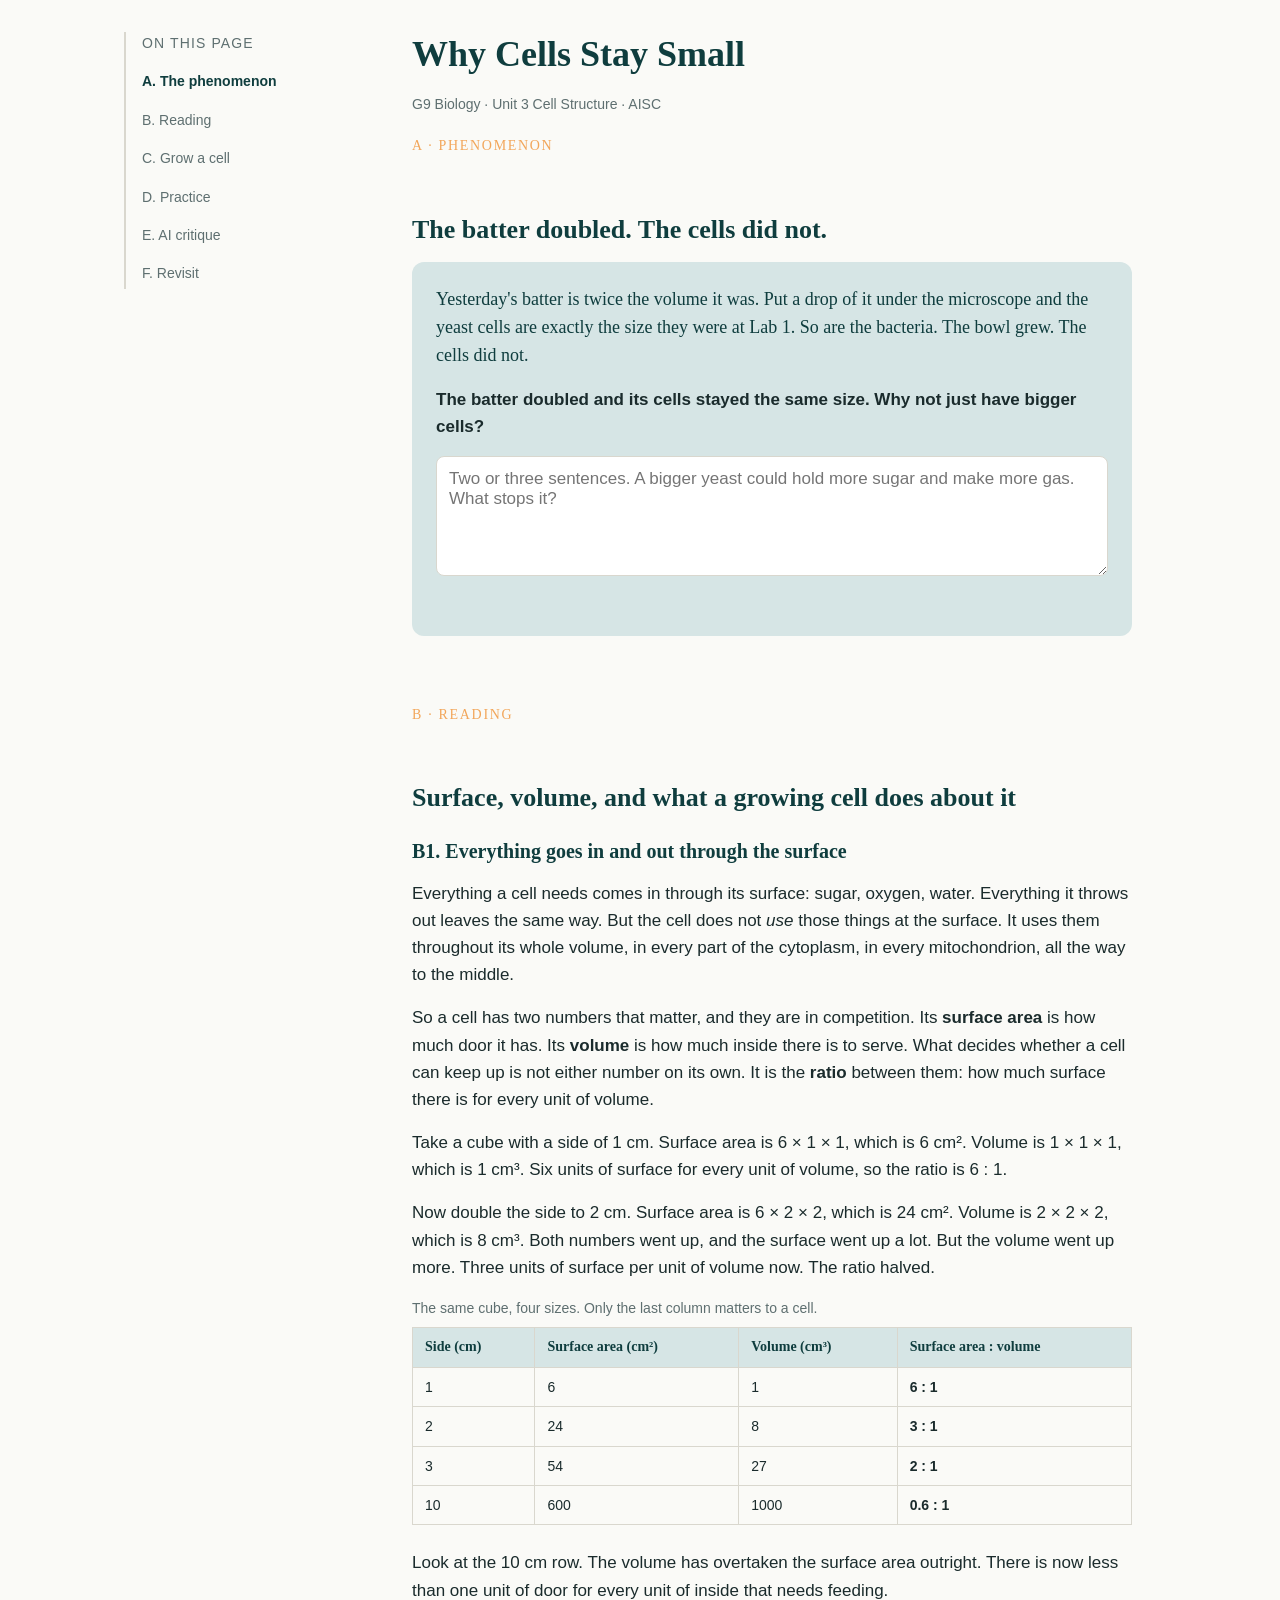
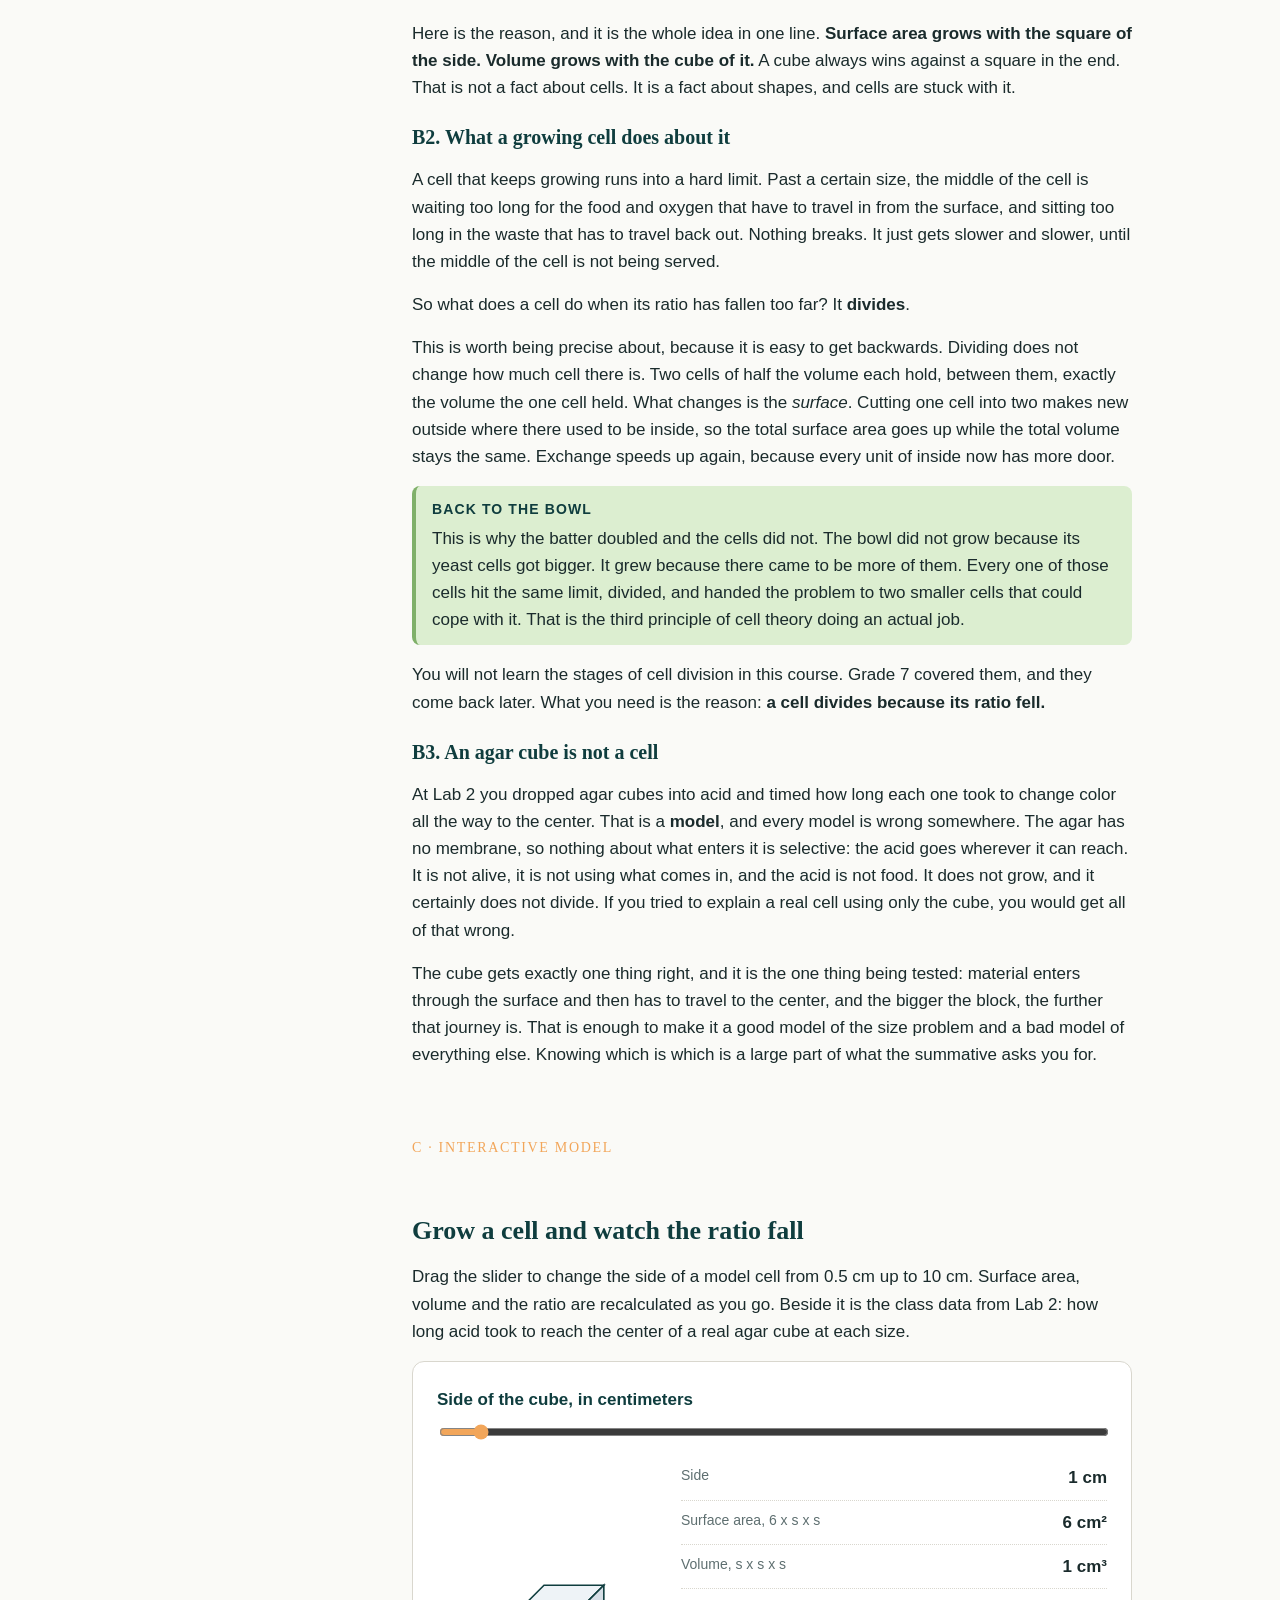
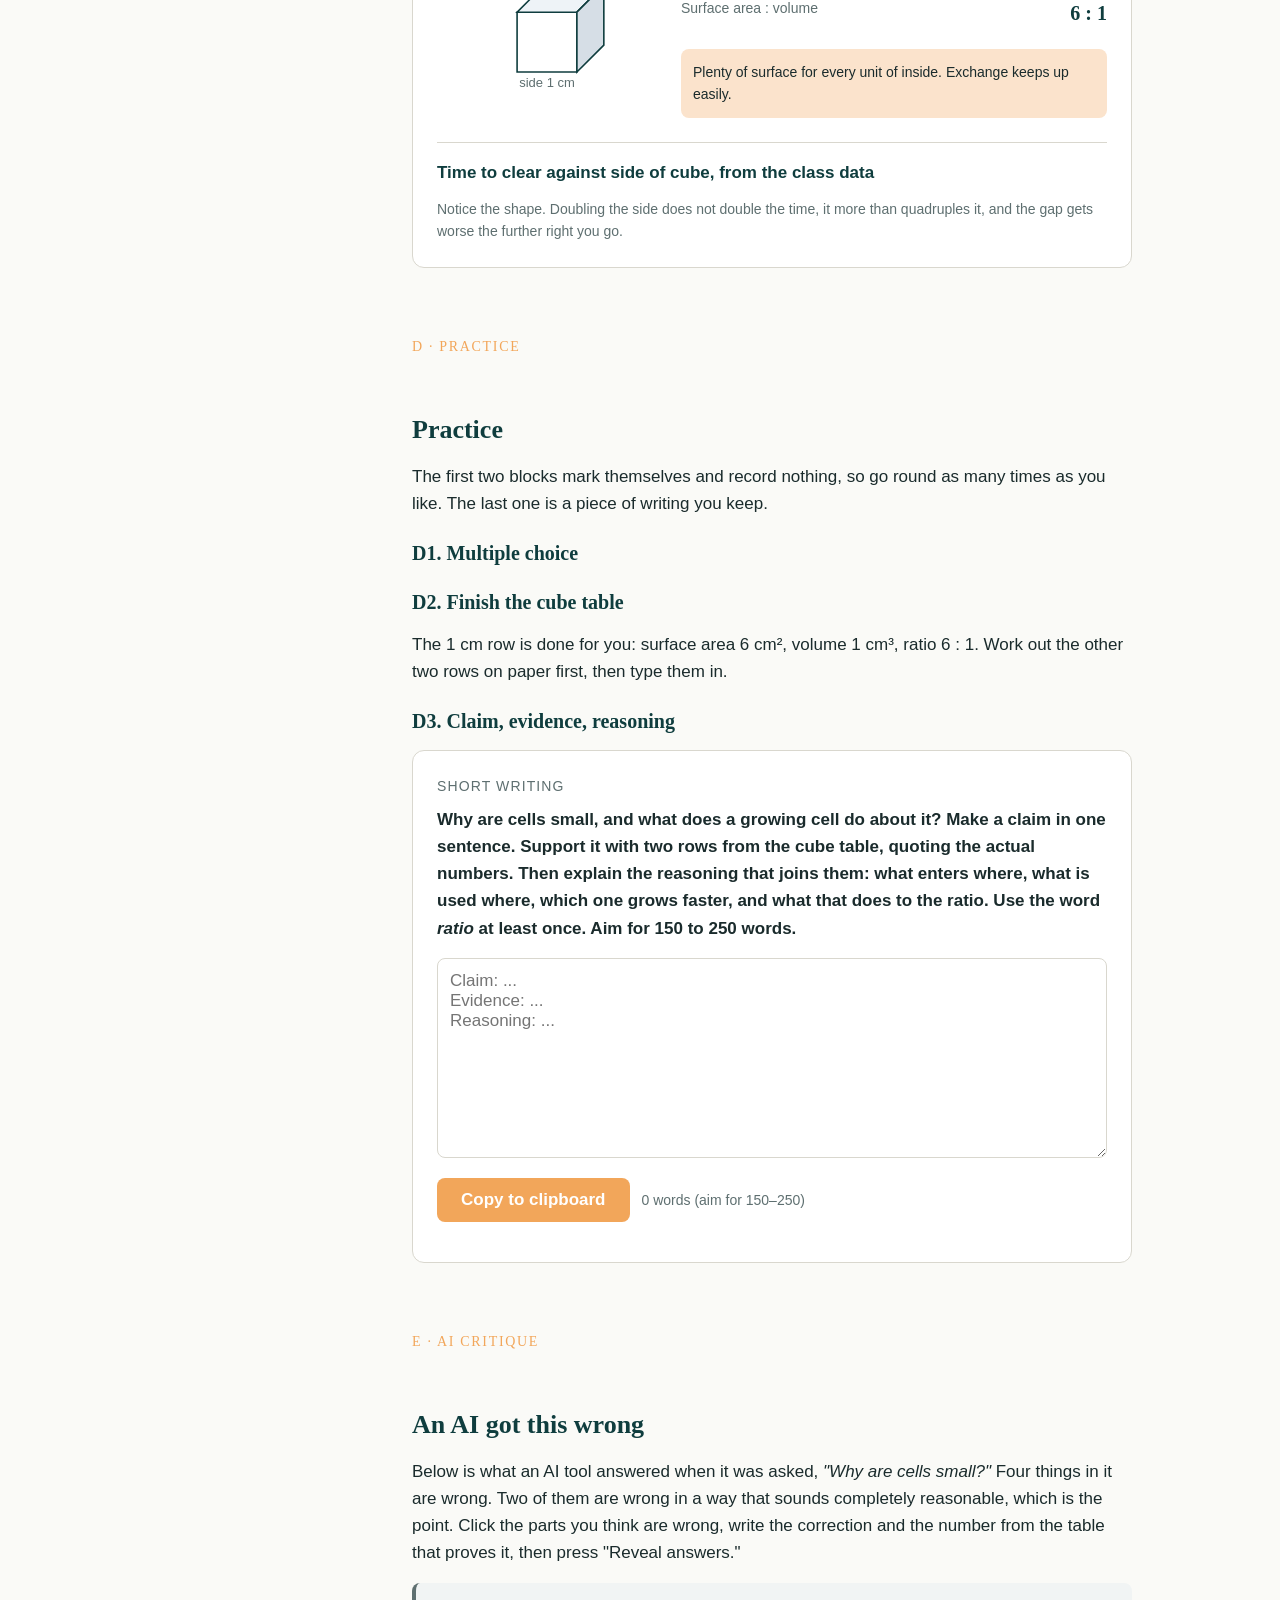
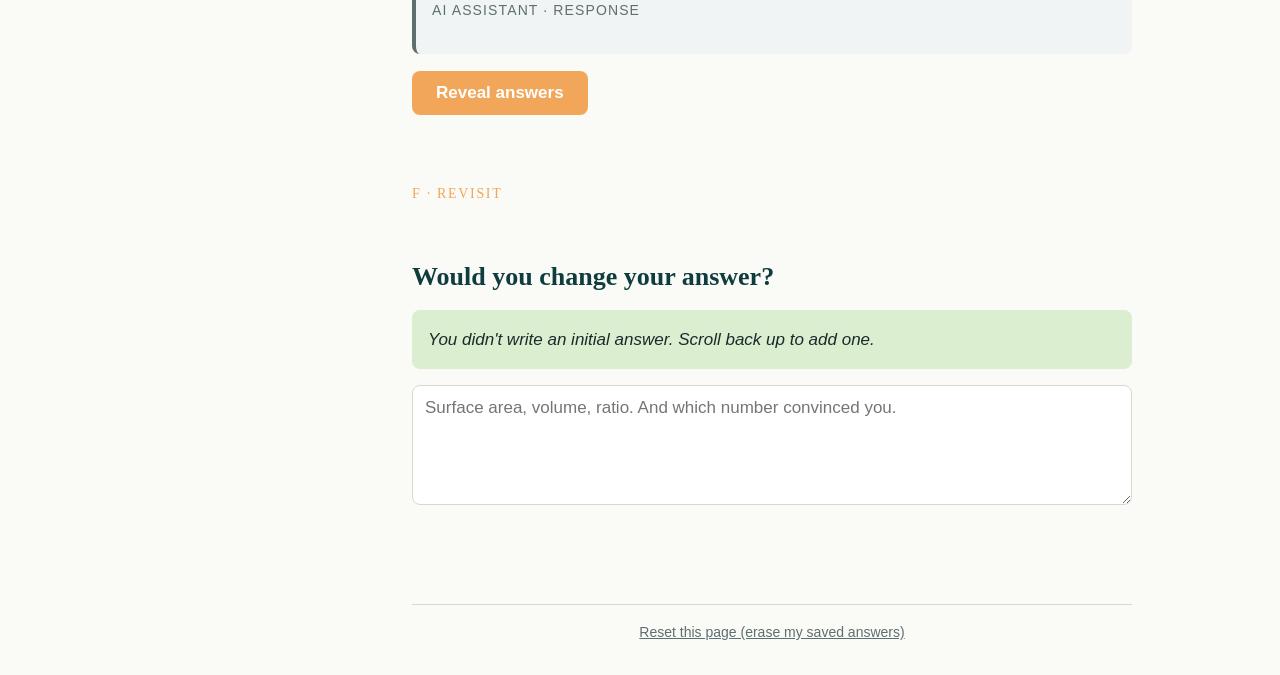
<file: unit-3/section-3/apps-script/Index.html>
<!doctype html>
<html lang="en">
<head>
<meta charset="utf-8" />
<meta name="viewport" content="width=device-width, initial-scale=1" />
<title>Why Cells Stay Small · G9 Biology</title>
<style>
:root {
  --c-teal-deep: #0F3D3E;
  --c-sage: #7FB069;
  --c-coral: #F2A65A;
  --c-bg: #FAFAF7;
  --c-text: #1A2B2C;
  --c-muted: #5E6F70;
  --c-rule: #D9D7CE;
  --c-error: #B23A48;
  --c-coral-soft: #FBE3CC;
  --c-sage-soft: #DCEED0;
  --c-teal-soft: #D6E5E5;
  --font-serif: Georgia, "Charter", "Iowan Old Style", serif;
  --font-sans: -apple-system, BlinkMacSystemFont, "Segoe UI", Roboto, "Helvetica Neue", Arial, sans-serif;
  --fs-body: 17px;
  --fs-small: 14px;
  --fs-h1: 2.25rem;
  --fs-h2: 1.625rem;
  --fs-h3: 1.25rem;
  --lh-body: 1.6;
  --lh-tight: 1.25;
  --s-1: 4px; --s-2: 8px; --s-3: 12px; --s-4: 16px; --s-5: 24px;
  --s-6: 32px; --s-7: 48px; --s-8: 64px;
  --radius: 8px;
  --radius-lg: 12px;
  --content-width: 720px;
  --shell-width: 1080px;
}
@media (max-width: 768px) {
  :root { --fs-body: 16px; --fs-h1: 1.875rem; --fs-h2: 1.375rem; --fs-h3: 1.125rem; }
}
*, *::before, *::after { box-sizing: border-box; }
html, body { margin: 0; padding: 0; }
body {
  font-family: var(--font-sans);
  font-size: var(--fs-body);
  line-height: var(--lh-body);
  color: var(--c-text);
  background: var(--c-bg);
  -webkit-text-size-adjust: 100%;
}
h1, h2, h3, h4 {
  font-family: var(--font-serif);
  color: var(--c-teal-deep);
  line-height: var(--lh-tight);
  margin: 0 0 var(--s-4) 0;
  font-weight: 600;
}
h1 { font-size: var(--fs-h1); }
h2 { font-size: var(--fs-h2); margin-top: var(--s-7); }
h3 { font-size: var(--fs-h3); margin-top: var(--s-5); }
p { margin: 0 0 var(--s-4) 0; }
a { color: var(--c-teal-deep); text-decoration: underline; text-decoration-thickness: 1px; text-underline-offset: 2px; }
a:hover { color: var(--c-coral); }
:focus-visible { outline: 2px solid var(--c-coral); outline-offset: 2px; border-radius: 3px; }
button { font-family: inherit; font-size: inherit; cursor: pointer; }
input, textarea { font-family: inherit; font-size: inherit; color: inherit; }
.shell {
  display: grid;
  grid-template-columns: 240px minmax(0, 1fr);
  gap: var(--s-7);
  max-width: var(--shell-width);
  margin: 0 auto;
  padding: var(--s-6) var(--s-5);
}
.shell__main { max-width: var(--content-width); min-width: 0; }
.shell__main > section { margin-bottom: var(--s-8); scroll-margin-top: var(--s-5); }
@media (max-width: 1023px) {
  .shell { grid-template-columns: 1fr; gap: var(--s-5); padding: var(--s-4); }
}
.sr-only {
  position: absolute; width: 1px; height: 1px; padding: 0; margin: -1px;
  overflow: hidden; clip: rect(0, 0, 0, 0); white-space: nowrap; border: 0;
}
.toc { position: sticky; top: var(--s-5); align-self: start; border-left: 2px solid var(--c-rule); padding-left: var(--s-4); font-size: var(--fs-small); }
.toc__label { text-transform: uppercase; letter-spacing: 0.08em; color: var(--c-muted); margin-bottom: var(--s-3); }
.toc ol { list-style: none; padding: 0; margin: 0; display: flex; flex-direction: column; gap: var(--s-2); }
.toc a { text-decoration: none; color: var(--c-muted); display: block; padding: var(--s-1) 0; }
.toc a:hover { color: var(--c-teal-deep); }
.toc a[aria-current="true"] { color: var(--c-teal-deep); font-weight: 600; }
@media (max-width: 1023px) {
  .toc { position: relative; top: 0; border-left: none; border-bottom: 1px solid var(--c-rule); padding: 0 0 var(--s-4) 0; }
  .toc ol { flex-direction: row; flex-wrap: wrap; gap: var(--s-4); }
}
.section-marker {
  display: inline-block; font-family: var(--font-serif); font-size: var(--fs-small);
  letter-spacing: 0.12em; text-transform: uppercase; color: var(--c-coral); margin-bottom: var(--s-2);
}
.phenomenon { background: var(--c-teal-soft); border-radius: var(--radius-lg); padding: var(--s-5); }
.phenomenon__scene { font-family: var(--font-serif); font-size: 1.125rem; line-height: 1.55; color: var(--c-teal-deep); }
.phenomenon__prompt { font-weight: 600; margin-top: var(--s-4); }
.video-placeholder, .img-placeholder {
  background: repeating-linear-gradient(45deg, var(--c-rule), var(--c-rule) 8px, var(--c-bg) 8px, var(--c-bg) 16px);
  border: 1px dashed var(--c-muted); color: var(--c-muted); padding: var(--s-6) var(--s-4);
  text-align: center; border-radius: var(--radius); font-size: var(--fs-small); font-style: italic;
}
.btn {
  display: inline-block; background: var(--c-coral); color: #fff; border: none;
  border-radius: var(--radius); padding: var(--s-3) var(--s-5); font-weight: 600; text-decoration: none;
}
.btn:hover { background: #E89042; color: #fff; }
.btn--secondary { background: transparent; color: var(--c-teal-deep); border: 1.5px solid var(--c-teal-deep); }
.btn--secondary:hover { background: var(--c-teal-soft); color: var(--c-teal-deep); }
.input, .textarea {
  width: 100%; border: 1.5px solid var(--c-rule); background: #fff;
  border-radius: var(--radius); padding: var(--s-3);
}
.textarea { min-height: 120px; resize: vertical; }
.input:focus, .textarea:focus { border-color: var(--c-teal-deep); outline: 2px solid var(--c-coral); outline-offset: 0; }
.practice { border: 1px solid var(--c-rule); border-radius: var(--radius-lg); padding: var(--s-5); background: #fff; margin-bottom: var(--s-5); }
.practice__label { font-size: var(--fs-small); text-transform: uppercase; letter-spacing: 0.08em; color: var(--c-muted); margin-bottom: var(--s-2); }
.practice__prompt { font-weight: 600; margin-bottom: var(--s-4); }
.mcq-option {
  display: block; width: 100%; text-align: left; background: var(--c-bg);
  border: 1.5px solid var(--c-rule); border-radius: var(--radius);
  padding: var(--s-3) var(--s-4); margin-bottom: var(--s-2);
}
.mcq-option:hover { border-color: var(--c-teal-deep); }
.mcq-option[aria-pressed="true"] { border-color: var(--c-teal-deep); background: var(--c-teal-soft); }
.mcq-option.is-correct { border-color: var(--c-sage); background: var(--c-sage-soft); }
.mcq-option.is-incorrect { border-color: var(--c-error); background: #F5DDE0; }
.mcq-option:disabled { cursor: default; }
.mcq-feedback { margin-top: var(--s-3); font-size: var(--fs-small); color: var(--c-muted); }
.mcq-feedback.is-correct { color: var(--c-teal-deep); }
.mcq-feedback.is-incorrect { color: var(--c-error); }
.fill-row { display: flex; flex-wrap: wrap; gap: var(--s-2); align-items: center; }
.fill-row .input { flex: 1 1 200px; }
.fill-feedback { margin-top: var(--s-2); font-size: var(--fs-small); }
.fill-feedback.is-correct { color: var(--c-teal-deep); }
.fill-feedback.is-incorrect { color: var(--c-error); }
.drag-zone {
  display: flex; flex-direction: column; gap: var(--s-2); padding: var(--s-3);
  background: var(--c-bg); border: 1.5px dashed var(--c-rule); border-radius: var(--radius); min-height: 60px;
}
.drag-card {
  background: #fff; border: 1.5px solid var(--c-rule); border-radius: var(--radius);
  padding: var(--s-3) var(--s-4); cursor: grab; user-select: none; touch-action: none;
  transition: transform 150ms ease, box-shadow 150ms ease, border-color 150ms ease;
}
.drag-card:active { cursor: grabbing; }
.drag-card.is-dragging {
  cursor: grabbing;
  box-shadow: 0 10px 24px rgba(15, 61, 62, 0.18);
  border-color: var(--c-teal-deep);
  transform: scale(1.02);
  transition: none;
}
.drag-card.is-misplaced { border-color: var(--c-error); background: #F5DDE0; }
.drag-card.is-correct { border-color: var(--c-sage); background: var(--c-sage-soft); }
.drag-placeholder {
  background: var(--c-coral-soft);
  border: 1.5px dashed var(--c-coral);
  border-radius: var(--radius);
  transition: height 120ms ease;
}
.drag-handle { display: inline-block; margin-right: var(--s-3); color: var(--c-muted); letter-spacing: 2px; user-select: none; }
.ai-block { background: #F1F4F4; border-left: 4px solid var(--c-muted); border-radius: var(--radius); padding: var(--s-4); margin-bottom: var(--s-4); line-height: 1.65; }
.ai-block__source { font-size: var(--fs-small); color: var(--c-muted); margin-bottom: var(--s-2); text-transform: uppercase; letter-spacing: 0.08em; }
.ai-error-marker { background: transparent; border-bottom: 2px dotted var(--c-muted); padding: 0 1px; cursor: pointer; }
.ai-error-marker:hover { background: var(--c-coral-soft); }
.ai-error-marker.is-selected { background: var(--c-coral-soft); border-bottom-color: var(--c-coral); }
.ai-error-marker.is-revealed-correct { background: var(--c-sage-soft); border-bottom: 2px solid var(--c-sage); }
.ai-error-marker.is-revealed-missed { background: #F5DDE0; border-bottom: 2px solid var(--c-error); }
.ai-error-list { margin-top: var(--s-4); padding-left: 0; list-style: none; }
.ai-error-list li { border-top: 1px solid var(--c-rule); padding: var(--s-3) 0; }
.levels { background: #fff; border: 1px solid var(--c-rule); border-radius: var(--radius-lg); padding: var(--s-5); }
.levels__toggle { display: inline-flex; background: var(--c-bg); border-radius: var(--radius); border: 1px solid var(--c-rule); overflow: hidden; margin-bottom: var(--s-4); }
.levels__toggle button { border: none; background: transparent; padding: var(--s-2) var(--s-4); color: var(--c-muted); }
.levels__toggle button[aria-pressed="true"] { background: var(--c-teal-deep); color: #fff; }
.levels__stage { display: flex; gap: var(--s-5); align-items: center; flex-wrap: wrap; }
.levels__figure { flex: 0 0 200px; height: 200px; background: var(--c-bg); border-radius: var(--radius); display: flex; align-items: center; justify-content: center; }
.levels__figure svg { width: 80%; height: 80%; }
.levels__body { flex: 1 1 240px; min-width: 0; }
.levels__index { font-family: var(--font-serif); color: var(--c-coral); font-size: var(--fs-small); letter-spacing: 0.08em; text-transform: uppercase; }
.levels__name { font-size: var(--fs-h3); color: var(--c-teal-deep); margin: var(--s-1) 0 var(--s-2) 0; }
.levels__label { font-style: italic; color: var(--c-muted); margin-bottom: var(--s-3); }
.levels__controls { display: flex; gap: var(--s-3); margin-top: var(--s-4); }
.levels__controls button[disabled] { opacity: 0.4; cursor: not-allowed; }
.revisit__prior { background: var(--c-sage-soft); border-radius: var(--radius); padding: var(--s-4); margin-bottom: var(--s-4); font-style: italic; }
.revisit__prior strong { font-style: normal; color: var(--c-teal-deep); }
.timeline { margin: var(--s-5) 0; padding: var(--s-4) 0; }
.timeline svg { width: 100%; height: auto; display: block; }
.timeline figcaption { font-size: var(--fs-small); color: var(--c-muted); text-align: center; margin-top: var(--s-2); font-style: italic; }
.callout { border-left: 4px solid var(--c-coral); background: var(--c-coral-soft); padding: var(--s-3) var(--s-4); border-radius: var(--radius); margin: var(--s-4) 0; }
.callout--idli { border-left-color: var(--c-sage); background: var(--c-sage-soft); }
.callout__label { font-size: var(--fs-small); text-transform: uppercase; letter-spacing: 0.08em; color: var(--c-teal-deep); font-weight: 600; margin-bottom: var(--s-1); }
.reset-row { margin-top: var(--s-8); padding-top: var(--s-4); border-top: 1px solid var(--c-rule); font-size: var(--fs-small); color: var(--c-muted); text-align: center; }
.reset-row button { background: none; border: none; color: var(--c-muted); text-decoration: underline; padding: 0; }
.saved-indicator { display: inline-block; margin-left: var(--s-3); font-size: var(--fs-small); color: var(--c-sage); opacity: 0; transition: opacity 0.2s ease-in-out; }
.saved-indicator.is-visible { opacity: 1; }

/* Section 3 only: the data table and the cube model. Everything else comes from _shared/css. */
.table-wrap { overflow-x: auto; margin: 0 0 var(--s-5) 0; }
.data-table { border-collapse: collapse; width: 100%; min-width: 420px; font-size: var(--fs-small); }
.data-table caption { text-align: left; color: var(--c-muted); font-size: var(--fs-small); padding-bottom: var(--s-2); }
.data-table th, .data-table td { border: 1px solid var(--c-rule); padding: var(--s-2) var(--s-3); text-align: left; }
.data-table thead th { background: var(--c-teal-soft); color: var(--c-teal-deep); font-family: var(--font-serif); }
.data-table tbody tr:nth-child(even) { background: var(--c-bg); }

.cube-model { background: #fff; border: 1px solid var(--c-rule); border-radius: var(--radius-lg); padding: var(--s-5); }
.cube-model__control { margin-bottom: var(--s-4); }
.cube-model__control label { display: block; font-weight: 600; color: var(--c-teal-deep); margin-bottom: var(--s-2); }
.cube-model__control input[type="range"] { width: 100%; accent-color: var(--c-coral); }
.cube-model__control input[type="range"]:focus-visible { outline: 2px solid var(--c-coral); outline-offset: 2px; }
.cube-model__stage { display: flex; gap: var(--s-5); align-items: center; flex-wrap: wrap; }
.cube-model__figure { flex: 0 0 220px; }
.cube-model__figure svg { width: 100%; height: auto; }
.cube-model__readout { flex: 1 1 260px; min-width: 0; }
.cube-model__row { display: flex; justify-content: space-between; gap: var(--s-3); margin: 0 0 var(--s-2) 0; border-bottom: 1px dotted var(--c-rule); padding-bottom: var(--s-2); }
.cube-model__row span { color: var(--c-muted); font-size: var(--fs-small); }
.cube-model__row strong { font-variant-numeric: tabular-nums; }
.cube-model__row--ratio { border-bottom: none; }
.cube-model__row--ratio strong { color: var(--c-teal-deep); font-size: var(--fs-h3); font-family: var(--font-serif); }
.cube-model__verdict { background: var(--c-coral-soft); border-radius: var(--radius); padding: var(--s-3); margin: var(--s-3) 0 0 0; font-size: var(--fs-small); }
.cube-model__plot { margin-top: var(--s-5); border-top: 1px solid var(--c-rule); padding-top: var(--s-4); }
.cube-model__plot-label { font-weight: 600; color: var(--c-teal-deep); margin-bottom: var(--s-3); }
.cube-model__plot svg { width: 100%; max-width: 420px; height: auto; }
.cube-model__plot-note { color: var(--c-muted); font-size: var(--fs-small); margin: var(--s-3) 0 0 0; }
</style>
</head>
<body>

<div class="shell">
  <nav class="toc" aria-label="Section navigation">
    <p class="toc__label">On this page</p>
    <ol>
      <li><a href="#sec-a">A. The phenomenon</a></li>
      <li><a href="#sec-b">B. Reading</a></li>
      <li><a href="#sec-c">C. Grow a cell</a></li>
      <li><a href="#sec-d">D. Practice</a></li>
      <li><a href="#sec-e">E. AI critique</a></li>
      <li><a href="#sec-f">F. Revisit</a></li>
    </ol>
  </nav>

  <main class="shell__main">
    <header>
      <h1 id="section-title">Why Cells Stay Small</h1>
      <p style="color: var(--c-muted); font-size: var(--fs-small);">G9 Biology · Unit 3 Cell Structure · AISC</p>
    </header>

    <section id="sec-a" aria-labelledby="sec-a-h">
      <span class="section-marker">A · Phenomenon</span>
      <h2 id="sec-a-h">The batter doubled. The cells did not.</h2>
      <div class="phenomenon">
        <p id="phenomenon-scene" class="phenomenon__scene">Yesterday's batter is twice the volume it was. Put a drop of it under the microscope and the yeast cells are exactly the size they were at Lab 1. So are the bacteria. The bowl grew. The cells did not.</p>
        <p class="phenomenon__prompt" id="phenomenon-prompt">The batter doubled and its cells stayed the same size. Why not just have bigger cells?</p>
        <label for="initial-answer" class="sr-only">Your initial answer</label>
        <textarea id="initial-answer" class="textarea" placeholder="Two or three sentences. A bigger yeast could hold more sugar and make more gas. What stops it?"></textarea>
        <span id="initial-saved" class="saved-indicator">Saved</span>
      </div>
    </section>

    <section id="sec-b" aria-labelledby="sec-b-h">
      <span class="section-marker">B · Reading</span>
      <h2 id="sec-b-h">Surface, volume, and what a growing cell does about it</h2>

      <h3>B1. Everything goes in and out through the surface</h3>

      <p>Everything a cell needs comes in through its surface: sugar, oxygen, water. Everything it throws out leaves the same way. But the cell does not <em>use</em> those things at the surface. It uses them throughout its whole volume, in every part of the cytoplasm, in every mitochondrion, all the way to the middle.</p>

      <p>So a cell has two numbers that matter, and they are in competition. Its <strong>surface area</strong> is how much door it has. Its <strong>volume</strong> is how much inside there is to serve. What decides whether a cell can keep up is not either number on its own. It is the <strong>ratio</strong> between them: how much surface there is for every unit of volume.</p>

      <p>Take a cube with a side of 1 cm. Surface area is 6 × 1 × 1, which is 6 cm². Volume is 1 × 1 × 1, which is 1 cm³. Six units of surface for every unit of volume, so the ratio is 6 : 1.</p>

      <p>Now double the side to 2 cm. Surface area is 6 × 2 × 2, which is 24 cm². Volume is 2 × 2 × 2, which is 8 cm³. Both numbers went up, and the surface went up a lot. But the volume went up more. Three units of surface per unit of volume now. The ratio halved.</p>

      <div class="table-wrap">
        <table class="data-table">
          <caption>The same cube, four sizes. Only the last column matters to a cell.</caption>
          <thead>
            <tr><th scope="col">Side (cm)</th><th scope="col">Surface area (cm²)</th><th scope="col">Volume (cm³)</th><th scope="col">Surface area : volume</th></tr>
          </thead>
          <tbody>
            <tr><td>1</td><td>6</td><td>1</td><td><strong>6 : 1</strong></td></tr>
            <tr><td>2</td><td>24</td><td>8</td><td><strong>3 : 1</strong></td></tr>
            <tr><td>3</td><td>54</td><td>27</td><td><strong>2 : 1</strong></td></tr>
            <tr><td>10</td><td>600</td><td>1000</td><td><strong>0.6 : 1</strong></td></tr>
          </tbody>
        </table>
      </div>

      <p>Look at the 10 cm row. The volume has overtaken the surface area outright. There is now less than one unit of door for every unit of inside that needs feeding.</p>

      <p>Here is the reason, and it is the whole idea in one line. <strong>Surface area grows with the square of the side. Volume grows with the cube of it.</strong> A cube always wins against a square in the end. That is not a fact about cells. It is a fact about shapes, and cells are stuck with it.</p>

      <h3>B2. What a growing cell does about it</h3>

      <p>A cell that keeps growing runs into a hard limit. Past a certain size, the middle of the cell is waiting too long for the food and oxygen that have to travel in from the surface, and sitting too long in the waste that has to travel back out. Nothing breaks. It just gets slower and slower, until the middle of the cell is not being served.</p>

      <p>So what does a cell do when its ratio has fallen too far? It <strong>divides</strong>.</p>

      <p>This is worth being precise about, because it is easy to get backwards. Dividing does not change how much cell there is. Two cells of half the volume each hold, between them, exactly the volume the one cell held. What changes is the <em>surface</em>. Cutting one cell into two makes new outside where there used to be inside, so the total surface area goes up while the total volume stays the same. Exchange speeds up again, because every unit of inside now has more door.</p>

      <div class="callout callout--idli">
        <p class="callout__label">Back to the bowl</p>
        <p style="margin:0">This is why the batter doubled and the cells did not. The bowl did not grow because its yeast cells got bigger. It grew because there came to be more of them. Every one of those cells hit the same limit, divided, and handed the problem to two smaller cells that could cope with it. That is the third principle of cell theory doing an actual job.</p>
      </div>

      <p>You will not learn the stages of cell division in this course. Grade 7 covered them, and they come back later. What you need is the reason: <strong>a cell divides because its ratio fell.</strong></p>

      <h3>B3. An agar cube is not a cell</h3>

      <p>At Lab 2 you dropped agar cubes into acid and timed how long each one took to change color all the way to the center. That is a <strong>model</strong>, and every model is wrong somewhere. The agar has no membrane, so nothing about what enters it is selective: the acid goes wherever it can reach. It is not alive, it is not using what comes in, and the acid is not food. It does not grow, and it certainly does not divide. If you tried to explain a real cell using only the cube, you would get all of that wrong.</p>

      <p>The cube gets exactly one thing right, and it is the one thing being tested: material enters through the surface and then has to travel to the center, and the bigger the block, the further that journey is. That is enough to make it a good model of the size problem and a bad model of everything else. Knowing which is which is a large part of what the summative asks you for.</p>
    </section>

    <section id="sec-c" aria-labelledby="sec-c-h">
      <span class="section-marker">C · Interactive model</span>
      <h2 id="sec-c-h">Grow a cell and watch the ratio fall</h2>
      <p>Drag the slider to change the side of a model cell from 0.5 cm up to 10 cm. Surface area, volume and the ratio are recalculated as you go. Beside it is the class data from Lab 2: how long acid took to reach the center of a real agar cube at each size.</p>

      <div id="cube-model" class="cube-model">
        <div class="cube-model__control">
          <label for="cube-slider">Side of the cube, in centimeters</label>
          <input type="range" id="cube-slider" min="0.5" max="10" step="0.1" value="1">
        </div>
        <div class="cube-model__stage">
          <div class="cube-model__figure" id="cube-figure" aria-live="off"></div>
          <div class="cube-model__readout" id="cube-readout" aria-live="polite"></div>
        </div>
        <div class="cube-model__plot">
          <p class="cube-model__plot-label">Time to clear against side of cube, from the class data</p>
          <div id="cube-plot"></div>
          <p class="cube-model__plot-note">Notice the shape. Doubling the side does not double the time, it more than quadruples it, and the gap gets worse the further right you go.</p>
        </div>
      </div>
    </section>

    <section id="sec-d" aria-labelledby="sec-d-h">
      <span class="section-marker">D · Practice</span>
      <h2 id="sec-d-h">Practice</h2>
      <p>The first two blocks mark themselves and record nothing, so go round as many times as you like. The last one is a piece of writing you keep.</p>

      <h3>D1. Multiple choice</h3>
      <div id="mcq-list"></div>

      <h3>D2. Finish the cube table</h3>
      <p>The 1 cm row is done for you: surface area 6 cm², volume 1 cm³, ratio 6 : 1. Work out the other two rows on paper first, then type them in.</p>
      <div id="fill-list"></div>

      <h3>D3. Claim, evidence, reasoning</h3>
      <div class="practice">
        <p class="practice__label">Short writing</p>
        <p class="practice__prompt">Why are cells small, and what does a growing cell do about it? Make a claim in one sentence. Support it with two rows from the cube table, quoting the actual numbers. Then explain the reasoning that joins them: what enters where, what is used where, which one grows faster, and what that does to the ratio. Use the word <em>ratio</em> at least once. Aim for 150 to 250 words.</p>
        <label class="sr-only" for="cer-response">Your CER response</label>
        <textarea id="cer-response" class="textarea" style="min-height: 200px;" placeholder="Claim: ...&#10;Evidence: ...&#10;Reasoning: ..."></textarea>
        <div style="display:flex; gap: var(--s-3); align-items: center; margin-top: var(--s-3); flex-wrap: wrap;">
          <button type="button" id="cer-copy" class="btn">Copy to clipboard</button>
          <span id="cer-count" style="color: var(--c-muted); font-size: var(--fs-small);"></span>
          <span id="cer-saved" class="saved-indicator">Saved</span>
        </div>
        <p id="cer-status" style="margin-top: var(--s-3); font-size: var(--fs-small); color: var(--c-muted);"></p>
      </div>
    </section>

    <section id="sec-e" aria-labelledby="sec-e-h">
      <span class="section-marker">E · AI critique</span>
      <h2 id="sec-e-h">An AI got this wrong</h2>
      <p>Below is what an AI tool answered when it was asked, <em>"Why are cells small?"</em> Four things in it are wrong. Two of them are wrong in a way that sounds completely reasonable, which is the point. Click the parts you think are wrong, write the correction and the number from the table that proves it, then press "Reveal answers."</p>
      <div class="ai-block">
        <p class="ai-block__source">AI assistant · response</p>
        <p id="ai-passage"></p>
      </div>
      <div>
        <ul id="ai-explanations" class="ai-error-list"></ul>
      </div>
      <div style="display:flex; gap: var(--s-3); margin-top: var(--s-4); flex-wrap: wrap;">
        <button type="button" id="ai-reveal" class="btn">Reveal answers</button>
      </div>
      <ul id="ai-reveal-list" class="ai-error-list"></ul>
    </section>

    <section id="sec-f" aria-labelledby="sec-f-h">
      <span class="section-marker">F · Revisit</span>
      <h2 id="sec-f-h">Would you change your answer?</h2>
      <div id="revisit-recall" class="revisit__prior"></div>
      <p id="revisit-prompt"></p>
      <label class="sr-only" for="revisit-answer">Your revised answer</label>
      <textarea id="revisit-answer" class="textarea" placeholder="Surface area, volume, ratio. And which number convinced you."></textarea>
      <span id="revisit-saved" class="saved-indicator">Saved</span>
    </section>

    <div class="reset-row">
      <button type="button" id="reset-section">Reset this page (erase my saved answers)</button>
    </div>
  </main>
</div>

<script>
window.__CONTENT__ = <?!= contentJson ?>;
</script>

<script>
// Shared: storage.js
(function () {
  const content = window.__CONTENT__ || {};
  const meta = content.meta || {};
  const unit = meta.unit_id || "x";
  const section = meta.section_id || "x";
  const prefix = "g9bio.u" + unit + ".s" + section + ".";
  function key(field) { return prefix + field; }
  function isAvailable() {
    try { localStorage.setItem("__probe__", "1"); localStorage.removeItem("__probe__"); return true; }
    catch (_) { return false; }
  }
  const fallback = new Map();
  const available = isAvailable();
  function read(field) {
    if (!available) return fallback.get(field) ?? null;
    return localStorage.getItem(key(field));
  }
  function write(field, value) {
    if (!available) { fallback.set(field, String(value)); return; }
    localStorage.setItem(key(field), String(value));
  }
  function remove(field) {
    if (!available) { fallback.delete(field); return; }
    localStorage.removeItem(key(field));
  }
  function clearAll() {
    if (!available) { fallback.clear(); return; }
    const toRemove = [];
    for (let i = 0; i < localStorage.length; i++) {
      const k = localStorage.key(i);
      if (k && k.indexOf(prefix) === 0) toRemove.push(k);
    }
    toRemove.forEach((k) => localStorage.removeItem(k));
  }
  window.G9Storage = { read, write, remove, clearAll, prefix, isAvailable: available };
})();
</script>

<script>
// Shared: section-shell.js
(function () {
  const store = window.G9Storage;
  const content = window.__CONTENT__ || {};
  const meta = content.meta || {};
  function $(s, r) { return (r || document).querySelector(s); }
  function $$(s, r) { return Array.from((r || document).querySelectorAll(s)); }
  function pulse(indicator) {
    if (!indicator) return;
    indicator.classList.add("is-visible");
    setTimeout(() => indicator.classList.remove("is-visible"), 1200);
  }
  function wireToc() {
    const links = $$(".toc a[href^='#']");
    if (!links.length) return;
    const targets = links.map((a) => document.querySelector(a.getAttribute("href"))).filter(Boolean);
    const observer = new IntersectionObserver((entries) => {
      entries.forEach((entry) => {
        if (!entry.isIntersecting) return;
        const id = entry.target.id;
        links.forEach((a) => {
          a.setAttribute("aria-current", a.getAttribute("href") === "#" + id ? "true" : "false");
        });
      });
    }, { rootMargin: "-40% 0px -50% 0px", threshold: 0 });
    targets.forEach((t) => observer.observe(t));
  }
  function debounce(fn, ms) {
    let timer = null;
    return function () { clearTimeout(timer); timer = setTimeout(fn, ms); };
  }
  function wireTextarea(textareaEl, savedEl, fieldKey) {
    if (!textareaEl) return;
    const prior = store.read(fieldKey);
    if (prior) textareaEl.value = prior;
    const save = debounce(() => { store.write(fieldKey, textareaEl.value); pulse(savedEl); }, 400);
    textareaEl.addEventListener("input", save);
  }
  function wirePhenomenon() {
    const promptEl = $("#phenomenon-prompt");
    if (promptEl && meta.opening_question) promptEl.textContent = meta.opening_question;
    wireTextarea($("#initial-answer"), $("#initial-saved"), "is-alive-initial");
  }
  function setRecall(recallEl, prior) {
    recallEl.textContent = "";
    if (!prior) {
      const em = document.createElement("em");
      em.textContent = "You didn't write an initial answer. Scroll back up to add one.";
      recallEl.appendChild(em);
      return;
    }
    const label = document.createElement("strong");
    label.textContent = "What you said earlier: ";
    recallEl.appendChild(label);
    recallEl.appendChild(document.createTextNode(prior));
  }
  function wireRevisit() {
    const recallEl = $("#revisit-recall");
    const promptEl = $("#revisit-prompt");
    if (promptEl && meta.revisit_prompt) promptEl.textContent = meta.revisit_prompt;
    if (recallEl) setRecall(recallEl, store.read("is-alive-initial"));
    wireTextarea($("#revisit-answer"), $("#revisit-saved"), "is-alive-revisit");
  }
  function wireReset() {
    const btn = $("#reset-section");
    if (!btn) return;
    btn.addEventListener("click", () => {
      const ok = window.confirm("Erase all your saved answers on this page? You can't undo this.");
      if (!ok) return;
      store.clearAll();
      window.location.reload();
    });
  }
  function applyMeta() {
    const title = $("#section-title");
    if (title && meta.section_title) title.textContent = meta.section_title;
    const scene = $("#phenomenon-scene");
    if (scene && meta.phenomenon_prompt) scene.textContent = meta.phenomenon_prompt;
  }
  function init() { applyMeta(); wireToc(); wirePhenomenon(); wireRevisit(); wireReset(); }
  if (document.readyState === "loading") document.addEventListener("DOMContentLoaded", init);
  else init();
  window.G9Shell = { pulse };
})();
</script>

<script>
// Shared: practice-mcq.js
(function () {
  const store = window.G9Storage;
  const items = (window.__CONTENT__ && window.__CONTENT__.mcq) || [];
  function makeOption(letter, text, item) {
    const button = document.createElement("button");
    button.type = "button";
    button.className = "mcq-option";
    button.setAttribute("data-letter", letter);
    button.setAttribute("aria-pressed", "false");
    const label = document.createElement("span");
    label.style.fontWeight = "600";
    label.style.marginRight = "8px";
    label.textContent = letter.toUpperCase() + ".";
    button.appendChild(label);
    button.appendChild(document.createTextNode(text));
    button.addEventListener("click", () => selectOption(item, letter, button));
    return button;
  }
  function disableAll(card) { Array.from(card.querySelectorAll(".mcq-option")).forEach((b) => { b.disabled = true; }); }
  function revealCorrect(card, item) {
    Array.from(card.querySelectorAll(".mcq-option")).forEach((b) => {
      if (b.getAttribute("data-letter") === item.correct) b.classList.add("is-correct");
    });
  }
  function showFeedback(card, item, picked) {
    const fb = card.querySelector(".mcq-feedback");
    const right = picked === item.correct;
    fb.textContent = (right ? "Correct. " : "Not quite. ") + (item.explanation || "");
    fb.classList.remove("is-correct", "is-incorrect");
    fb.classList.add(right ? "is-correct" : "is-incorrect");
  }
  function selectOption(item, letter, button) {
    const card = button.closest(".practice");
    if (!card || card.dataset.answered === "true") return;
    card.dataset.answered = "true";
    button.setAttribute("aria-pressed", "true");
    const right = letter === item.correct;
    button.classList.add(right ? "is-correct" : "is-incorrect");
    revealCorrect(card, item);
    showFeedback(card, item, letter);
    disableAll(card);
    store.write("mcq." + item.id, letter);
  }
  function renderItem(item) {
    const card = document.createElement("div");
    card.className = "practice";
    card.id = item.id;
    card.setAttribute("role", "group");
    card.setAttribute("aria-label", "Multiple choice question");
    const label = document.createElement("p");
    label.className = "practice__label";
    label.textContent = "Multiple choice";
    const prompt = document.createElement("p");
    prompt.className = "practice__prompt";
    prompt.textContent = item.prompt;
    card.appendChild(label);
    card.appendChild(prompt);
    ["a", "b", "c", "d"].forEach((letter) => {
      const text = item["option_" + letter];
      if (text) card.appendChild(makeOption(letter, text, item));
    });
    const fb = document.createElement("p");
    fb.className = "mcq-feedback";
    card.appendChild(fb);
    return card;
  }
  function restoreAnswer(card, item) {
    const prior = store.read("mcq." + item.id);
    if (!prior) return;
    const btn = card.querySelector('.mcq-option[data-letter="' + prior + '"]');
    if (btn) selectOption(item, prior, btn);
  }
  function mount() {
    const host = document.getElementById("mcq-list");
    if (!host) return;
    items.forEach((item) => { const card = renderItem(item); host.appendChild(card); restoreAnswer(card, item); });
  }
  if (document.readyState === "loading") document.addEventListener("DOMContentLoaded", mount);
  else mount();
})();
</script>

<script>
// Shared: practice-fill.js
(function () {
  const store = window.G9Storage;
  const items = (window.__CONTENT__ && window.__CONTENT__.fill_blank) || [];
  function normalize(value, caseSensitive) {
    const trimmed = String(value || "").trim();
    return caseSensitive ? trimmed : trimmed.toLowerCase();
  }
  function isAccepted(value, item) {
    const accepted = String(item.accepted_answers || "").split("|");
    const target = normalize(value, item.case_sensitive);
    return accepted.some((a) => normalize(a, item.case_sensitive) === target && target.length > 0);
  }
  function splitPrompt(prompt) { return String(prompt || "").split("____"); }
  function makePromptFragment(prompt, input) {
    const fragment = document.createDocumentFragment();
    const parts = splitPrompt(prompt);
    parts.forEach((part, i) => {
      fragment.appendChild(document.createTextNode(part));
      if (i < parts.length - 1) fragment.appendChild(input);
    });
    return fragment;
  }
  function showFeedback(fb, ok) {
    fb.textContent = ok ? "Correct." : "Not yet — check the spelling and try again.";
    fb.classList.remove("is-correct", "is-incorrect");
    fb.classList.add(ok ? "is-correct" : "is-incorrect");
  }
  function makeInput(item) {
    const input = document.createElement("input");
    input.type = "text";
    input.className = "input";
    input.setAttribute("aria-label", "Answer for " + item.id);
    input.autocomplete = "off";
    input.spellcheck = false;
    input.style.maxWidth = "260px";
    return input;
  }
  function renderItem(item) {
    const card = document.createElement("div");
    card.className = "practice";
    card.id = item.id;
    const label = document.createElement("p");
    label.className = "practice__label";
    label.textContent = "Fill in the blank";
    card.appendChild(label);
    const prompt = document.createElement("p");
    prompt.className = "practice__prompt fill-row";
    const input = makeInput(item);
    prompt.appendChild(makePromptFragment(item.prompt, input));
    card.appendChild(prompt);
    const fb = document.createElement("p");
    fb.className = "fill-feedback";
    card.appendChild(fb);
    input.addEventListener("input", () => {
      store.write("fill." + item.id, input.value);
      if (!input.value) { fb.textContent = ""; fb.classList.remove("is-correct", "is-incorrect"); return; }
      showFeedback(fb, isAccepted(input.value, item));
    });
    const prior = store.read("fill." + item.id);
    if (prior) { input.value = prior; showFeedback(fb, isAccepted(prior, item)); }
    return card;
  }
  function mount() {
    const host = document.getElementById("fill-list");
    if (!host) return;
    items.forEach((item) => host.appendChild(renderItem(item)));
  }
  if (document.readyState === "loading") document.addEventListener("DOMContentLoaded", mount);
  else mount();
})();
</script>

<script>
// Shared: practice-cer.js
(function () {
  const store = window.G9Storage;
  const shell = window.G9Shell;
  function wordCount(value) {
    const trimmed = String(value || "").trim();
    if (!trimmed) return 0;
    return trimmed.split(/\s+/).length;
  }
  function updateCount(textarea, countEl) {
    countEl.textContent = wordCount(textarea.value) + " words (aim for 150–250)";
  }
  async function copyToClipboard(textarea, statusEl) {
    const text = textarea.value;
    if (!text.trim()) { statusEl.textContent = "Write something first, then copy."; return; }
    try {
      await navigator.clipboard.writeText(text);
      statusEl.textContent = "Copied. Paste into your lab notebook.";
    } catch (_) {
      textarea.select();
      const ok = document.execCommand && document.execCommand("copy");
      statusEl.textContent = ok ? "Copied. Paste into your lab notebook." : "Copy didn't work — select the text and use Cmd/Ctrl+C.";
    }
  }
  function mount() {
    const textarea = document.getElementById("cer-response");
    const copyBtn = document.getElementById("cer-copy");
    const countEl = document.getElementById("cer-count");
    const savedEl = document.getElementById("cer-saved");
    const statusEl = document.getElementById("cer-status");
    if (!textarea) return;
    const prior = store.read("cer-response");
    if (prior) textarea.value = prior;
    if (countEl) updateCount(textarea, countEl);
    let timer = null;
    textarea.addEventListener("input", () => {
      if (countEl) updateCount(textarea, countEl);
      clearTimeout(timer);
      timer = setTimeout(() => { store.write("cer-response", textarea.value); if (shell && savedEl) shell.pulse(savedEl); }, 400);
    });
    if (copyBtn) copyBtn.addEventListener("click", () => copyToClipboard(textarea, statusEl));
  }
  if (document.readyState === "loading") document.addEventListener("DOMContentLoaded", mount);
  else mount();
})();
</script>

<script>
// Shared: ai-critique.js
(function () {
  const store = window.G9Storage;
  const data = (window.__CONTENT__ && window.__CONTENT__.ai_critique) || {};
  const flawed = data.flawed_text || "";
  const errors = data.errors || [];
  function findIntervals() {
    const list = [];
    errors.forEach((err) => {
      const idx = flawed.indexOf(err.marker);
      if (idx < 0) return;
      list.push({ start: idx, end: idx + err.marker.length, error: err });
    });
    list.sort((a, b) => a.start - b.start);
    return list;
  }
  function makeMarkerSpan(err) {
    const span = document.createElement("span");
    span.className = "ai-error-marker";
    span.dataset.errorId = err.error_id;
    span.setAttribute("role", "button");
    span.setAttribute("tabindex", "0");
    span.setAttribute("aria-pressed", "false");
    span.textContent = err.marker;
    return span;
  }
  function renderPassage(host) {
    host.textContent = "";
    const intervals = findIntervals();
    let cursor = 0;
    intervals.forEach((iv) => {
      if (iv.start > cursor) host.appendChild(document.createTextNode(flawed.slice(cursor, iv.start)));
      host.appendChild(makeMarkerSpan(iv.error));
      cursor = iv.end;
    });
    if (cursor < flawed.length) host.appendChild(document.createTextNode(flawed.slice(cursor)));
  }
  function readSelected() {
    const raw = store.read("ai-critique.selected");
    return new Set(raw ? raw.split(",").filter(Boolean) : []);
  }
  function writeSelected(set) { store.write("ai-critique.selected", Array.from(set).join(",")); }
  function applySelection(host, selected) {
    Array.from(host.querySelectorAll(".ai-error-marker")).forEach((s) => {
      const on = selected.has(s.dataset.errorId);
      s.classList.toggle("is-selected", on);
      s.setAttribute("aria-pressed", on ? "true" : "false");
    });
  }
  function toggleSpan(span, selected, host) {
    const id = span.dataset.errorId;
    if (selected.has(id)) selected.delete(id);
    else selected.add(id);
    writeSelected(selected);
    applySelection(host, selected);
  }
  function wireMarkers(host, selected) {
    Array.from(host.querySelectorAll(".ai-error-marker")).forEach((span) => {
      span.addEventListener("click", () => toggleSpan(span, selected, host));
      span.addEventListener("keydown", (e) => {
        if (e.key === "Enter" || e.key === " ") { e.preventDefault(); toggleSpan(span, selected, host); }
      });
    });
  }
  function makeExplanationField(err) {
    const li = document.createElement("li");
    const label = document.createElement("p");
    label.style.fontWeight = "600";
    label.textContent = "Error " + err.error_id + " — explain why this is wrong:";
    const ta = document.createElement("textarea");
    ta.className = "textarea";
    ta.id = "ai-explain-" + err.error_id;
    ta.placeholder = "Cite the correct information from the reading.";
    const prior = store.read("ai-critique.explain." + err.error_id);
    if (prior) ta.value = prior;
    let timer = null;
    ta.addEventListener("input", () => {
      clearTimeout(timer);
      timer = setTimeout(() => { store.write("ai-critique.explain." + err.error_id, ta.value); }, 400);
    });
    li.appendChild(label);
    li.appendChild(ta);
    return li;
  }
  function wireReveal(host) {
    const btn = document.getElementById("ai-reveal");
    const list = document.getElementById("ai-reveal-list");
    if (!btn || !list) return;
    btn.addEventListener("click", () => {
      const selected = readSelected();
      list.textContent = "";
      errors.forEach((err) => {
        const span = host.querySelector('.ai-error-marker[data-error-id="' + err.error_id + '"]');
        const found = selected.has(err.error_id);
        if (span) span.classList.add(found ? "is-revealed-correct" : "is-revealed-missed");
        const li = document.createElement("li");
        const head = document.createElement("p");
        head.style.fontWeight = "600";
        head.textContent = (found ? "Caught: " : "Missed: ") + err.marker;
        const body = document.createElement("p");
        body.textContent = err.correct_explanation;
        li.appendChild(head);
        li.appendChild(body);
        list.appendChild(li);
      });
    });
  }
  function mount() {
    const host = document.getElementById("ai-passage");
    const explanations = document.getElementById("ai-explanations");
    if (!host) return;
    renderPassage(host);
    const selected = readSelected();
    applySelection(host, selected);
    wireMarkers(host, selected);
    if (explanations) errors.forEach((err) => explanations.appendChild(makeExplanationField(err)));
    wireReveal(host);
  }
  if (document.readyState === "loading") document.addEventListener("DOMContentLoaded", mount);
  else mount();
})();
</script>

<script>
// Shared: G9 Biology _shared/js/cube-model.js — keep in sync.
// A slider that grows a model cell and redraws surface area, volume and the ratio live,
// with the class time-to-clear data plotted beside it.

(function () {
  const SVG_NS = "http://www.w3.org/2000/svg";
  const store = window.G9Storage;
  const classData = ((window.__CONTENT__ && window.__CONTENT__.class_data) || []).map((row) => ({
    side: Number(row.side_cm),
    minutes: Number(row.minutes),
  }));

  const MIN_SIDE = 0.5;
  const MAX_SIDE = 10;
  const PLOT = { width: 320, height: 240, left: 46, right: 14, top: 14, bottom: 36 };

  function el(name, attrs, text) {
    const node = document.createElementNS(SVG_NS, name);
    Object.keys(attrs).forEach((k) => node.setAttribute(k, attrs[k]));
    if (text !== undefined) node.textContent = text;
    return node;
  }

  function canvas(host, width, height, label) {
    host.textContent = "";
    const svg = el("svg", { viewBox: `0 0 ${width} ${height}`, role: "img" });
    svg.setAttribute("aria-label", label);
    host.appendChild(svg);
    return svg;
  }

  function show(value) {
    if (Number.isInteger(value)) return String(value);
    return value >= 100 ? value.toFixed(0) : value.toFixed(value >= 10 ? 1 : 2);
  }

  function measure(side) {
    const area = 6 * side * side;
    const volume = side * side * side;
    return { area, volume, ratio: area / volume };
  }

  function face(points, fill) {
    return el("polygon", { points, fill, stroke: "#0F3D3E", "stroke-width": "1.6" });
  }

  function drawCube(host, side) {
    // Drawn to a compressed scale, not to size. A 10 cm cube drawn true beside a 0.5 cm one
    // would leave the small one a dot, and the number beside it is what carries the meaning.
    const s = 30 + 130 * Math.sqrt((side - MIN_SIDE) / (MAX_SIDE - MIN_SIDE));
    const d = s * 0.45;
    const x = 110 - s / 2;
    const y = 190 - s;
    const svg = canvas(host, 220, 210, `A cube with side ${show(side)} centimeters`);
    svg.appendChild(face(`${x},${y + s} ${x + s},${y + s} ${x + s},${y} ${x},${y}`, "#FFFFFF"));
    svg.appendChild(face(`${x},${y} ${x + s},${y} ${x + s + d},${y - d} ${x + d},${y - d}`, "#EEF3F7"));
    svg.appendChild(face(`${x + s},${y + s} ${x + s + d},${y + s - d} ${x + s + d},${y - d} ${x + s},${y}`, "#D6DEE6"));
    svg.appendChild(el("text", { x: 110, y: 205, "text-anchor": "middle", "font-size": "13", fill: "#5E6F70" },
      `side ${show(side)} cm`));
  }

  function plotPoints() {
    const maxSide = Math.max(...classData.map((d) => d.side));
    const maxMinutes = Math.max(...classData.map((d) => d.minutes));
    const innerWidth = PLOT.width - PLOT.left - PLOT.right;
    const innerHeight = PLOT.height - PLOT.top - PLOT.bottom;
    return classData.map((d) => ({
      data: d,
      x: PLOT.left + (d.side / maxSide) * innerWidth,
      y: PLOT.top + innerHeight - (d.minutes / maxMinutes) * innerHeight,
    }));
  }

  function reading(d) {
    return `${d.side} cm took ${d.minutes} ${d.minutes === 1 ? "minute" : "minutes"}`;
  }

  function plotDescription() {
    const readings = classData.map(reading).join(", ");
    return `Time to clear against side of cube, from the class data: ${readings}. The curve rises more and more steeply.`;
  }

  function axes(svg) {
    const axisY = PLOT.height - PLOT.bottom;
    const stroke = { stroke: "#0F3D3E", "stroke-width": "1.6" };
    svg.appendChild(el("line", { x1: PLOT.left, y1: PLOT.top, x2: PLOT.left, y2: axisY, ...stroke }));
    svg.appendChild(el("line", { x1: PLOT.left, y1: axisY, x2: PLOT.width - PLOT.right, y2: axisY, ...stroke }));
    const midX = PLOT.left + (PLOT.width - PLOT.left - PLOT.right) / 2;
    svg.appendChild(el("text", { x: midX, y: PLOT.height - 4, "text-anchor": "middle", "font-size": "11", fill: "#1A2B2C" },
      "Side of cube (cm)"));
    // Anchored at the middle of the axis, not at its top, so the rotated label grows in both
    // directions from the center of the plot instead of running off the top of the box.
    const labelY = PLOT.top + (axisY - PLOT.top) / 2;
    svg.appendChild(el("text", { x: 14, y: labelY, "font-size": "11", fill: "#1A2B2C",
      "text-anchor": "middle", transform: `rotate(-90 14 ${labelY})` }, "Time to clear (min)"));
    const maxMinutes = Math.max(...classData.map((d) => d.minutes));
    [[0, axisY], [maxMinutes, PLOT.top]].forEach(([value, y]) => {
      svg.appendChild(el("text", { x: PLOT.left - 6, y: y + 4, "text-anchor": "end",
        "font-size": "10", fill: "#5E6F70" }, String(value)));
    });
    return axisY;
  }

  function drawPlot(host) {
    if (!classData.length) return;
    const svg = canvas(host, PLOT.width, PLOT.height, plotDescription());
    const axisY = axes(svg);
    const points = plotPoints();
    const path = points.map((p, i) => `${i ? "L" : "M"}${p.x.toFixed(1)} ${p.y.toFixed(1)}`).join(" ");
    svg.appendChild(el("path", { d: path, fill: "none", stroke: "#0F3D3E", "stroke-width": "1.6",
      "stroke-dasharray": "4 3" }));
    points.forEach((p) => {
      const dot = el("circle", { cx: p.x.toFixed(1), cy: p.y.toFixed(1), r: 4, fill: "#F2A65A",
        stroke: "#0F3D3E", "stroke-width": "1.4" });
      dot.appendChild(el("title", {}, reading(p.data)));
      svg.appendChild(dot);
      svg.appendChild(el("text", { x: p.x.toFixed(1), y: axisY + 15, "text-anchor": "middle",
        "font-size": "10", fill: "#5E6F70" }, String(p.data.side)));
    });
  }

  function verdict(ratio) {
    if (ratio >= 6) return "Plenty of surface for every unit of inside. Exchange keeps up easily.";
    if (ratio >= 3) return "Still workable, but the volume is catching up with the surface.";
    if (ratio >= 1) return "The volume is winning. The middle is waiting a long time now.";
    return "Less than one unit of surface for every unit of inside. No cell lives like this.";
  }

  function row(host, label, value, extraClass) {
    const p = document.createElement("p");
    p.className = "cube-model__row" + (extraClass ? " " + extraClass : "");
    const name = document.createElement("span");
    name.textContent = label;
    const strong = document.createElement("strong");
    strong.textContent = value;
    p.appendChild(name);
    p.appendChild(strong);
    host.appendChild(p);
  }

  function drawReadout(host, side) {
    const m = measure(side);
    host.textContent = "";
    row(host, "Side", `${show(side)} cm`);
    row(host, "Surface area, 6 x s x s", `${show(m.area)} cm²`);
    row(host, "Volume, s x s x s", `${show(m.volume)} cm³`);
    row(host, "Surface area : volume", `${show(m.ratio)} : 1`, "cube-model__row--ratio");
    const note = document.createElement("p");
    note.className = "cube-model__verdict";
    note.textContent = verdict(m.ratio);
    host.appendChild(note);
  }

  function mount() {
    const root = document.getElementById("cube-model");
    if (!root) return;
    const slider = root.querySelector("#cube-slider");
    const cubeHost = root.querySelector("#cube-figure");
    const readout = root.querySelector("#cube-readout");
    const saved = Number(store.read("cube-model.side"));
    slider.value = saved >= MIN_SIDE && saved <= MAX_SIDE ? saved : 1;
    function render() {
      const side = Number(slider.value);
      drawCube(cubeHost, side);
      drawReadout(readout, side);
      store.write("cube-model.side", side);
    }
    render();
    drawPlot(root.querySelector("#cube-plot"));
    slider.addEventListener("input", render);
  }

  if (document.readyState === "loading") document.addEventListener("DOMContentLoaded", mount);
  else mount();
})();
</script>

</body>
</html>
</file>
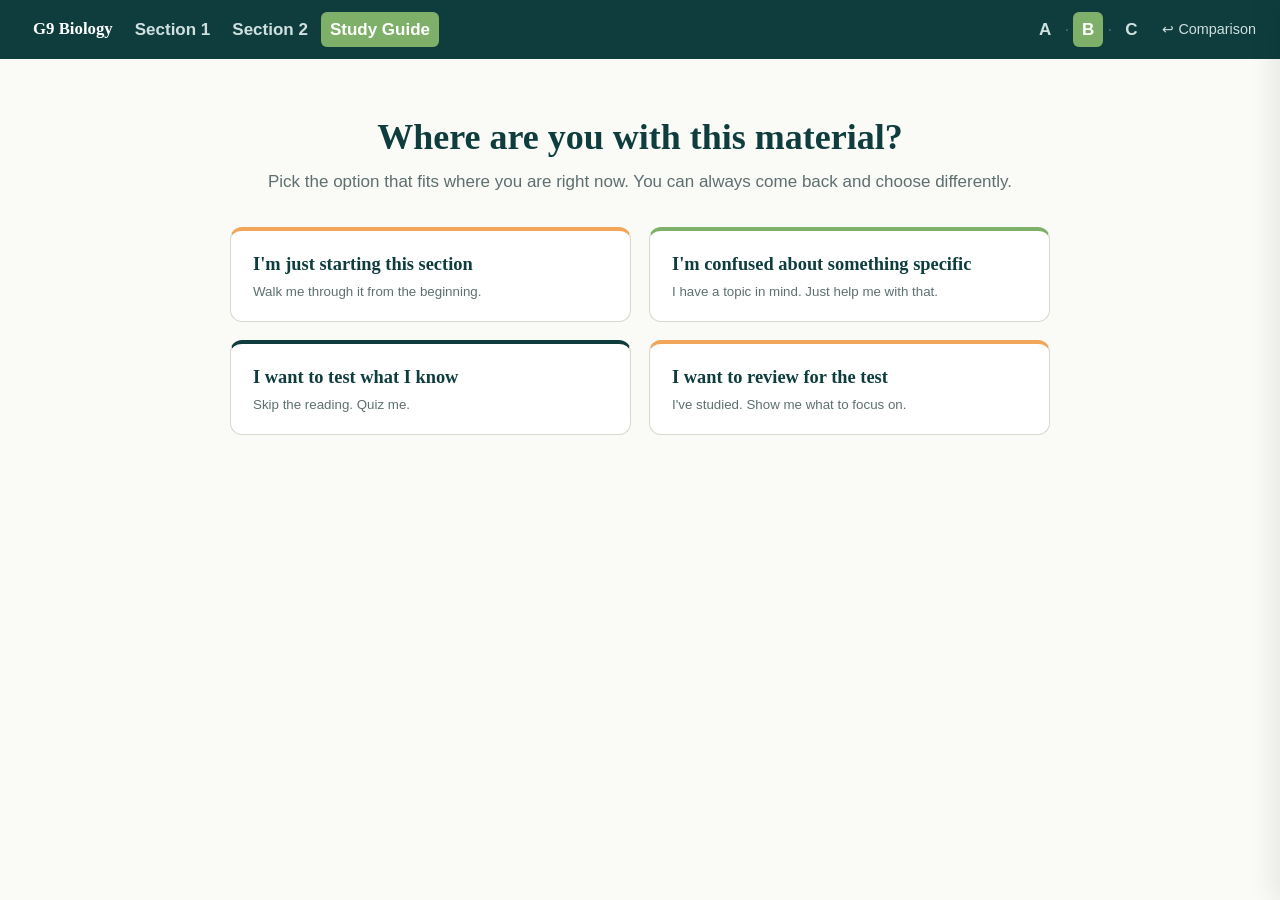
<file: study-guide-prototype/guided.html>
<!doctype html>
<html lang="en">
<head>
<meta charset="utf-8" />
<meta name="viewport" content="width=device-width, initial-scale=1" />
<title>Guided Path — Cell Biology Study Guide</title>
<link rel="stylesheet" href="/study-guide-prototype/css/app.css" />
<style>
  .guided-wrap { max-width: 820px; margin: 0 auto; }
  .ask { text-align: center; margin: 24px 0 32px; }
  .ask h1 { margin-bottom: 8px; }
  .ask p { color: var(--c-muted); }
  .path-grid { display: grid; grid-template-columns: 1fr 1fr; gap: 18px; }
  .path-card { text-align: left; cursor: pointer; border-top: 4px solid var(--c-rule); }
  .path-card:hover { border-color: var(--c-coral); }
  .path-card.coral { border-top-color: var(--c-coral); }
  .path-card.sage { border-top-color: var(--c-sage); }
  .path-card.teal { border-top-color: var(--c-teal-deep); }
  .path-card h3 { font-size: 1.15rem; }
  .path-card .tag { color: var(--c-muted); margin: 0; }
  .crumbs { display: flex; flex-wrap: wrap; gap: 6px; font-size: .85rem; color: var(--c-muted); margin-bottom: 20px; }
  .crumbs .step { padding: 2px 8px; border-radius: 12px; background: var(--c-pale); }
  .crumbs .step.current { background: var(--c-coral); color: #4a2c0c; font-weight: 600; }
  .crumbs .step.done { background: var(--c-sage-soft); }
  .step-actions { display: flex; gap: 12px; margin-top: 24px; }
  .topic-grid { display: grid; grid-template-columns: 1fr 1fr; gap: 12px; }
  .drawer { position: fixed; top: 0; right: 0; height: 100%; width: min(420px, 90vw); background: #fff;
    border-left: 1px solid var(--c-rule); box-shadow: -8px 0 24px rgba(0,0,0,.08); padding: 24px;
    transform: translateX(100%); transition: transform .25s; overflow-y: auto; z-index: 40; }
  .drawer.open { transform: translateX(0); }
  .drawer h3 { margin-top: 0; }
  .resume { background: var(--c-teal-soft); border-radius: 10px; padding: 14px 16px; margin-bottom: 20px; display: flex; gap: 12px; align-items: center; flex-wrap: wrap; }
  .resume p { margin: 0; flex: 1; min-width: 180px; }
  .quiz-summary { text-align: center; }
  .skills-part { margin-bottom: 24px; }
  .link-btn { background: none; border: none; color: var(--c-teal-deep); font: inherit; text-decoration: underline; cursor: pointer; padding: 0; }
  @media (max-width: 640px) { .path-grid, .topic-grid { grid-template-columns: 1fr; } }
</style>
</head>
<body>
<div id="topbar"></div>
<div class="shell">
  <div class="guided-wrap" id="view"></div>
</div>
<div class="drawer" id="drawer" role="dialog" aria-modal="true" aria-label="Extra help"></div>
<script src="/study-guide-prototype/data/study-guide.js"></script>
<script src="/study-guide-prototype/js/shared.js"></script>
<script src="/study-guide-prototype/js/guided.js"></script>
</body>
</html>
</file>
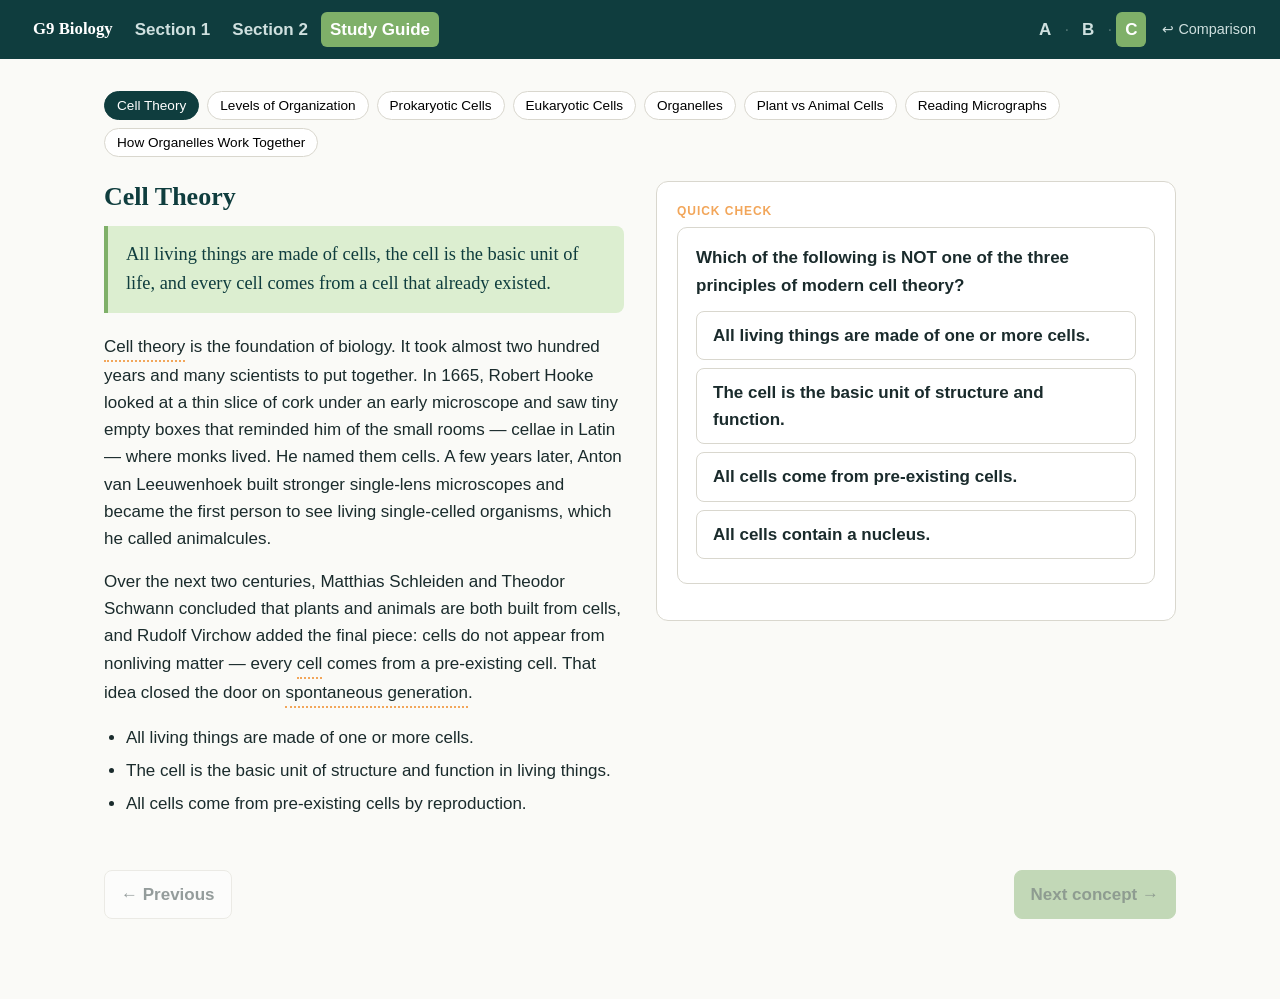
<file: study-guide-prototype/hybrid.html>
<!doctype html>
<html lang="en">
<head>
<meta charset="utf-8" />
<meta name="viewport" content="width=device-width, initial-scale=1" />
<title>Reference + Quick Check — Cell Biology Study Guide</title>
<link rel="stylesheet" href="/study-guide-prototype/css/app.css" />
<style>
  .strip { display: flex; flex-wrap: wrap; gap: 8px; margin-bottom: 24px; }
  .pill { border: 1px solid var(--c-rule); background: #fff; border-radius: 20px; padding: 6px 12px; font-size: .85rem; cursor: pointer; }
  .pill.active { background: var(--c-teal-deep); color: #fff; border-color: var(--c-teal-deep); }
  .pill.done::after { content: " ✓"; color: var(--c-sage); font-weight: 700; }
  .pill.active.done::after { color: #bfe3a8; }
  .split { display: grid; grid-template-columns: 1fr 1fr; gap: 32px; align-items: start; }
  .pane h2 { margin-top: 0; }
  .practice-pane { background: #fff; border: 1px solid var(--c-rule); border-radius: 12px; padding: 20px; position: sticky; top: 88px; }
  .practice-pane .eyebrow { color: var(--c-coral); }
  .practice-feedback { margin-top: 12px; padding: 10px 12px; border-radius: 8px; font-size: .95rem; }
  .practice-feedback.ok { background: var(--c-sage-soft); }
  .practice-feedback.no { background: #f6dde0; }
  .order-list { list-style: none; padding: 0; }
  .order-list li { border: 1px solid var(--c-rule); border-radius: 8px; padding: 9px 12px; margin-bottom: 8px; cursor: pointer; background: #fff; }
  .order-list li.picked { background: var(--c-teal-soft); border-color: var(--c-teal-deep); }
  .order-picks { min-height: 24px; font-size: .9rem; color: var(--c-muted); margin-bottom: 12px; }
  .nav-row { display: flex; justify-content: space-between; margin-top: 36px; }
  @media (max-width: 820px) { .split { grid-template-columns: 1fr; } .practice-pane { position: static; } }
</style>
</head>
<body>
<div id="topbar"></div>
<div class="shell">
  <div class="strip" id="strip" role="tablist" aria-label="Concepts"></div>
  <div class="split">
    <main class="pane" id="content"></main>
    <aside class="practice-pane" id="practice"></aside>
  </div>
  <div class="nav-row">
    <button class="btn" id="prev">← Previous</button>
    <button class="btn btn-sage" id="next" disabled>Next concept →</button>
  </div>
</div>
<script src="/study-guide-prototype/data/study-guide.js"></script>
<script src="/study-guide-prototype/js/shared.js"></script>
<script src="/study-guide-prototype/js/hybrid.js"></script>
</body>
</html>
</file>
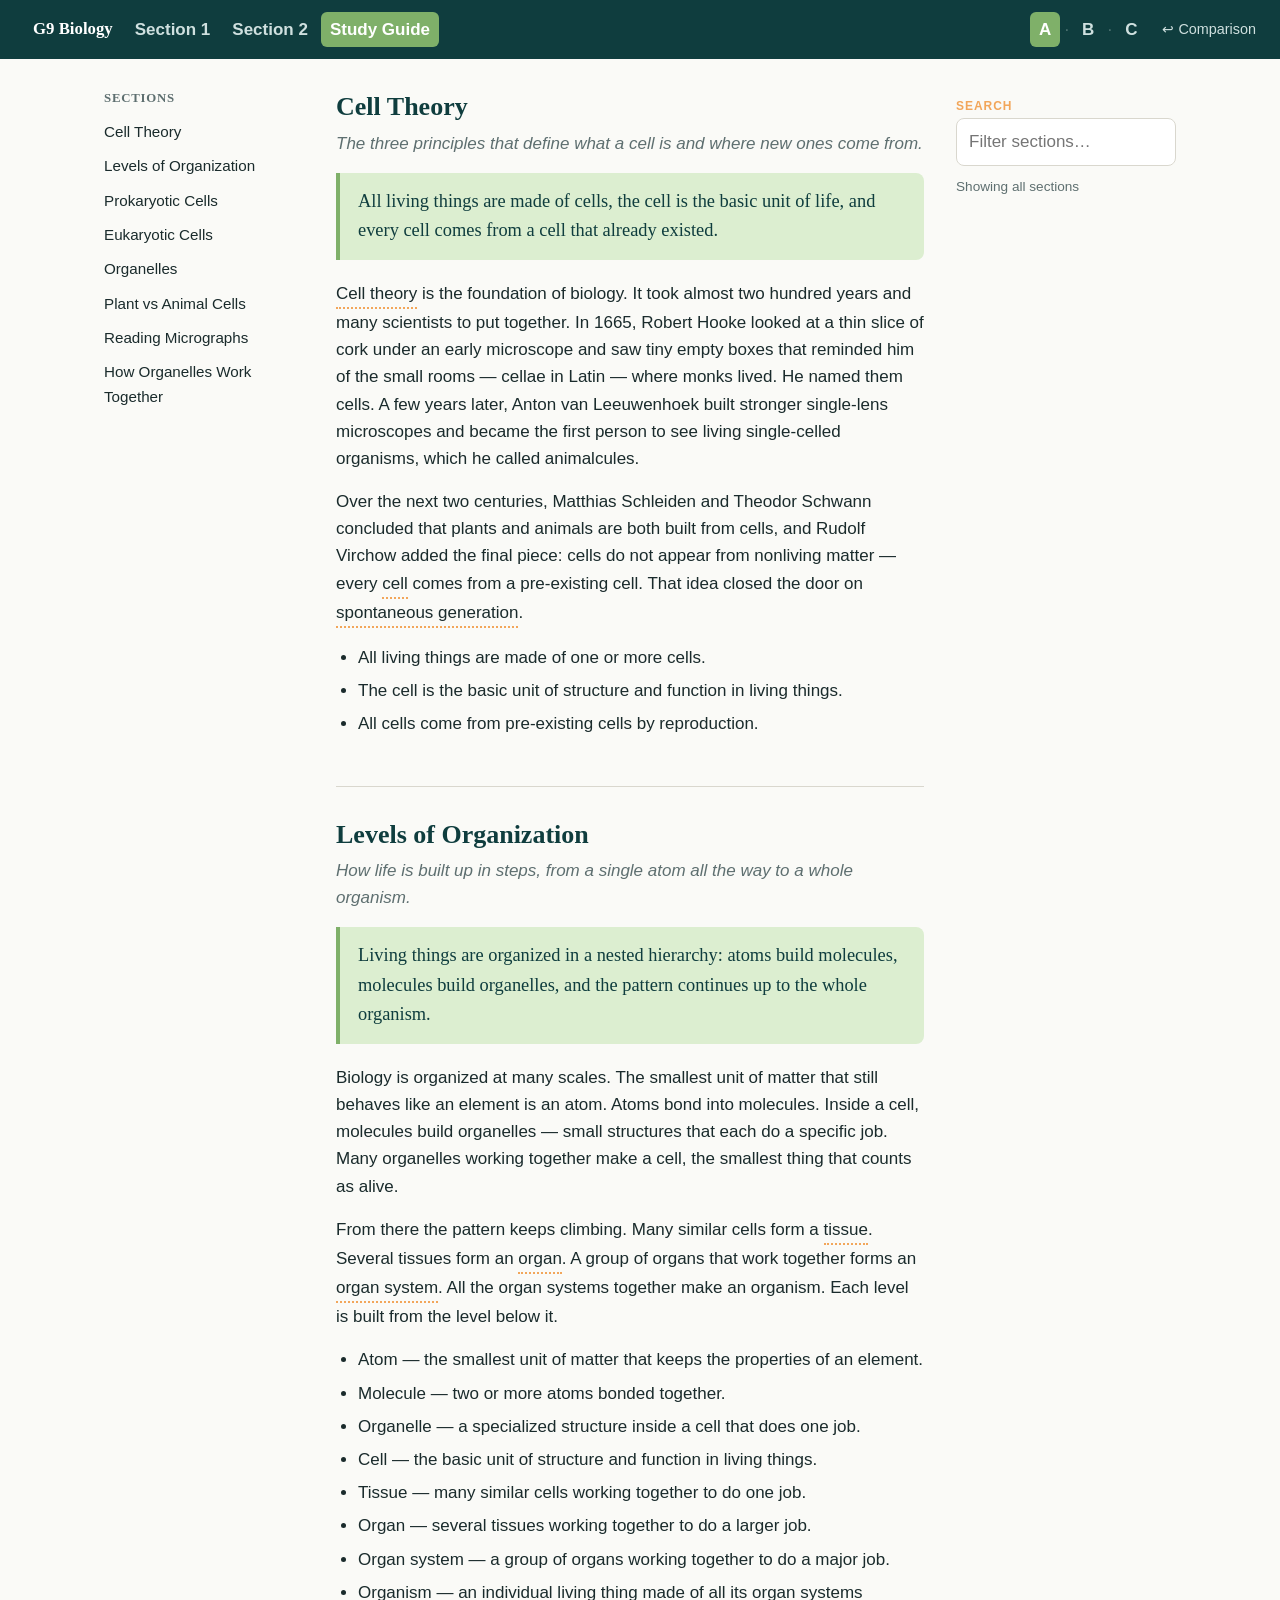
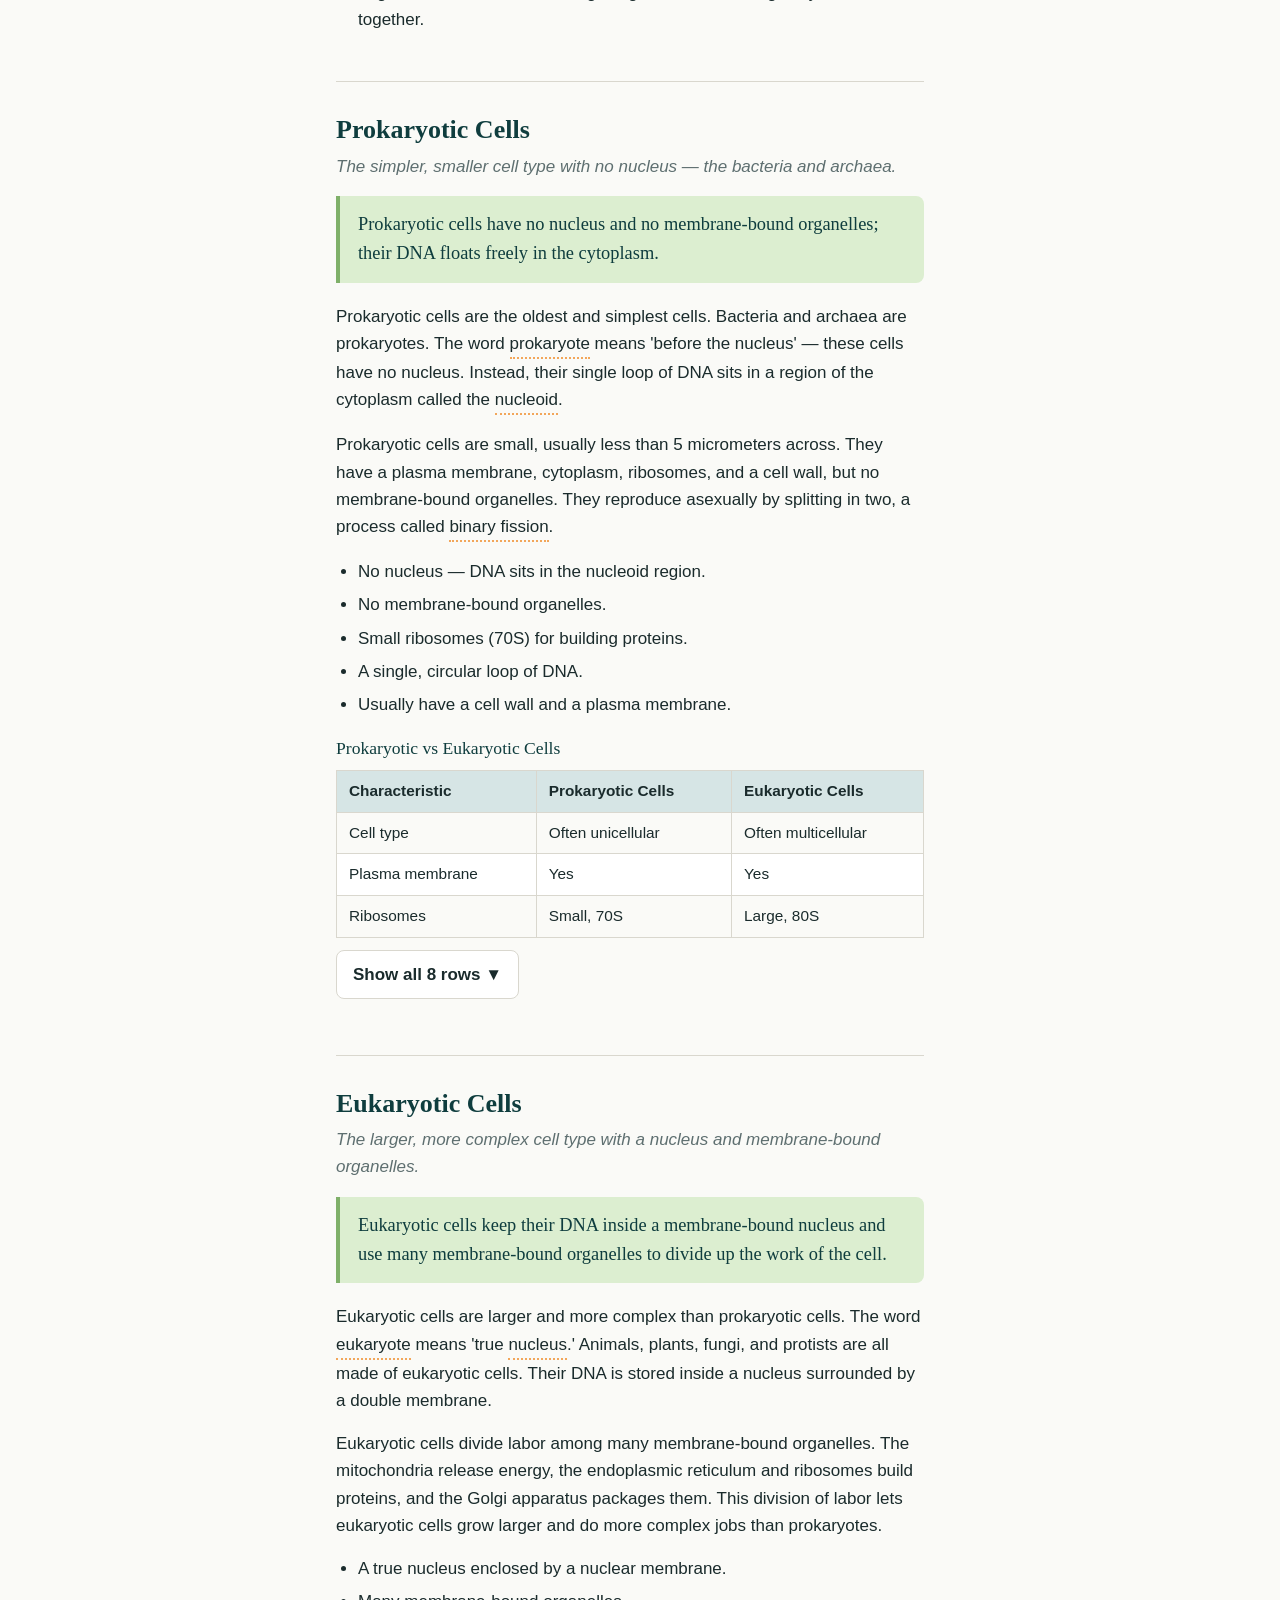
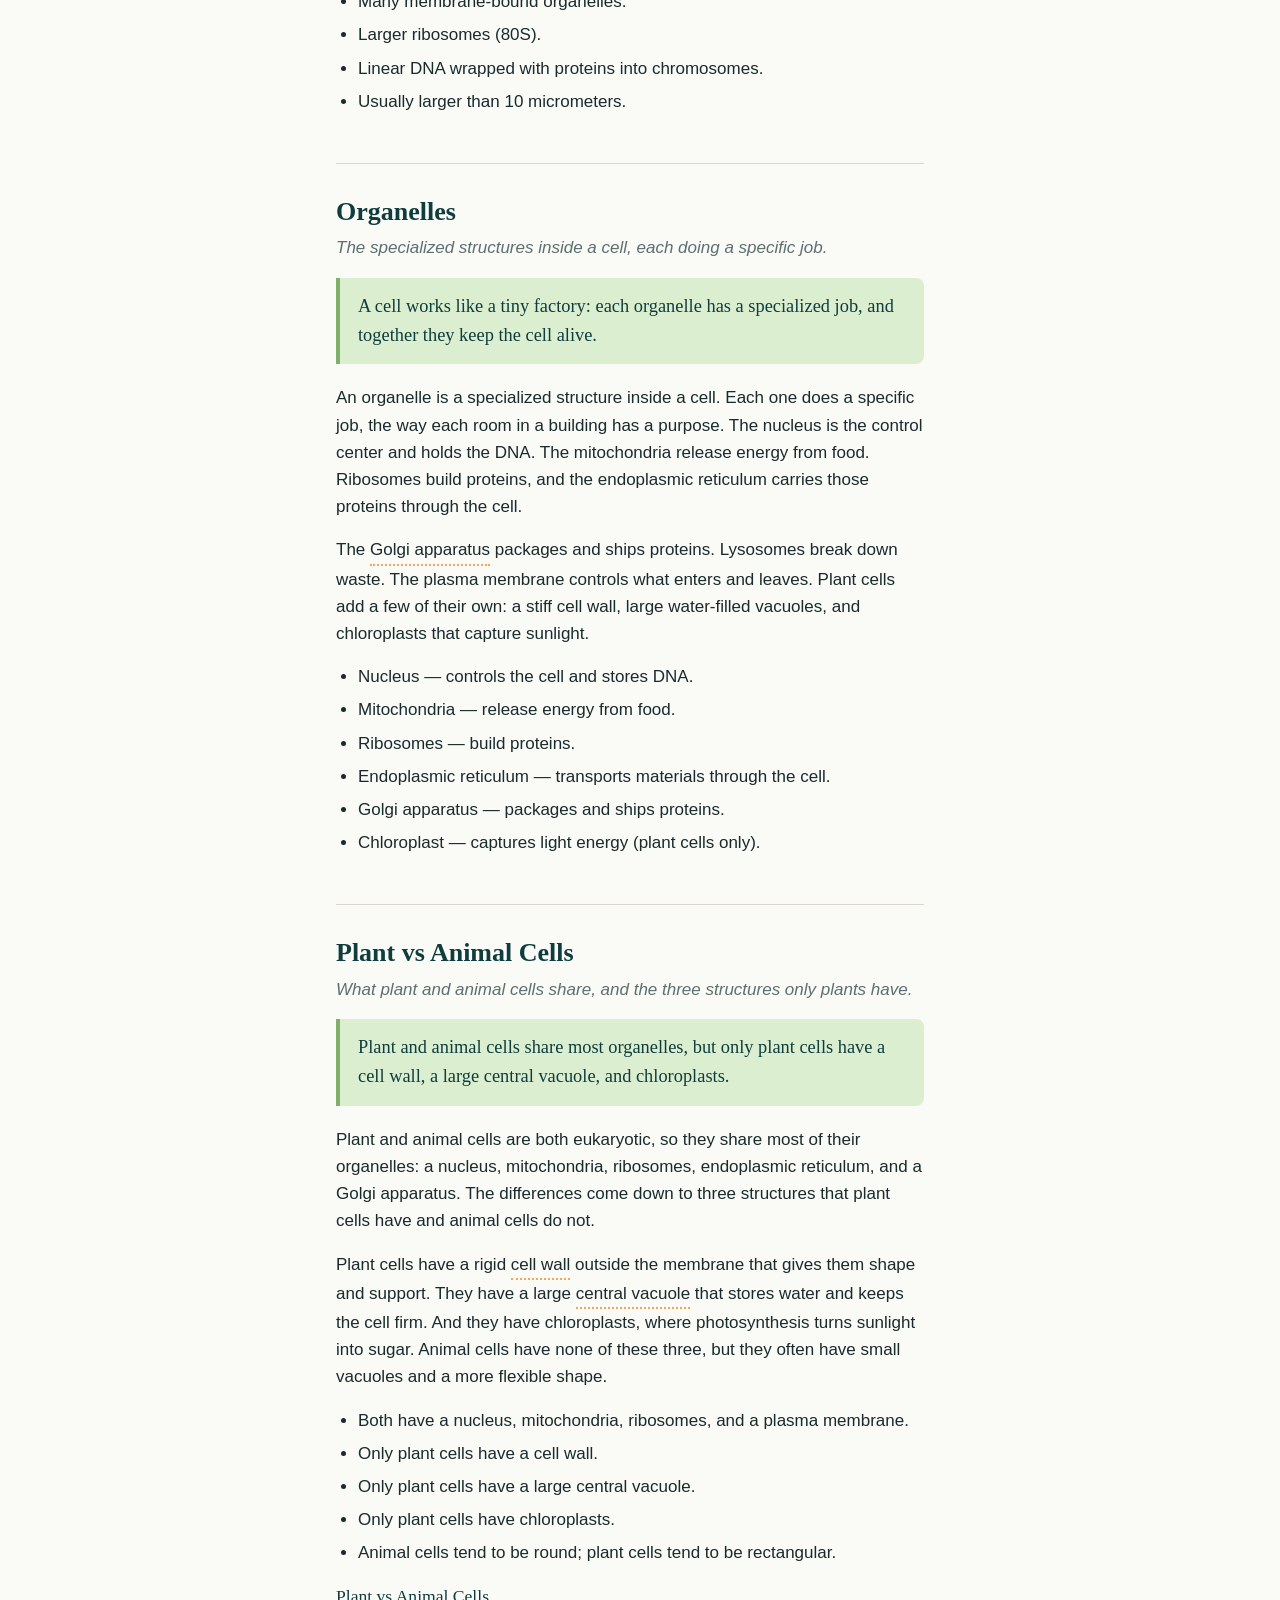
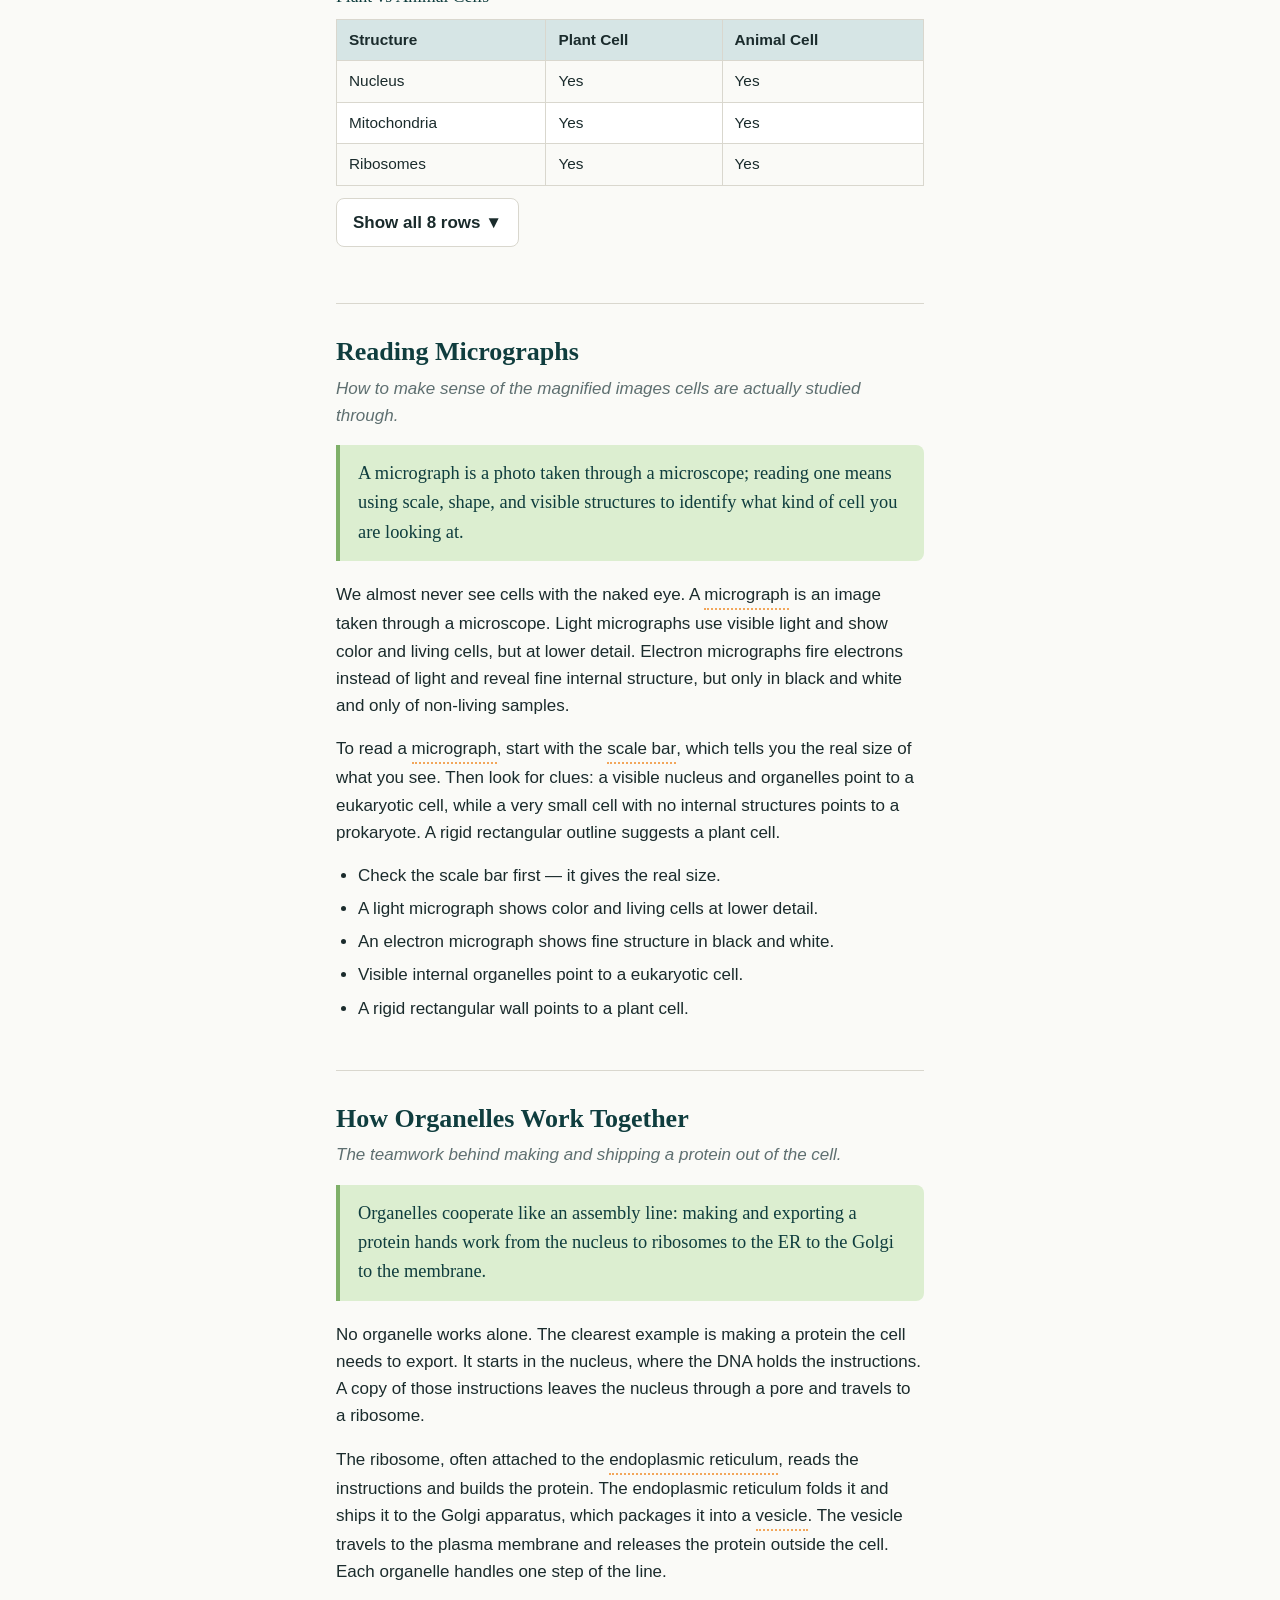
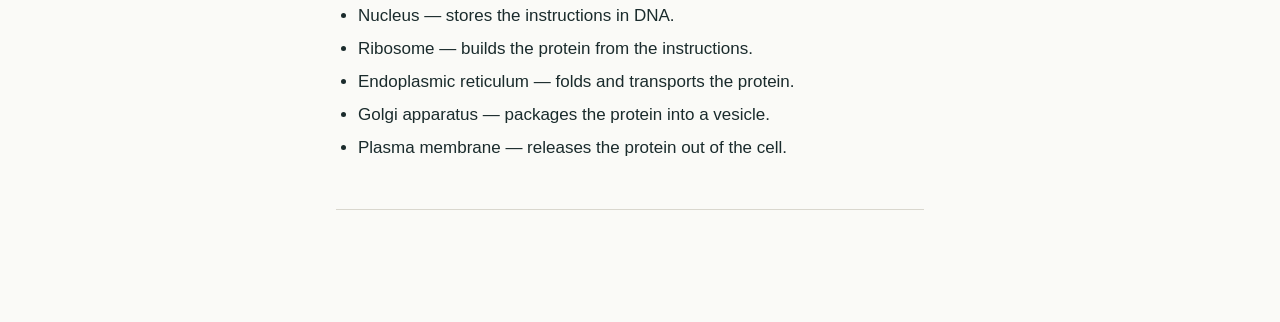
<file: study-guide-prototype/searchable.html>
<!doctype html>
<html lang="en">
<head>
<meta charset="utf-8" />
<meta name="viewport" content="width=device-width, initial-scale=1" />
<title>Searchable Reference — Cell Biology Study Guide</title>
<link rel="stylesheet" href="/study-guide-prototype/css/app.css" />
<style>
  .ref-grid { display: grid; grid-template-columns: 200px minmax(0,1fr) 220px; gap: 32px; align-items: start; }
  .ref-nav { position: sticky; top: 76px; }
  .ref-nav h3 { font-size: .8rem; text-transform: uppercase; letter-spacing: .06em; color: var(--c-muted); }
  .ref-nav a { display: block; padding: 5px 0; text-decoration: none; color: var(--c-text); font-size: .95rem; }
  .ref-nav a:hover { color: var(--c-coral); }
  .ref-aside { position: sticky; top: 76px; }
  .ref-search { width: 100%; font: inherit; padding: 9px 12px; border: 1px solid var(--c-rule); border-radius: 8px; }
  .ref-count { font-size: .85rem; color: var(--c-muted); margin-top: 10px; }
  .ref-section { scroll-margin-top: 76px; padding-bottom: 32px; border-bottom: 1px solid var(--c-rule); margin-bottom: 32px; }
  .ref-section.hidden { display: none; }
  .ref-section > .summary { color: var(--c-muted); font-style: italic; margin-top: -6px; }
  mark { background: #fdf0c9; padding: 0 1px; }
  .to-top { position: fixed; right: 24px; bottom: 24px; width: 44px; height: 44px; border-radius: 50%;
    background: var(--c-coral); color: #4a2c0c; border: none; font-size: 1.2rem; cursor: pointer; display: none; }
  .to-top.show { display: block; }
  @media (max-width: 900px) { .ref-grid { grid-template-columns: 1fr; } .ref-nav, .ref-aside { position: static; } .ref-aside { order: -1; } }
</style>
</head>
<body>
<div id="topbar"></div>
<div class="shell">
  <div class="ref-grid">
    <nav class="ref-nav" id="nav" aria-label="Sections"></nav>
    <main id="main"></main>
    <aside class="ref-aside">
      <label for="search" class="eyebrow">Search</label>
      <input id="search" class="ref-search" type="search" placeholder="Filter sections…" autocomplete="off" />
      <p class="ref-count" id="count"></p>
    </aside>
  </div>
</div>
<button class="to-top" id="toTop" aria-label="Back to top">↑</button>
<script src="/study-guide-prototype/data/study-guide.js"></script>
<script src="/study-guide-prototype/js/shared.js"></script>
<script src="/study-guide-prototype/js/searchable.js"></script>
</body>
</html>
</file>
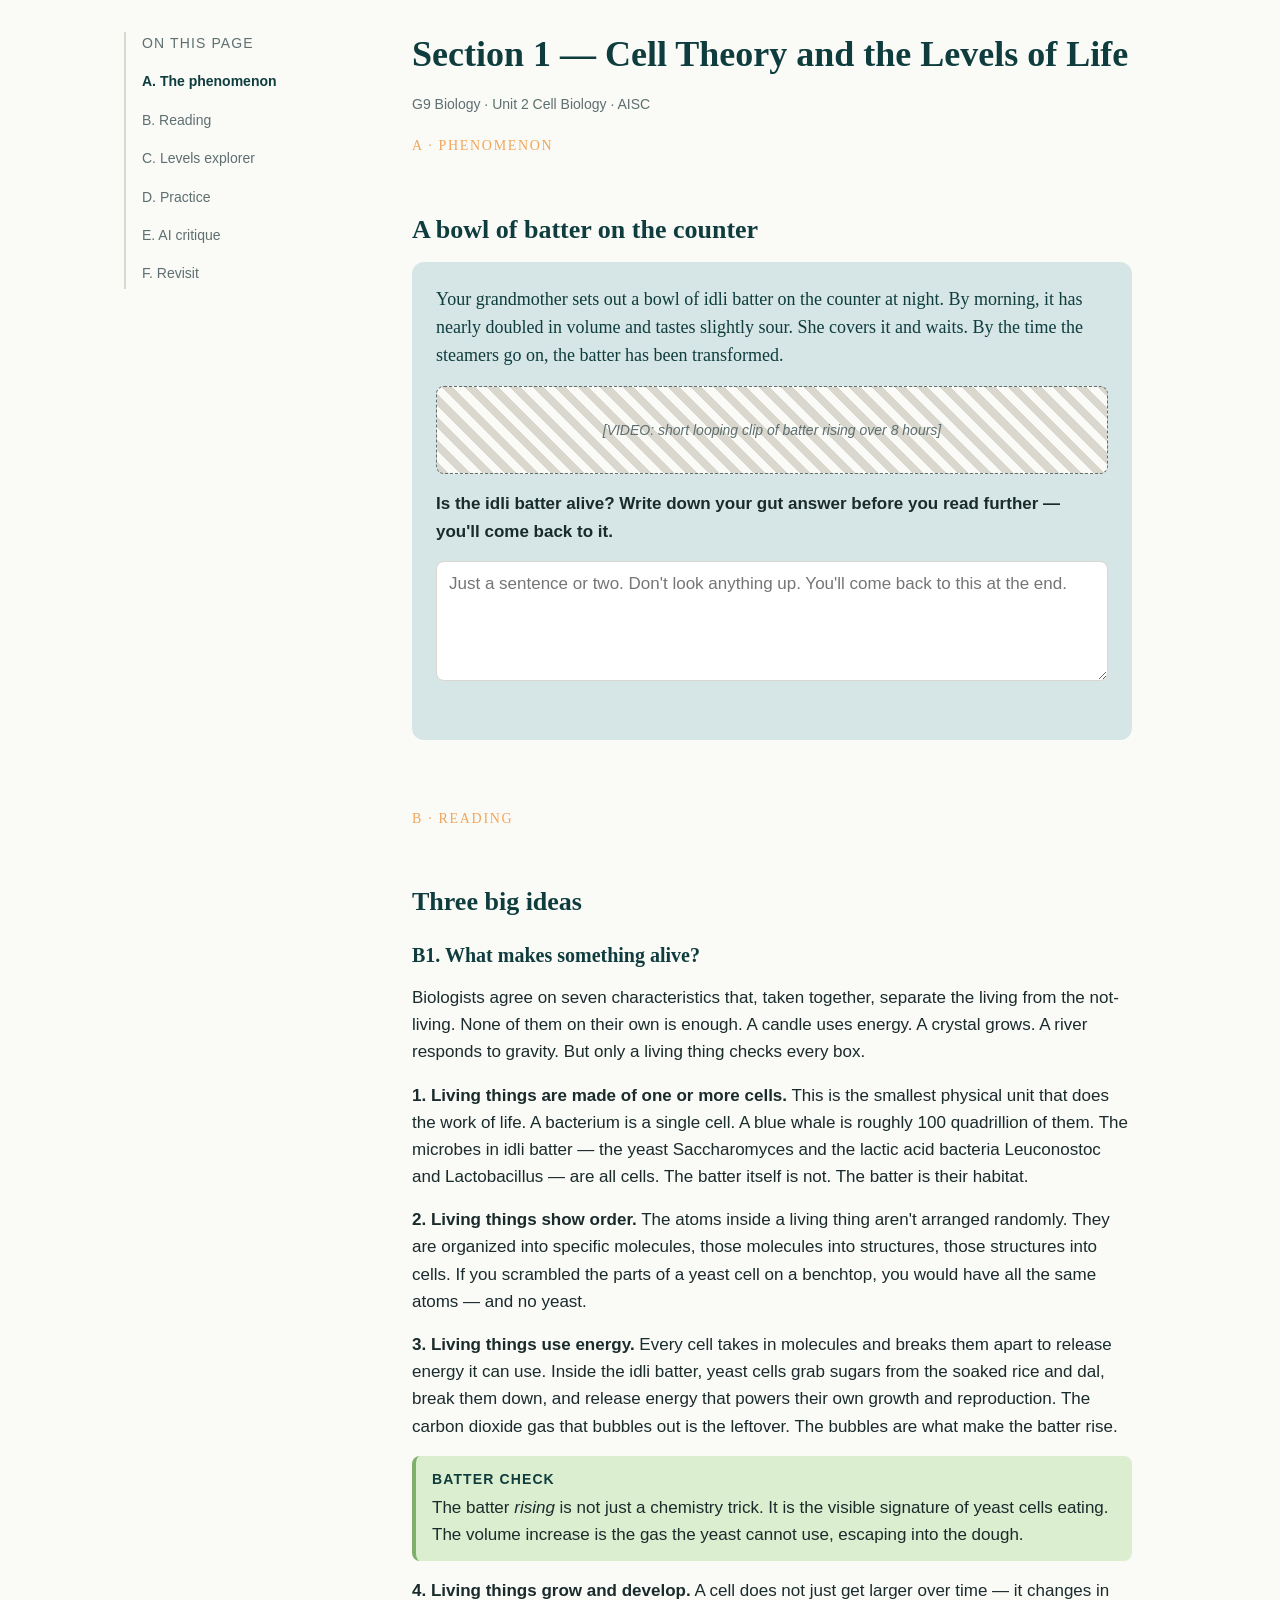
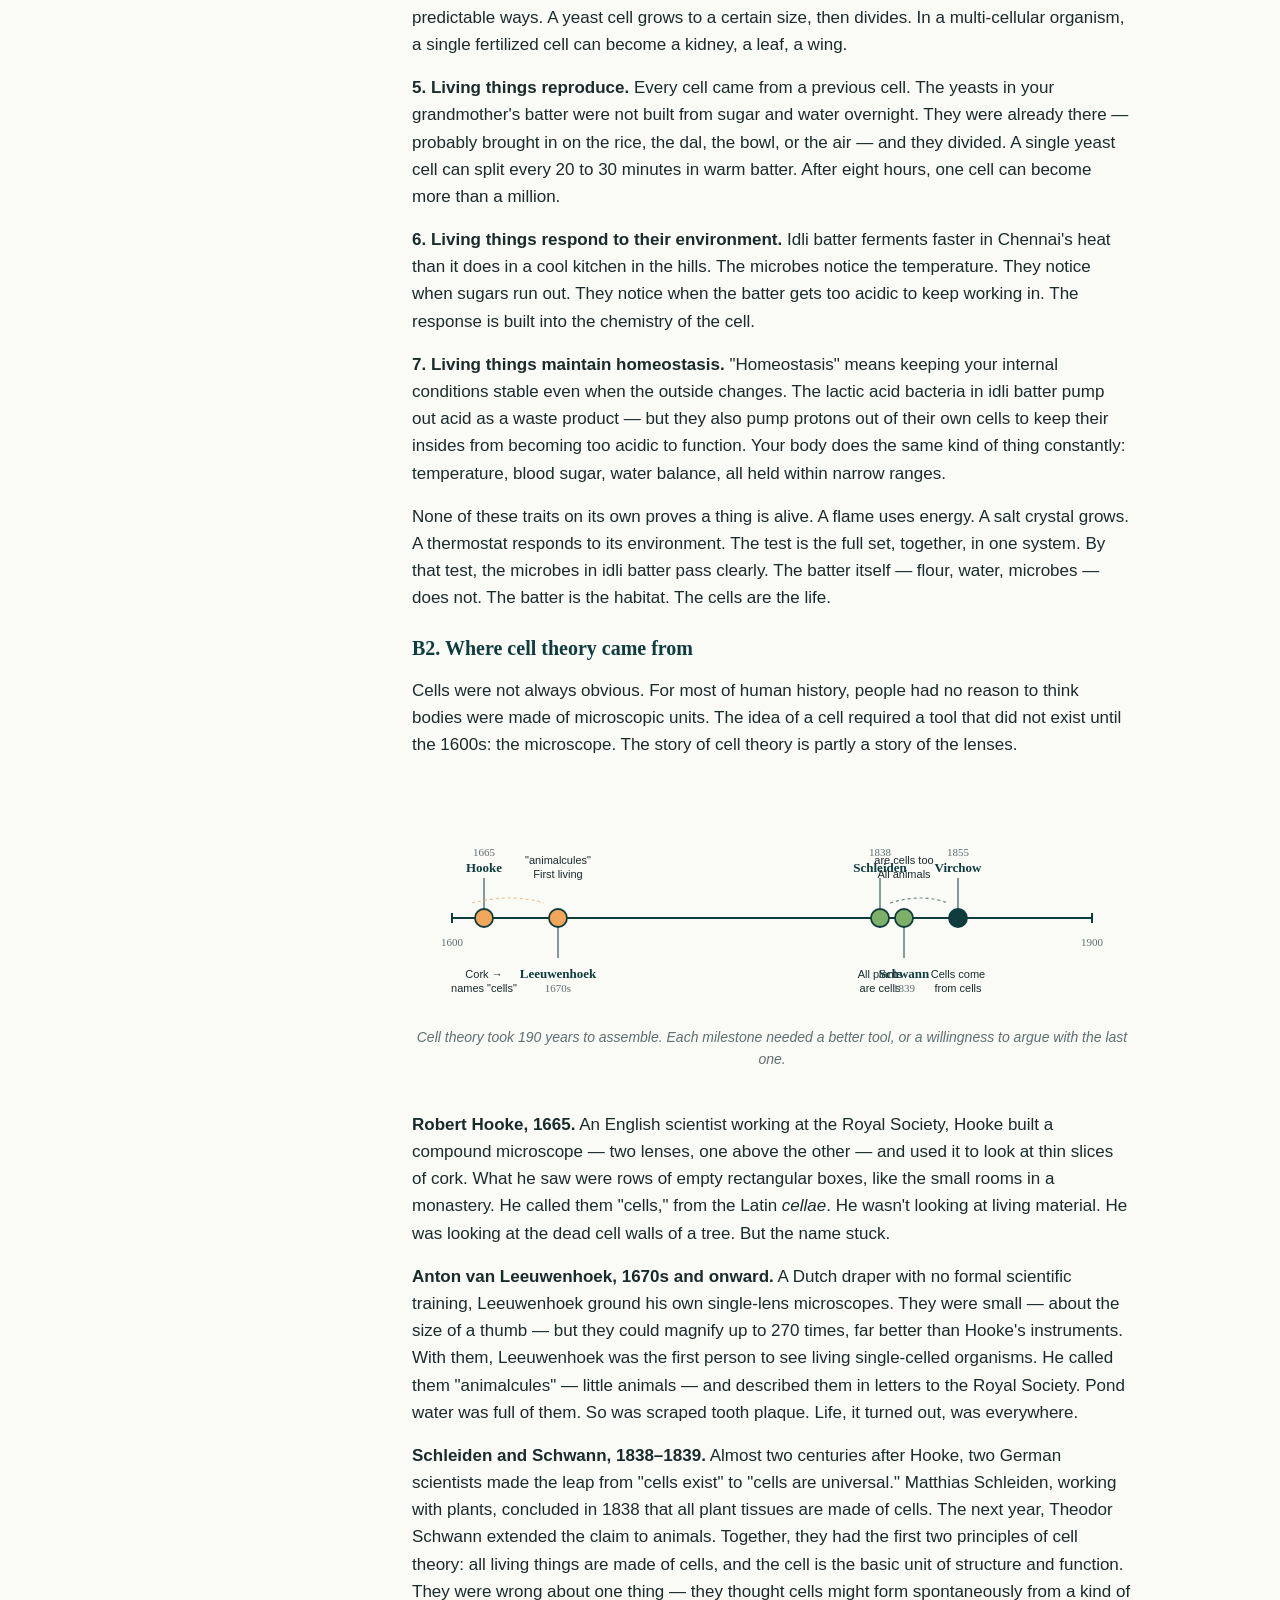
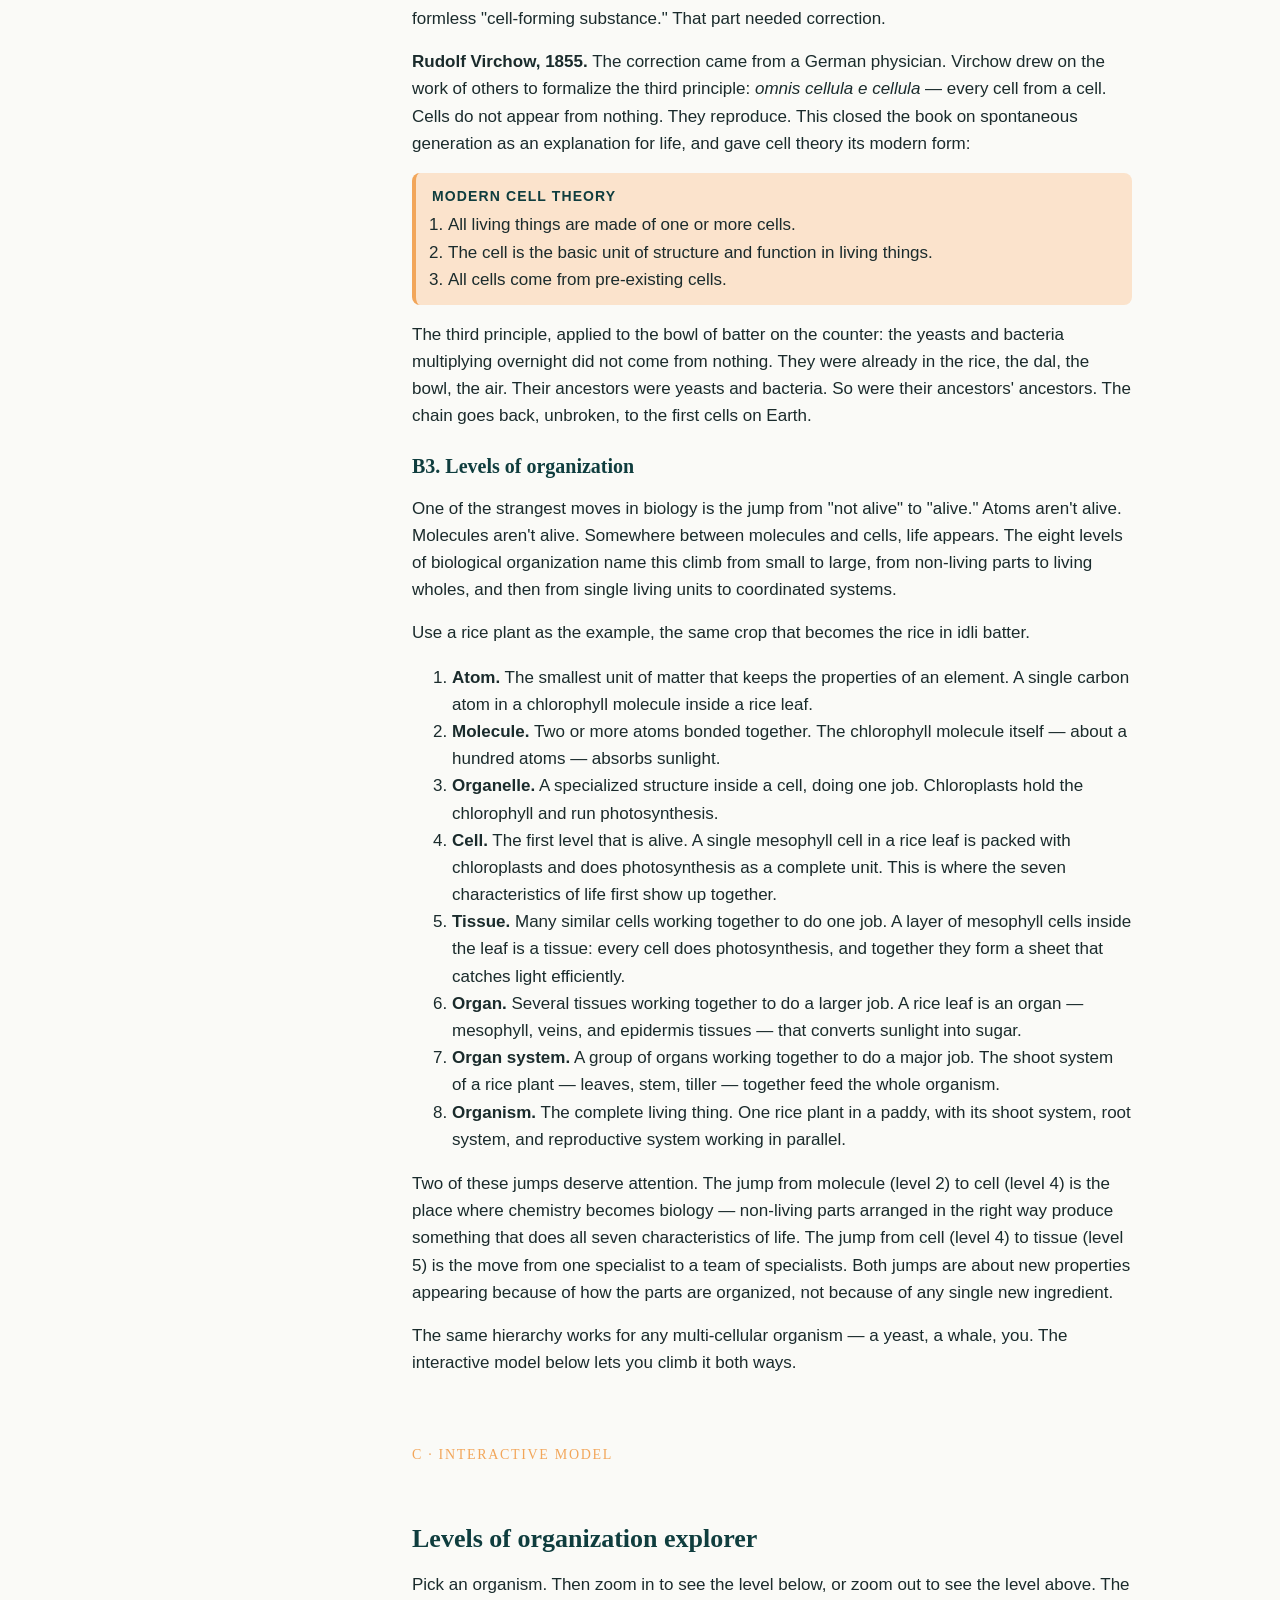
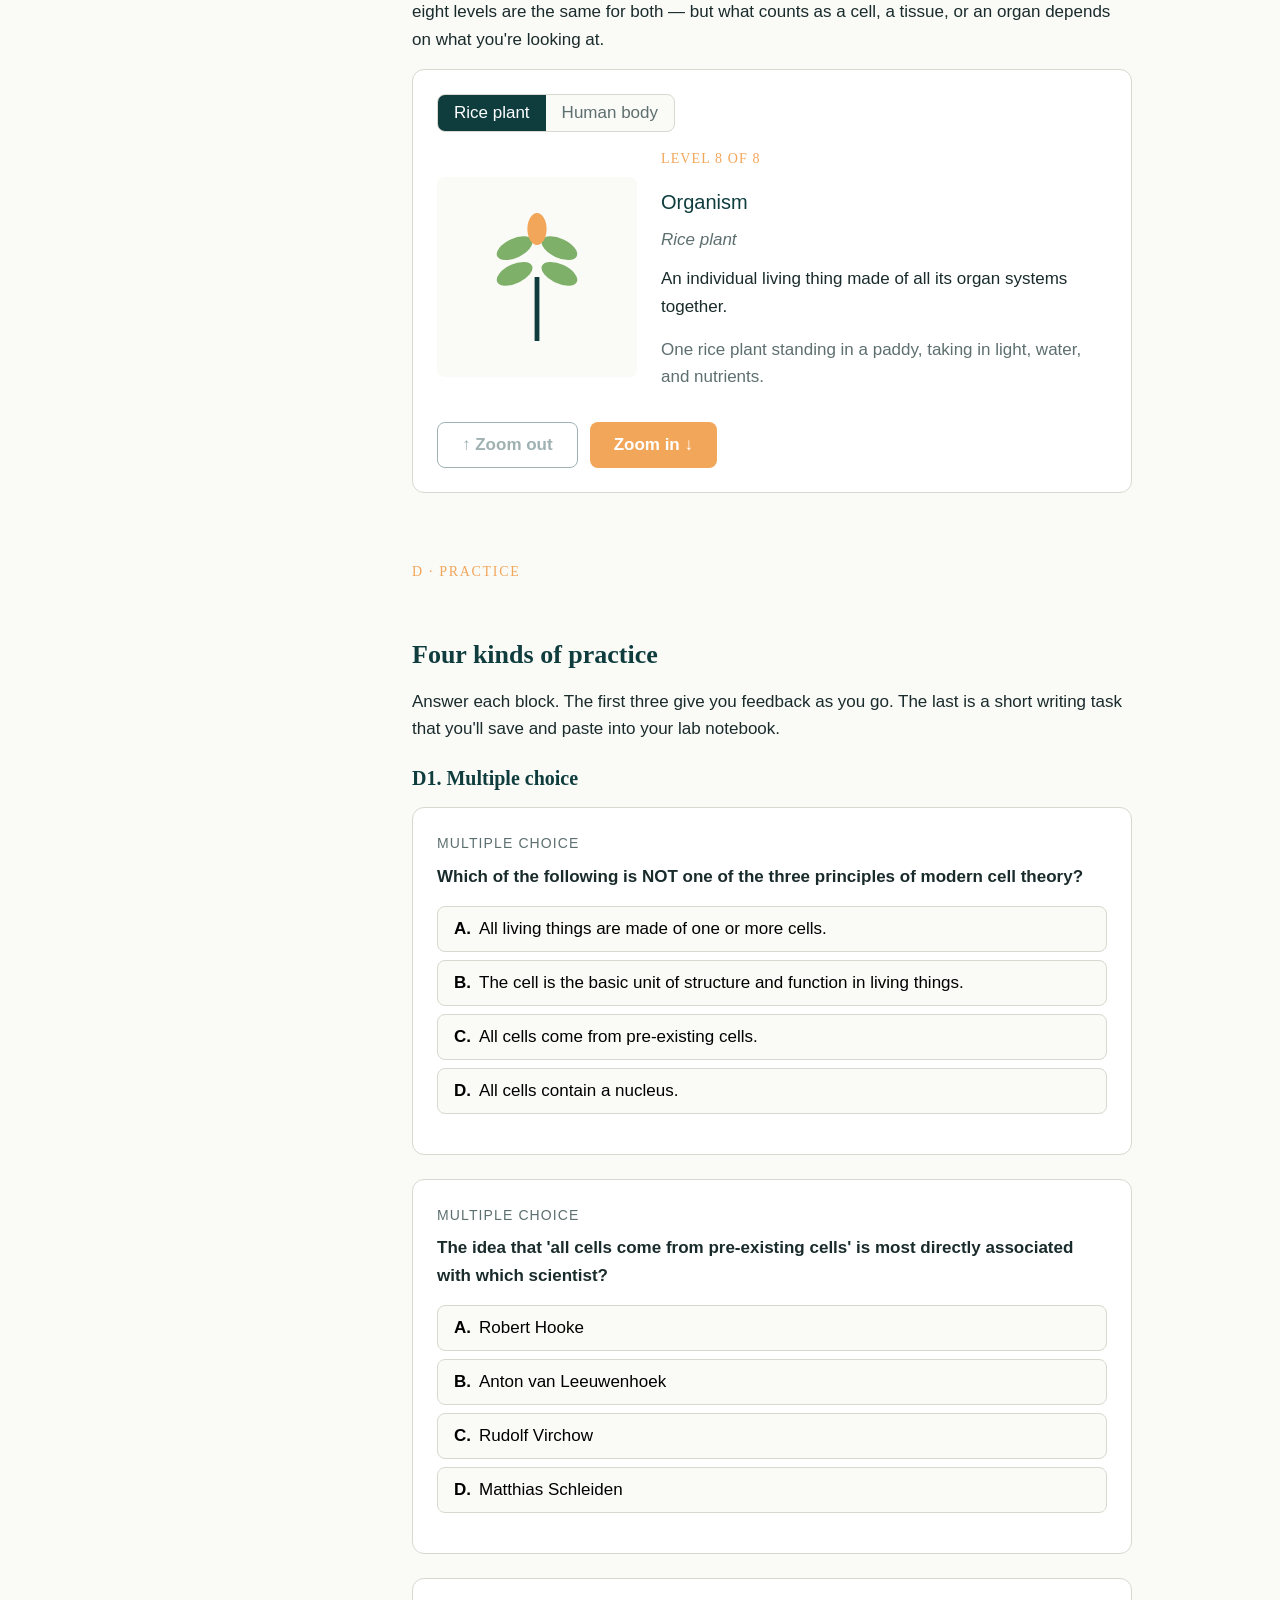
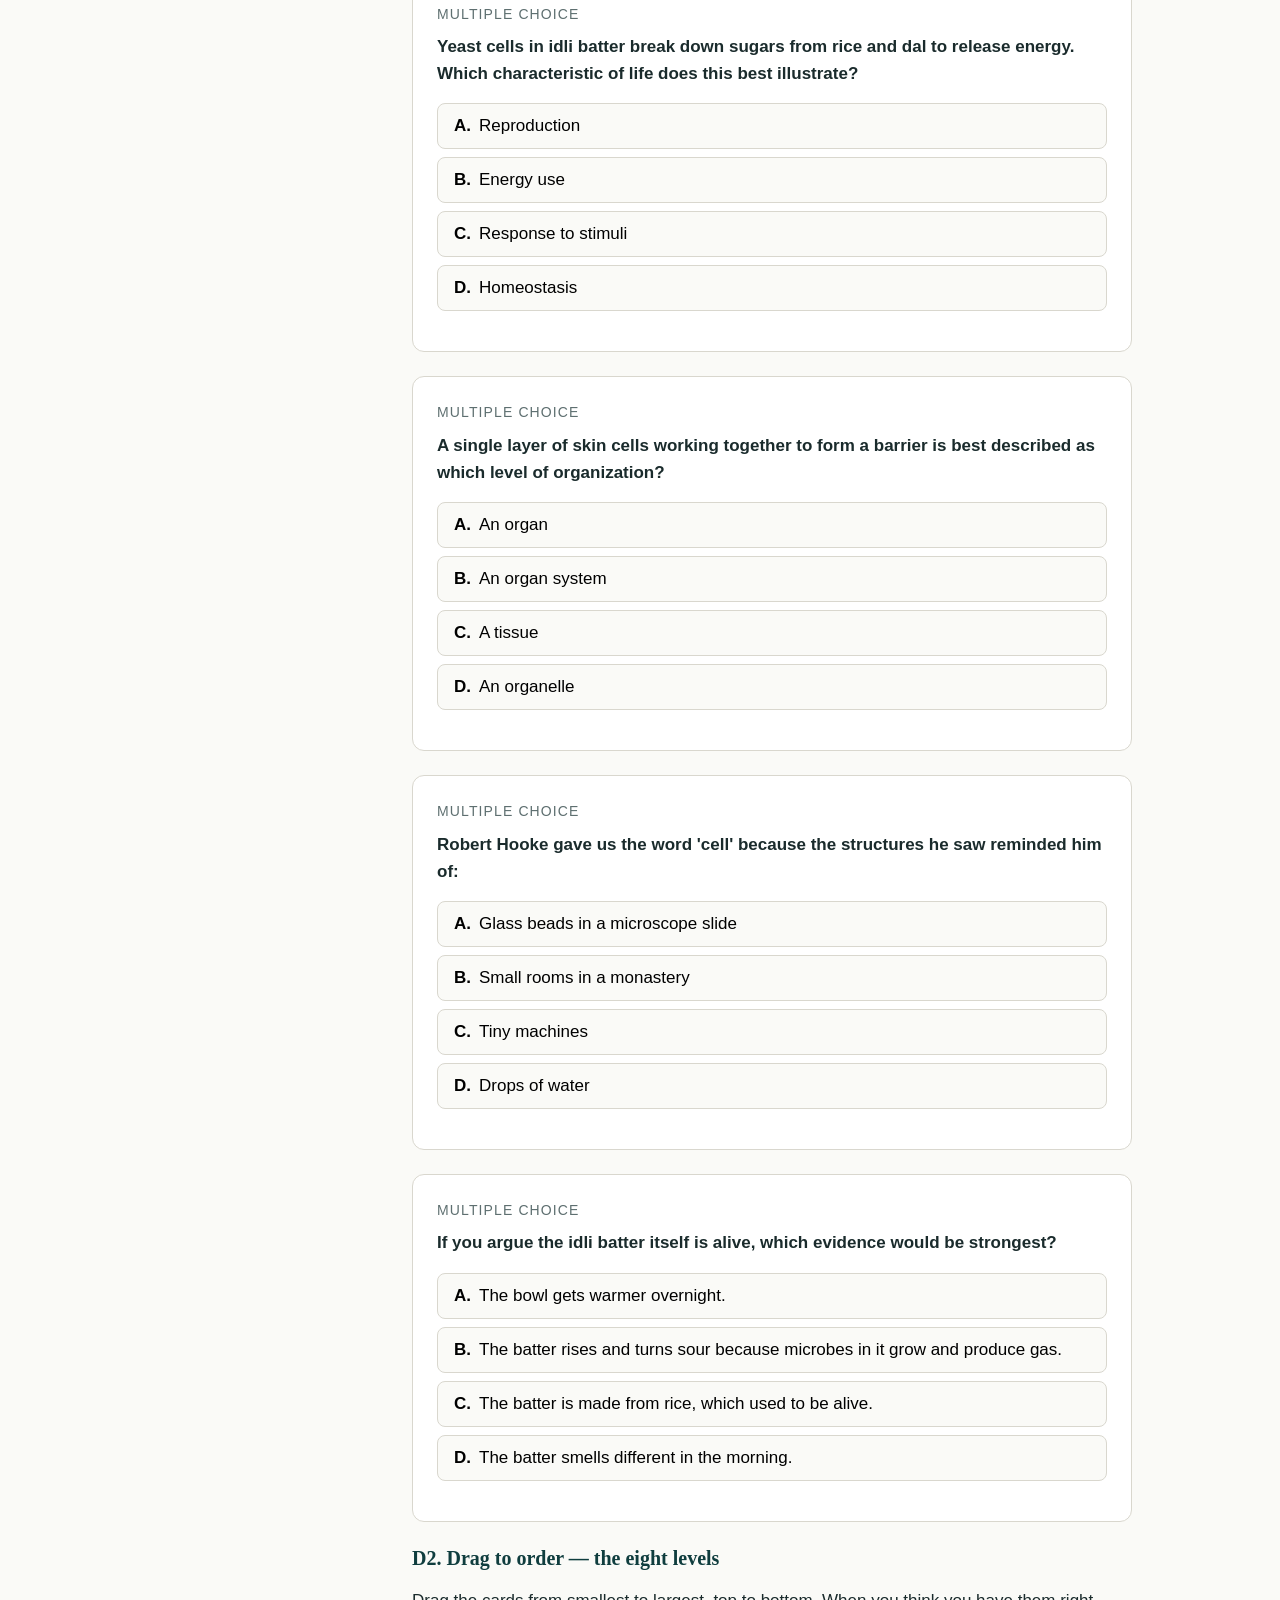
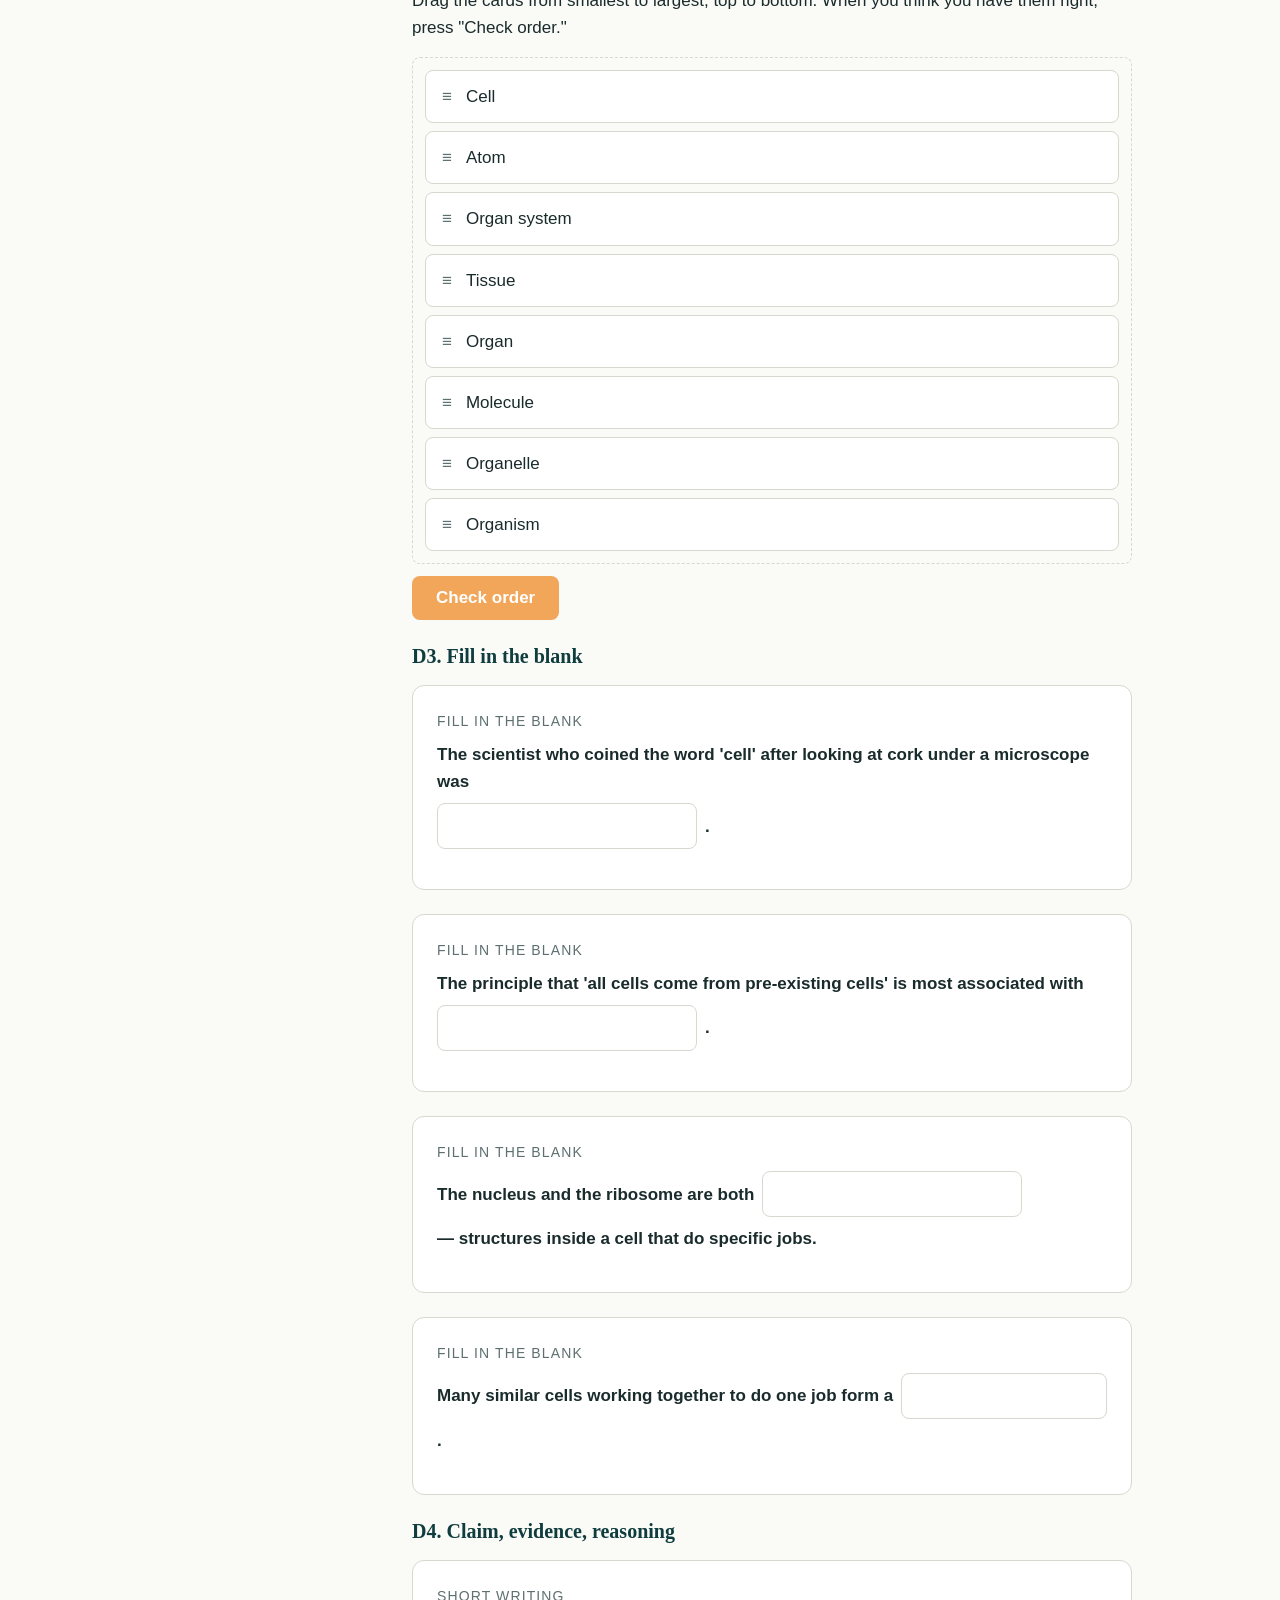
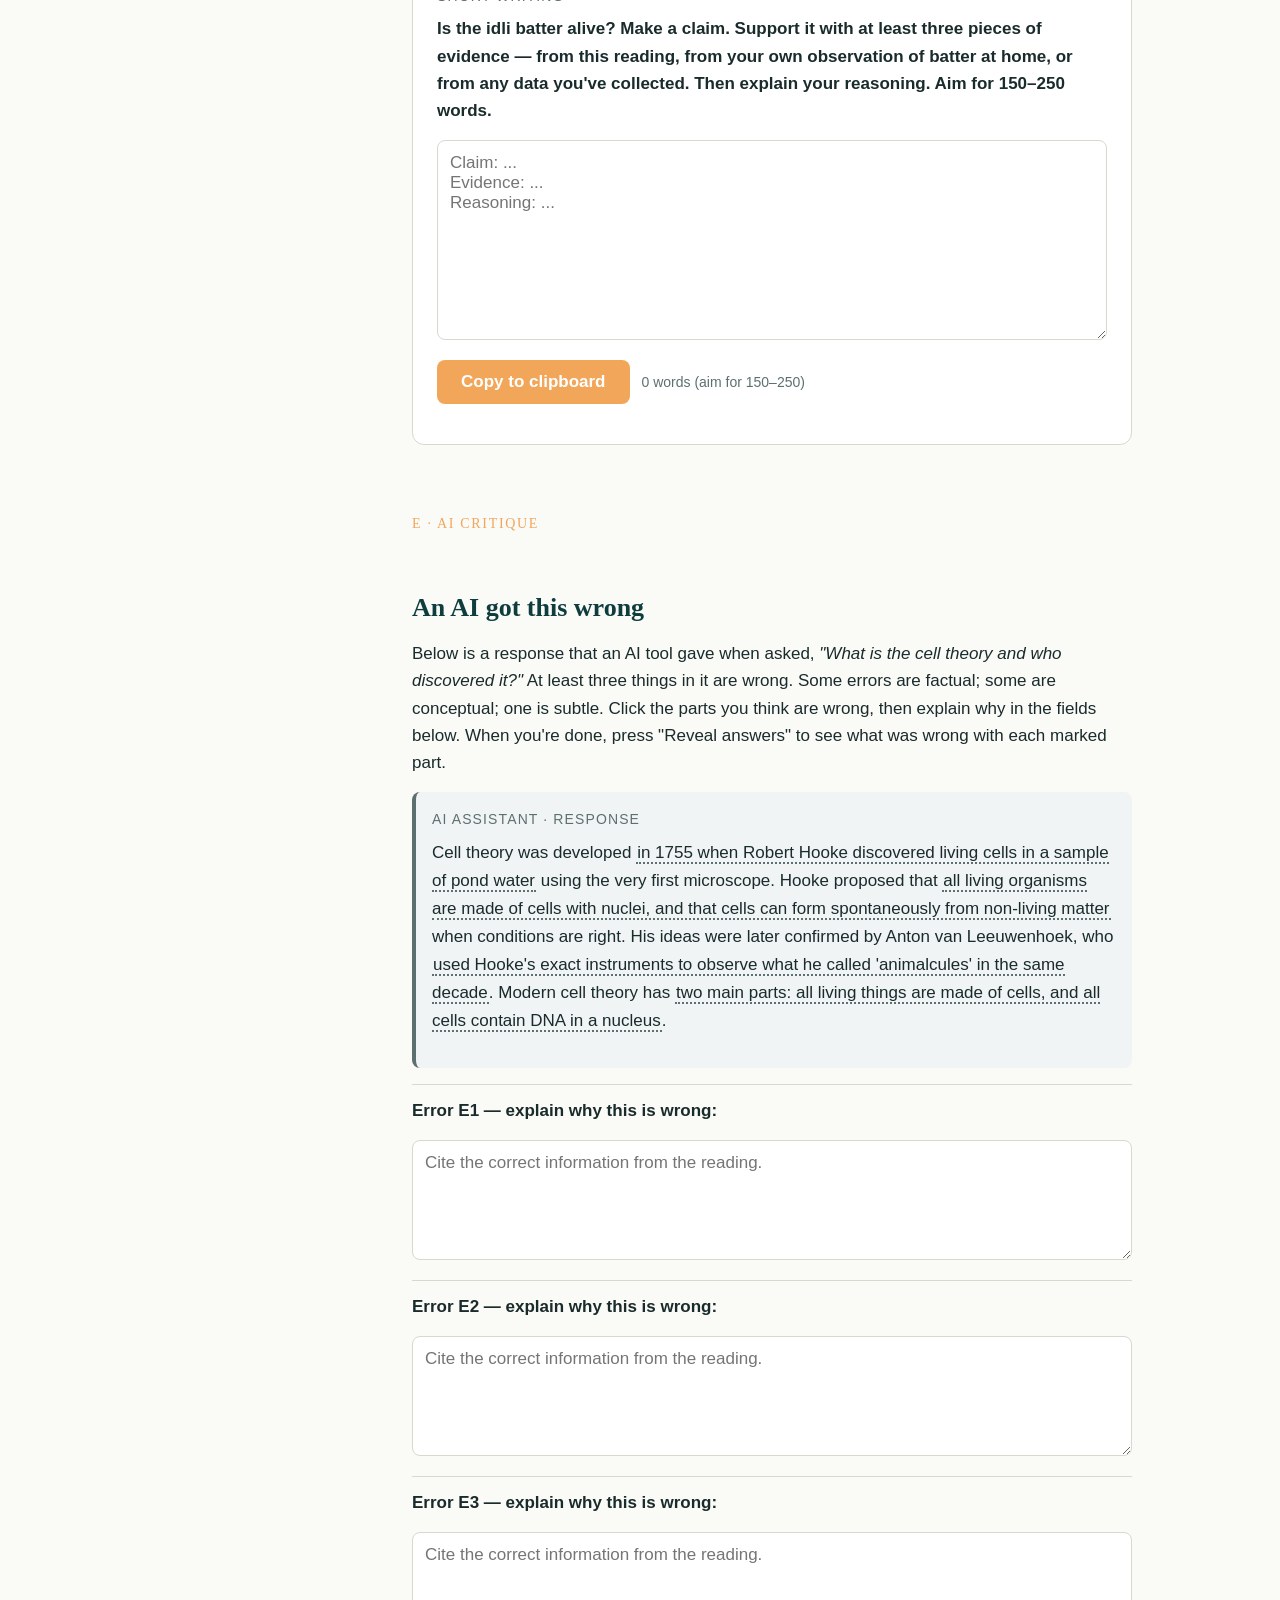
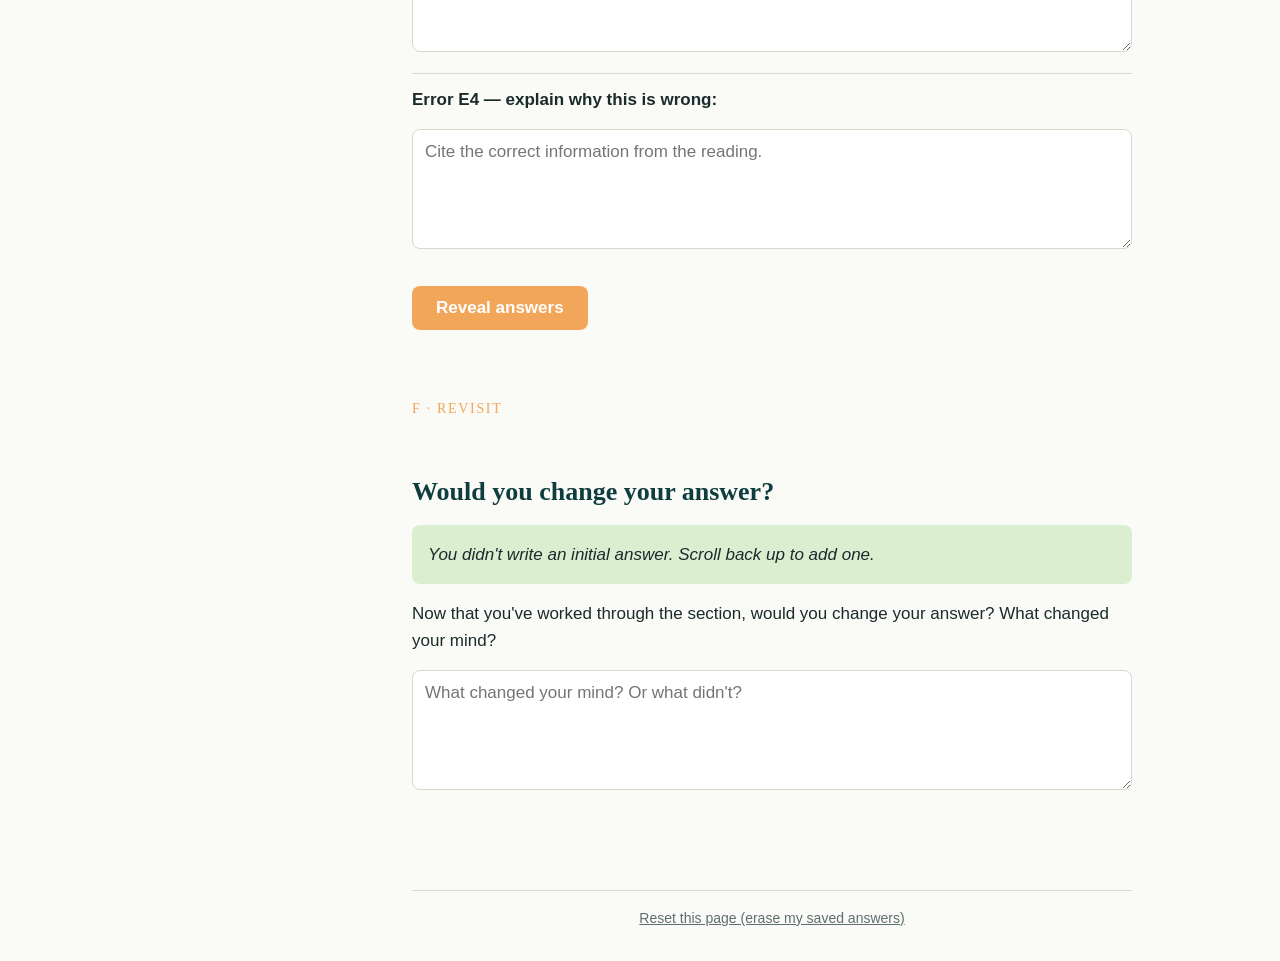
<file: unit-2/section-1/section1.html>
<!doctype html>
<html lang="en">
<head>
<meta charset="utf-8" />
<meta name="viewport" content="width=device-width, initial-scale=1" />
<title>Section 1 — Cell Theory and the Levels of Life · G9 Biology</title>
<style>
:root {
  --c-teal-deep: #0F3D3E;
  --c-sage: #7FB069;
  --c-coral: #F2A65A;
  --c-bg: #FAFAF7;
  --c-text: #1A2B2C;
  --c-muted: #5E6F70;
  --c-rule: #D9D7CE;
  --c-error: #B23A48;
  --c-coral-soft: #FBE3CC;
  --c-sage-soft: #DCEED0;
  --c-teal-soft: #D6E5E5;
  --font-serif: Georgia, "Charter", "Iowan Old Style", serif;
  --font-sans: -apple-system, BlinkMacSystemFont, "Segoe UI", Roboto, "Helvetica Neue", Arial, sans-serif;
  --fs-body: 17px;
  --fs-small: 14px;
  --fs-h1: 2.25rem;
  --fs-h2: 1.625rem;
  --fs-h3: 1.25rem;
  --lh-body: 1.6;
  --lh-tight: 1.25;
  --s-1: 4px; --s-2: 8px; --s-3: 12px; --s-4: 16px; --s-5: 24px;
  --s-6: 32px; --s-7: 48px; --s-8: 64px;
  --radius: 8px;
  --radius-lg: 12px;
  --content-width: 720px;
  --shell-width: 1080px;
}
@media (max-width: 768px) {
  :root { --fs-body: 16px; --fs-h1: 1.875rem; --fs-h2: 1.375rem; --fs-h3: 1.125rem; }
}
*, *::before, *::after { box-sizing: border-box; }
html, body { margin: 0; padding: 0; }
body {
  font-family: var(--font-sans);
  font-size: var(--fs-body);
  line-height: var(--lh-body);
  color: var(--c-text);
  background: var(--c-bg);
  -webkit-text-size-adjust: 100%;
}
h1, h2, h3, h4 {
  font-family: var(--font-serif);
  color: var(--c-teal-deep);
  line-height: var(--lh-tight);
  margin: 0 0 var(--s-4) 0;
  font-weight: 600;
}
h1 { font-size: var(--fs-h1); }
h2 { font-size: var(--fs-h2); margin-top: var(--s-7); }
h3 { font-size: var(--fs-h3); margin-top: var(--s-5); }
p { margin: 0 0 var(--s-4) 0; }
a { color: var(--c-teal-deep); text-decoration: underline; text-decoration-thickness: 1px; text-underline-offset: 2px; }
a:hover { color: var(--c-coral); }
:focus-visible { outline: 2px solid var(--c-coral); outline-offset: 2px; border-radius: 3px; }
button { font-family: inherit; font-size: inherit; cursor: pointer; }
input, textarea { font-family: inherit; font-size: inherit; color: inherit; }
.shell {
  display: grid;
  grid-template-columns: 240px minmax(0, 1fr);
  gap: var(--s-7);
  max-width: var(--shell-width);
  margin: 0 auto;
  padding: var(--s-6) var(--s-5);
}
.shell__main { max-width: var(--content-width); min-width: 0; }
.shell__main > section { margin-bottom: var(--s-8); scroll-margin-top: var(--s-5); }
@media (max-width: 1023px) {
  .shell { grid-template-columns: 1fr; gap: var(--s-5); padding: var(--s-4); }
}
.sr-only {
  position: absolute; width: 1px; height: 1px; padding: 0; margin: -1px;
  overflow: hidden; clip: rect(0, 0, 0, 0); white-space: nowrap; border: 0;
}
.toc { position: sticky; top: var(--s-5); align-self: start; border-left: 2px solid var(--c-rule); padding-left: var(--s-4); font-size: var(--fs-small); }
.toc__label { text-transform: uppercase; letter-spacing: 0.08em; color: var(--c-muted); margin-bottom: var(--s-3); }
.toc ol { list-style: none; padding: 0; margin: 0; display: flex; flex-direction: column; gap: var(--s-2); }
.toc a { text-decoration: none; color: var(--c-muted); display: block; padding: var(--s-1) 0; }
.toc a:hover { color: var(--c-teal-deep); }
.toc a[aria-current="true"] { color: var(--c-teal-deep); font-weight: 600; }
@media (max-width: 1023px) {
  .toc { position: relative; top: 0; border-left: none; border-bottom: 1px solid var(--c-rule); padding: 0 0 var(--s-4) 0; }
  .toc ol { flex-direction: row; flex-wrap: wrap; gap: var(--s-4); }
}
.section-marker {
  display: inline-block; font-family: var(--font-serif); font-size: var(--fs-small);
  letter-spacing: 0.12em; text-transform: uppercase; color: var(--c-coral); margin-bottom: var(--s-2);
}
.phenomenon { background: var(--c-teal-soft); border-radius: var(--radius-lg); padding: var(--s-5); }
.phenomenon__scene { font-family: var(--font-serif); font-size: 1.125rem; line-height: 1.55; color: var(--c-teal-deep); }
.phenomenon__prompt { font-weight: 600; margin-top: var(--s-4); }
.video-placeholder, .img-placeholder {
  background: repeating-linear-gradient(45deg, var(--c-rule), var(--c-rule) 8px, var(--c-bg) 8px, var(--c-bg) 16px);
  border: 1px dashed var(--c-muted); color: var(--c-muted); padding: var(--s-6) var(--s-4);
  text-align: center; border-radius: var(--radius); font-size: var(--fs-small); font-style: italic;
}
.btn {
  display: inline-block; background: var(--c-coral); color: #fff; border: none;
  border-radius: var(--radius); padding: var(--s-3) var(--s-5); font-weight: 600; text-decoration: none;
}
.btn:hover { background: #E89042; color: #fff; }
.btn--secondary { background: transparent; color: var(--c-teal-deep); border: 1.5px solid var(--c-teal-deep); }
.btn--secondary:hover { background: var(--c-teal-soft); color: var(--c-teal-deep); }
.input, .textarea {
  width: 100%; border: 1.5px solid var(--c-rule); background: #fff;
  border-radius: var(--radius); padding: var(--s-3);
}
.textarea { min-height: 120px; resize: vertical; }
.input:focus, .textarea:focus { border-color: var(--c-teal-deep); outline: 2px solid var(--c-coral); outline-offset: 0; }
.practice { border: 1px solid var(--c-rule); border-radius: var(--radius-lg); padding: var(--s-5); background: #fff; margin-bottom: var(--s-5); }
.practice__label { font-size: var(--fs-small); text-transform: uppercase; letter-spacing: 0.08em; color: var(--c-muted); margin-bottom: var(--s-2); }
.practice__prompt { font-weight: 600; margin-bottom: var(--s-4); }
.mcq-option {
  display: block; width: 100%; text-align: left; background: var(--c-bg);
  border: 1.5px solid var(--c-rule); border-radius: var(--radius);
  padding: var(--s-3) var(--s-4); margin-bottom: var(--s-2);
}
.mcq-option:hover { border-color: var(--c-teal-deep); }
.mcq-option[aria-pressed="true"] { border-color: var(--c-teal-deep); background: var(--c-teal-soft); }
.mcq-option.is-correct { border-color: var(--c-sage); background: var(--c-sage-soft); }
.mcq-option.is-incorrect { border-color: var(--c-error); background: #F5DDE0; }
.mcq-option:disabled { cursor: default; }
.mcq-feedback { margin-top: var(--s-3); font-size: var(--fs-small); color: var(--c-muted); }
.mcq-feedback.is-correct { color: var(--c-teal-deep); }
.mcq-feedback.is-incorrect { color: var(--c-error); }
.fill-row { display: flex; flex-wrap: wrap; gap: var(--s-2); align-items: center; }
.fill-row .input { flex: 1 1 200px; }
.fill-feedback { margin-top: var(--s-2); font-size: var(--fs-small); }
.fill-feedback.is-correct { color: var(--c-teal-deep); }
.fill-feedback.is-incorrect { color: var(--c-error); }
.drag-zone {
  display: flex; flex-direction: column; gap: var(--s-2); padding: var(--s-3);
  background: var(--c-bg); border: 1.5px dashed var(--c-rule); border-radius: var(--radius); min-height: 60px;
}
.drag-card {
  background: #fff; border: 1.5px solid var(--c-rule); border-radius: var(--radius);
  padding: var(--s-3) var(--s-4); cursor: grab; user-select: none; touch-action: none;
  transition: transform 150ms ease, box-shadow 150ms ease, border-color 150ms ease;
}
.drag-card:active { cursor: grabbing; }
.drag-card.is-dragging {
  cursor: grabbing;
  box-shadow: 0 10px 24px rgba(15, 61, 62, 0.18);
  border-color: var(--c-teal-deep);
  transform: scale(1.02);
  transition: none;
}
.drag-card.is-misplaced { border-color: var(--c-error); background: #F5DDE0; }
.drag-card.is-correct { border-color: var(--c-sage); background: var(--c-sage-soft); }
.drag-placeholder {
  background: var(--c-coral-soft);
  border: 1.5px dashed var(--c-coral);
  border-radius: var(--radius);
  transition: height 120ms ease;
}
.drag-handle { display: inline-block; margin-right: var(--s-3); color: var(--c-muted); letter-spacing: 2px; user-select: none; }
.ai-block { background: #F1F4F4; border-left: 4px solid var(--c-muted); border-radius: var(--radius); padding: var(--s-4); margin-bottom: var(--s-4); line-height: 1.65; }
.ai-block__source { font-size: var(--fs-small); color: var(--c-muted); margin-bottom: var(--s-2); text-transform: uppercase; letter-spacing: 0.08em; }
.ai-error-marker { background: transparent; border-bottom: 2px dotted var(--c-muted); padding: 0 1px; cursor: pointer; }
.ai-error-marker:hover { background: var(--c-coral-soft); }
.ai-error-marker.is-selected { background: var(--c-coral-soft); border-bottom-color: var(--c-coral); }
.ai-error-marker.is-revealed-correct { background: var(--c-sage-soft); border-bottom: 2px solid var(--c-sage); }
.ai-error-marker.is-revealed-missed { background: #F5DDE0; border-bottom: 2px solid var(--c-error); }
.ai-error-list { margin-top: var(--s-4); padding-left: 0; list-style: none; }
.ai-error-list li { border-top: 1px solid var(--c-rule); padding: var(--s-3) 0; }
.levels { background: #fff; border: 1px solid var(--c-rule); border-radius: var(--radius-lg); padding: var(--s-5); }
.levels__toggle { display: inline-flex; background: var(--c-bg); border-radius: var(--radius); border: 1px solid var(--c-rule); overflow: hidden; margin-bottom: var(--s-4); }
.levels__toggle button { border: none; background: transparent; padding: var(--s-2) var(--s-4); color: var(--c-muted); }
.levels__toggle button[aria-pressed="true"] { background: var(--c-teal-deep); color: #fff; }
.levels__stage { display: flex; gap: var(--s-5); align-items: center; flex-wrap: wrap; }
.levels__figure { flex: 0 0 200px; height: 200px; background: var(--c-bg); border-radius: var(--radius); display: flex; align-items: center; justify-content: center; }
.levels__figure svg { width: 80%; height: 80%; }
.levels__body { flex: 1 1 240px; min-width: 0; }
.levels__index { font-family: var(--font-serif); color: var(--c-coral); font-size: var(--fs-small); letter-spacing: 0.08em; text-transform: uppercase; }
.levels__name { font-size: var(--fs-h3); color: var(--c-teal-deep); margin: var(--s-1) 0 var(--s-2) 0; }
.levels__label { font-style: italic; color: var(--c-muted); margin-bottom: var(--s-3); }
.levels__controls { display: flex; gap: var(--s-3); margin-top: var(--s-4); }
.levels__controls button[disabled] { opacity: 0.4; cursor: not-allowed; }
.revisit__prior { background: var(--c-sage-soft); border-radius: var(--radius); padding: var(--s-4); margin-bottom: var(--s-4); font-style: italic; }
.revisit__prior strong { font-style: normal; color: var(--c-teal-deep); }
.timeline { margin: var(--s-5) 0; padding: var(--s-4) 0; }
.timeline svg { width: 100%; height: auto; display: block; }
.timeline figcaption { font-size: var(--fs-small); color: var(--c-muted); text-align: center; margin-top: var(--s-2); font-style: italic; }
.callout { border-left: 4px solid var(--c-coral); background: var(--c-coral-soft); padding: var(--s-3) var(--s-4); border-radius: var(--radius); margin: var(--s-4) 0; }
.callout--idli { border-left-color: var(--c-sage); background: var(--c-sage-soft); }
.callout__label { font-size: var(--fs-small); text-transform: uppercase; letter-spacing: 0.08em; color: var(--c-teal-deep); font-weight: 600; margin-bottom: var(--s-1); }
.reset-row { margin-top: var(--s-8); padding-top: var(--s-4); border-top: 1px solid var(--c-rule); font-size: var(--fs-small); color: var(--c-muted); text-align: center; }
.reset-row button { background: none; border: none; color: var(--c-muted); text-decoration: underline; padding: 0; }
.saved-indicator { display: inline-block; margin-left: var(--s-3); font-size: var(--fs-small); color: var(--c-sage); opacity: 0; transition: opacity 0.2s ease-in-out; }
.saved-indicator.is-visible { opacity: 1; }
</style>
</head>
<body>

<svg width="0" height="0" style="position:absolute" aria-hidden="true">
  <defs>
    <symbol id="lvl-atom" viewBox="0 0 100 100">
      <ellipse cx="50" cy="50" rx="38" ry="14" fill="none" stroke="#7FB069" stroke-width="1.5"/>
      <ellipse cx="50" cy="50" rx="38" ry="14" fill="none" stroke="#F2A65A" stroke-width="1.5" transform="rotate(60 50 50)"/>
      <ellipse cx="50" cy="50" rx="38" ry="14" fill="none" stroke="#0F3D3E" stroke-width="1.5" transform="rotate(-60 50 50)"/>
      <circle cx="50" cy="50" r="9" fill="#0F3D3E"/>
      <circle cx="46" cy="48" r="2.5" fill="#F2A65A" opacity="0.9"/>
      <circle cx="53" cy="47" r="2.5" fill="#F2A65A" opacity="0.9"/>
      <circle cx="50" cy="53" r="2.5" fill="#7FB069" opacity="0.9"/>
      <circle cx="88" cy="50" r="3" fill="#7FB069"/>
      <circle cx="31" cy="73" r="3" fill="#F2A65A"/>
      <circle cx="31" cy="27" r="3" fill="#0F3D3E"/>
    </symbol>
    <symbol id="lvl-molecule" viewBox="0 0 100 100">
      <g stroke="#1A2B2C" stroke-width="2.5" stroke-linecap="round">
        <line x1="50" y1="50" x2="50" y2="22"/>
        <line x1="50" y1="50" x2="74" y2="36"/>
        <line x1="50" y1="50" x2="74" y2="64"/>
        <line x1="50" y1="50" x2="26" y2="64"/>
        <line x1="50" y1="50" x2="26" y2="36"/>
        <line x1="74" y1="36" x2="74" y2="64"/>
        <line x1="26" y1="36" x2="26" y2="64"/>
        <line x1="50" y1="78" x2="74" y2="64"/>
        <line x1="50" y1="78" x2="26" y2="64"/>
      </g>
      <circle cx="50" cy="50" r="7" fill="#7FB069" stroke="#0F3D3E" stroke-width="1.5"/>
      <circle cx="50" cy="22" r="6" fill="#0F3D3E"/>
      <circle cx="74" cy="36" r="6" fill="#F2A65A"/>
      <circle cx="74" cy="64" r="6" fill="#F2A65A"/>
      <circle cx="26" cy="64" r="6" fill="#0F3D3E"/>
      <circle cx="26" cy="36" r="6" fill="#0F3D3E"/>
      <circle cx="50" cy="78" r="6" fill="#F2A65A"/>
    </symbol>
    <symbol id="lvl-organelle" viewBox="0 0 100 100">
      <ellipse cx="50" cy="50" rx="40" ry="26" fill="#DCEED0" stroke="#0F3D3E" stroke-width="2"/>
      <ellipse cx="50" cy="50" rx="36" ry="22" fill="none" stroke="#0F3D3E" stroke-width="1" opacity="0.5"/>
      <g stroke="#0F3D3E" stroke-width="0.8" fill="#7FB069">
        <ellipse cx="28" cy="44" rx="6" ry="4"/>
        <ellipse cx="28" cy="54" rx="6" ry="4"/>
        <ellipse cx="46" cy="40" rx="7" ry="4.5"/>
        <ellipse cx="46" cy="50" rx="7" ry="4.5"/>
        <ellipse cx="46" cy="60" rx="7" ry="4.5"/>
        <ellipse cx="66" cy="44" rx="6" ry="4"/>
        <ellipse cx="66" cy="54" rx="6" ry="4"/>
      </g>
      <path d="M 28 48 Q 50 48 66 48" stroke="#0F3D3E" stroke-width="0.8" fill="none" opacity="0.4"/>
      <path d="M 28 56 Q 50 56 66 56" stroke="#0F3D3E" stroke-width="0.8" fill="none" opacity="0.4"/>
    </symbol>
    <symbol id="lvl-cell" viewBox="0 0 100 100">
      <rect x="10" y="14" width="80" height="72" rx="14" fill="#FAFAF7" stroke="#0F3D3E" stroke-width="2.5"/>
      <rect x="13" y="17" width="74" height="66" rx="11" fill="none" stroke="#0F3D3E" stroke-width="0.8" opacity="0.4"/>
      <ellipse cx="50" cy="46" rx="14" ry="12" fill="#D6E5E5" stroke="#0F3D3E" stroke-width="1.8"/>
      <circle cx="52" cy="46" r="4" fill="#0F3D3E"/>
      <g fill="#7FB069" stroke="#0F3D3E" stroke-width="0.8">
        <ellipse cx="24" cy="34" rx="6" ry="3.5"/>
        <ellipse cx="78" cy="34" rx="6" ry="3.5"/>
        <ellipse cx="28" cy="68" rx="7" ry="4"/>
        <ellipse cx="74" cy="68" rx="7" ry="4"/>
      </g>
      <g stroke="#F2A65A" stroke-width="1.5" fill="none" opacity="0.8">
        <path d="M 30 55 Q 38 60 30 65"/>
        <path d="M 70 55 Q 62 60 70 65"/>
      </g>
      <g fill="#1A2B2C" opacity="0.5">
        <circle cx="36" cy="28" r="1.2"/>
        <circle cx="64" cy="28" r="1.2"/>
        <circle cx="20" cy="50" r="1.2"/>
        <circle cx="80" cy="50" r="1.2"/>
        <circle cx="40" cy="78" r="1.2"/>
        <circle cx="60" cy="78" r="1.2"/>
        <circle cx="50" cy="78" r="1.2"/>
      </g>
    </symbol>
    <symbol id="lvl-tissue" viewBox="0 0 100 100">
      <rect x="6" y="22" width="28" height="56" rx="4" fill="#DCEED0" stroke="#0F3D3E" stroke-width="2"/>
      <rect x="36" y="22" width="28" height="56" rx="4" fill="#DCEED0" stroke="#0F3D3E" stroke-width="2"/>
      <rect x="66" y="22" width="28" height="56" rx="4" fill="#DCEED0" stroke="#0F3D3E" stroke-width="2"/>
      <circle cx="20" cy="50" r="5" fill="#0F3D3E"/>
      <circle cx="50" cy="50" r="5" fill="#0F3D3E"/>
      <circle cx="80" cy="50" r="5" fill="#0F3D3E"/>
    </symbol>
    <symbol id="lvl-organ" viewBox="0 0 100 100">
      <path d="M20 50 Q50 10, 80 50 Q50 90, 20 50 Z" fill="#7FB069" stroke="#0F3D3E" stroke-width="2.5"/>
      <path d="M30 50 Q50 30, 70 50" fill="none" stroke="#0F3D3E" stroke-width="1.5"/>
      <path d="M30 50 Q50 70, 70 50" fill="none" stroke="#0F3D3E" stroke-width="1.5"/>
    </symbol>
    <symbol id="lvl-organ-system" viewBox="0 0 100 100">
      <circle cx="50" cy="30" r="12" fill="#F2A65A" stroke="#0F3D3E" stroke-width="2"/>
      <circle cx="28" cy="60" r="10" fill="#7FB069" stroke="#0F3D3E" stroke-width="2"/>
      <circle cx="72" cy="60" r="10" fill="#7FB069" stroke="#0F3D3E" stroke-width="2"/>
      <line x1="50" y1="42" x2="28" y2="50" stroke="#0F3D3E" stroke-width="2"/>
      <line x1="50" y1="42" x2="72" y2="50" stroke="#0F3D3E" stroke-width="2"/>
      <line x1="28" y1="70" x2="72" y2="70" stroke="#0F3D3E" stroke-width="2"/>
    </symbol>
    <symbol id="lvl-organism-plant" viewBox="0 0 100 100">
      <path d="M50 90 L50 50" stroke="#0F3D3E" stroke-width="3"/>
      <ellipse cx="36" cy="48" rx="12" ry="6" fill="#7FB069" transform="rotate(-25 36 48)"/>
      <ellipse cx="64" cy="48" rx="12" ry="6" fill="#7FB069" transform="rotate(25 64 48)"/>
      <ellipse cx="36" cy="32" rx="12" ry="6" fill="#7FB069" transform="rotate(-25 36 32)"/>
      <ellipse cx="64" cy="32" rx="12" ry="6" fill="#7FB069" transform="rotate(25 64 32)"/>
      <ellipse cx="50" cy="20" rx="6" ry="10" fill="#F2A65A"/>
    </symbol>
    <symbol id="lvl-organism-human" viewBox="0 0 100 100">
      <circle cx="50" cy="22" r="10" fill="#F2A65A" stroke="#0F3D3E" stroke-width="2"/>
      <path d="M50 32 L50 68" stroke="#0F3D3E" stroke-width="3"/>
      <path d="M50 40 L30 55" stroke="#0F3D3E" stroke-width="3"/>
      <path d="M50 40 L70 55" stroke="#0F3D3E" stroke-width="3"/>
      <path d="M50 68 L36 90" stroke="#0F3D3E" stroke-width="3"/>
      <path d="M50 68 L64 90" stroke="#0F3D3E" stroke-width="3"/>
    </symbol>
  </defs>
</svg>

<div class="shell">
  <nav class="toc" aria-label="Section navigation">
    <p class="toc__label">On this page</p>
    <ol>
      <li><a href="#sec-a">A. The phenomenon</a></li>
      <li><a href="#sec-b">B. Reading</a></li>
      <li><a href="#sec-c">C. Levels explorer</a></li>
      <li><a href="#sec-d">D. Practice</a></li>
      <li><a href="#sec-e">E. AI critique</a></li>
      <li><a href="#sec-f">F. Revisit</a></li>
    </ol>
  </nav>

  <main class="shell__main">
    <header>
      <h1 id="section-title">Section 1 — Cell Theory and the Levels of Life</h1>
      <p style="color: var(--c-muted); font-size: var(--fs-small);">G9 Biology · Unit 2 Cell Biology · AISC</p>
    </header>

    <section id="sec-a" aria-labelledby="sec-a-h">
      <span class="section-marker">A · Phenomenon</span>
      <h2 id="sec-a-h">A bowl of batter on the counter</h2>
      <div class="phenomenon">
        <p id="phenomenon-scene" class="phenomenon__scene">Your grandmother sets out a bowl of idli batter on the counter at night. By morning, it has nearly doubled in volume and tastes slightly sour. She covers it and waits. By the time the steamers go on, the batter has been transformed.</p>
        <div class="video-placeholder" role="img" aria-label="Placeholder for a time-lapse video of idli batter rising over eight hours.">
          [VIDEO: short looping clip of batter rising over 8 hours]
        </div>
        <p class="phenomenon__prompt" id="phenomenon-prompt">Is it alive? Write down your gut answer before you read further — you'll come back to it.</p>
        <label for="initial-answer" class="sr-only">Your initial answer</label>
        <textarea id="initial-answer" class="textarea" placeholder="Just a sentence or two. Don't look anything up. You'll come back to this at the end."></textarea>
        <span id="initial-saved" class="saved-indicator">Saved</span>
      </div>
    </section>

    <section id="sec-b" aria-labelledby="sec-b-h">
      <span class="section-marker">B · Reading</span>
      <h2 id="sec-b-h">Three big ideas</h2>

      <h3>B1. What makes something alive?</h3>
      <p>Biologists agree on seven characteristics that, taken together, separate the living from the not-living. None of them on their own is enough. A candle uses energy. A crystal grows. A river responds to gravity. But only a living thing checks every box.</p>

      <p><strong>1. Living things are made of one or more cells.</strong> This is the smallest physical unit that does the work of life. A bacterium is a single cell. A blue whale is roughly 100 quadrillion of them. The microbes in idli batter — the yeast Saccharomyces and the lactic acid bacteria Leuconostoc and Lactobacillus — are all cells. The batter itself is not. The batter is their habitat.</p>

      <p><strong>2. Living things show order.</strong> The atoms inside a living thing aren't arranged randomly. They are organized into specific molecules, those molecules into structures, those structures into cells. If you scrambled the parts of a yeast cell on a benchtop, you would have all the same atoms — and no yeast.</p>

      <p><strong>3. Living things use energy.</strong> Every cell takes in molecules and breaks them apart to release energy it can use. Inside the idli batter, yeast cells grab sugars from the soaked rice and dal, break them down, and release energy that powers their own growth and reproduction. The carbon dioxide gas that bubbles out is the leftover. The bubbles are what make the batter rise.</p>

      <div class="callout callout--idli">
        <p class="callout__label">Batter check</p>
        <p style="margin:0">The batter <em>rising</em> is not just a chemistry trick. It is the visible signature of yeast cells eating. The volume increase is the gas the yeast cannot use, escaping into the dough.</p>
      </div>

      <p><strong>4. Living things grow and develop.</strong> A cell does not just get larger over time — it changes in predictable ways. A yeast cell grows to a certain size, then divides. In a multi-cellular organism, a single fertilized cell can become a kidney, a leaf, a wing.</p>

      <p><strong>5. Living things reproduce.</strong> Every cell came from a previous cell. The yeasts in your grandmother's batter were not built from sugar and water overnight. They were already there — probably brought in on the rice, the dal, the bowl, or the air — and they divided. A single yeast cell can split every 20 to 30 minutes in warm batter. After eight hours, one cell can become more than a million.</p>

      <p><strong>6. Living things respond to their environment.</strong> Idli batter ferments faster in Chennai's heat than it does in a cool kitchen in the hills. The microbes notice the temperature. They notice when sugars run out. They notice when the batter gets too acidic to keep working in. The response is built into the chemistry of the cell.</p>

      <p><strong>7. Living things maintain homeostasis.</strong> "Homeostasis" means keeping your internal conditions stable even when the outside changes. The lactic acid bacteria in idli batter pump out acid as a waste product — but they also pump protons out of their own cells to keep their insides from becoming too acidic to function. Your body does the same kind of thing constantly: temperature, blood sugar, water balance, all held within narrow ranges.</p>

      <p>None of these traits on its own proves a thing is alive. A flame uses energy. A salt crystal grows. A thermostat responds to its environment. The test is the full set, together, in one system. By that test, the microbes in idli batter pass clearly. The batter itself — flour, water, microbes — does not. The batter is the habitat. The cells are the life.</p>

      <h3>B2. Where cell theory came from</h3>
      <p>Cells were not always obvious. For most of human history, people had no reason to think bodies were made of microscopic units. The idea of a cell required a tool that did not exist until the 1600s: the microscope. The story of cell theory is partly a story of the lenses.</p>

      <figure class="timeline">
        <svg viewBox="0 0 720 220" role="img" aria-labelledby="timeline-title timeline-desc" preserveAspectRatio="xMidYMid meet">
          <title id="timeline-title">Cell theory timeline, 1665 to 1855</title>
          <desc id="timeline-desc">A horizontal timeline showing five milestones: Hooke names cells from cork in 1665, Leeuwenhoek sees living animalcules in the 1670s, Schleiden generalizes to plants in 1838, Schwann extends to animals in 1839, and Virchow completes cell theory with cells come from cells in 1855.</desc>
          <line x1="40" y1="120" x2="680" y2="120" stroke="#0F3D3E" stroke-width="2"/>
          <g>
            <line x1="40" y1="115" x2="40" y2="125" stroke="#0F3D3E" stroke-width="2"/>
            <line x1="680" y1="115" x2="680" y2="125" stroke="#0F3D3E" stroke-width="2"/>
          </g>
          <g font-family="Georgia, serif" fill="#5E6F70" font-size="11">
            <text x="40" y="148" text-anchor="middle">1600</text>
            <text x="680" y="148" text-anchor="middle">1900</text>
          </g>
          <g>
            <circle cx="72" cy="120" r="9" fill="#F2A65A" stroke="#0F3D3E" stroke-width="1.8"/>
            <line x1="72" y1="111" x2="72" y2="80" stroke="#0F3D3E" stroke-width="1"/>
            <text x="72" y="74" text-anchor="middle" font-family="Georgia, serif" font-size="13" fill="#0F3D3E" font-weight="600">Hooke</text>
            <text x="72" y="58" text-anchor="middle" font-family="Georgia, serif" font-size="11" fill="#5E6F70">1665</text>
            <text x="72" y="180" text-anchor="middle" font-family="-apple-system, sans-serif" font-size="11" fill="#1A2B2C">Cork →</text>
            <text x="72" y="194" text-anchor="middle" font-family="-apple-system, sans-serif" font-size="11" fill="#1A2B2C">names "cells"</text>
          </g>
          <g>
            <circle cx="146" cy="120" r="9" fill="#F2A65A" stroke="#0F3D3E" stroke-width="1.8"/>
            <line x1="146" y1="129" x2="146" y2="160" stroke="#0F3D3E" stroke-width="1"/>
            <text x="146" y="180" text-anchor="middle" font-family="Georgia, serif" font-size="13" fill="#0F3D3E" font-weight="600">Leeuwenhoek</text>
            <text x="146" y="194" text-anchor="middle" font-family="Georgia, serif" font-size="11" fill="#5E6F70">1670s</text>
            <text x="146" y="80" text-anchor="middle" font-family="-apple-system, sans-serif" font-size="11" fill="#1A2B2C">First living</text>
            <text x="146" y="66" text-anchor="middle" font-family="-apple-system, sans-serif" font-size="11" fill="#1A2B2C">"animalcules"</text>
          </g>
          <g>
            <circle cx="468" cy="120" r="9" fill="#7FB069" stroke="#0F3D3E" stroke-width="1.8"/>
            <line x1="468" y1="111" x2="468" y2="80" stroke="#0F3D3E" stroke-width="1"/>
            <text x="468" y="74" text-anchor="middle" font-family="Georgia, serif" font-size="13" fill="#0F3D3E" font-weight="600">Schleiden</text>
            <text x="468" y="58" text-anchor="middle" font-family="Georgia, serif" font-size="11" fill="#5E6F70">1838</text>
            <text x="468" y="180" text-anchor="middle" font-family="-apple-system, sans-serif" font-size="11" fill="#1A2B2C">All plants</text>
            <text x="468" y="194" text-anchor="middle" font-family="-apple-system, sans-serif" font-size="11" fill="#1A2B2C">are cells</text>
          </g>
          <g>
            <circle cx="492" cy="120" r="9" fill="#7FB069" stroke="#0F3D3E" stroke-width="1.8"/>
            <line x1="492" y1="129" x2="492" y2="160" stroke="#0F3D3E" stroke-width="1"/>
            <text x="492" y="180" text-anchor="middle" font-family="Georgia, serif" font-size="13" fill="#0F3D3E" font-weight="600">Schwann</text>
            <text x="492" y="194" text-anchor="middle" font-family="Georgia, serif" font-size="11" fill="#5E6F70">1839</text>
            <text x="492" y="80" text-anchor="middle" font-family="-apple-system, sans-serif" font-size="11" fill="#1A2B2C">All animals</text>
            <text x="492" y="66" text-anchor="middle" font-family="-apple-system, sans-serif" font-size="11" fill="#1A2B2C">are cells too</text>
          </g>
          <g>
            <circle cx="546" cy="120" r="9" fill="#0F3D3E" stroke="#0F3D3E" stroke-width="1.8"/>
            <line x1="546" y1="111" x2="546" y2="80" stroke="#0F3D3E" stroke-width="1"/>
            <text x="546" y="74" text-anchor="middle" font-family="Georgia, serif" font-size="13" fill="#0F3D3E" font-weight="600">Virchow</text>
            <text x="546" y="58" text-anchor="middle" font-family="Georgia, serif" font-size="11" fill="#5E6F70">1855</text>
            <text x="546" y="180" text-anchor="middle" font-family="-apple-system, sans-serif" font-size="11" fill="#1A2B2C">Cells come</text>
            <text x="546" y="194" text-anchor="middle" font-family="-apple-system, sans-serif" font-size="11" fill="#1A2B2C">from cells</text>
          </g>
          <path d="M 60 105 Q 100 95 132 105" fill="none" stroke="#F2A65A" stroke-width="1.2" stroke-dasharray="3 3" opacity="0.7"/>
          <path d="M 478 105 Q 510 95 536 105" fill="none" stroke="#0F3D3E" stroke-width="1.2" stroke-dasharray="3 3" opacity="0.6"/>
        </svg>
        <figcaption>Cell theory took 190 years to assemble. Each milestone needed a better tool, or a willingness to argue with the last one.</figcaption>
      </figure>

      <p><strong>Robert Hooke, 1665.</strong> An English scientist working at the Royal Society, Hooke built a compound microscope — two lenses, one above the other — and used it to look at thin slices of cork. What he saw were rows of empty rectangular boxes, like the small rooms in a monastery. He called them "cells," from the Latin <em>cellae</em>. He wasn't looking at living material. He was looking at the dead cell walls of a tree. But the name stuck.</p>

      <p><strong>Anton van Leeuwenhoek, 1670s and onward.</strong> A Dutch draper with no formal scientific training, Leeuwenhoek ground his own single-lens microscopes. They were small — about the size of a thumb — but they could magnify up to 270 times, far better than Hooke's instruments. With them, Leeuwenhoek was the first person to see living single-celled organisms. He called them "animalcules" — little animals — and described them in letters to the Royal Society. Pond water was full of them. So was scraped tooth plaque. Life, it turned out, was everywhere.</p>

      <p><strong>Schleiden and Schwann, 1838–1839.</strong> Almost two centuries after Hooke, two German scientists made the leap from "cells exist" to "cells are universal." Matthias Schleiden, working with plants, concluded in 1838 that all plant tissues are made of cells. The next year, Theodor Schwann extended the claim to animals. Together, they had the first two principles of cell theory: all living things are made of cells, and the cell is the basic unit of structure and function. They were wrong about one thing — they thought cells might form spontaneously from a kind of formless "cell-forming substance." That part needed correction.</p>

      <p><strong>Rudolf Virchow, 1855.</strong> The correction came from a German physician. Virchow drew on the work of others to formalize the third principle: <em>omnis cellula e cellula</em> — every cell from a cell. Cells do not appear from nothing. They reproduce. This closed the book on spontaneous generation as an explanation for life, and gave cell theory its modern form:</p>

      <div class="callout">
        <p class="callout__label">Modern cell theory</p>
        <ol style="margin:0; padding-left: var(--s-4)">
          <li>All living things are made of one or more cells.</li>
          <li>The cell is the basic unit of structure and function in living things.</li>
          <li>All cells come from pre-existing cells.</li>
        </ol>
      </div>

      <p>The third principle, applied to the bowl of batter on the counter: the yeasts and bacteria multiplying overnight did not come from nothing. They were already in the rice, the dal, the bowl, the air. Their ancestors were yeasts and bacteria. So were their ancestors' ancestors. The chain goes back, unbroken, to the first cells on Earth.</p>

      <h3>B3. Levels of organization</h3>
      <p>One of the strangest moves in biology is the jump from "not alive" to "alive." Atoms aren't alive. Molecules aren't alive. Somewhere between molecules and cells, life appears. The eight levels of biological organization name this climb from small to large, from non-living parts to living wholes, and then from single living units to coordinated systems.</p>

      <p>Use a rice plant as the example, the same crop that becomes the rice in idli batter.</p>

      <ol>
        <li><strong>Atom.</strong> The smallest unit of matter that keeps the properties of an element. A single carbon atom in a chlorophyll molecule inside a rice leaf.</li>
        <li><strong>Molecule.</strong> Two or more atoms bonded together. The chlorophyll molecule itself — about a hundred atoms — absorbs sunlight.</li>
        <li><strong>Organelle.</strong> A specialized structure inside a cell, doing one job. Chloroplasts hold the chlorophyll and run photosynthesis.</li>
        <li><strong>Cell.</strong> The first level that is alive. A single mesophyll cell in a rice leaf is packed with chloroplasts and does photosynthesis as a complete unit. This is where the seven characteristics of life first show up together.</li>
        <li><strong>Tissue.</strong> Many similar cells working together to do one job. A layer of mesophyll cells inside the leaf is a tissue: every cell does photosynthesis, and together they form a sheet that catches light efficiently.</li>
        <li><strong>Organ.</strong> Several tissues working together to do a larger job. A rice leaf is an organ — mesophyll, veins, and epidermis tissues — that converts sunlight into sugar.</li>
        <li><strong>Organ system.</strong> A group of organs working together to do a major job. The shoot system of a rice plant — leaves, stem, tiller — together feed the whole organism.</li>
        <li><strong>Organism.</strong> The complete living thing. One rice plant in a paddy, with its shoot system, root system, and reproductive system working in parallel.</li>
      </ol>

      <p>Two of these jumps deserve attention. The jump from molecule (level 2) to cell (level 4) is the place where chemistry becomes biology — non-living parts arranged in the right way produce something that does all seven characteristics of life. The jump from cell (level 4) to tissue (level 5) is the move from one specialist to a team of specialists. Both jumps are about new properties appearing because of how the parts are organized, not because of any single new ingredient.</p>

      <p>The same hierarchy works for any multi-cellular organism — a yeast, a whale, you. The interactive model below lets you climb it both ways.</p>
    </section>

    <section id="sec-c" aria-labelledby="sec-c-h">
      <span class="section-marker">C · Interactive model</span>
      <h2 id="sec-c-h">Levels of organization explorer</h2>
      <p>Pick an organism. Then zoom in to see the level below, or zoom out to see the level above. The eight levels are the same for both — but what counts as a cell, a tissue, or an organ depends on what you're looking at.</p>
      <div id="levels-explorer" class="levels">
        <div class="levels__toggle" role="tablist" aria-label="Choose an organism"></div>
        <div class="levels__stage">
          <div class="levels__figure" aria-hidden="true"></div>
          <div class="levels__body">
            <p class="levels__index"></p>
            <p class="levels__name"></p>
            <p class="levels__label"></p>
            <p class="levels__definition"></p>
            <p class="levels__example" style="color: var(--c-muted);"></p>
          </div>
        </div>
        <div class="levels__controls">
          <button type="button" class="btn btn--secondary levels__zoom-out">↑ Zoom out</button>
          <button type="button" class="btn levels__zoom-in">Zoom in ↓</button>
        </div>
      </div>
    </section>

    <section id="sec-d" aria-labelledby="sec-d-h">
      <span class="section-marker">D · Practice</span>
      <h2 id="sec-d-h">Four kinds of practice</h2>
      <p>Answer each block. The first three give you feedback as you go. The last is a short writing task that you'll save and paste into your lab notebook.</p>

      <h3>D1. Multiple choice</h3>
      <div id="mcq-list"></div>

      <h3>D2. Drag to order — the eight levels</h3>
      <p>Drag the cards from smallest to largest, top to bottom. When you think you have them right, press "Check order."</p>
      <div id="drag-zone" class="drag-zone" role="list" aria-label="Drag to reorder the eight levels of biological organization"></div>
      <div style="display:flex; gap: var(--s-3); margin-top: var(--s-3); flex-wrap: wrap;">
        <button type="button" id="drag-submit" class="btn">Check order</button>
        <p id="drag-feedback" style="margin:0; align-self:center;"></p>
      </div>

      <h3>D3. Fill in the blank</h3>
      <div id="fill-list"></div>

      <h3>D4. Claim, evidence, reasoning</h3>
      <div class="practice">
        <p class="practice__label">Short writing</p>
        <p class="practice__prompt">Is the idli batter alive? Make a claim. Support it with at least three pieces of evidence — from this reading, from your own observation of batter at home, or from any data you've collected. Then explain your reasoning. Aim for 150–250 words.</p>
        <label class="sr-only" for="cer-response">Your CER response</label>
        <textarea id="cer-response" class="textarea" style="min-height: 200px;" placeholder="Claim: ...&#10;Evidence: ...&#10;Reasoning: ..."></textarea>
        <div style="display:flex; gap: var(--s-3); align-items: center; margin-top: var(--s-3); flex-wrap: wrap;">
          <button type="button" id="cer-copy" class="btn">Copy to clipboard</button>
          <span id="cer-count" style="color: var(--c-muted); font-size: var(--fs-small);"></span>
          <span id="cer-saved" class="saved-indicator">Saved</span>
        </div>
        <p id="cer-status" style="margin-top: var(--s-3); font-size: var(--fs-small); color: var(--c-muted);"></p>
      </div>
    </section>

    <section id="sec-e" aria-labelledby="sec-e-h">
      <span class="section-marker">E · AI critique</span>
      <h2 id="sec-e-h">An AI got this wrong</h2>
      <p>Below is a response that an AI tool gave when asked, <em>"What is the cell theory and who discovered it?"</em> At least three things in it are wrong. Some errors are factual; some are conceptual; one is subtle. Click the parts you think are wrong, then explain why in the fields below. When you're done, press "Reveal answers" to see what was wrong with each marked part.</p>
      <div class="ai-block">
        <p class="ai-block__source">AI assistant · response</p>
        <p id="ai-passage"></p>
      </div>
      <div>
        <ul id="ai-explanations" class="ai-error-list"></ul>
      </div>
      <div style="display:flex; gap: var(--s-3); margin-top: var(--s-4); flex-wrap: wrap;">
        <button type="button" id="ai-reveal" class="btn">Reveal answers</button>
      </div>
      <ul id="ai-reveal-list" class="ai-error-list"></ul>
    </section>

    <section id="sec-f" aria-labelledby="sec-f-h">
      <span class="section-marker">F · Revisit</span>
      <h2 id="sec-f-h">Would you change your answer?</h2>
      <div id="revisit-recall" class="revisit__prior"></div>
      <p id="revisit-prompt"></p>
      <label class="sr-only" for="revisit-answer">Your revised answer</label>
      <textarea id="revisit-answer" class="textarea" placeholder="What changed your mind? Or what didn't?"></textarea>
      <span id="revisit-saved" class="saved-indicator">Saved</span>
    </section>

    <div class="reset-row">
      <button type="button" id="reset-section">Reset this page (erase my saved answers)</button>
    </div>
  </main>
</div>

<script>
window.__CONTENT__ = {"meta": {"unit_id": 2, "section_id": 1, "section_title": "Section 1 \u2014 Cell Theory and the Levels of Life", "phenomenon_prompt": "Your grandmother sets out a bowl of idli batter on the counter at night. By morning, it has nearly doubled in volume and tastes slightly sour. She covers it and waits. By the time the steamers go on, the batter has been transformed.", "opening_question": "Is the idli batter alive? Write down your gut answer before you read further \u2014 you'll come back to it.", "revisit_prompt": "Now that you've worked through the section, would you change your answer? What changed your mind?"}, "mcq": [{"id": "mcq-cell-theory-principles", "prompt": "Which of the following is NOT one of the three principles of modern cell theory?", "option_a": "All living things are made of one or more cells.", "option_b": "The cell is the basic unit of structure and function in living things.", "option_c": "All cells come from pre-existing cells.", "option_d": "All cells contain a nucleus.", "correct": "d", "explanation": "Bacterial cells (prokaryotes) have no nucleus, but they are still cells. The three principles are about cells in general, not just cells with nuclei."}, {"id": "mcq-virchow", "prompt": "The idea that 'all cells come from pre-existing cells' is most directly associated with which scientist?", "option_a": "Robert Hooke", "option_b": "Anton van Leeuwenhoek", "option_c": "Rudolf Virchow", "option_d": "Matthias Schleiden", "correct": "c", "explanation": "Virchow synthesized earlier work to argue that cells reproduce \u2014 closing the door on spontaneous generation."}, {"id": "mcq-characteristic-energy", "prompt": "Yeast cells in idli batter break down sugars from rice and dal to release energy. Which characteristic of life does this best illustrate?", "option_a": "Reproduction", "option_b": "Energy use", "option_c": "Response to stimuli", "option_d": "Homeostasis", "correct": "b", "explanation": "Using molecules from the environment to release usable energy is the metabolism characteristic. The microbes are eating."}, {"id": "mcq-level-tissue", "prompt": "A single layer of skin cells working together to form a barrier is best described as which level of organization?", "option_a": "An organ", "option_b": "An organ system", "option_c": "A tissue", "option_d": "An organelle", "correct": "c", "explanation": "Many similar cells working together form a tissue. Several tissues working together form an organ."}, {"id": "mcq-hooke", "prompt": "Robert Hooke gave us the word 'cell' because the structures he saw reminded him of:", "option_a": "Glass beads in a microscope slide", "option_b": "Small rooms in a monastery", "option_c": "Tiny machines", "option_d": "Drops of water", "correct": "b", "explanation": "Hooke was looking at cork, and the dead plant cell walls looked like the small monk's rooms \u2014 cellae in Latin \u2014 he was familiar with."}, {"id": "mcq-batter-alive", "prompt": "If you argue the idli batter itself is alive, which evidence would be strongest?", "option_a": "The bowl gets warmer overnight.", "option_b": "The batter rises and turns sour because microbes in it grow and produce gas.", "option_c": "The batter is made from rice, which used to be alive.", "option_d": "The batter smells different in the morning.", "correct": "b", "explanation": "The defensible claim is that microbes in the batter are alive. They grow, they use energy, they reproduce, they respond to temperature. The batter is their habitat."}], "fill_blank": [{"id": "fill-hooke", "prompt": "The scientist who coined the word 'cell' after looking at cork under a microscope was ____.", "accepted_answers": "Hooke|Robert Hooke|R. Hooke|R Hooke", "case_sensitive": false}, {"id": "fill-virchow", "prompt": "The principle that 'all cells come from pre-existing cells' is most associated with ____.", "accepted_answers": "Virchow|Rudolf Virchow|R. Virchow", "case_sensitive": false}, {"id": "fill-organelle", "prompt": "The nucleus and the ribosome are both ____ \u2014 structures inside a cell that do specific jobs.", "accepted_answers": "organelles|organelle", "case_sensitive": false}, {"id": "fill-tissue", "prompt": "Many similar cells working together to do one job form a ____.", "accepted_answers": "tissue", "case_sensitive": false}], "drag_order": [{"id": "level-atom", "label": "Atom", "correct_position": 1}, {"id": "level-molecule", "label": "Molecule", "correct_position": 2}, {"id": "level-organelle", "label": "Organelle", "correct_position": 3}, {"id": "level-cell", "label": "Cell", "correct_position": 4}, {"id": "level-tissue", "label": "Tissue", "correct_position": 5}, {"id": "level-organ", "label": "Organ", "correct_position": 6}, {"id": "level-organ-system", "label": "Organ system", "correct_position": 7}, {"id": "level-organism", "label": "Organism", "correct_position": 8}], "ai_critique": {"flawed_text": "Cell theory was developed in 1755 when Robert Hooke discovered living cells in a sample of pond water using the very first microscope. Hooke proposed that all living organisms are made of cells with nuclei, and that cells can form spontaneously from non-living matter when conditions are right. His ideas were later confirmed by Anton van Leeuwenhoek, who used Hooke's exact instruments to observe what he called 'animalcules' in the same decade. Modern cell theory has two main parts: all living things are made of cells, and all cells contain DNA in a nucleus.", "errors": [{"error_id": "E1", "marker": "in 1755 when Robert Hooke discovered living cells in a sample of pond water", "kind": "historical", "correct_explanation": "Hooke published Micrographia in 1665 \u2014 almost a century earlier \u2014 and he observed dead plant cells in cork, not living cells in pond water. The naming of 'cells' came from the empty boxes left behind in the cork."}, {"error_id": "E2", "marker": "all living organisms are made of cells with nuclei, and that cells can form spontaneously from non-living matter", "kind": "conceptual", "correct_explanation": "Two things wrong here. First, not all cells have nuclei \u2014 bacteria are cells but have no nucleus. Second, modern cell theory says cells come from pre-existing cells. Virchow's work closed the door on spontaneous generation."}, {"error_id": "E3", "marker": "used Hooke's exact instruments to observe what he called 'animalcules' in the same decade", "kind": "subtle", "correct_explanation": "Leeuwenhoek built his own single-lens microscopes \u2014 they were not Hooke's instruments. And his microscopes had much higher magnification than Hooke's, which is why he could see living single-celled organisms at all. He was active in the 1670s and after, not the same decade as Hooke."}, {"error_id": "E4", "marker": "two main parts: all living things are made of cells, and all cells contain DNA in a nucleus", "kind": "conceptual", "correct_explanation": "Modern cell theory has three parts, not two: (1) all living things are made of cells, (2) the cell is the basic unit of structure and function, (3) all cells come from pre-existing cells. The 'DNA in a nucleus' claim is also wrong for prokaryotes."}]}, "levels": [{"organism": "rice_plant", "level_index": 1, "level_name": "Atom", "label": "Carbon atom", "definition": "The smallest unit of matter that keeps the properties of an element.", "example": "A single carbon atom inside a chlorophyll molecule in a rice leaf.", "svg_ref": "lvl-atom"}, {"organism": "rice_plant", "level_index": 2, "level_name": "Molecule", "label": "Chlorophyll", "definition": "Two or more atoms bonded together.", "example": "A chlorophyll molecule that absorbs sunlight inside a chloroplast.", "svg_ref": "lvl-molecule"}, {"organism": "rice_plant", "level_index": 3, "level_name": "Organelle", "label": "Chloroplast", "definition": "A specialized structure inside a cell that does one job.", "example": "A chloroplast packed with chlorophyll, where photosynthesis happens.", "svg_ref": "lvl-organelle"}, {"organism": "rice_plant", "level_index": 4, "level_name": "Cell", "label": "Mesophyll cell", "definition": "The basic unit of structure and function in living things.", "example": "A single leaf cell stuffed with chloroplasts, doing photosynthesis.", "svg_ref": "lvl-cell"}, {"organism": "rice_plant", "level_index": 5, "level_name": "Tissue", "label": "Leaf mesophyll", "definition": "Many similar cells working together to do one job.", "example": "A layer of mesophyll cells inside the rice leaf, capturing light.", "svg_ref": "lvl-tissue"}, {"organism": "rice_plant", "level_index": 6, "level_name": "Organ", "label": "Rice leaf", "definition": "Several tissues working together to do a larger job.", "example": "The whole leaf \u2014 mesophyll, veins, epidermis \u2014 converting sunlight to sugar.", "svg_ref": "lvl-organ"}, {"organism": "rice_plant", "level_index": 7, "level_name": "Organ system", "label": "Shoot system", "definition": "A group of organs working together to do a major job.", "example": "The leaves, stem, and tiller of the rice plant \u2014 together feeding the whole organism.", "svg_ref": "lvl-organ-system"}, {"organism": "rice_plant", "level_index": 8, "level_name": "Organism", "label": "Rice plant", "definition": "An individual living thing made of all its organ systems together.", "example": "One rice plant standing in a paddy, taking in light, water, and nutrients.", "svg_ref": "lvl-organism-plant"}, {"organism": "human_body", "level_index": 1, "level_name": "Atom", "label": "Iron atom", "definition": "The smallest unit of matter that keeps the properties of an element.", "example": "A single iron atom at the center of a hemoglobin molecule.", "svg_ref": "lvl-atom"}, {"organism": "human_body", "level_index": 2, "level_name": "Molecule", "label": "Hemoglobin", "definition": "Two or more atoms bonded together.", "example": "A hemoglobin molecule carrying oxygen through the bloodstream.", "svg_ref": "lvl-molecule"}, {"organism": "human_body", "level_index": 3, "level_name": "Organelle", "label": "Mitochondrion", "definition": "A specialized structure inside a cell that does one job.", "example": "A mitochondrion inside a muscle cell, releasing energy from glucose.", "svg_ref": "lvl-organelle"}, {"organism": "human_body", "level_index": 4, "level_name": "Cell", "label": "Red blood cell", "definition": "The basic unit of structure and function in living things.", "example": "A single red blood cell carrying oxygen from your lungs to your toes.", "svg_ref": "lvl-cell"}, {"organism": "human_body", "level_index": 5, "level_name": "Tissue", "label": "Blood", "definition": "Many similar cells working together to do one job.", "example": "Blood \u2014 red cells, white cells, platelets, all flowing together.", "svg_ref": "lvl-tissue"}, {"organism": "human_body", "level_index": 6, "level_name": "Organ", "label": "Heart", "definition": "Several tissues working together to do a larger job.", "example": "The heart \u2014 muscle, blood, nerves \u2014 pumping eight thousand liters a day.", "svg_ref": "lvl-organ"}, {"organism": "human_body", "level_index": 7, "level_name": "Organ system", "label": "Circulatory system", "definition": "A group of organs working together to do a major job.", "example": "Heart, arteries, veins, capillaries \u2014 moving blood to every cell.", "svg_ref": "lvl-organ-system"}, {"organism": "human_body", "level_index": 8, "level_name": "Organism", "label": "Human", "definition": "An individual living thing made of all its organ systems together.", "example": "One person \u2014 eleven organ systems working in parallel.", "svg_ref": "lvl-organism-human"}]};
</script>

<script>
// Shared: storage.js
(function () {
  const content = window.__CONTENT__ || {};
  const meta = content.meta || {};
  const unit = meta.unit_id || "x";
  const section = meta.section_id || "x";
  const prefix = "g9bio.u" + unit + ".s" + section + ".";
  function key(field) { return prefix + field; }
  function isAvailable() {
    try { localStorage.setItem("__probe__", "1"); localStorage.removeItem("__probe__"); return true; }
    catch (_) { return false; }
  }
  const fallback = new Map();
  const available = isAvailable();
  function read(field) {
    if (!available) return fallback.get(field) ?? null;
    return localStorage.getItem(key(field));
  }
  function write(field, value) {
    if (!available) { fallback.set(field, String(value)); return; }
    localStorage.setItem(key(field), String(value));
  }
  function remove(field) {
    if (!available) { fallback.delete(field); return; }
    localStorage.removeItem(key(field));
  }
  function clearAll() {
    if (!available) { fallback.clear(); return; }
    const toRemove = [];
    for (let i = 0; i < localStorage.length; i++) {
      const k = localStorage.key(i);
      if (k && k.indexOf(prefix) === 0) toRemove.push(k);
    }
    toRemove.forEach((k) => localStorage.removeItem(k));
  }
  window.G9Storage = { read, write, remove, clearAll, prefix, isAvailable: available };
})();
</script>

<script>
// Shared: section-shell.js
(function () {
  const store = window.G9Storage;
  const content = window.__CONTENT__ || {};
  const meta = content.meta || {};
  function $(s, r) { return (r || document).querySelector(s); }
  function $$(s, r) { return Array.from((r || document).querySelectorAll(s)); }
  function pulse(indicator) {
    if (!indicator) return;
    indicator.classList.add("is-visible");
    setTimeout(() => indicator.classList.remove("is-visible"), 1200);
  }
  function wireToc() {
    const links = $$(".toc a[href^='#']");
    if (!links.length) return;
    const targets = links.map((a) => document.querySelector(a.getAttribute("href"))).filter(Boolean);
    const observer = new IntersectionObserver((entries) => {
      entries.forEach((entry) => {
        if (!entry.isIntersecting) return;
        const id = entry.target.id;
        links.forEach((a) => {
          a.setAttribute("aria-current", a.getAttribute("href") === "#" + id ? "true" : "false");
        });
      });
    }, { rootMargin: "-40% 0px -50% 0px", threshold: 0 });
    targets.forEach((t) => observer.observe(t));
  }
  function debounce(fn, ms) {
    let timer = null;
    return function () { clearTimeout(timer); timer = setTimeout(fn, ms); };
  }
  function wireTextarea(textareaEl, savedEl, fieldKey) {
    if (!textareaEl) return;
    const prior = store.read(fieldKey);
    if (prior) textareaEl.value = prior;
    const save = debounce(() => { store.write(fieldKey, textareaEl.value); pulse(savedEl); }, 400);
    textareaEl.addEventListener("input", save);
  }
  function wirePhenomenon() {
    const promptEl = $("#phenomenon-prompt");
    if (promptEl && meta.opening_question) promptEl.textContent = meta.opening_question;
    wireTextarea($("#initial-answer"), $("#initial-saved"), "is-alive-initial");
  }
  function setRecall(recallEl, prior) {
    recallEl.textContent = "";
    if (!prior) {
      const em = document.createElement("em");
      em.textContent = "You didn't write an initial answer. Scroll back up to add one.";
      recallEl.appendChild(em);
      return;
    }
    const label = document.createElement("strong");
    label.textContent = "What you said earlier: ";
    recallEl.appendChild(label);
    recallEl.appendChild(document.createTextNode(prior));
  }
  function wireRevisit() {
    const recallEl = $("#revisit-recall");
    const promptEl = $("#revisit-prompt");
    if (promptEl && meta.revisit_prompt) promptEl.textContent = meta.revisit_prompt;
    if (recallEl) setRecall(recallEl, store.read("is-alive-initial"));
    wireTextarea($("#revisit-answer"), $("#revisit-saved"), "is-alive-revisit");
  }
  function wireReset() {
    const btn = $("#reset-section");
    if (!btn) return;
    btn.addEventListener("click", () => {
      const ok = window.confirm("Erase all your saved answers on this page? You can't undo this.");
      if (!ok) return;
      store.clearAll();
      window.location.reload();
    });
  }
  function applyMeta() {
    const title = $("#section-title");
    if (title && meta.section_title) title.textContent = meta.section_title;
    const scene = $("#phenomenon-scene");
    if (scene && meta.phenomenon_prompt) scene.textContent = meta.phenomenon_prompt;
  }
  function init() { applyMeta(); wireToc(); wirePhenomenon(); wireRevisit(); wireReset(); }
  if (document.readyState === "loading") document.addEventListener("DOMContentLoaded", init);
  else init();
  window.G9Shell = { pulse };
})();
</script>

<script>
// Shared: practice-mcq.js
(function () {
  const store = window.G9Storage;
  const items = (window.__CONTENT__ && window.__CONTENT__.mcq) || [];
  function makeOption(letter, text, item) {
    const button = document.createElement("button");
    button.type = "button";
    button.className = "mcq-option";
    button.setAttribute("data-letter", letter);
    button.setAttribute("aria-pressed", "false");
    const label = document.createElement("span");
    label.style.fontWeight = "600";
    label.style.marginRight = "8px";
    label.textContent = letter.toUpperCase() + ".";
    button.appendChild(label);
    button.appendChild(document.createTextNode(text));
    button.addEventListener("click", () => selectOption(item, letter, button));
    return button;
  }
  function disableAll(card) { Array.from(card.querySelectorAll(".mcq-option")).forEach((b) => { b.disabled = true; }); }
  function revealCorrect(card, item) {
    Array.from(card.querySelectorAll(".mcq-option")).forEach((b) => {
      if (b.getAttribute("data-letter") === item.correct) b.classList.add("is-correct");
    });
  }
  function showFeedback(card, item, picked) {
    const fb = card.querySelector(".mcq-feedback");
    const right = picked === item.correct;
    fb.textContent = (right ? "Correct. " : "Not quite. ") + (item.explanation || "");
    fb.classList.remove("is-correct", "is-incorrect");
    fb.classList.add(right ? "is-correct" : "is-incorrect");
  }
  function selectOption(item, letter, button) {
    const card = button.closest(".practice");
    if (!card || card.dataset.answered === "true") return;
    card.dataset.answered = "true";
    button.setAttribute("aria-pressed", "true");
    const right = letter === item.correct;
    button.classList.add(right ? "is-correct" : "is-incorrect");
    revealCorrect(card, item);
    showFeedback(card, item, letter);
    disableAll(card);
    store.write("mcq." + item.id, letter);
  }
  function renderItem(item) {
    const card = document.createElement("div");
    card.className = "practice";
    card.id = item.id;
    card.setAttribute("role", "group");
    card.setAttribute("aria-label", "Multiple choice question");
    const label = document.createElement("p");
    label.className = "practice__label";
    label.textContent = "Multiple choice";
    const prompt = document.createElement("p");
    prompt.className = "practice__prompt";
    prompt.textContent = item.prompt;
    card.appendChild(label);
    card.appendChild(prompt);
    ["a", "b", "c", "d"].forEach((letter) => {
      const text = item["option_" + letter];
      if (text) card.appendChild(makeOption(letter, text, item));
    });
    const fb = document.createElement("p");
    fb.className = "mcq-feedback";
    card.appendChild(fb);
    return card;
  }
  function restoreAnswer(card, item) {
    const prior = store.read("mcq." + item.id);
    if (!prior) return;
    const btn = card.querySelector('.mcq-option[data-letter="' + prior + '"]');
    if (btn) selectOption(item, prior, btn);
  }
  function mount() {
    const host = document.getElementById("mcq-list");
    if (!host) return;
    items.forEach((item) => { const card = renderItem(item); host.appendChild(card); restoreAnswer(card, item); });
  }
  if (document.readyState === "loading") document.addEventListener("DOMContentLoaded", mount);
  else mount();
})();
</script>

<script>
// Shared: practice-fill.js
(function () {
  const store = window.G9Storage;
  const items = (window.__CONTENT__ && window.__CONTENT__.fill_blank) || [];
  function normalize(value, caseSensitive) {
    const trimmed = String(value || "").trim();
    return caseSensitive ? trimmed : trimmed.toLowerCase();
  }
  function isAccepted(value, item) {
    const accepted = String(item.accepted_answers || "").split("|");
    const target = normalize(value, item.case_sensitive);
    return accepted.some((a) => normalize(a, item.case_sensitive) === target && target.length > 0);
  }
  function splitPrompt(prompt) { return String(prompt || "").split("____"); }
  function makePromptFragment(prompt, input) {
    const fragment = document.createDocumentFragment();
    const parts = splitPrompt(prompt);
    parts.forEach((part, i) => {
      fragment.appendChild(document.createTextNode(part));
      if (i < parts.length - 1) fragment.appendChild(input);
    });
    return fragment;
  }
  function showFeedback(fb, ok) {
    fb.textContent = ok ? "Correct." : "Not yet — check the spelling and try again.";
    fb.classList.remove("is-correct", "is-incorrect");
    fb.classList.add(ok ? "is-correct" : "is-incorrect");
  }
  function makeInput(item) {
    const input = document.createElement("input");
    input.type = "text";
    input.className = "input";
    input.setAttribute("aria-label", "Answer for " + item.id);
    input.autocomplete = "off";
    input.spellcheck = false;
    input.style.maxWidth = "260px";
    return input;
  }
  function renderItem(item) {
    const card = document.createElement("div");
    card.className = "practice";
    card.id = item.id;
    const label = document.createElement("p");
    label.className = "practice__label";
    label.textContent = "Fill in the blank";
    card.appendChild(label);
    const prompt = document.createElement("p");
    prompt.className = "practice__prompt fill-row";
    const input = makeInput(item);
    prompt.appendChild(makePromptFragment(item.prompt, input));
    card.appendChild(prompt);
    const fb = document.createElement("p");
    fb.className = "fill-feedback";
    card.appendChild(fb);
    input.addEventListener("input", () => {
      store.write("fill." + item.id, input.value);
      if (!input.value) { fb.textContent = ""; fb.classList.remove("is-correct", "is-incorrect"); return; }
      showFeedback(fb, isAccepted(input.value, item));
    });
    const prior = store.read("fill." + item.id);
    if (prior) { input.value = prior; showFeedback(fb, isAccepted(prior, item)); }
    return card;
  }
  function mount() {
    const host = document.getElementById("fill-list");
    if (!host) return;
    items.forEach((item) => host.appendChild(renderItem(item)));
  }
  if (document.readyState === "loading") document.addEventListener("DOMContentLoaded", mount);
  else mount();
})();
</script>

<script>
// Shared: practice-drag.js
(function () {
  const store = window.G9Storage;
  const items = (window.__CONTENT__ && window.__CONTENT__.drag_order) || [];
  const STORE_KEY = "drag-order";
  function shuffled(list) {
    const a = list.slice();
    for (let i = a.length - 1; i > 0; i--) {
      const j = Math.floor(Math.random() * (i + 1));
      [a[i], a[j]] = [a[j], a[i]];
    }
    return a;
  }
  function makeCard(item) {
    const card = document.createElement("div");
    card.className = "drag-card";
    card.dataset.id = item.id;
    card.dataset.correct = String(item.correct_position);
    card.setAttribute("tabindex", "0");
    card.setAttribute("role", "listitem");
    const handle = document.createElement("span");
    handle.className = "drag-handle";
    handle.setAttribute("aria-hidden", "true");
    handle.textContent = "≡";
    card.appendChild(handle);
    card.appendChild(document.createTextNode(item.label));
    return card;
  }
  function makePlaceholder(card) {
    const rect = card.getBoundingClientRect();
    const ph = document.createElement("div");
    ph.className = "drag-placeholder";
    ph.style.height = rect.height + "px";
    return ph;
  }
  function liftCard(card, placeholder, e) {
    const rect = card.getBoundingClientRect();
    card._dragOffsetY = e.clientY - rect.top;
    card.parentNode.insertBefore(placeholder, card);
    card.style.position = "fixed";
    card.style.left = rect.left + "px";
    card.style.top = rect.top + "px";
    card.style.width = rect.width + "px";
    card.style.zIndex = "1000";
    card.classList.add("is-dragging");
  }
  function moveCard(card, e) {
    card.style.top = (e.clientY - card._dragOffsetY) + "px";
  }
  function repositionPlaceholder(zone, placeholder, clientY) {
    const cards = Array.from(zone.children).filter(
      (n) => n.classList.contains("drag-card") && !n.classList.contains("is-dragging")
    );
    const after = cards.find((c) => {
      const r = c.getBoundingClientRect();
      return clientY < r.top + r.height / 2;
    });
    if (after) zone.insertBefore(placeholder, after);
    else zone.appendChild(placeholder);
  }
  function dropCard(card, placeholder) {
    card.classList.remove("is-dragging");
    card.style.position = "";
    card.style.top = "";
    card.style.left = "";
    card.style.width = "";
    card.style.zIndex = "";
    placeholder.parentNode.insertBefore(card, placeholder);
    placeholder.remove();
  }
  function attachPointer(card, zone) {
    let placeholder = null;
    card.addEventListener("pointerdown", (e) => {
      if (e.button !== undefined && e.button !== 0) return;
      e.preventDefault();
      placeholder = makePlaceholder(card);
      liftCard(card, placeholder, e);
      card.setPointerCapture(e.pointerId);
    });
    card.addEventListener("pointermove", (e) => {
      if (!card.classList.contains("is-dragging") || !placeholder) return;
      moveCard(card, e);
      repositionPlaceholder(zone, placeholder, e.clientY);
    });
    function release(e) {
      if (!card.classList.contains("is-dragging") || !placeholder) return;
      if (card.hasPointerCapture(e.pointerId)) card.releasePointerCapture(e.pointerId);
      dropCard(card, placeholder);
      placeholder = null;
      persistOrder(zone);
    }
    card.addEventListener("pointerup", release);
    card.addEventListener("pointercancel", release);
  }
  function attachKeyboard(card, zone) {
    card.addEventListener("keydown", (e) => {
      if (e.key !== "ArrowUp" && e.key !== "ArrowDown") return;
      e.preventDefault();
      const sibling = e.key === "ArrowUp" ? card.previousElementSibling : card.nextElementSibling;
      if (!sibling || !sibling.classList.contains("drag-card")) return;
      if (e.key === "ArrowUp") zone.insertBefore(card, sibling);
      else zone.insertBefore(sibling, card);
      card.focus();
      persistOrder(zone);
    });
  }
  function persistOrder(zone) {
    const ids = Array.from(zone.querySelectorAll(".drag-card")).map((c) => c.dataset.id);
    store.write(STORE_KEY, ids.join(","));
  }
  function restoreOrder(zone) {
    const raw = store.read(STORE_KEY);
    if (!raw) return;
    const ids = raw.split(",");
    const map = new Map(Array.from(zone.querySelectorAll(".drag-card")).map((c) => [c.dataset.id, c]));
    ids.forEach((id) => { const card = map.get(id); if (card) zone.appendChild(card); });
  }
  function checkOrder(zone, feedback) {
    const cards = Array.from(zone.querySelectorAll(".drag-card"));
    let allRight = true;
    cards.forEach((card, idx) => {
      card.classList.remove("is-correct", "is-misplaced");
      const here = idx + 1 === Number(card.dataset.correct);
      card.classList.add(here ? "is-correct" : "is-misplaced");
      if (!here) allRight = false;
    });
    feedback.textContent = allRight
      ? "All eight levels are in the right order."
      : "Some cards are out of place — the highlighted ones need to move.";
    feedback.classList.remove("is-correct", "is-incorrect");
    feedback.classList.add(allRight ? "is-correct" : "is-incorrect");
  }
  function clearFeedback(zone, feedback) {
    Array.from(zone.querySelectorAll(".drag-card")).forEach((c) => { c.classList.remove("is-correct", "is-misplaced"); });
    feedback.textContent = "";
    feedback.classList.remove("is-correct", "is-incorrect");
  }
  function mount() {
    const host = document.getElementById("drag-zone");
    const feedback = document.getElementById("drag-feedback");
    const submit = document.getElementById("drag-submit");
    if (!host || !items.length) return;
    shuffled(items).forEach((it) => host.appendChild(makeCard(it)));
    restoreOrder(host);
    Array.from(host.querySelectorAll(".drag-card")).forEach((c) => { attachPointer(c, host); attachKeyboard(c, host); });
    if (submit) submit.addEventListener("click", () => checkOrder(host, feedback));
    host.addEventListener("pointerdown", () => clearFeedback(host, feedback), { capture: true });
  }
  if (document.readyState === "loading") document.addEventListener("DOMContentLoaded", mount);
  else mount();
})();
</script>

<script>
// Shared: practice-cer.js
(function () {
  const store = window.G9Storage;
  const shell = window.G9Shell;
  function wordCount(value) {
    const trimmed = String(value || "").trim();
    if (!trimmed) return 0;
    return trimmed.split(/\s+/).length;
  }
  function updateCount(textarea, countEl) {
    countEl.textContent = wordCount(textarea.value) + " words (aim for 150–250)";
  }
  async function copyToClipboard(textarea, statusEl) {
    const text = textarea.value;
    if (!text.trim()) { statusEl.textContent = "Write something first, then copy."; return; }
    try {
      await navigator.clipboard.writeText(text);
      statusEl.textContent = "Copied. Paste into your lab notebook.";
    } catch (_) {
      textarea.select();
      const ok = document.execCommand && document.execCommand("copy");
      statusEl.textContent = ok ? "Copied. Paste into your lab notebook." : "Copy didn't work — select the text and use Cmd/Ctrl+C.";
    }
  }
  function mount() {
    const textarea = document.getElementById("cer-response");
    const copyBtn = document.getElementById("cer-copy");
    const countEl = document.getElementById("cer-count");
    const savedEl = document.getElementById("cer-saved");
    const statusEl = document.getElementById("cer-status");
    if (!textarea) return;
    const prior = store.read("cer-response");
    if (prior) textarea.value = prior;
    if (countEl) updateCount(textarea, countEl);
    let timer = null;
    textarea.addEventListener("input", () => {
      if (countEl) updateCount(textarea, countEl);
      clearTimeout(timer);
      timer = setTimeout(() => { store.write("cer-response", textarea.value); if (shell && savedEl) shell.pulse(savedEl); }, 400);
    });
    if (copyBtn) copyBtn.addEventListener("click", () => copyToClipboard(textarea, statusEl));
  }
  if (document.readyState === "loading") document.addEventListener("DOMContentLoaded", mount);
  else mount();
})();
</script>

<script>
// Shared: ai-critique.js
(function () {
  const store = window.G9Storage;
  const data = (window.__CONTENT__ && window.__CONTENT__.ai_critique) || {};
  const flawed = data.flawed_text || "";
  const errors = data.errors || [];
  function findIntervals() {
    const list = [];
    errors.forEach((err) => {
      const idx = flawed.indexOf(err.marker);
      if (idx < 0) return;
      list.push({ start: idx, end: idx + err.marker.length, error: err });
    });
    list.sort((a, b) => a.start - b.start);
    return list;
  }
  function makeMarkerSpan(err) {
    const span = document.createElement("span");
    span.className = "ai-error-marker";
    span.dataset.errorId = err.error_id;
    span.setAttribute("role", "button");
    span.setAttribute("tabindex", "0");
    span.setAttribute("aria-pressed", "false");
    span.textContent = err.marker;
    return span;
  }
  function renderPassage(host) {
    host.textContent = "";
    const intervals = findIntervals();
    let cursor = 0;
    intervals.forEach((iv) => {
      if (iv.start > cursor) host.appendChild(document.createTextNode(flawed.slice(cursor, iv.start)));
      host.appendChild(makeMarkerSpan(iv.error));
      cursor = iv.end;
    });
    if (cursor < flawed.length) host.appendChild(document.createTextNode(flawed.slice(cursor)));
  }
  function readSelected() {
    const raw = store.read("ai-critique.selected");
    return new Set(raw ? raw.split(",").filter(Boolean) : []);
  }
  function writeSelected(set) { store.write("ai-critique.selected", Array.from(set).join(",")); }
  function applySelection(host, selected) {
    Array.from(host.querySelectorAll(".ai-error-marker")).forEach((s) => {
      const on = selected.has(s.dataset.errorId);
      s.classList.toggle("is-selected", on);
      s.setAttribute("aria-pressed", on ? "true" : "false");
    });
  }
  function toggleSpan(span, selected, host) {
    const id = span.dataset.errorId;
    if (selected.has(id)) selected.delete(id);
    else selected.add(id);
    writeSelected(selected);
    applySelection(host, selected);
  }
  function wireMarkers(host, selected) {
    Array.from(host.querySelectorAll(".ai-error-marker")).forEach((span) => {
      span.addEventListener("click", () => toggleSpan(span, selected, host));
      span.addEventListener("keydown", (e) => {
        if (e.key === "Enter" || e.key === " ") { e.preventDefault(); toggleSpan(span, selected, host); }
      });
    });
  }
  function makeExplanationField(err) {
    const li = document.createElement("li");
    const label = document.createElement("p");
    label.style.fontWeight = "600";
    label.textContent = "Error " + err.error_id + " — explain why this is wrong:";
    const ta = document.createElement("textarea");
    ta.className = "textarea";
    ta.id = "ai-explain-" + err.error_id;
    ta.placeholder = "Cite the correct information from the reading.";
    const prior = store.read("ai-critique.explain." + err.error_id);
    if (prior) ta.value = prior;
    let timer = null;
    ta.addEventListener("input", () => {
      clearTimeout(timer);
      timer = setTimeout(() => { store.write("ai-critique.explain." + err.error_id, ta.value); }, 400);
    });
    li.appendChild(label);
    li.appendChild(ta);
    return li;
  }
  function wireReveal(host) {
    const btn = document.getElementById("ai-reveal");
    const list = document.getElementById("ai-reveal-list");
    if (!btn || !list) return;
    btn.addEventListener("click", () => {
      const selected = readSelected();
      list.textContent = "";
      errors.forEach((err) => {
        const span = host.querySelector('.ai-error-marker[data-error-id="' + err.error_id + '"]');
        const found = selected.has(err.error_id);
        if (span) span.classList.add(found ? "is-revealed-correct" : "is-revealed-missed");
        const li = document.createElement("li");
        const head = document.createElement("p");
        head.style.fontWeight = "600";
        head.textContent = (found ? "Caught: " : "Missed: ") + err.marker;
        const body = document.createElement("p");
        body.textContent = err.correct_explanation;
        li.appendChild(head);
        li.appendChild(body);
        list.appendChild(li);
      });
    });
  }
  function mount() {
    const host = document.getElementById("ai-passage");
    const explanations = document.getElementById("ai-explanations");
    if (!host) return;
    renderPassage(host);
    const selected = readSelected();
    applySelection(host, selected);
    wireMarkers(host, selected);
    if (explanations) errors.forEach((err) => explanations.appendChild(makeExplanationField(err)));
    wireReveal(host);
  }
  if (document.readyState === "loading") document.addEventListener("DOMContentLoaded", mount);
  else mount();
})();
</script>

<script>
// Shared: levels-explorer.js
(function () {
  const store = window.G9Storage;
  const rows = (window.__CONTENT__ && window.__CONTENT__.levels) || [];
  function organismLabel(id) {
    const map = { rice_plant: "Rice plant", human_body: "Human body" };
    return map[id] || id;
  }
  function byOrganism() {
    const grouped = new Map();
    rows.forEach((r) => { const list = grouped.get(r.organism) || []; list.push(r); grouped.set(r.organism, list); });
    grouped.forEach((list) => list.sort((a, b) => Number(a.level_index) - Number(b.level_index)));
    return grouped;
  }
  function setText(host, sel, value) { const el = host.querySelector(sel); if (el) el.textContent = value || ""; }
  function showSvg(figure, ref) {
    figure.textContent = "";
    if (!ref) return;
    const ns = "http://www.w3.org/2000/svg";
    const svg = document.createElementNS(ns, "svg");
    svg.setAttribute("viewBox", "0 0 100 100");
    svg.setAttribute("aria-hidden", "true");
    const use = document.createElementNS(ns, "use");
    use.setAttributeNS("http://www.w3.org/1999/xlink", "href", "#" + ref);
    use.setAttribute("href", "#" + ref);
    svg.appendChild(use);
    figure.appendChild(svg);
  }
  function render(host, grouped, organism, position) {
    const list = grouped.get(organism) || [];
    if (!list.length) return;
    const max = list.length;
    const i = Math.max(0, Math.min(position, max - 1));
    const row = list[max - 1 - i];
    setText(host, ".levels__index", "Level " + row.level_index + " of " + max);
    setText(host, ".levels__name", row.level_name);
    setText(host, ".levels__label", row.label);
    setText(host, ".levels__definition", row.definition);
    setText(host, ".levels__example", row.example);
    const figure = host.querySelector(".levels__figure");
    if (figure) showSvg(figure, row.svg_ref);
    host.querySelector(".levels__zoom-in").disabled = i >= max - 1;
    host.querySelector(".levels__zoom-out").disabled = i <= 0;
    store.write("levels.organism", organism);
    store.write("levels.position", String(i));
  }
  function wireToggle(host, grouped, organisms, state) {
    const toggle = host.querySelector(".levels__toggle");
    toggle.textContent = "";
    organisms.forEach((id) => {
      const btn = document.createElement("button");
      btn.type = "button";
      btn.textContent = organismLabel(id);
      btn.setAttribute("aria-pressed", id === state.organism ? "true" : "false");
      btn.addEventListener("click", () => {
        state.organism = id;
        state.position = 0;
        Array.from(toggle.querySelectorAll("button")).forEach((b) => {
          b.setAttribute("aria-pressed", b.textContent === organismLabel(id) ? "true" : "false");
        });
        render(host, grouped, state.organism, state.position);
      });
      toggle.appendChild(btn);
    });
  }
  function wireZoom(host, grouped, state) {
    host.querySelector(".levels__zoom-in").addEventListener("click", () => { state.position += 1; render(host, grouped, state.organism, state.position); });
    host.querySelector(".levels__zoom-out").addEventListener("click", () => { state.position -= 1; render(host, grouped, state.organism, state.position); });
  }
  function mount() {
    const host = document.getElementById("levels-explorer");
    if (!host || !rows.length) return;
    const grouped = byOrganism();
    const organisms = Array.from(grouped.keys());
    const state = {
      organism: store.read("levels.organism") || organisms[0],
      position: Number(store.read("levels.position") || 0)
    };
    if (!grouped.has(state.organism)) state.organism = organisms[0];
    wireToggle(host, grouped, organisms, state);
    wireZoom(host, grouped, state);
    render(host, grouped, state.organism, state.position);
  }
  if (document.readyState === "loading") document.addEventListener("DOMContentLoaded", mount);
  else mount();
})();
</script>

</body>
</html>
</file>
<file: study-guide-prototype/css/app.css>
:root {
  --c-teal-deep: #0F3D3E;
  --c-sage: #7FB069;
  --c-coral: #F2A65A;
  --c-bg: #FAFAF7;
  --c-text: #1A2B2C;
  --c-muted: #5E6F70;
  --c-rule: #D9D7CE;
  --c-error: #B23A48;
  --c-coral-soft: #FBE3CC;
  --c-sage-soft: #DCEED0;
  --c-teal-soft: #D6E5E5;
  --c-pale: #F0EBE2;
  --font-serif: Georgia, "Charter", "Iowan Old Style", "Times New Roman", serif;
  --font-sans: -apple-system, BlinkMacSystemFont, "Segoe UI", Roboto, "Helvetica Neue", Arial, sans-serif;
  --content-width: 760px;
  --shell-width: 1120px;
}

*, *::before, *::after { box-sizing: border-box; }
html, body { margin: 0; padding: 0; }
body {
  font-family: var(--font-sans);
  font-size: 17px;
  line-height: 1.6;
  color: var(--c-text);
  background: var(--c-bg);
}
h1, h2, h3 { font-family: var(--font-serif); color: var(--c-teal-deep); line-height: 1.25; font-weight: 600; }
h1 { font-size: 2.25rem; margin: 0 0 16px; }
h2 { font-size: 1.625rem; margin: 0 0 12px; }
h3 { font-size: 1.25rem; margin: 0 0 8px; }
p { margin: 0 0 16px; }
ul { margin: 0 0 16px; padding-left: 22px; }
li { margin-bottom: 6px; }
a { color: var(--c-teal-deep); text-underline-offset: 2px; }
a:hover { color: var(--c-coral); }

/* ---- Top bar (shared across approaches) ---- */
.topbar {
  position: sticky; top: 0; z-index: 30;
  display: flex; align-items: center; gap: 16px;
  padding: 12px 24px;
  background: var(--c-teal-deep); color: #fff;
}
.topbar .sitelinks { display: flex; align-items: center; gap: 4px; flex-wrap: wrap; }
.topbar .sitelinks a { color: #cfe0df; text-decoration: none; padding: 4px 9px; border-radius: 6px; font-weight: 600; }
.topbar .sitelinks a:hover { background: rgba(255,255,255,.12); color: #fff; }
.topbar .sitelinks a[aria-current="page"] { color: #fff; background: var(--c-sage); }
.topbar .sitelinks .brand { font-family: var(--font-serif); font-size: 1.05rem; color: #fff; }
.topbar .spacer { flex: 1; }
.topbar .approach-switch { display: flex; gap: 4px; align-items: center; }
.topbar .approach-switch a {
  color: #cfe0df; text-decoration: none; padding: 4px 9px; border-radius: 6px; font-weight: 600;
}
.topbar .approach-switch a:hover { background: rgba(255,255,255,.12); color: #fff; }
.topbar .approach-switch a[aria-current="page"] { color: #fff; background: var(--c-sage); }
.topbar .approach-switch .sep { color: #4d7170; }
.topbar .back { color: #cfe0df; text-decoration: none; font-size: .9rem; }
.topbar .back:hover { color: #fff; }

/* ---- Buttons ---- */
.btn {
  display: inline-flex; align-items: center; gap: 8px;
  font: inherit; font-weight: 600; cursor: pointer;
  border: 1px solid var(--c-rule); border-radius: 8px;
  padding: 10px 16px; background: #fff; color: var(--c-text);
}
.btn:hover { border-color: var(--c-coral); }
.btn-sage { background: var(--c-sage); border-color: var(--c-sage); color: #0d2b14; }
.btn-coral { background: var(--c-coral); border-color: var(--c-coral); color: #4a2c0c; }
.btn:disabled { opacity: .45; cursor: not-allowed; }
:focus-visible { outline: 2px solid var(--c-coral); outline-offset: 2px; }

/* ---- Shared content components ---- */
.big-idea {
  border-left: 4px solid var(--c-sage);
  background: var(--c-sage-soft);
  padding: 14px 18px; border-radius: 0 8px 8px 0;
  font-family: var(--font-serif); font-size: 1.15rem; color: var(--c-teal-deep);
  margin: 0 0 20px;
}
.vocab-term {
  border-bottom: 2px dotted var(--c-coral); cursor: help;
  background: none; border-top: 0; border-left: 0; border-right: 0;
  font: inherit; color: inherit; padding: 0;
}
.cmp-table { width: 100%; border-collapse: collapse; margin: 0 0 12px; font-size: .96rem; }
.cmp-table caption { text-align: left; font-family: var(--font-serif); font-size: 1.1rem; color: var(--c-teal-deep); margin-bottom: 8px; }
.cmp-table th, .cmp-table td { border: 1px solid var(--c-rule); padding: 8px 12px; text-align: left; }
.cmp-table thead th { background: var(--c-teal-soft); }
.cmp-table tbody tr:nth-child(even) { background: #fff; }
.cmp-table tr[hidden] { display: none; }
.table-expand { margin: 0 0 24px; }

/* ---- Self-check MCQ ---- */
.mcq { border: 1px solid var(--c-rule); border-radius: 10px; padding: 16px 18px; margin: 0 0 16px; background: #fff; }
.mcq .prompt { font-weight: 600; margin-bottom: 12px; }
.mcq .opt { display: block; width: 100%; text-align: left; margin-bottom: 8px; }
.mcq .opt.correct { border-color: var(--c-sage); background: var(--c-sage-soft); }
.mcq .opt.wrong { border-color: var(--c-error); background: #f6dde0; }
.mcq .explanation { margin-top: 10px; padding: 10px 12px; border-radius: 8px; background: var(--c-pale); font-size: .95rem; }
.mcq .explanation[hidden] { display: none; }

/* ---- Drag-classify ---- */
.dc-pool { display: flex; flex-wrap: wrap; gap: 8px; padding: 12px; border: 1px dashed var(--c-rule); border-radius: 10px; min-height: 56px; margin-bottom: 16px; }
.dc-buckets { display: grid; grid-template-columns: repeat(auto-fit, minmax(140px, 1fr)); gap: 12px; margin-bottom: 16px; }
.dc-bucket { border: 1px solid var(--c-rule); border-radius: 10px; padding: 10px; min-height: 90px; background: #fff; }
.dc-bucket h4 { margin: 0 0 8px; font-family: var(--font-serif); color: var(--c-teal-deep); }
.dc-bucket.over { border-color: var(--c-coral); background: var(--c-coral-soft); }
.dc-chip {
  display: inline-block; padding: 7px 12px; border-radius: 20px;
  background: var(--c-teal-soft); border: 1px solid var(--c-rule);
  cursor: grab; font-size: .92rem; user-select: none;
}
.dc-chip.correct { background: var(--c-sage-soft); border-color: var(--c-sage); }
.dc-chip.wrong { background: #f6dde0; border-color: var(--c-error); animation: shake .25s; }
@keyframes shake { 0%,100%{transform:translateX(0)} 25%{transform:translateX(-4px)} 75%{transform:translateX(4px)} }

/* ---- Layout shells ---- */
.shell { max-width: var(--shell-width); margin: 0 auto; padding: 32px 24px 80px; }
.prose-wrap { max-width: var(--content-width); }
.eyebrow { text-transform: uppercase; letter-spacing: .08em; font-size: .75rem; font-weight: 700; color: var(--c-coral); margin-bottom: 6px; }
.muted { color: var(--c-muted); }
.card { border: 1px solid var(--c-rule); border-radius: 12px; padding: 22px; background: #fff; }
.note { background: var(--c-pale); border-radius: 8px; padding: 12px 14px; font-size: .92rem; color: var(--c-muted); }

@media (max-width: 768px) {
  body { font-size: 16px; }
  h1 { font-size: 1.875rem; }
  h2 { font-size: 1.375rem; }
  .topbar { padding: 10px 16px; gap: 10px; flex-wrap: wrap; }
  .shell { padding: 20px 16px 64px; }
}
</file>
